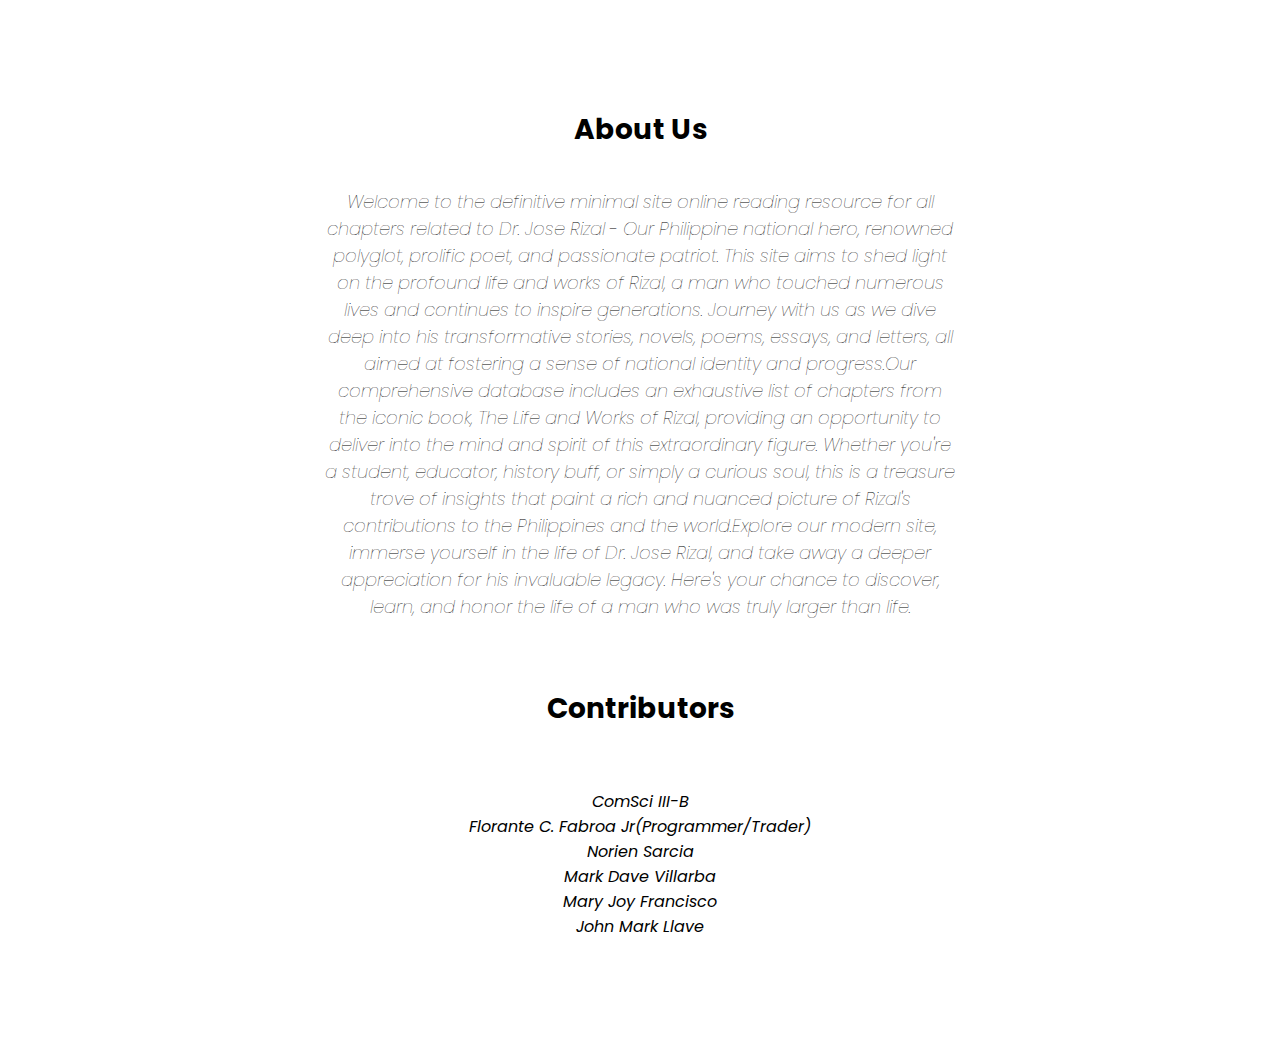
<file: about.html>
<!DOCTYPE html>
<head>
    <meta charset="utf-8" />
    <meta name="viewport" content="width=device-width, initial-scale=1" />
    <link rel="icon" href="images/logotitle.png" type="image/x-icon" />
    <link rel="stylesheet" href="https://cdnjs.cloudflare.com/ajax/libs/font-awesome/4.7.0/css/font-awesome.min.css"/>
    <link rel="stylesheet" href="about.css" />
    <link rel="preconnect" href="https://fonts.googleapis.com" />
    <link rel="preconnect" href="https://fonts.gstatic.com" crossorigin />
    <link rel="stylesheet" href="https://cdnjs.cloudflare.com/ajax/libs/font-awesome/6.4.0/css/all.min.css"/>
    <link href="https://fonts.googleapis.com/css2?family=Poppins:ital,wght@1,300&display=swap" rel="stylesheet">
    <link href="https://unpkg.com/boxicons@2.1.4/css/boxicons.min.css" rel="stylesheet"/>
</head>
<body>
<div class="about_section">
    <h1 class="about_title">About Us</h1>
    <p class="about_content">
     Welcome to the definitive minimal site online reading resource for all chapters related to Dr.
      Jose Rizal - Our Philippine national hero, renowned polyglot,
      prolific poet, and passionate patriot. This site aims to shed light on the
      profound life and works of Rizal, a man who touched numerous lives and
      continues to inspire generations. Journey with us as we dive deep into his
      transformative stories, novels, poems, essays, and letters, all aimed at
      fostering a sense of national identity and progress.Our comprehensive
      database includes an exhaustive list of chapters from the iconic book, The
      Life and Works of Rizal, providing an opportunity to deliver into the mind
      and spirit of this extraordinary figure. Whether you're a student,
      educator, history buff, or simply a curious soul, this is a treasure trove
      of insights that paint a rich and nuanced picture of Rizal's contributions
      to the Philippines and the world.Explore our modern site, immerse yourself in the
      life of Dr. Jose Rizal, and take away a deeper appreciation for his
      invaluable legacy. Here's your chance to discover, learn, and honor the
      life of a man who was truly larger than life.
    </p>
    <h1 class="about_title_2">Contributors</h1>
    <p class="about_contributors"><br>ComSci III-B<br>Florante C. Fabroa Jr(Programmer/Trader)<br>Norien Sarcia<br>Mark Dave Villarba<br>Mary Joy Francisco<br>John Mark Llave<br></p>
</div>
</body>
</file>
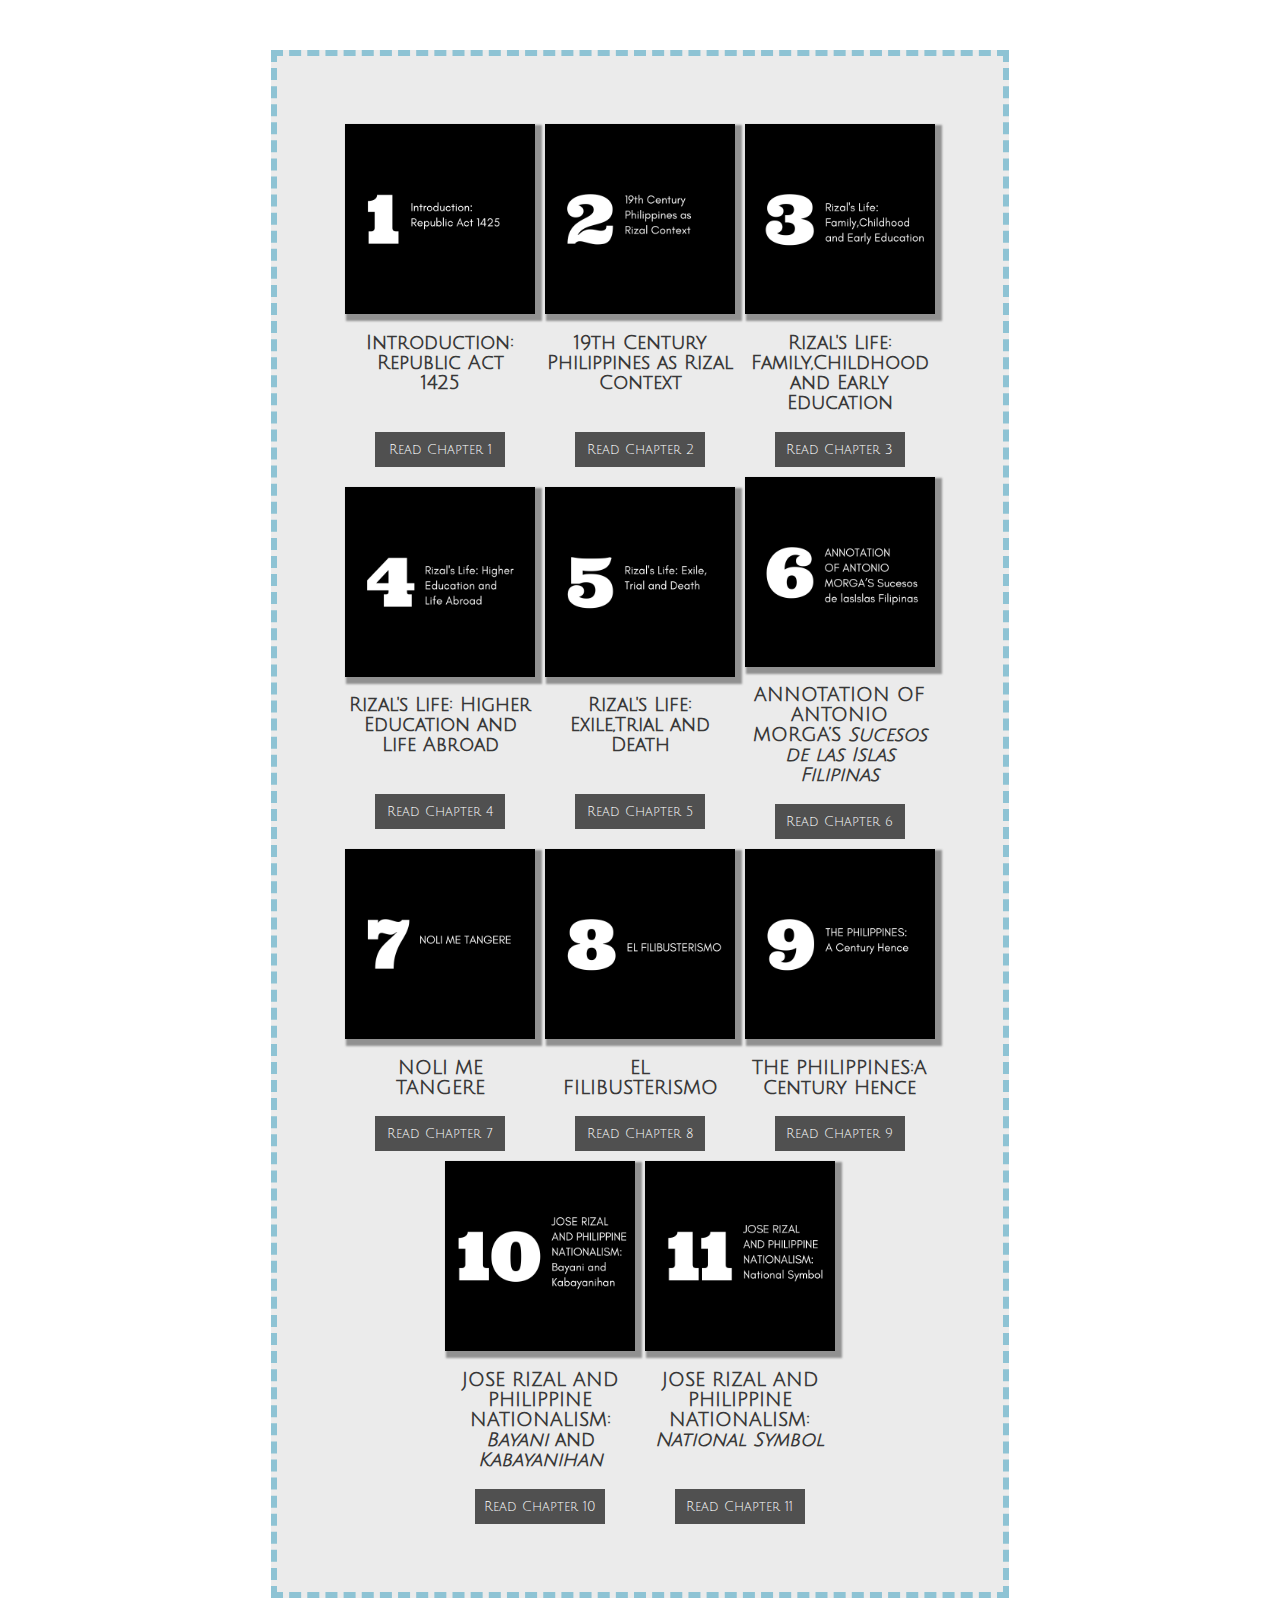
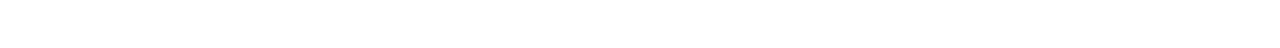
<file: chapters.html>
<!DOCTYPE html>
<head>
    <title>rizal</title>
    <meta charset="utf-8">
    <meta name="viewport" content="width=device-width, initial-scale=1">
    <link rel = "icon" href = "images/logotitle.png" type = "image/x-icon">
    <link rel="stylesheet" href="https://cdnjs.cloudflare.com/ajax/libs/font-awesome/4.7.0/css/font-awesome.min.css">
    <link rel="stylesheet" href="chapters.css">
    <link href="https://fonts.googleapis.com/css2?family=Julius+Sans+One&display=swap" rel="stylesheet">
    <link href="https://fonts.googleapis.com/css2?family=Mohave:wght@300&display=swap" rel="stylesheet">
    <link href='https://unpkg.com/boxicons@2.1.4/css/boxicons.min.css' rel='stylesheet'>
    <link rel="stylesheet" href="https://cdnjs.cloudflare.com/ajax/libs/font-awesome/6.4.0/css/all.min.css">
<head>
<body>
    <div class="container">
        <div class="group">
            <div class="item_1"></div>
            <img src="images/1.png" class="div_images">
            <a href="chapters/chapter1.html"><h3>Introduction: Republic Act <br>1425<br><br></h3></a>
            <button type="button" onclick="location.href='chapters/chapter1.html';">Read Chapter 1</button>
        </div>
        <div class="group">
            <div class="item_2"></div>
            <img src="images/2.png" class="div_images">
            <a href=""><h3>19th Century Philippines as Rizal Context<br><br></h3></a>
            <button type="button" onclick="location.href='chapters/chapter2.html';">Read Chapter 2</button>
        </div>
        <div class="group">
            <div class="item_3"></div> 
            <img src="images/3.png" class="div_images">
            <a href=""><h3>Rizal's Life: Family,Childhood and Early Education</h3></a>
            <button type="button" onclick="location.href='chapters/chapter3.html';">Read Chapter 3</button>
        </div>
        <div class="group">
            <div class="item_4"></div>
            <img src="images/4.png" class="div_images">
            <a href=""><h3>Rizal's Life: Higher Education and Life Abroad<br><br></h3></a>
            <button type="button" onclick="location.href='chapters/chapter4.html';">Read Chapter 4</button>
        </div>
        <div class="group">
            <div class="item_5"></div>
            <img src="images/5.png" class="div_images">
            <a href=""><h3>Rizal's Life: Exile,Trial and Death<br><br></h3></a>
            <button type="button" onclick="location.href='chapters/chapter5.html';">Read Chapter 5</button>
        </div>
        <div class="group">
            <div class="item_6"></div>
            <img src="images/6.png" class="div_images">
            <a href=""><h3>ANNOTATION OF ANTONIO
                MORGA’S <span class="italic">Sucesos de las
                Islas Filipinas</span></h3></a>
                <button type="button" onclick="location.href='chapters/chapter6.html';">Read Chapter 6</button>
        </div>
        <div class="group">
            <div class="item_7"></div>
            <img src="images/7.png" class="div_images">
            <a href=""><h3>NOLI ME <br>TANGERE</h3></a>
            <button type="button" onclick="location.href='chapters/chapter7.html';">Read Chapter 7</button>
        </div>
        <div class="group">
            <div class="item_8"></div>
            <img src="images/8.png" class="div_images">
            <a href=""><h3>EL <br>FILIBUSTERISMO</h3></a>
            <button type="button" onclick="location.href='chapters/chapter8.html';">Read Chapter 8</button>
        </div>
        <div class="group">
            <div class="item_9"></div>
            <img src="images/9.png" class="div_images">
            <a href=""><h3>THE PHILIPPINES:A Century Hence</h3></a>
            <button type="button" onclick="location.href='chapters/chapter9.html';">Read Chapter 9</button>
        </div>
        <div class="group">
            <div class="item_10"></div>
            <img src="images/10.png" class="div_images">
            <a href=""><h3>JOSE RIZAL AND PHILIPPINE
                NATIONALISM: <span class="italic">Bayani</span> and  <span class="italic">Kabayanihan</span></h3></a>
                <button type="button" onclick="location.href='chapters/chapter10.html';">Read Chapter 10</button>
        </div>
        <div class="group">
            <div class="item_11"></div>
            <img src="images/11.png" class="div_images">
            <a href=""><h3>JOSE RIZAL AND PHILIPPINE
                NATIONALISM: <span class="italic">National Symbol<br><br></h3></a>
                    <button type="button" onclick="location.href='chapters/chapter11.html';">Read Chapter 11</button>
        </div>
    </div>
</file>
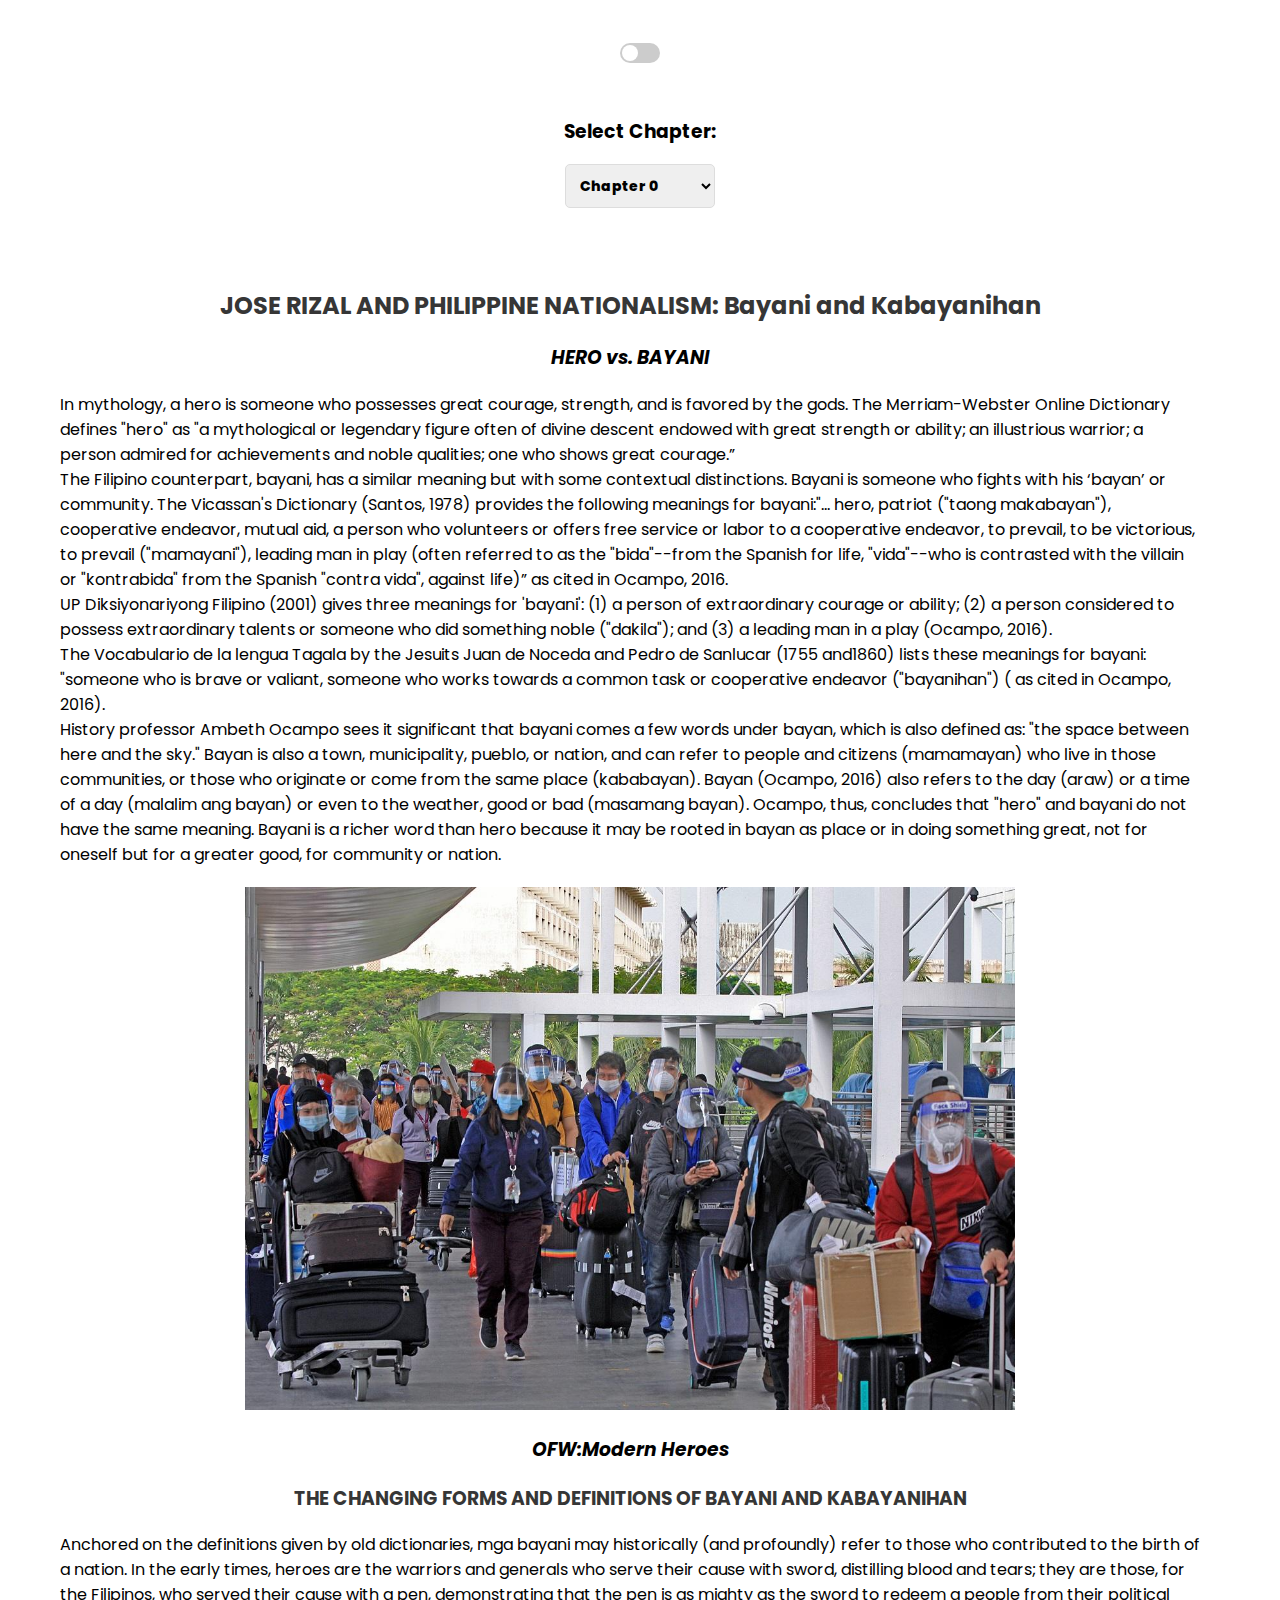
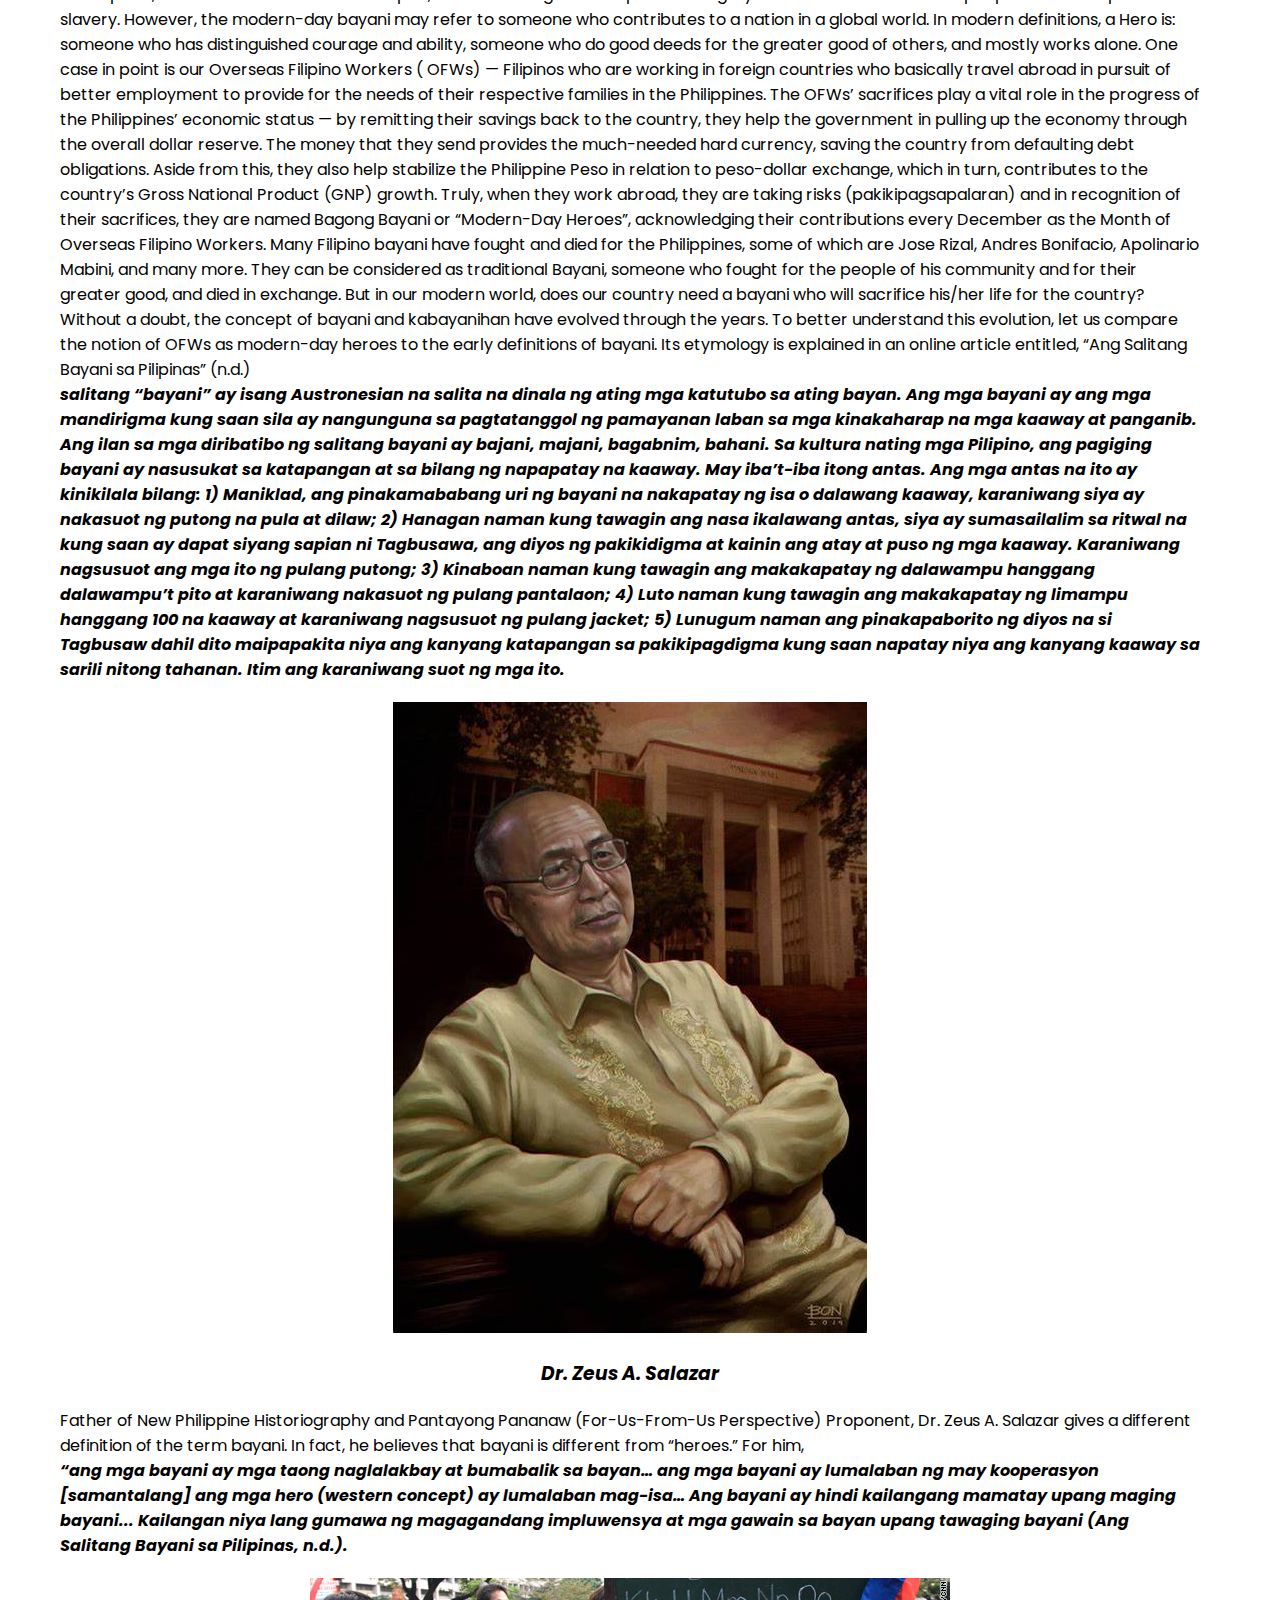
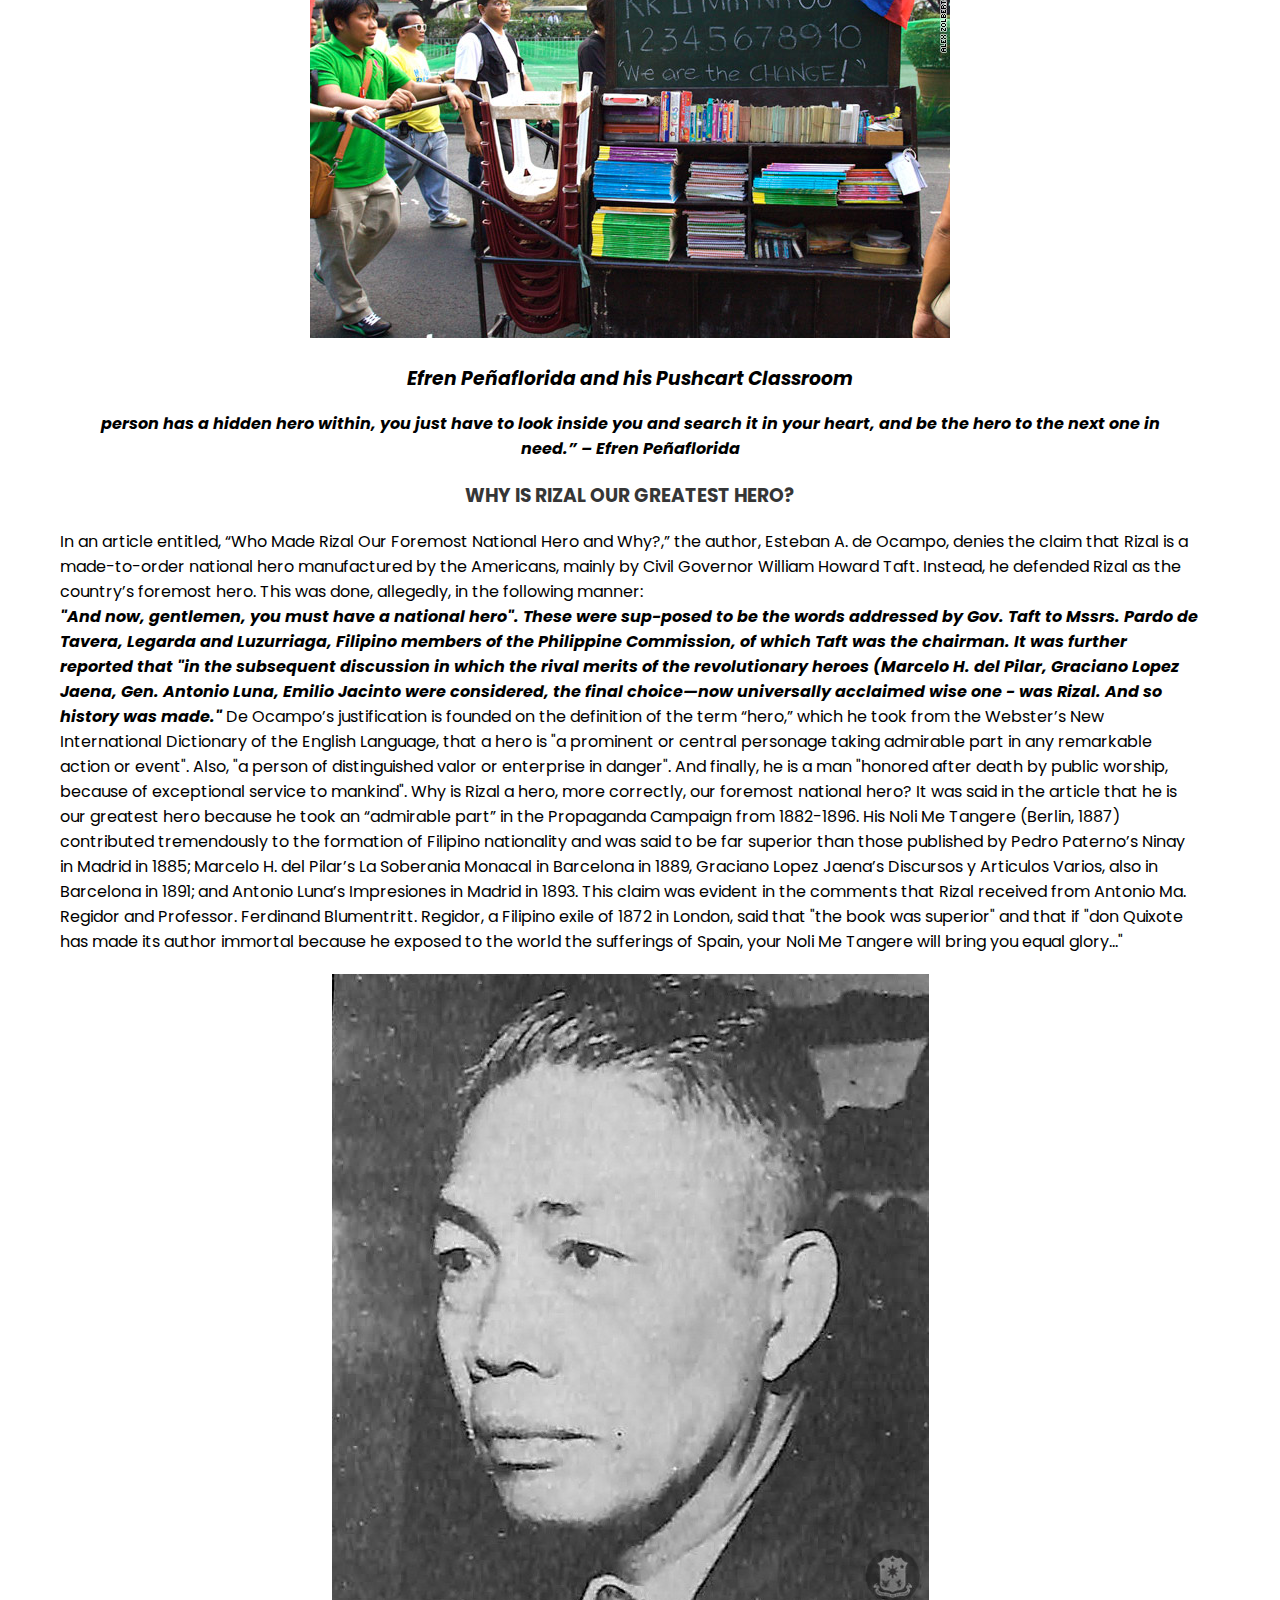
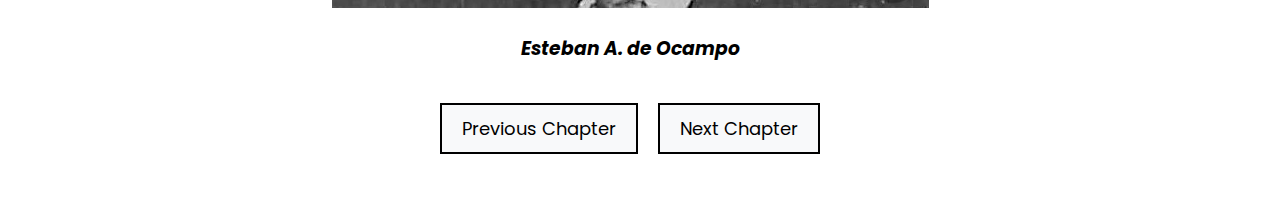
<file: chapters/chapter10.html>
<!DOCTYPE html>
<head>
    <title>Chapter 10: JOSE RIZAL AND PHILIPPINE NATIONALISM: Bayani and Kabayanihan</title>
    <meta charset="utf-8">
    <meta name="viewport" content="width=device-width, initial-scale=1">
    <link rel = "icon" href = "logotitle.png" type = "image/x-icon">
    <link rel="stylesheet" href="https://cdnjs.cloudflare.com/ajax/libs/font-awesome/4.7.0/css/font-awesome.min.css">
    <link rel="stylesheet" href="chapter10.css">
    <link href="https://fonts.googleapis.com/css2?family=Julius+Sans+One&display=swap" rel="stylesheet">
    <link href="https://fonts.googleapis.com/css2?family=Mohave:wght@300&display=swap" rel="stylesheet">
    <link href='https://unpkg.com/boxicons@2.1.4/css/boxicons.min.css' rel='stylesheet'>
    <link rel="stylesheet" href="https://cdnjs.cloudflare.com/ajax/libs/font-awesome/6.4.0/css/all.min.css">
    <link href="https://fonts.googleapis.com/css2?family=Poppins:wght@200;300&display=swap" rel="stylesheet">
<head>
<body>
    <nav class="navbar">
        <label class="switch">
            <input type="checkbox" id="dark-mode-toggle">
            <span class="slider"></span>
        </label>
    </nav>
    <div class="selector">
        <h3>Select Chapter:</h3>
        <select id="manga-chapters" name="manga-chapters" onchange="loadChapter()">
            <option value="/index.html">Chapter 0</option>
            <option value="chapter1.html">Chapter 1: The Rizal Law and It's Importance</option>
            <option value="chapter2.html">Chapter 2: The Revolutions</option>
            <option value="chapter3.html">Chapter 3: The Rizal Family</option>
            <option value="chapter4.html">Chapter 4: Rizal’s Life: Higher Education and Life Abroad</option>
            <option value="chapter5.html">Chapter 5: RIZAL’S LIFE: Exile,Trial, and Death</option>
            <option value="chapter6.html">Chapter 6: ANNOTATION OF ANTONIO MORGA’S Sucesos de las Islas Filipinas</option>
            <option value="chapter7.html">Chapter 7: NOLI ME TANGERE</option>
            <option value="chapter8.html">Chapter 8: EL FILIBUSTERISMO</option>
            <option value="chapter9.html">Chapter 9: THE PHILIPPINES:A Century Hence </option>
            <option value="chapter10.html">Chapter 10: JOSE RIZAL AND PHILIPPINE NATIONALISM: Bayani and Kabayanihan</option>
            <option value="chapter11.html">Chapter 11: JOSE RIZAL AND PHILIPPINE NATIONALISM: National Symbol</option>
        </select>
    </div>
    <div class="chapter10_container">
        <div class="content_container">
            <h2 class="h3_intro"> JOSE RIZAL AND PHILIPPINE NATIONALISM: Bayani and Kabayanihan</h2>
            <div class="image">
                <h3 class="young"> HERO vs. BAYANI</h3>
            </div>
            <p>
                In mythology, a hero is someone who possesses great courage, strength, and is favored by the gods. The Merriam-Webster Online Dictionary defines "hero" 
                as "a mythological or legendary figure often of divine descent endowed with great strength or ability; an illustrious warrior; a person admired for achievements 
                and noble qualities; one who shows great courage.”<br>
                The Filipino counterpart, bayani, has a similar meaning but with some contextual distinctions. Bayani is someone who fights with his ‘bayan’ or community. The 
                Vicassan's Dictionary (Santos, 1978) provides the following meanings for bayani:"... hero, patriot ("taong makabayan"), cooperative endeavor, mutual aid, a person 
                who volunteers or offers free service or labor to a cooperative endeavor, to prevail, to be victorious, to prevail ("mamayani"), leading man in play (often referred to 
                as the "bida"--from the Spanish for life, "vida"--who is contrasted with the villain or "kontrabida" from the Spanish "contra vida", against life)” as cited in Ocampo, 2016.<br>
                UP Diksiyonariyong Filipino (2001) gives three meanings for 'bayani': (1) a person of extraordinary courage or ability; (2) a person considered to possess extraordinary 
                talents or someone who did something noble ("dakila"); and (3) a leading man in a play (Ocampo, 2016).<br>
                The Vocabulario de la lengua Tagala by the Jesuits Juan de Noceda and Pedro de Sanlucar (1755 and1860) lists these meanings for bayani: "someone who is brave or valiant, 
                someone who works towards a common task or cooperative endeavor ("bayanihan") ( as cited in Ocampo, 2016).<br>
                History professor Ambeth Ocampo sees it significant that bayani comes a few words under bayan, which is also defined as: "the space between here and the sky." Bayan is 
                also a town, municipality, pueblo, or nation, and can refer to people and citizens (mamamayan) who live in those communities, or those who originate or come from the 
                same place (kababayan). Bayan (Ocampo, 2016) also refers to the day (araw) or a time of a day (malalim ang bayan) or even to the weather, good or bad (masamang bayan). 
                Ocampo, thus, concludes that "hero" and bayani do not have the same meaning. Bayani is a richer word than hero because it may be rooted in bayan as place or in doing 
                something great, not for oneself but for a greater good, for community or nation.
            </p>
            <div class="image">
                <img src="ofw.jpg" class=""  alt="Republic Act 1425">
                <h3 class="young">OFW:Modern Heroes</h3>
            </div>
            <h3 class="h3_intro"> THE CHANGING FORMS AND DEFINITIONS OF BAYANI AND KABAYANIHAN</h3>
            <p>
                Anchored on the definitions given by old dictionaries, mga bayani may historically (and profoundly) refer to those who contributed to the 
                birth of a nation. In the early times, heroes are the warriors and generals who serve their cause with sword, distilling blood and tears; 
                they are those, for the Filipinos, who served their cause with a pen, demonstrating that the pen is as mighty as the sword to redeem a people from their political slavery.
                However, the modern-day bayani may refer to someone who contributes to a nation in a global world.
                In modern definitions, a Hero is: someone who has distinguished courage and ability, someone who do good deeds for the greater good of others, 
                and mostly works alone. One case in point is our Overseas Filipino Workers ( OFWs) — Filipinos who are working in foreign 
                countries who basically travel abroad in pursuit of better employment to provide for the needs of their respective families in the Philippines. The OFWs’ sacrifices play a vital role in the progress of the Philippines’ economic status — by remitting their savings back to the country, they help the government in pulling up the economy through the overall dollar reserve. The money that they send provides the much-needed hard currency, saving the country from defaulting debt obligations. Aside from this, they also help stabilize the Philippine Peso in relation to peso-dollar exchange, which in turn, contributes to the country’s Gross National Product (GNP) growth. Truly, when they work abroad, they are taking risks (pakikipagsapalaran) and in recognition of their sacrifices, they are named Bagong Bayani or “Modern-Day Heroes”, acknowledging their contributions every December as the Month of Overseas Filipino Workers.
                Many Filipino bayani have fought and died for the Philippines, some of which are Jose Rizal, Andres Bonifacio, Apolinario 
                Mabini, and many more. They can be considered as traditional Bayani, someone who fought for the people of his community and 
                for their greater good, and died in exchange. But in our modern world, does our country need a bayani who will sacrifice his/her life for the country?
                Without a doubt, the concept of bayani and kabayanihan have evolved through the years. To better understand this evolution, 
                let us compare the notion of OFWs as modern-day heroes to the early definitions of bayani. Its etymology is explained in an 
                online article entitled, “Ang Salitang Bayani sa Pilipinas” (n.d.)<br>
                <span class="bold2">salitang “bayani” ay isang Austronesian na salita na dinala ng ating mga katutubo sa ating bayan. Ang mga bayani ay ang mga 
                mandirigma kung saan sila ay nangunguna sa pagtatanggol ng pamayanan laban sa mga kinakaharap na mga kaaway at panganib. Ang ilan 
                sa mga diribatibo ng salitang bayani ay bajani, majani, bagabnim, bahani.
                Sa kultura nating mga Pilipino, ang pagiging bayani ay nasusukat sa katapangan at sa bilang ng napapatay na kaaway. May iba’t-iba 
                itong antas. Ang mga antas na ito ay kinikilala bilang: 1) Maniklad, ang pinakamababang uri ng bayani na nakapatay ng isa o dalawang 
                kaaway, karaniwang siya ay nakasuot ng putong na pula at dilaw; 2) Hanagan naman kung tawagin ang nasa ikalawang antas, siya ay 
                sumasailalim sa ritwal na kung saan ay dapat siyang sapian ni Tagbusawa, ang diyos ng pakikidigma at kainin ang atay at puso ng 
                mga kaaway. Karaniwang nagsusuot ang mga ito ng pulang putong; 3) Kinaboan naman kung tawagin ang makakapatay ng dalawampu hanggang 
                dalawampu’t pito at karaniwang nakasuot ng pulang pantalaon; 4) Luto naman kung tawagin ang makakapatay ng limampu hanggang 100 na 
                kaaway at karaniwang nagsusuot ng pulang jacket; 5) Lunugum naman ang pinakapaborito ng diyos na si Tagbusaw dahil dito maipapakita niya 
                ang kanyang katapangan sa pakikipagdigma kung saan napatay niya ang kanyang kaaway sa sarili nitong tahanan. Itim ang karaniwang suot ng mga ito.</span>
            </p>
            <div class="image">
                <img src="sal.jpg" class=""  alt="Republic Act 1425">
                <h3 class="young">Dr. Zeus A. Salazar</h3>
            </div>
            <p>
                Father of New Philippine Historiography and Pantayong Pananaw (For-Us-From-Us Perspective) Proponent, Dr. Zeus A. Salazar gives a different definition of the term bayani.
                In fact, he believes that bayani is different from “heroes.” For him,<br>
                <span class="bold2">“ang mga bayani ay mga taong naglalakbay at bumabalik sa bayan… ang mga bayani ay lumalaban ng may kooperasyon 
                [samantalang] ang mga hero (western concept) ay lumalaban mag-isa… Ang bayani ay hindi kailangang mamatay upang 
                maging bayani... Kailangan niya lang gumawa ng magagandang impluwensya at mga gawain sa bayan upang
                tawaging bayani (Ang Salitang Bayani sa Pilipinas, n.d.).</span>
            </p>
            <div class="image">
                <img src="push.jpg" class=""  alt="Republic Act 1425">
                <h3 class="young">Efren Peñaflorida and his Pushcart Classroom</h3>
                <p>
                    <span class="bold2"> person has a hidden hero within, you just have to look inside you and search it in your heart, and be the hero to the next one in need.”
                    – Efren Peñaflorida</span>
                </p>
            </div>
            </p>
            <h3 class="h3_intro"> WHY IS RIZAL OUR GREATEST HERO?</h3>
            <p>
                In an article entitled, “Who Made Rizal Our Foremost National Hero and Why?,” the author, Esteban A. de Ocampo, 
                denies the claim that Rizal is a made-to-order national hero manufactured by the Americans, mainly by Civil Governor 
                William Howard Taft. Instead, he defended Rizal as the country’s foremost hero. This was done, allegedly, in the following manner:<br>
                <span class="bold2">"And now, gentlemen, you must have a national hero". These were sup-posed to be the words addressed by Gov. Taft to Mssrs. 
                Pardo de Tavera, Legarda and Luzurriaga, Filipino members of the Philippine Commission, of which Taft was the chairman. It 
                was further reported that "in the subsequent discussion in which the rival merits of the revolutionary heroes (Marcelo H. del Pilar, Graciano Lopez Jaena, Gen. Antonio Luna, Emilio
                Jacinto were considered, the final choice—now universally acclaimed wise one - was Rizal. And so history was made."</span>
                De Ocampo’s justification is founded on the definition of the term “hero,” which he took from the Webster’s New International Dictionary of the English Language, 
                that a hero is "a prominent or central personage taking admirable part in any remarkable action or event". Also, "a person of distinguished valor or enterprise 
                in danger". And finally, he is a man "honored after death by public worship, because of exceptional service to mankind".
                Why is Rizal a hero, more correctly, our foremost national hero? It was said in the article that he is our greatest hero because he took an “admirable part” in 
                the Propaganda Campaign from 1882-1896. His Noli Me Tangere (Berlin, 1887) contributed tremendously to the formation of Filipino nationality and was said to be 
                far superior than those published by Pedro Paterno’s Ninay in Madrid in 1885; Marcelo H. del Pilar’s La Soberania Monacal in Barcelona in 1889, Graciano Lopez 
                Jaena’s Discursos y Articulos Varios, also in Barcelona in 1891; and Antonio Luna’s Impresiones in Madrid in 1893. This claim was evident in the comments that Rizal 
                received from Antonio Ma. Regidor and Professor. Ferdinand Blumentritt. Regidor, a Filipino exile of 1872 in London, said that "the book was superior" and that if 
                "don Quixote has made its author immortal because he exposed to the world the sufferings of Spain, your Noli Me Tangere will bring you equal glory…"
            </p>
            <div class="image">
                <img src="este.jpg" class=""  alt="Republic Act 1425">
                <h3 class="young">Esteban A. de Ocampo</h3>
            </div>
            <div class="button-container">
                <a href="chapter9.html" class="chapter-button past">Previous Chapter</a>
                <a href="chapter11.html" class="chapter-button next">Next Chapter</a>
            </div> 
        </div>
        <script src="script.js"></script>
        <script>
            function loadChapter() {
                var selectElement = document.getElementById('manga-chapters');
                var selectedValue = selectElement.options[selectElement.selectedIndex].value;
    
                // Now, 'selectedValue' contains the value of the selected option.
                // Use this value to navigate to the selected chapter.
                window.location.href = selectedValue;
            }
        </script>
    </div>
</file>
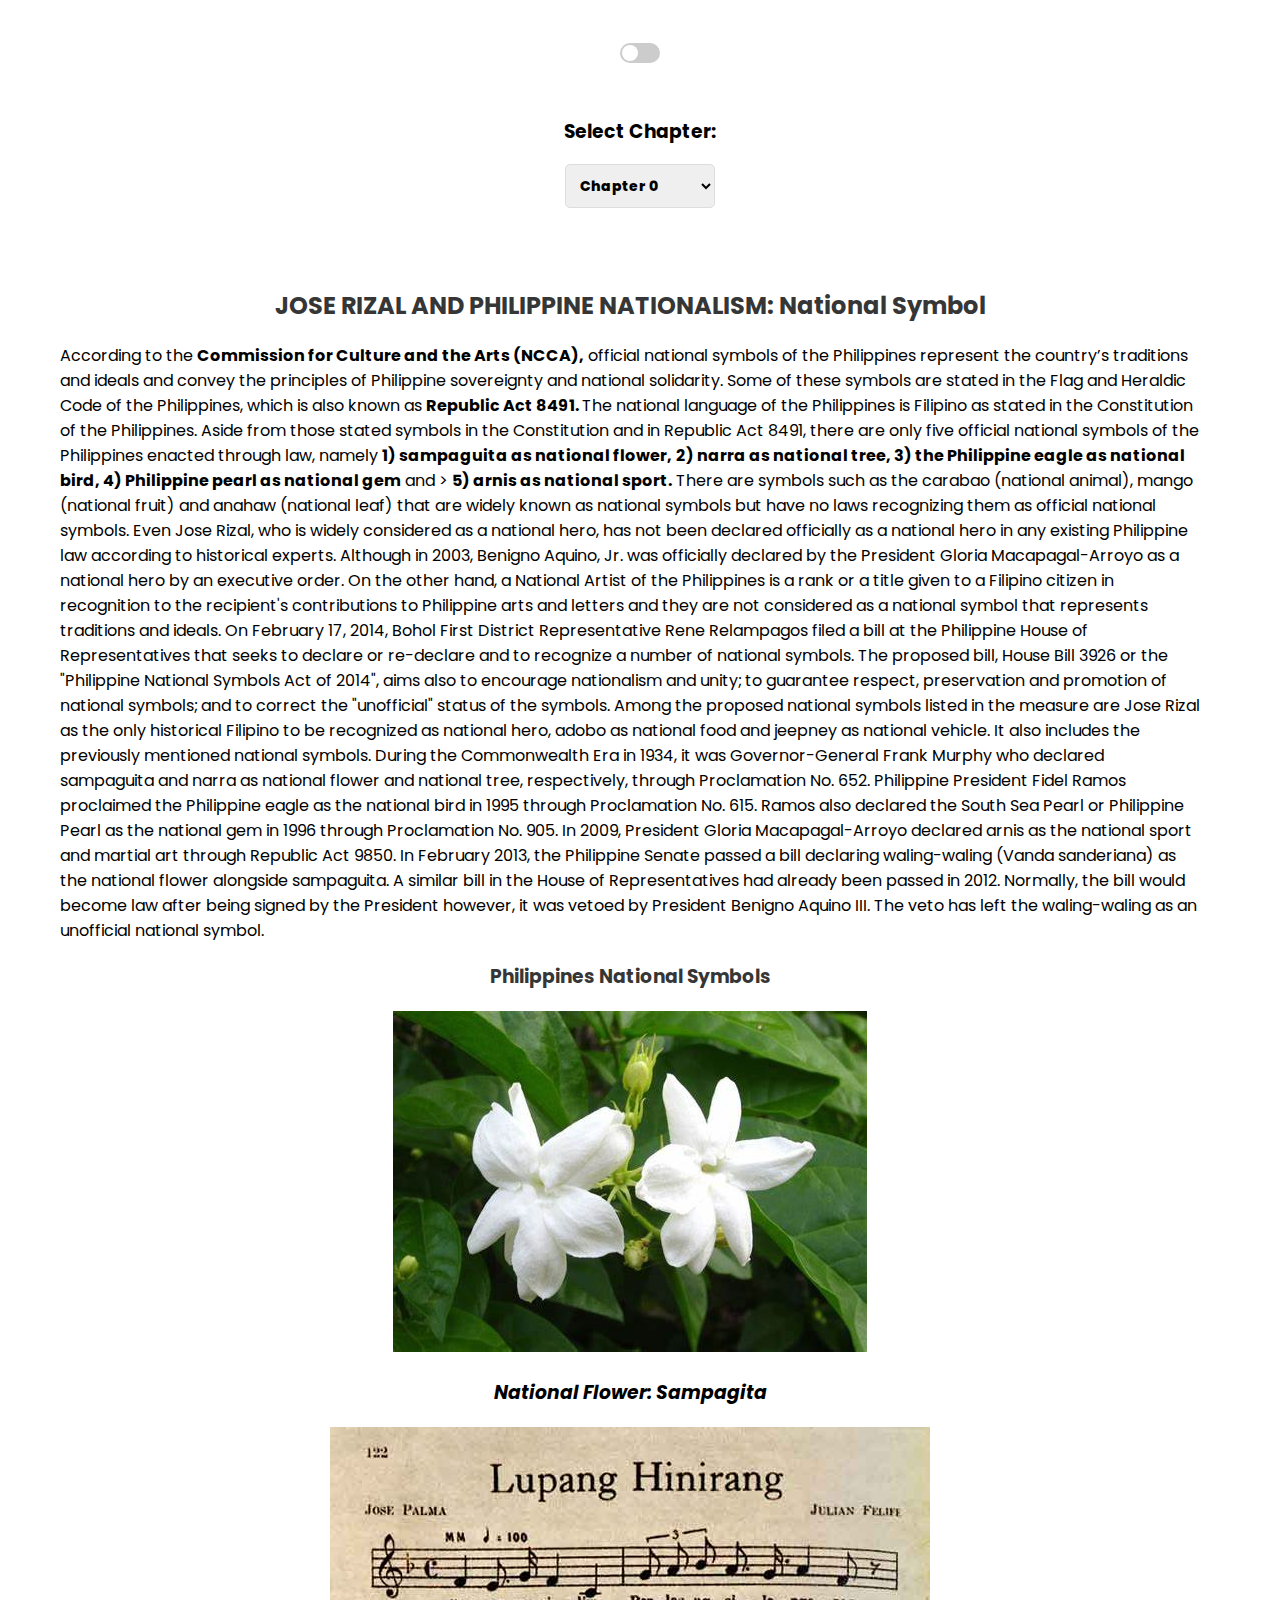
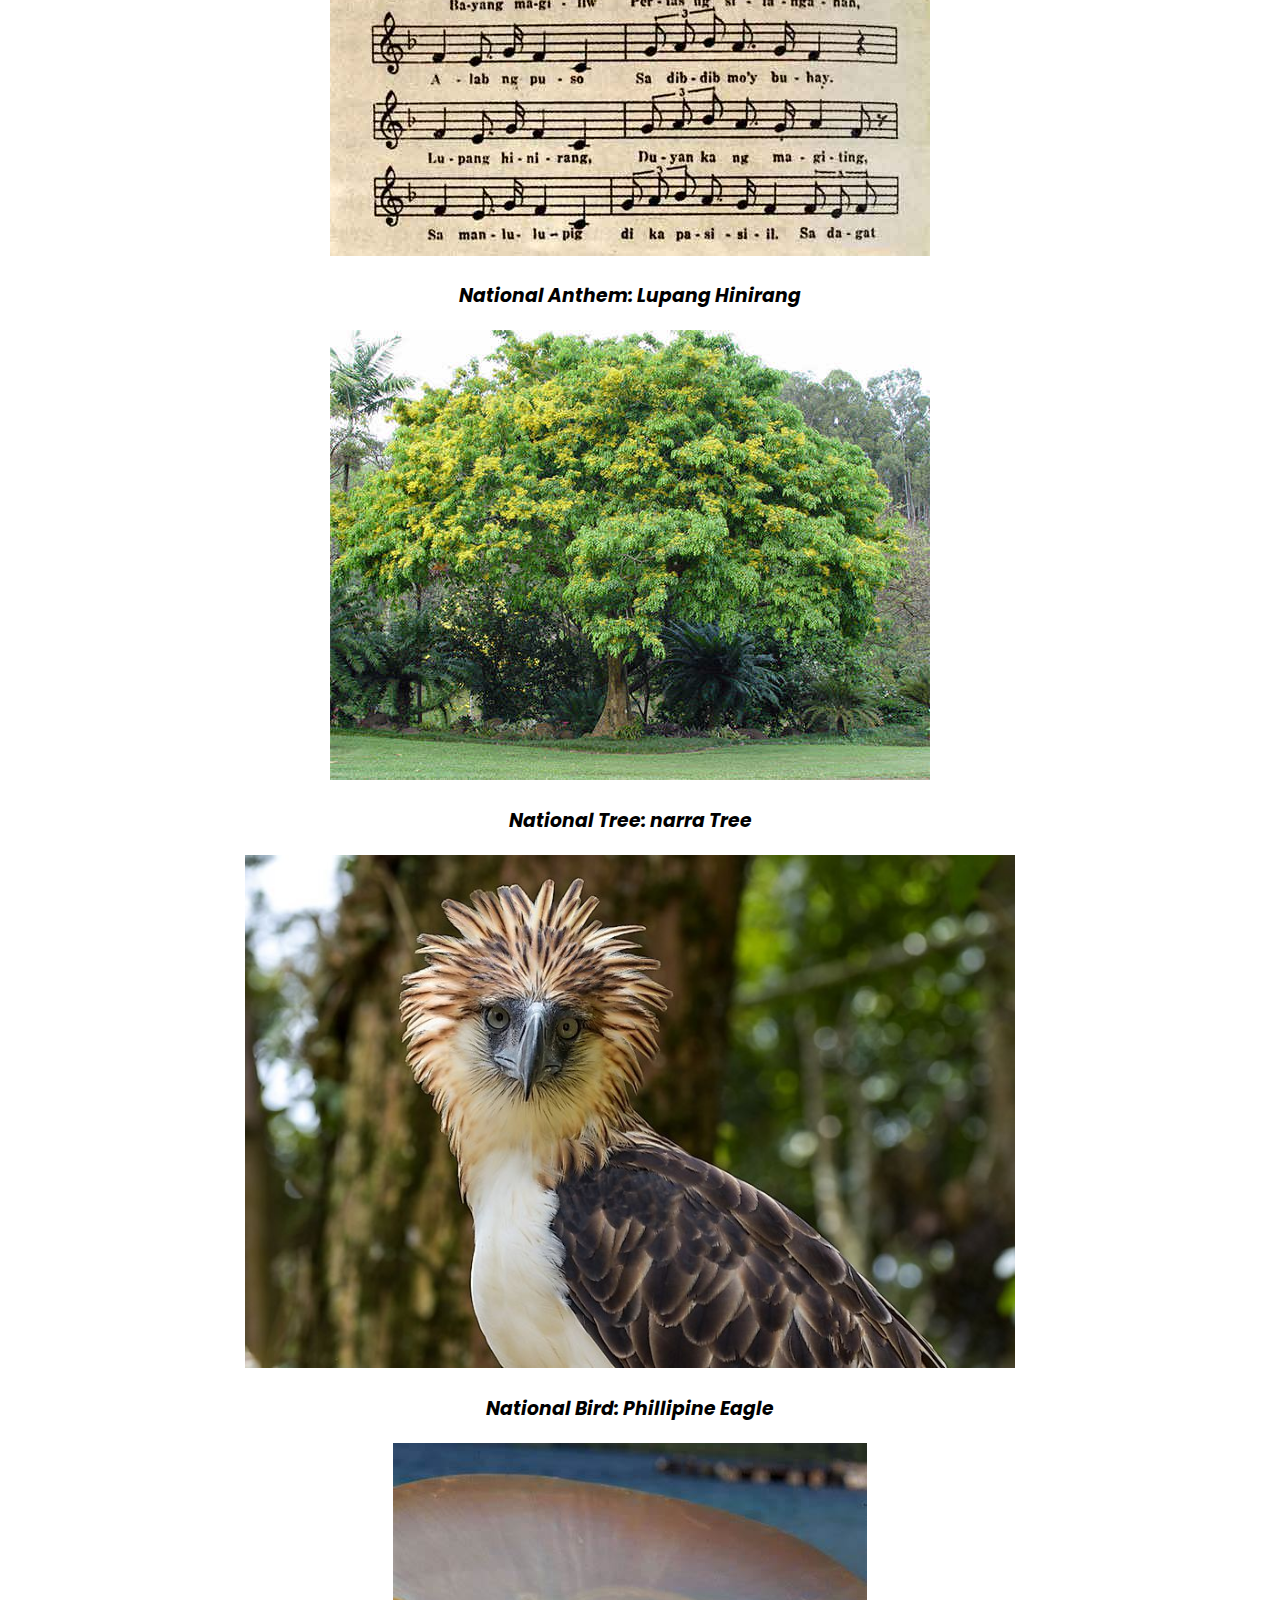
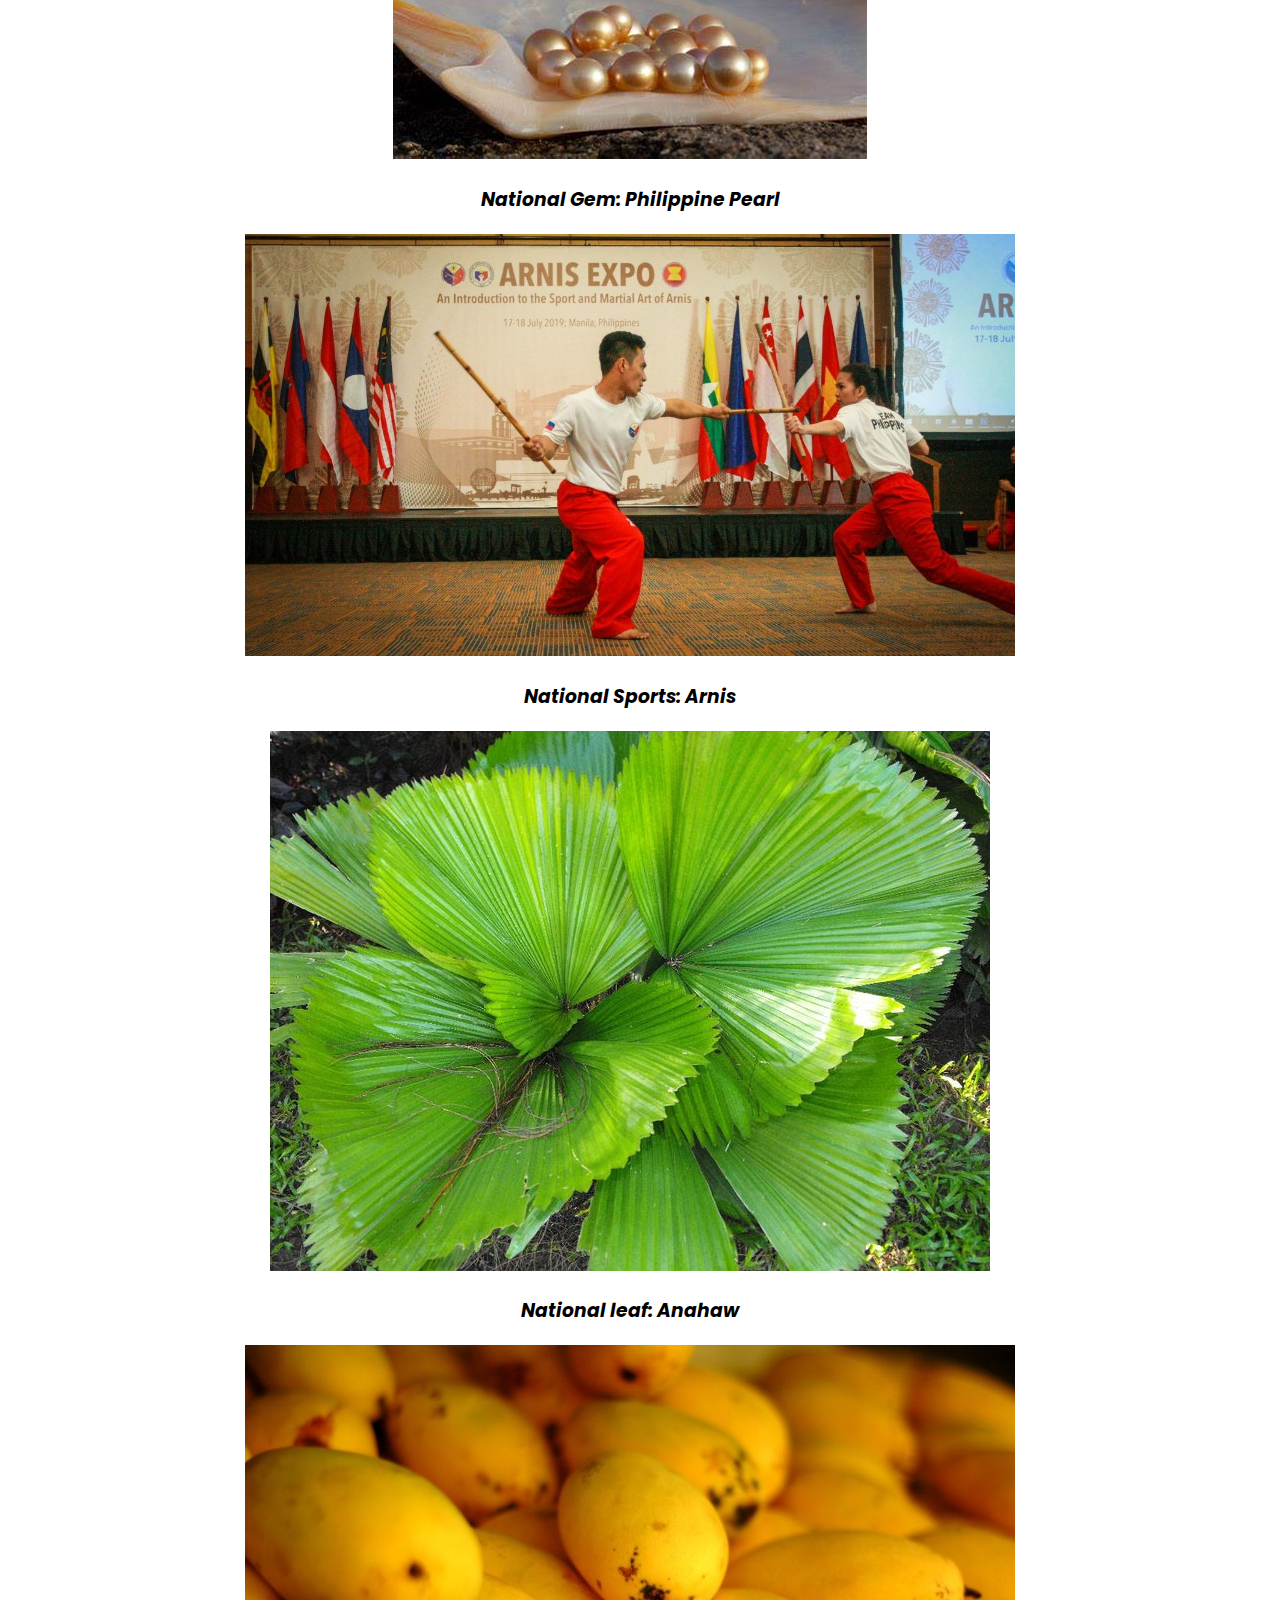
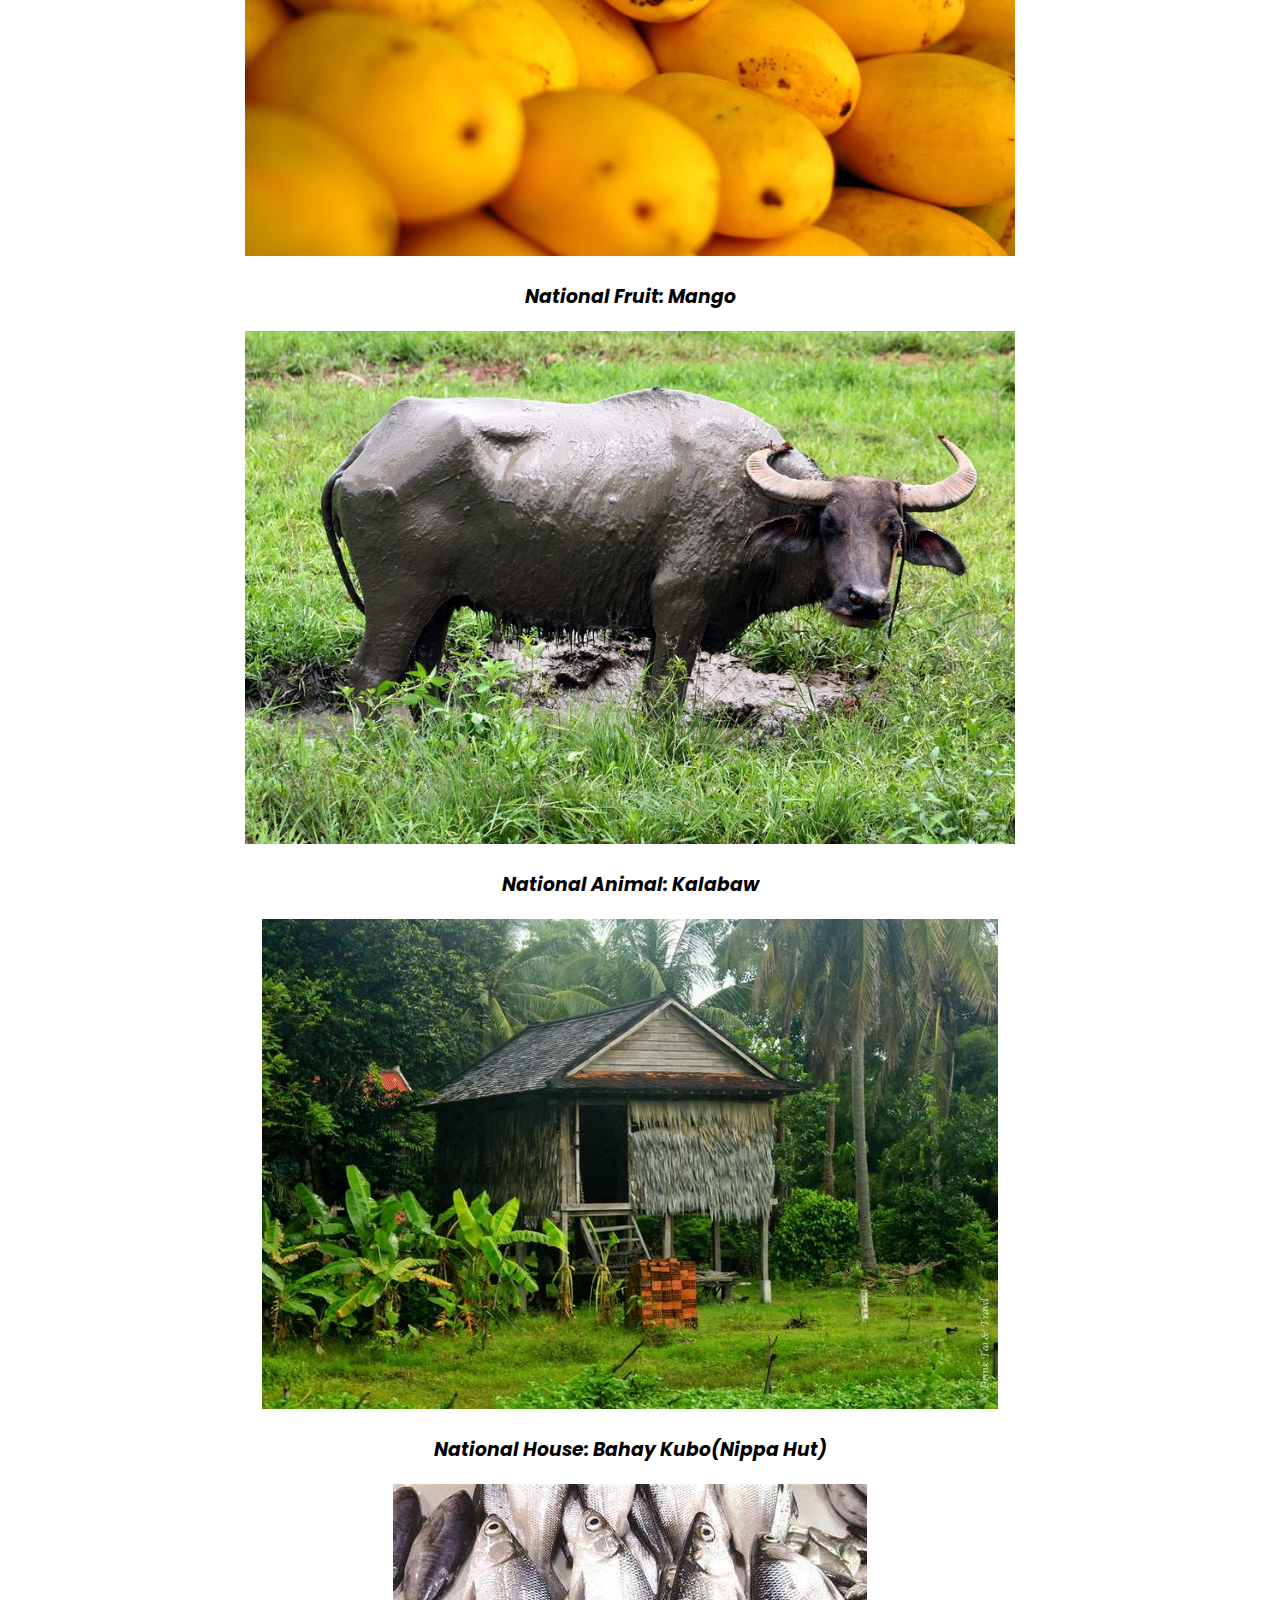
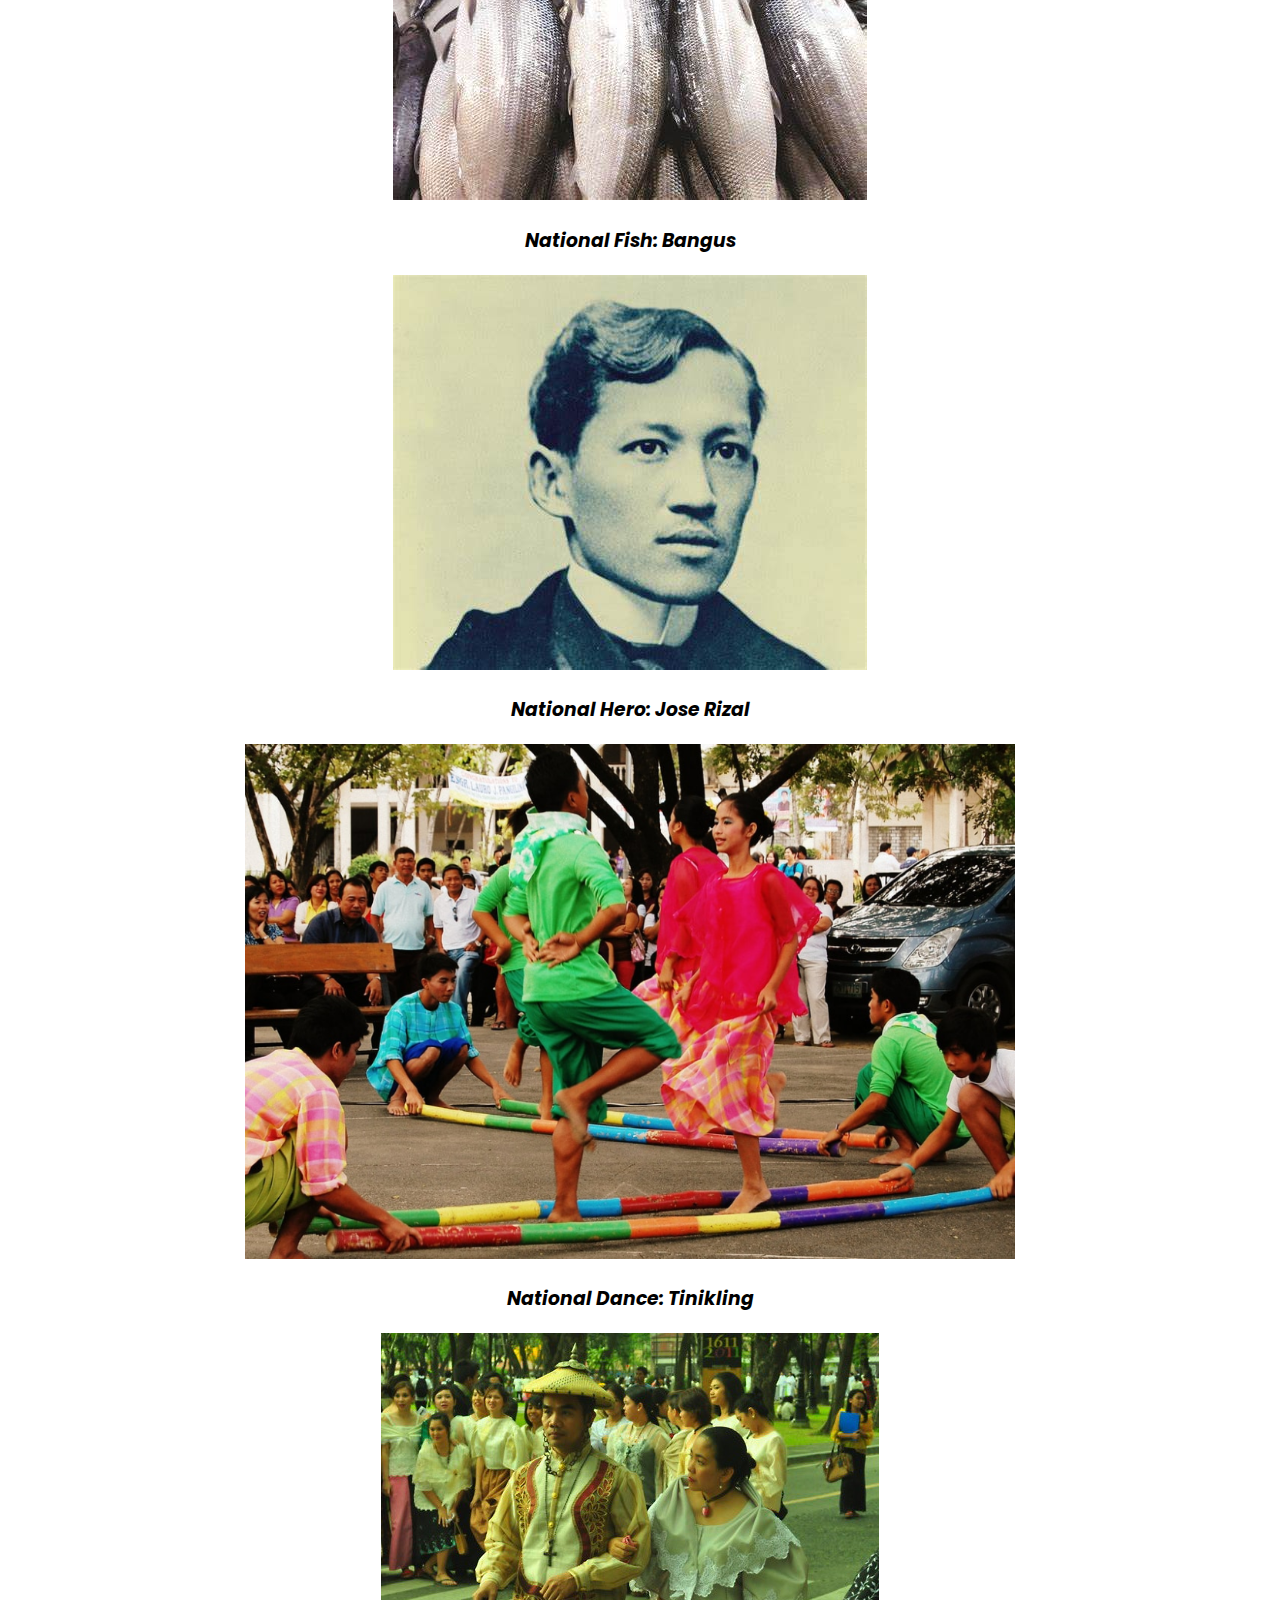
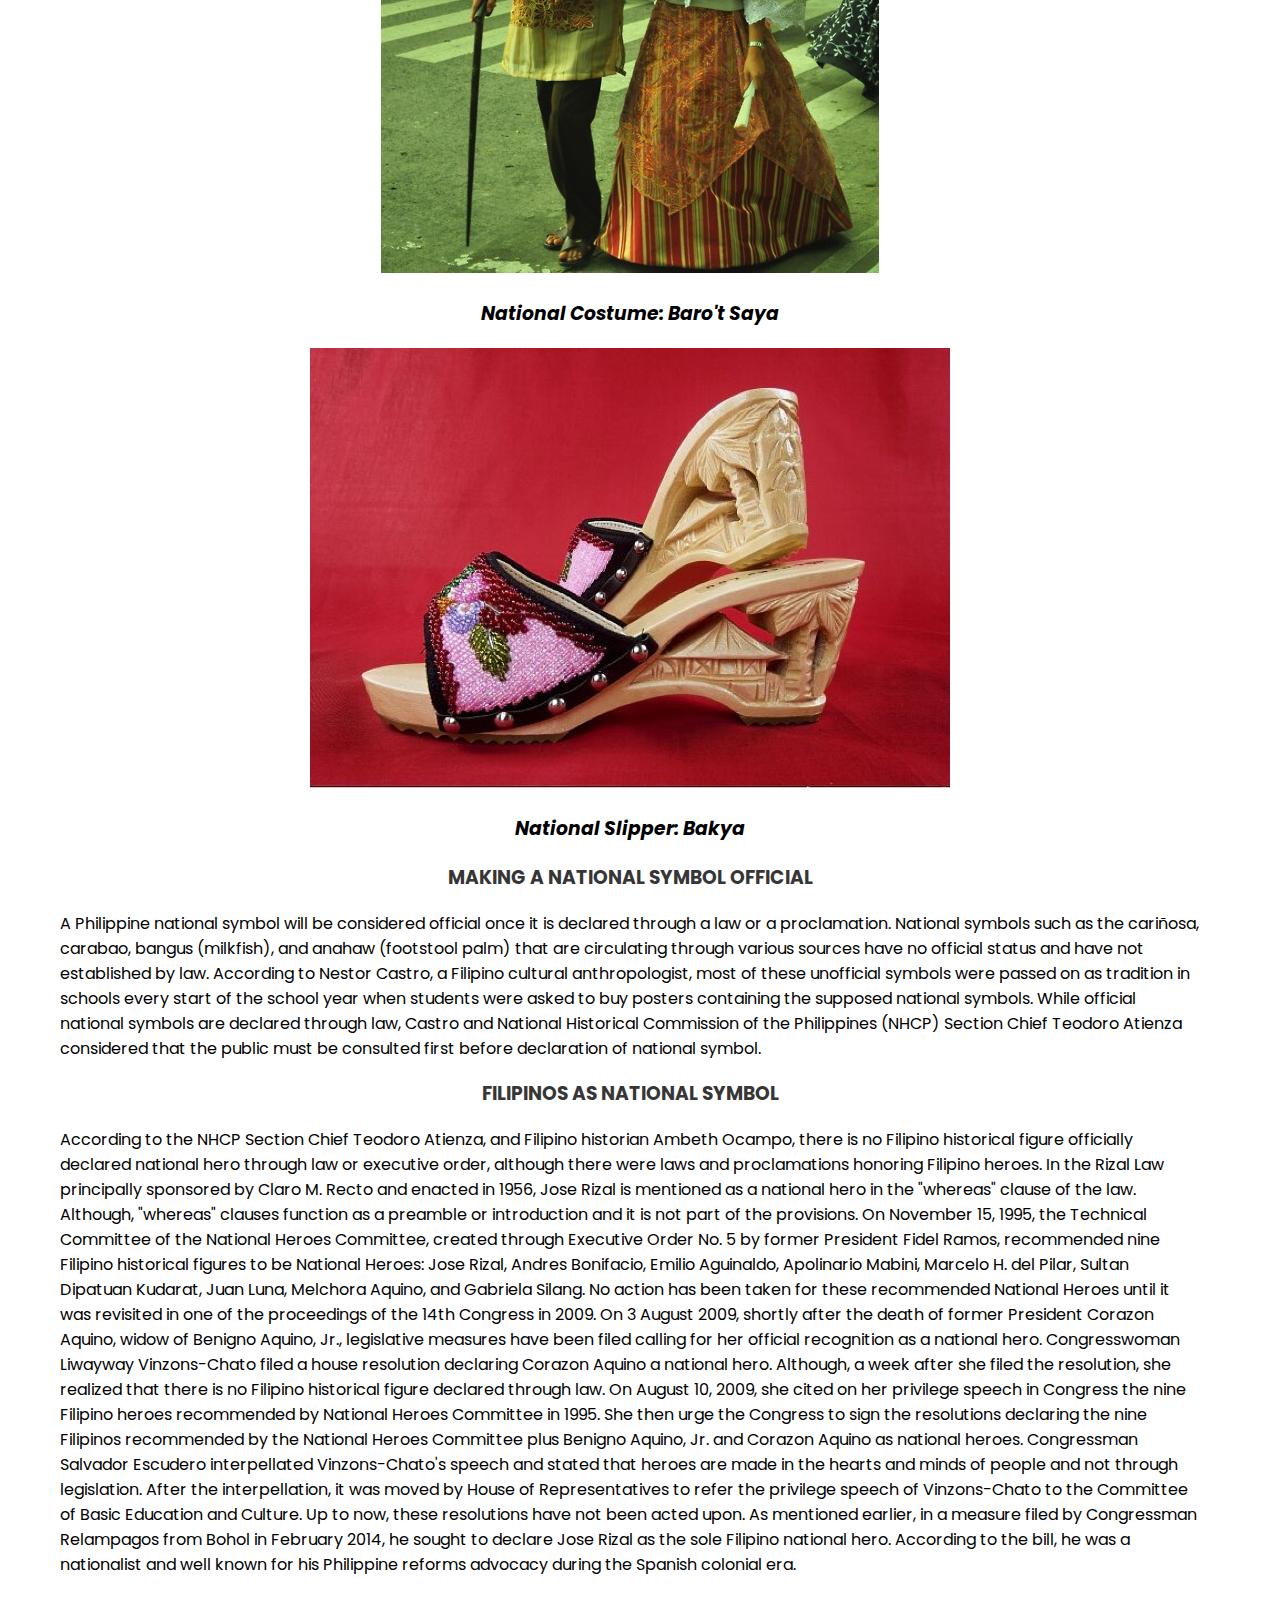
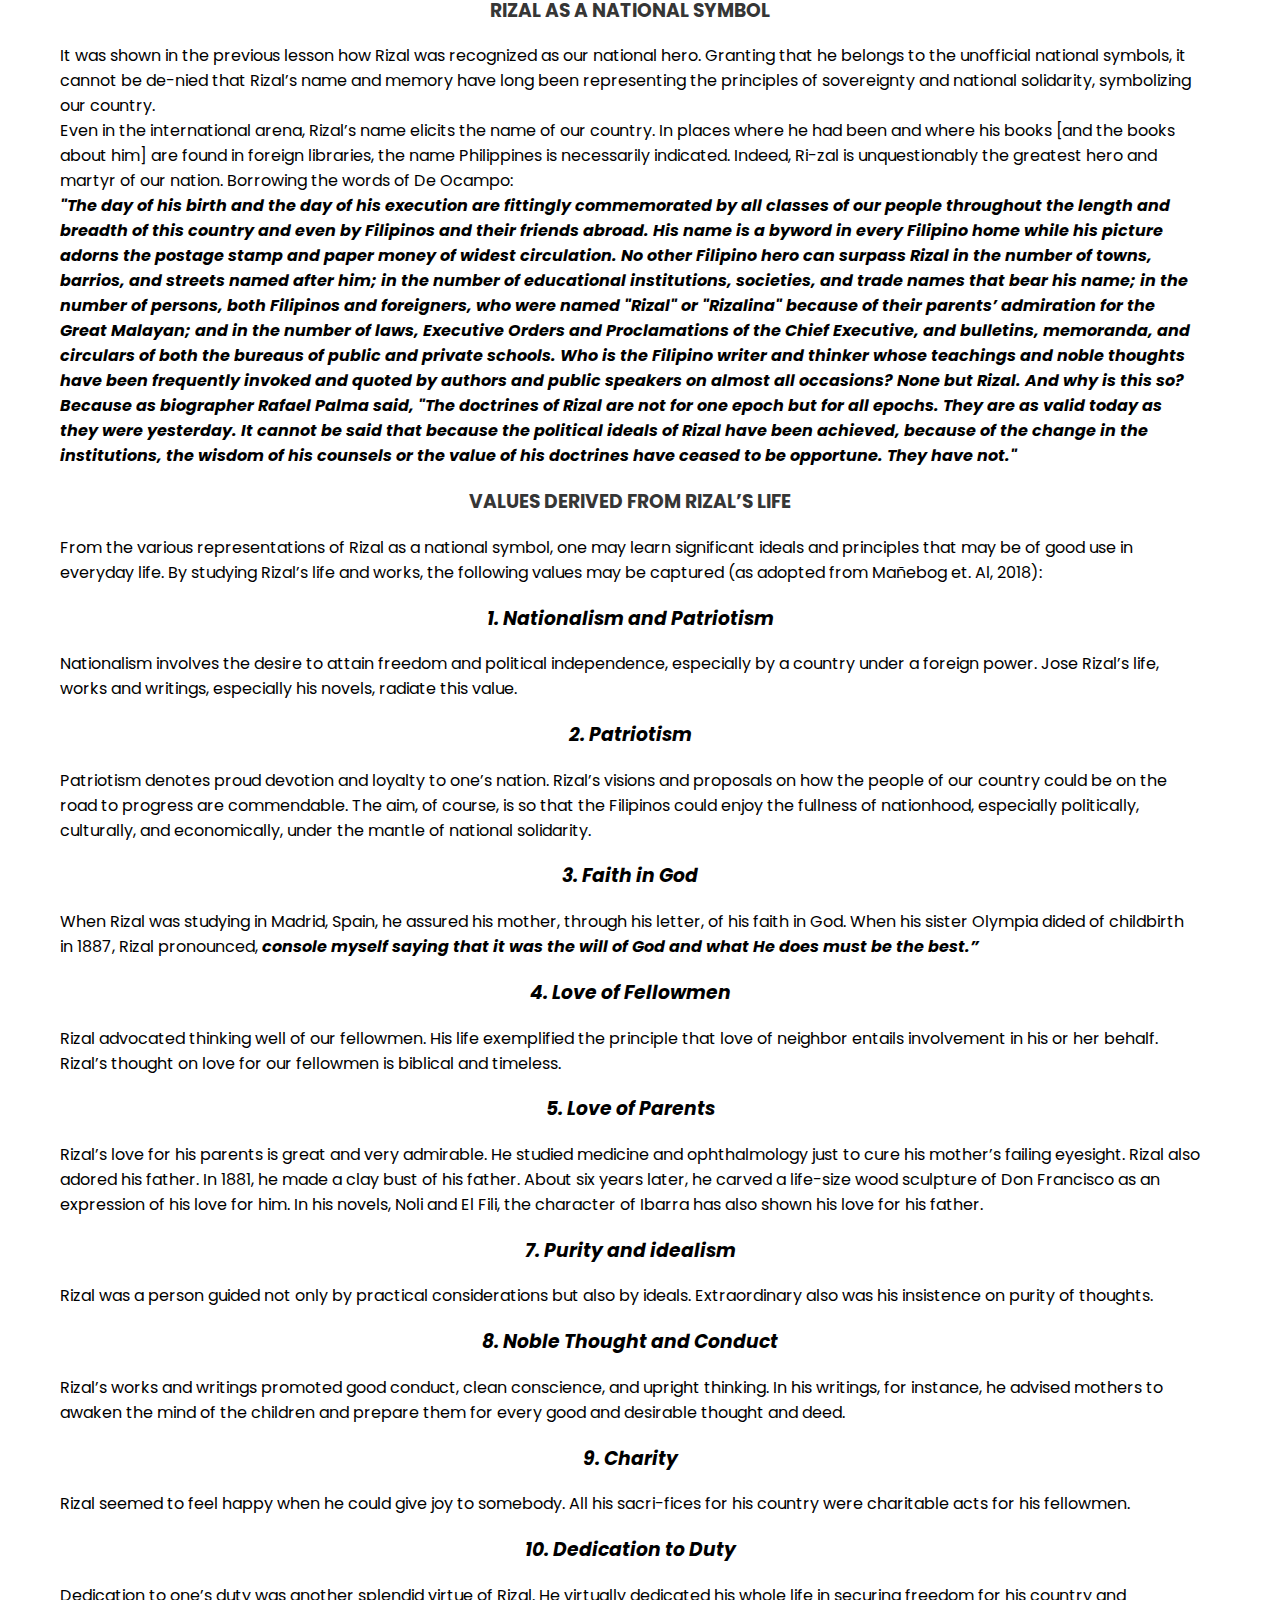
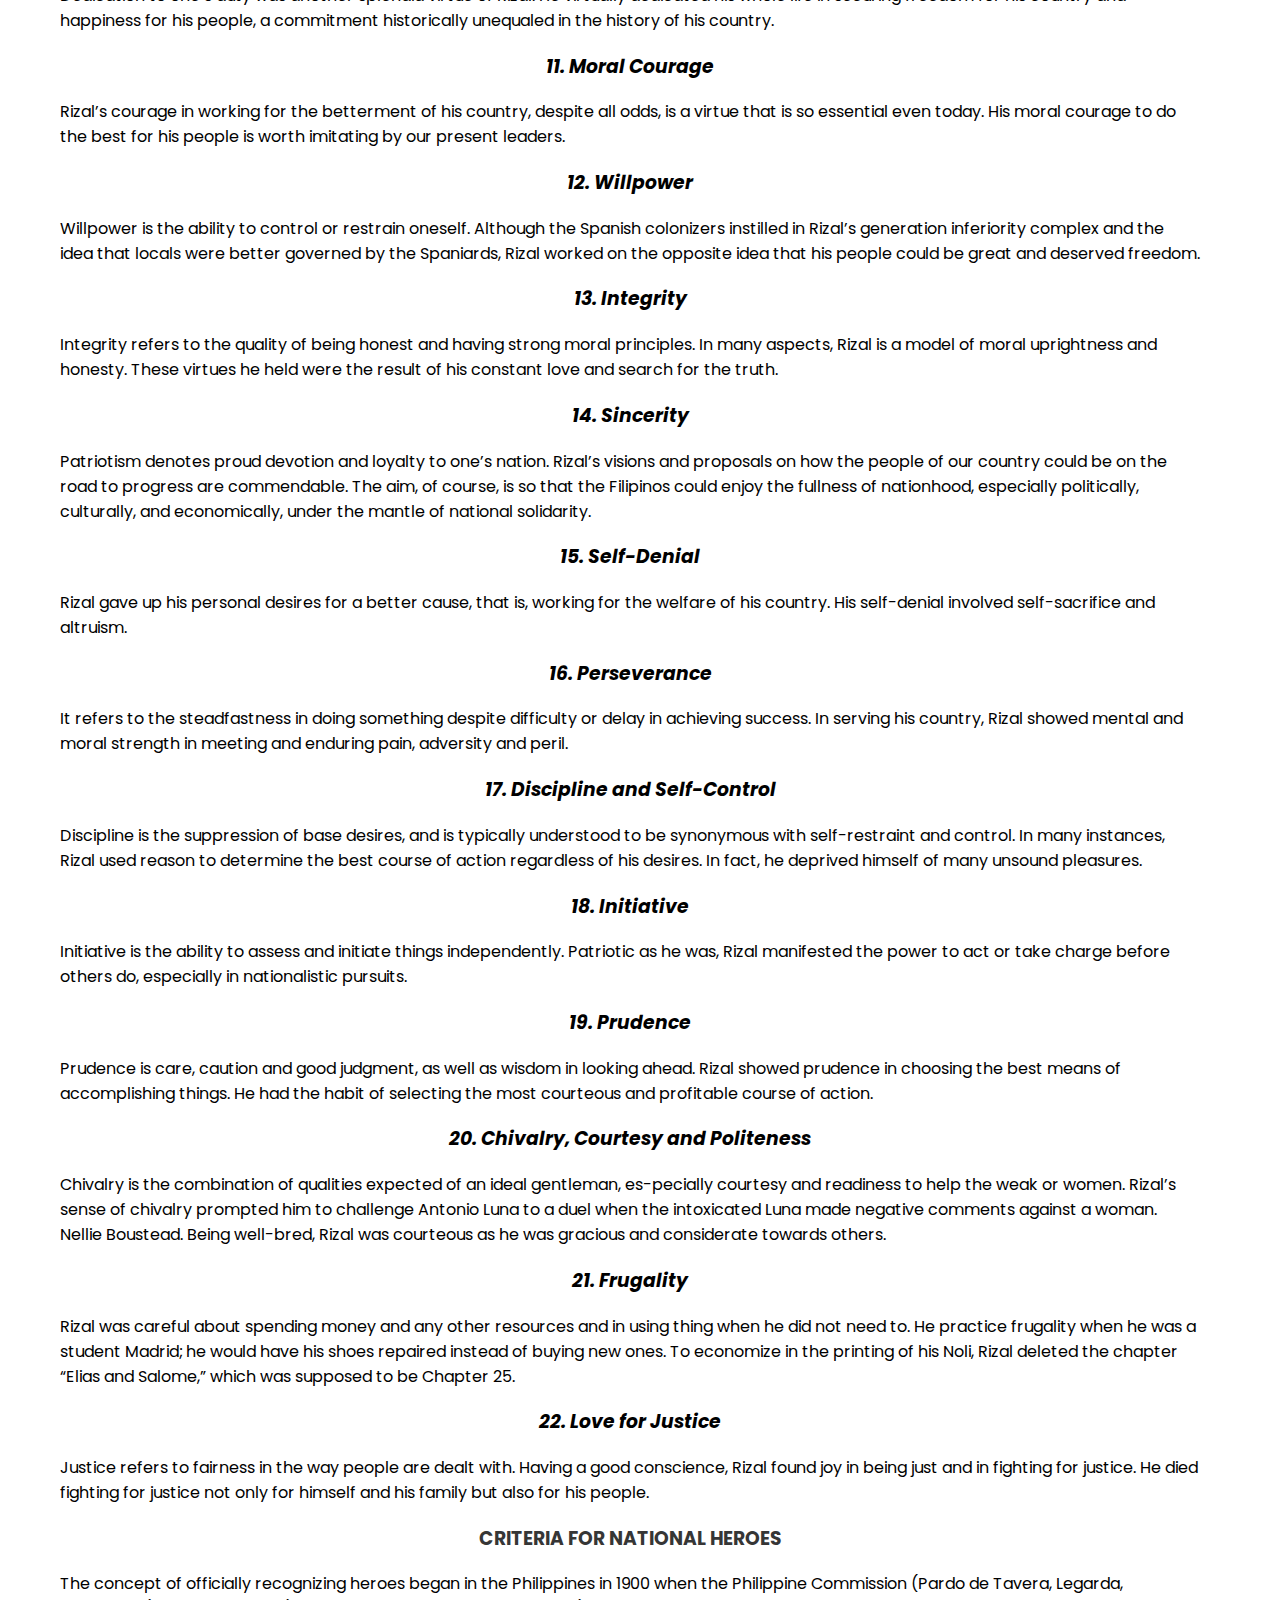
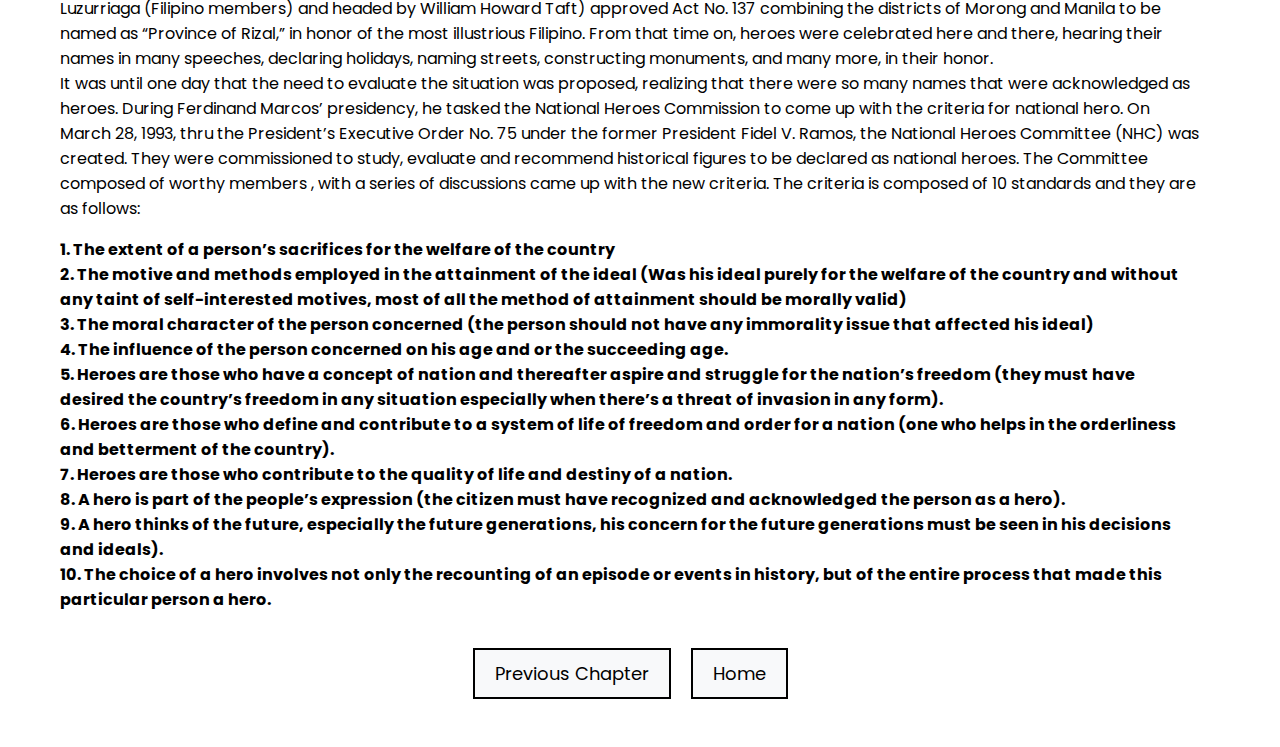
<file: chapters/chapter11.html>
<!DOCTYPE html>
<head>
    <title>Chapter 10: JOSE RIZAL AND PHILIPPINE NATIONALISM: National Symbol</title>
    <meta charset="utf-8">
    <meta name="viewport" content="width=device-width, initial-scale=1">
    <link rel = "icon" href = "logotitle.png" type = "image/x-icon">
    <link rel="stylesheet" href="https://cdnjs.cloudflare.com/ajax/libs/font-awesome/4.7.0/css/font-awesome.min.css">
    <link rel="stylesheet" href="chapter11.css">
    <link href="https://fonts.googleapis.com/css2?family=Julius+Sans+One&display=swap" rel="stylesheet">
    <link href="https://fonts.googleapis.com/css2?family=Mohave:wght@300&display=swap" rel="stylesheet">
    <link href='https://unpkg.com/boxicons@2.1.4/css/boxicons.min.css' rel='stylesheet'>
    <link rel="stylesheet" href="https://cdnjs.cloudflare.com/ajax/libs/font-awesome/6.4.0/css/all.min.css">
    <link href="https://fonts.googleapis.com/css2?family=Poppins:wght@200;300&display=swap" rel="stylesheet">
<head>
<body>
    <nav class="navbar">
        <label class="switch">
            <input type="checkbox" id="dark-mode-toggle">
            <span class="slider"></span>
        </label>
    </nav>
    <div class="selector">
        <h3>Select Chapter:</h3>
        <select id="manga-chapters" name="manga-chapters" onchange="loadChapter()">
            <option value="/index.html">Chapter 0</option>
            <option value="chapter1.html">Chapter 1: The Rizal Law and It's Importance</option>
            <option value="chapter2.html">Chapter 2: The Revolutions</option>
            <option value="chapter3.html">Chapter 3: The Rizal Family</option>
            <option value="chapter4.html">Chapter 4: Rizal’s Life: Higher Education and Life Abroad</option>
            <option value="chapter5.html">Chapter 5: RIZAL’S LIFE: Exile,Trial, and Death</option>
            <option value="chapter6.html">Chapter 6: ANNOTATION OF ANTONIO MORGA’S Sucesos de las Islas Filipinas</option>
            <option value="chapter7.html">Chapter 7: NOLI ME TANGERE</option>
            <option value="chapter8.html">Chapter 8: EL FILIBUSTERISMO</option>
            <option value="chapter9.html">Chapter 9: THE PHILIPPINES:A Century Hence </option>
            <option value="chapter10.html">Chapter 10: JOSE RIZAL AND PHILIPPINE NATIONALISM: Bayani and Kabayanihan</option>
            <option value="chapter11.html">Chapter 11: JOSE RIZAL AND PHILIPPINE NATIONALISM: National Symbol</option>
        </select>
    </div>
    <div class="chapter11_container">
        <div class="content_container">
            <h2 class="h3_intro">  JOSE RIZAL AND PHILIPPINE NATIONALISM: National Symbol</h2>
            <p>
                According to the <span class="bold">Commission for Culture and the Arts (NCCA),</span>  official national symbols of the Philippines represent the 
                country’s traditions and ideals and convey the principles of Philippine sovereignty and national solidarity.
                Some of these symbols are stated in the Flag and Heraldic Code of the Philippines, which is also known as <span class="bold">Republic Act 8491. </span>
                The national language of the Philippines is Filipino as stated in the Constitution of the Philippines. Aside from those stated 
                symbols in the Constitution and in Republic Act 8491, there are only five official national symbols of the Philippines enacted 
                through law, namely <span class="bold">1) sampaguita as national flower,</span> <span class="bold">2) narra as national tree,</span><span class="bold"> 3) the Philippine eagle as national bird, </span>
                <span class="bold">4) Philippine pearl as national gem</span> and > <span class="bold">5) arnis as national sport.</span>
                There are symbols such as the carabao (national animal), mango (national fruit) and anahaw (national leaf) that are widely known 
                as national symbols but have no laws recognizing them as official national symbols. Even Jose Rizal, who is widely considered as a
                national hero, has not been declared officially as a national hero in any existing Philippine law according to historical experts. 
                Although in 2003, Benigno Aquino, Jr. was officially declared by the President Gloria Macapagal-Arroyo as a national hero by an executive order. 
                On the other hand, a National Artist of the Philippines is a rank or a title given to a Filipino citizen in recognition to the recipient's 
                contributions to Philippine arts and letters and they are not considered as a national symbol that represents traditions and ideals.
                On February 17, 2014, Bohol First District Representative Rene Relampagos filed a bill at the Philippine House of Representatives that 
                seeks to declare or re-declare and to recognize a number of national symbols. The proposed bill, House Bill 3926 or the "Philippine National Symbols Act of 2014", 
                aims also to encourage nationalism and unity; to guarantee respect, preservation and promotion of national symbols; and to correct the "unofficial" status of the 
                symbols. Among the proposed national symbols listed in the measure are Jose Rizal as the only historical Filipino to be recognized as national hero, adobo as national 
                food and jeepney as national vehicle. It also includes the previously mentioned national symbols.
                During the Commonwealth Era in 1934, it was Governor-General Frank Murphy who declared sampaguita and narra as national flower and national tree, respectively, through 
                Proclamation No. 652. Philippine President Fidel Ramos proclaimed the Philippine eagle as the national bird in 1995 through Proclamation No. 615. Ramos also declared the 
                South Sea Pearl or Philippine Pearl as the national gem in 1996 through Proclamation No. 905. In 2009, President Gloria Macapagal-Arroyo declared arnis as the national 
                sport and martial art through Republic Act 9850.
                In February 2013, the Philippine Senate passed a bill declaring waling-waling (Vanda sanderiana) as the national flower alongside sampaguita. A similar bill in the House 
                of Representatives had already been passed in 2012. Normally, the bill would become law after being signed by the President however, it was vetoed by President Benigno 
                Aquino III. The veto has left the waling-waling as an unofficial national symbol.
            </p>
            <h3 class="h3_intro"> Philippines National Symbols</h3>
            <div class="image">
                <img src="sampa.jpg" class=""  alt="">
                <h3 class="young">National Flower: Sampagita</h3>
            </div>
            <div class="image">
                <img src="lupa.jpg" class=""  alt="">
                <h3 class="young">National Anthem: Lupang Hinirang</h3>
            </div>
            <div class="image">
                <img src="narra.jpg" class=""  alt="">
                <h3 class="young">National Tree: narra Tree</h3>
            </div>
            <div class="image">
                <img src="eagle.jpg" class=""  alt="">
                <h3 class="young">National Bird: Phillipine Eagle</h3>
            </div>
            <div class="image">
                <img src="gem.jpg" class=""  alt="">
                <h3 class="young">National Gem: Philippine Pearl</h3>
            </div>
            <div class="image">
                <img src="arnis.jpg" class=""  alt="">
                <h3 class="young">National Sports: Arnis</h3>
            </div>
            <div class="image">
                <img src="leaf.jpg" class=""  alt="">
                <h3 class="young">National leaf: Anahaw</h3>
            </div>
            <div class="image">
                <img src="fruit.jpg" class=""  alt="">
                <h3 class="young">National Fruit: Mango</h3>
            </div>
            <div class="image">
                <img src="animal.jpg" class=""  alt="">
                <h3 class="young">National Animal: Kalabaw</h3>
            </div>
            <div class="image">
                <img src="hut.jpg" class=""  alt="">
                <h3 class="young">National House: Bahay Kubo(Nippa Hut)</h3>
            </div>
            <div class="image">
                <img src="fish.jpg" class=""  alt="">
                <h3 class="young">National Fish: Bangus</h3>
            </div>
            <div class="image">
                <img src="hero.jpg" class=""  alt="">
                <h3 class="young">National Hero: Jose Rizal</h3>
            </div>
            <div class="image">
                <img src="tinikling.png" class=""  alt="">
                <h3 class="young">National Dance: Tinikling</h3>
            </div>
            <div class="image">
                <img src="baro.jpg" class=""  alt="">
                <h3 class="young">National Costume: Baro't Saya</h3>
            </div>
            <div class="image">
                <img src="bakya.jpg" class=""  alt="">
                <h3 class="young">National Slipper: Bakya</h3>
            </div>
            <h3 class="h3_intro">  MAKING A NATIONAL SYMBOL OFFICIAL</h3>
            <p>
                A Philippine national symbol will be considered official once it is declared through a law or a proclamation. National 
                symbols such as the cariñosa, carabao, bangus (milkfish), and anahaw (footstool palm) that are circulating through various 
                sources have no official status and have not established by law. According to Nestor Castro, a Filipino cultural anthropologist, 
                most of these unofficial symbols were passed on as tradition in schools every start of the school year when students were asked to 
                buy posters containing the supposed national symbols. While official national symbols are declared through law, Castro and National 
                Historical Commission of the Philippines (NHCP) Section Chief Teodoro Atienza considered that the public must be consulted first before 
                declaration of national symbol.
            </p>
            <h3 class="h3_intro"> FILIPINOS AS NATIONAL SYMBOL</h3>
            <p>
                According to the NHCP Section Chief Teodoro Atienza, and Filipino historian Ambeth Ocampo, there is no Filipino historical 
                figure officially declared national hero through law or executive order, although there were laws and proclamations honoring 
                Filipino heroes. In the Rizal Law principally sponsored by Claro M. Recto and enacted in 1956, Jose Rizal is mentioned as a 
                national hero in the "whereas" clause of the law. Although, "whereas" clauses function as a preamble or introduction and it is 
                not part of the provisions. On November 15, 1995, the Technical Committee of the National Heroes Committee, created through 
                Executive Order No. 5 by former President Fidel Ramos, recommended nine Filipino historical figures to be National Heroes: 
                Jose Rizal, Andres Bonifacio, Emilio Aguinaldo, Apolinario Mabini, Marcelo H. del Pilar, Sultan Dipatuan Kudarat, Juan Luna, 
                Melchora Aquino, and Gabriela Silang. No action has been taken for these recommended National Heroes until it was revisited 
                in one of the proceedings of the 14th Congress in 2009.
                On 3 August 2009, shortly after the death of former President Corazon Aquino, widow of Benigno Aquino, Jr., legislative measures
                have been filed calling for her official recognition as a national hero. Congresswoman Liwayway Vinzons-Chato filed a house resolution 
                declaring Corazon Aquino a national hero. Although, a week after she filed the resolution, she realized that there is no Filipino historical 
                figure declared through law. On August 10, 2009, she cited on her privilege speech in Congress the nine Filipino heroes recommended by National 
                Heroes Committee in 1995. She then urge the Congress to sign the resolutions declaring the nine Filipinos recommended by the National Heroes 
                Committee plus Benigno Aquino, Jr. and Corazon Aquino as national heroes. Congressman Salvador Escudero interpellated Vinzons-Chato's speech 
                and stated that heroes are made in the hearts and minds of people and not through legislation. After the interpellation, it was moved by House 
                of Representatives to refer the privilege speech of Vinzons-Chato to the Committee of Basic Education and Culture. Up to now, these resolutions 
                have not been acted upon.
                As mentioned earlier, in a measure filed by Congressman Relampagos from Bohol in February 2014, he sought to declare Jose Rizal as the sole 
                Filipino national hero. According to the bill, he was a nationalist and well known for his Philippine reforms advocacy during the Spanish colonial era.
            </p>
            <h3 class="h3_intro"> RIZAL AS A NATIONAL SYMBOL</h3>
            <p>
                It was shown in the previous lesson how Rizal was recognized as our national hero. Granting that he belongs to the unofficial national symbols, it cannot be de-nied 
                that Rizal’s name and memory have long been representing the principles of sovereignty and national solidarity, symbolizing our country.<br>
                Even in the international arena, Rizal’s name elicits the name of our country. In places where he had been and where his books [and the books about him] are found 
                in foreign libraries, the name Philippines is necessarily indicated. Indeed, Ri-zal is unquestionably the greatest hero and martyr of our nation. Borrowing the words of De Ocampo:<br>
                <span class="bold2" >"The day of his birth and the day of his execution are fittingly commemorated by all classes of our people throughout the length and 
                breadth of this country and even by Filipinos and their friends abroad. His name is a byword in every Filipino home while his picture 
                adorns the postage stamp and paper money of widest circulation. No other Filipino hero can surpass Rizal in the number of towns, barrios, 
                and streets named after him; in the number of educational institutions, societies, and trade names that bear his name; in the number of persons, 
                both Filipinos and foreigners, who were named "Rizal" or "Rizalina" because of their parents’ admiration for the Great Malayan; and in the number 
                of laws, Executive Orders and Proclamations of the Chief Executive, and bulletins, memoranda, and circulars of both the bureaus of public and private 
                schools. Who is the Filipino writer and thinker whose teachings and noble thoughts have been frequently invoked and quoted by authors and public speakers 
                on almost all occasions? None but Rizal. And why is this so? Because as biographer Rafael Palma said, "The doctrines of Rizal are not for one epoch but for 
                all epochs. They are as valid today as they were yesterday. It cannot be said that because the political ideals of Rizal have been achieved, because of the change 
                in the institutions, the wisdom of his counsels or the value of his doctrines have ceased to be opportune. They have not."</span>
            </p>
            <h3 class="h3_intro"> VALUES DERIVED FROM RIZAL’S LIFE</h3>
            <p>
                From the various representations of Rizal as a national symbol, one may learn significant ideals and principles 
                that may be of good use in everyday life. By studying Rizal’s life and works, the following values may be captured 
                (as adopted from Mañebog et. Al, 2018):<br>
            </p>
            <h3 class="young">1. Nationalism and Patriotism</h3>
            <p>
                Nationalism involves the desire to attain freedom and political independence, especially by a country under a foreign power. Jose Rizal’s life, 
                works and writings, especially his novels, radiate this value.
            </p>
            <h3 class="young">2. Patriotism</h3>
            <p>
                Patriotism denotes proud devotion and loyalty to one’s nation. Rizal’s visions and proposals on how the 
                people of our country could be on the road to progress are commendable. The aim, of course, is so that 
                the Filipinos could enjoy the fullness of nationhood, especially politically, culturally, and economically, 
                under the mantle of national solidarity.
            </p>
            <h3 class="young">3. Faith in God</h3>
            <p>
                When Rizal was studying in Madrid, Spain, he assured his mother, through his letter, of his faith in God. When his sister Olympia dided of childbirth in 1887, 
                Rizal pronounced, <span class="bold2">console myself saying that it was the will of God and what He does must be the best.”</span>
            </p>
            <h3 class="young">4. Love of Fellowmen</h3>
            <p>
                Rizal advocated thinking well of our fellowmen. His life exemplified the principle that love of neighbor entails involvement 
                in his or her behalf. Rizal’s thought on love for our fellowmen is biblical and timeless.
            </p>
            <h3 class="young">5. Love of Parents</h3>
            <p>
                Rizal’s love for his parents is great and very admirable. He studied medicine and ophthalmology 
                just to cure his mother’s failing eyesight. Rizal also adored his father. In 1881, he made a clay 
                bust of his father. About six years later, he carved a life-size wood sculpture of Don Francisco as 
                an expression of his love for him. In his novels, Noli and El Fili, the character of Ibarra has also 
                shown his love for his father.
            </p>
            <h3 class="young">7. Purity and idealism</h3>
            <p>
                Rizal was a person guided not only by practical considerations but also by ideals. Extraordinary also was his insistence on purity of thoughts.
            </p>
            <h3 class="young">8. Noble Thought and Conduct</h3>
            <p>
                Rizal’s works and writings promoted good conduct, clean conscience, and upright thinking. 
                In his writings, for instance, he advised mothers to awaken the mind of the children and 
                prepare them for every good and desirable thought and deed.
            </p>
            <h3 class="young">9. Charity</h3>
            <p>
                Rizal seemed to feel happy when he could give joy to somebody. All his sacri-fices for his country were charitable acts for his fellowmen.
            </p>
            <h3 class="young">10. Dedication to Duty</h3>
            <p>
                Dedication to one’s duty was another splendid virtue of Rizal. He virtually dedicated his whole 
                life in securing freedom for his country and happiness for his people, a commitment historically 
                unequaled in the history of his country.
            </p>
            <h3 class="young">11. Moral Courage</h3>
            <p>
                Rizal’s courage in working for the betterment of his country, despite all odds, is a virtue that is so 
                essential even today. His moral courage to do the best for his people is worth imitating by our present leaders.
            </p>
            <h3 class="young">12. Willpower</h3>
            <p>
                Willpower is the ability to control or restrain oneself. Although the Spanish colonizers instilled in Rizal’s 
                generation inferiority complex and the idea that locals were better governed by the Spaniards, Rizal worked on 
                the opposite idea that his people could be great and deserved freedom.
            </p>
            <h3 class="young">13. Integrity</h3>
            <p>
                Integrity refers to the quality of being honest and having strong moral principles. In many 
                aspects, Rizal is a model of moral uprightness and honesty. These virtues he held were the result of his constant love and search for the truth.
            </p>
            <h3 class="young">14. Sincerity</h3>
            <p>
                Patriotism denotes proud devotion and loyalty to one’s nation. Rizal’s visions and proposals on how the 
                people of our country could be on the road to progress are commendable. The aim, of course, is so that 
                the Filipinos could enjoy the fullness of nationhood, especially politically, culturally, and economically, 
                under the mantle of national solidarity.
            </p>
            <h3 class="young">15. Self-Denial</h3>
            <p>
                Rizal gave up his personal desires for a better cause, that is, working for the welfare of his country. His self-denial involved self-sacrifice and altruism.
            </p>
            <h3 class="young">16. Perseverance</h3>
            <p>
                It refers to the steadfastness in doing something despite difficulty or delay in achieving success. In serving his country, Rizal showed mental and moral strength in meeting and enduring pain, adversity and peril.
            </p>
            <h3 class="young">17. Discipline and Self-Control</h3>
            <p>
                Discipline is the suppression of base desires, and is typically understood to be synonymous with self-restraint and control. In many instances, Rizal used reason to determine the best course of action regardless of his desires. In fact, he deprived
                himself of many unsound pleasures.
            </p>
            <h3 class="young">18. Initiative</h3>
            <p>
                Initiative is the ability to assess and initiate things independently. Patriotic as he was, Rizal manifested the power to act or take charge before others do, especially in nationalistic pursuits.
            </p>
            <h3 class="young">19. Prudence</h3>
            <p>
                Prudence is care, caution and good judgment, as well as wisdom in looking ahead. Rizal showed prudence in choosing the best means of accomplishing things. He had the habit of selecting the most courteous and profitable course of action.
            </p>
            <h3 class="young">20. Chivalry, Courtesy and Politeness</h3>
            <p>
                Chivalry is the combination of qualities expected of an ideal gentleman, es-pecially courtesy and readiness to help the weak or women. Rizal’s sense of chivalry prompted him to challenge Antonio Luna to a duel when the intoxicated Luna made negative comments against a woman. Nellie Boustead. Being well-bred, Rizal was courteous as he was gracious and considerate towards others.
            </p>
            <h3 class="young">21. Frugality</h3>
            <p>
                Rizal was careful about spending money and any other resources and in using thing when he did not need to. He practice frugality when he was a student Madrid; he would have his shoes repaired instead of buying new ones. To economize in the printing of his Noli, Rizal deleted the chapter “Elias and Salome,” which was supposed to be Chapter 25.
            </p>
            <h3 class="young">22. Love for Justice</h3>
            <p>
                Justice refers to fairness in the way people are dealt with. Having a good conscience, Rizal found joy in being just and in 
                fighting for justice. He died fighting for justice not only for himself and his family but also for his people.
            </p>
            <h3 class="h3_intro"> CRITERIA FOR NATIONAL HEROES</h3>
            <p>
                The concept of officially recognizing heroes began in the Philippines in 1900 when the Philippine Commission (Pardo de Tavera, Legarda, Luzurriaga (Filipino members) 
                and headed by William Howard Taft) approved Act No. 137 combining the districts of Morong and Manila to be named as “Province of Rizal,” in honor of the most illustrious 
                Filipino. From that time on, heroes were celebrated here and there, hearing their names in many speeches, declaring holidays, naming streets, constructing monuments, 
                and many more, in their honor.<br>
                It was until one day that the need to evaluate the situation was proposed, realizing that there were so many names that were acknowledged as heroes. During Ferdinand 
                Marcos’ presidency, he tasked the National Heroes Commission to come up with the criteria for national hero. On March 28, 1993, thru the President’s Executive Order No. 75 
                under the former President Fidel V. Ramos, the National Heroes Committee (NHC) was created. They were commissioned to study, evaluate and recommend historical figures to 
                be declared as national heroes. The Committee composed of worthy members , with a series of discussions came up with the new criteria. The criteria is composed of 10 standards and they are as follows:<br>
            </p>
            <p>
                
                <span class="bold">1. The extent of a person’s sacrifices for the welfare of the country<br></span>
                <span class="bold">2. The motive and methods employed in the attainment of the ideal (Was his ideal purely for the welfare of the country and without any taint of self-interested motives, most of all the method of attainment should be morally valid)<br></span>
                <span class="bold">3. The moral character of the person concerned (the person should not have any immorality issue that affected his ideal)<br></span>
                <span class="bold">4. The influence of the person concerned on his age and or the succeeding age.<br></span>
                <span class="bold">5. Heroes are those who have a concept of nation and thereafter aspire and struggle for the nation’s freedom (they must have desired the country’s freedom in any situation especially when there’s a threat of invasion in any form).<br></span>
                <span class="bold">6. Heroes are those who define and contribute to a system of life of freedom and order for a nation (one who helps in the orderliness and betterment of the country).<br></span>
                <span class="bold">7. Heroes are those who contribute to the quality of life and destiny of a nation.<br></span>
                <span class="bold">8. A hero is part of the people’s expression (the citizen must have recognized and acknowledged the person as a hero).<br></span>
                <span class="bold">9. A hero thinks of the future, especially the future generations, his concern for the future generations must be seen in his decisions and ideals).<br></span>
                <span class="bold">10. The choice of a hero involves not only the recounting of an episode or events in history, but of the entire process that made this particular person a hero.<br></span>
            </p>
            <div class="button-container">
                <a href="chapter10.html" class="chapter-button past">Previous Chapter</a>
                <a href="/index.html" class="chapter-button next">Home</a>
            </div>
        </div>
        <script src="script.js"></script>
        <script>
            function loadChapter() {
                var selectElement = document.getElementById('manga-chapters');
                var selectedValue = selectElement.options[selectElement.selectedIndex].value;
    
                // Now, 'selectedValue' contains the value of the selected option.
                // Use this value to navigate to the selected chapter.
                window.location.href = selectedValue;
            }
        </script>
    </div>
</file>
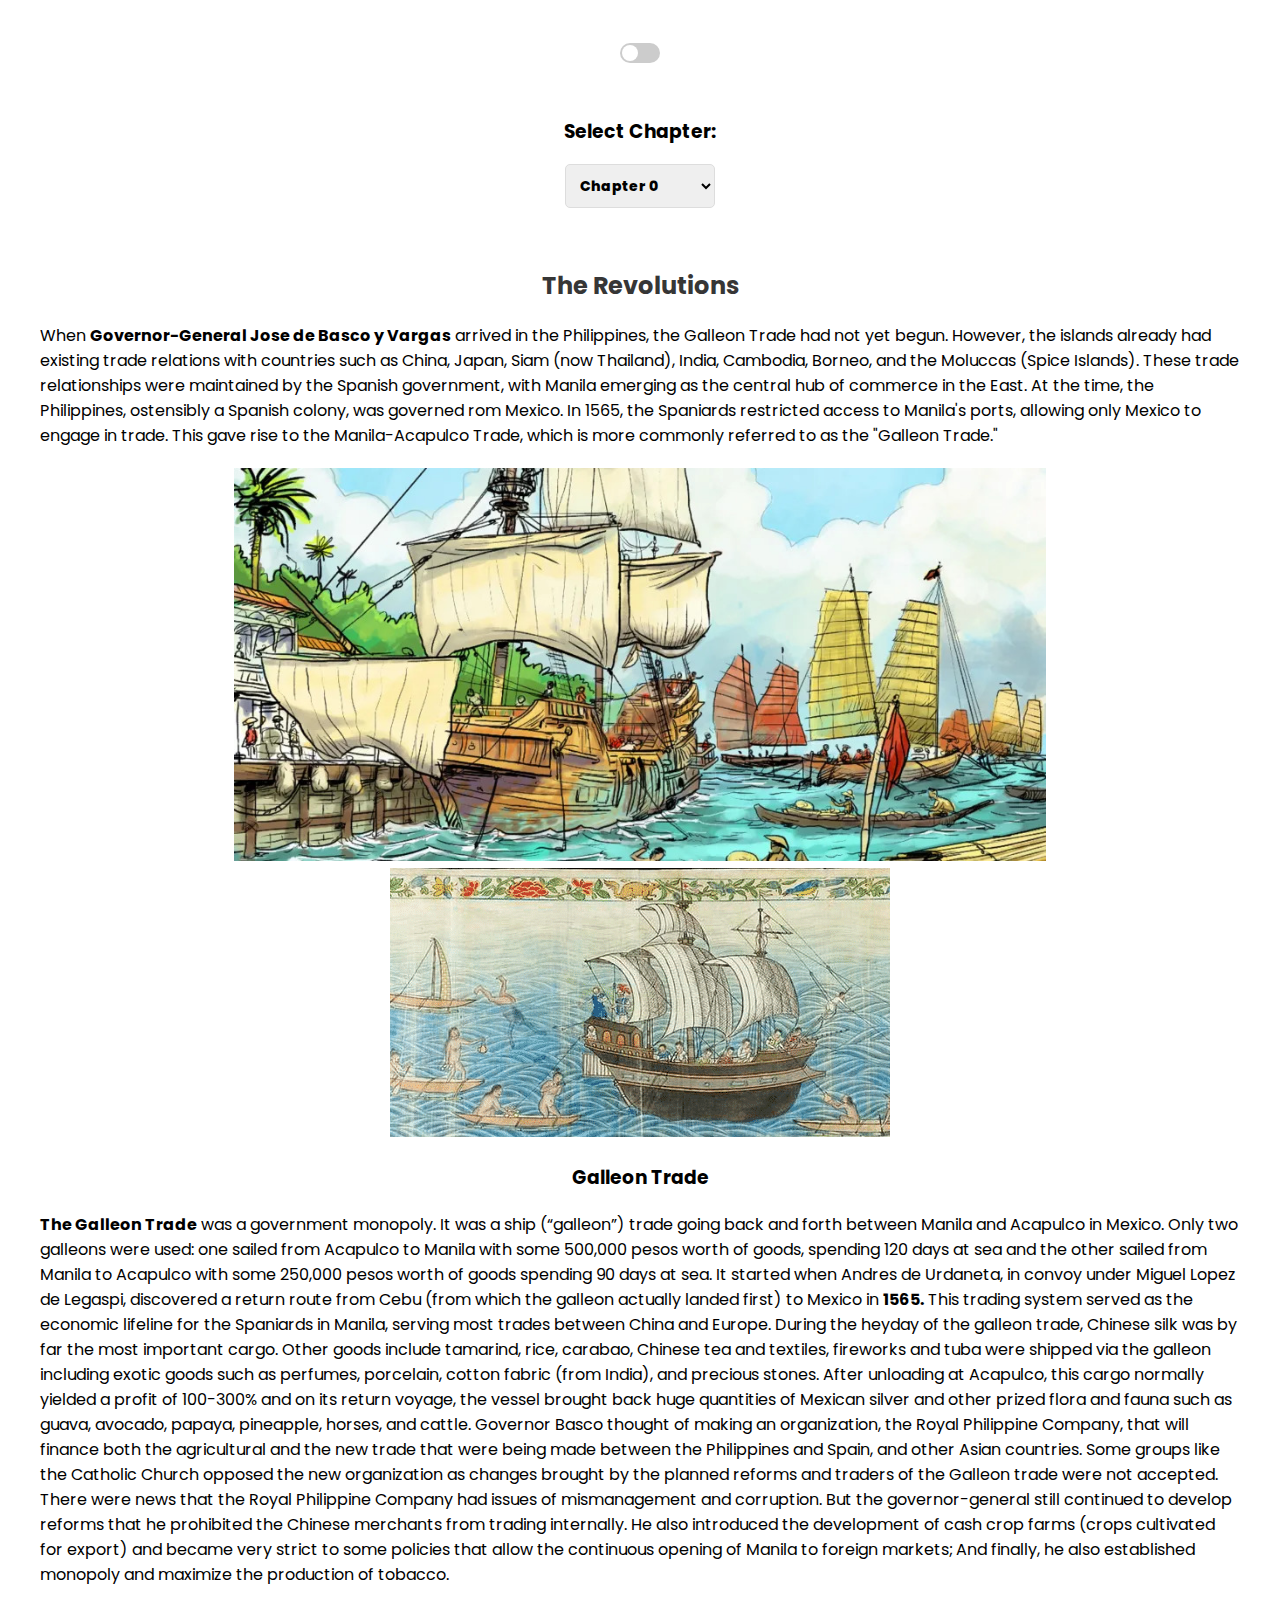
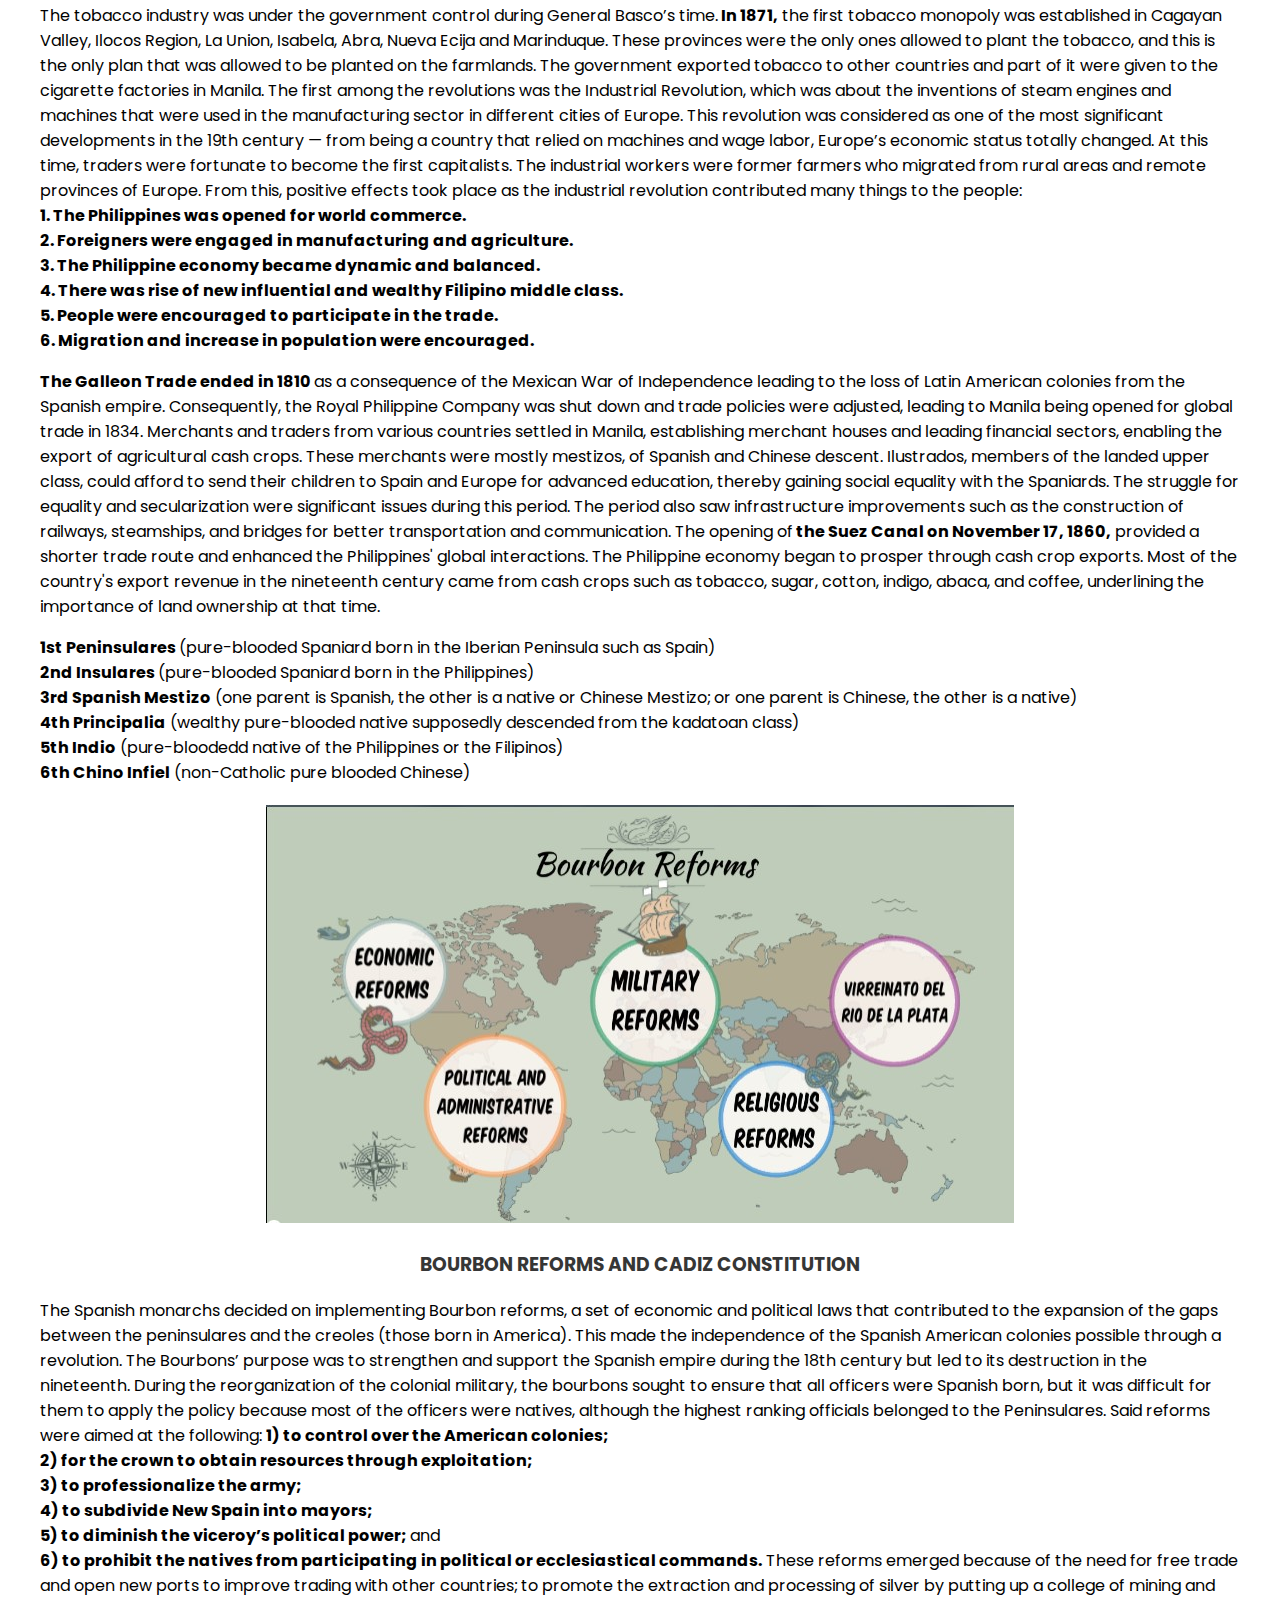
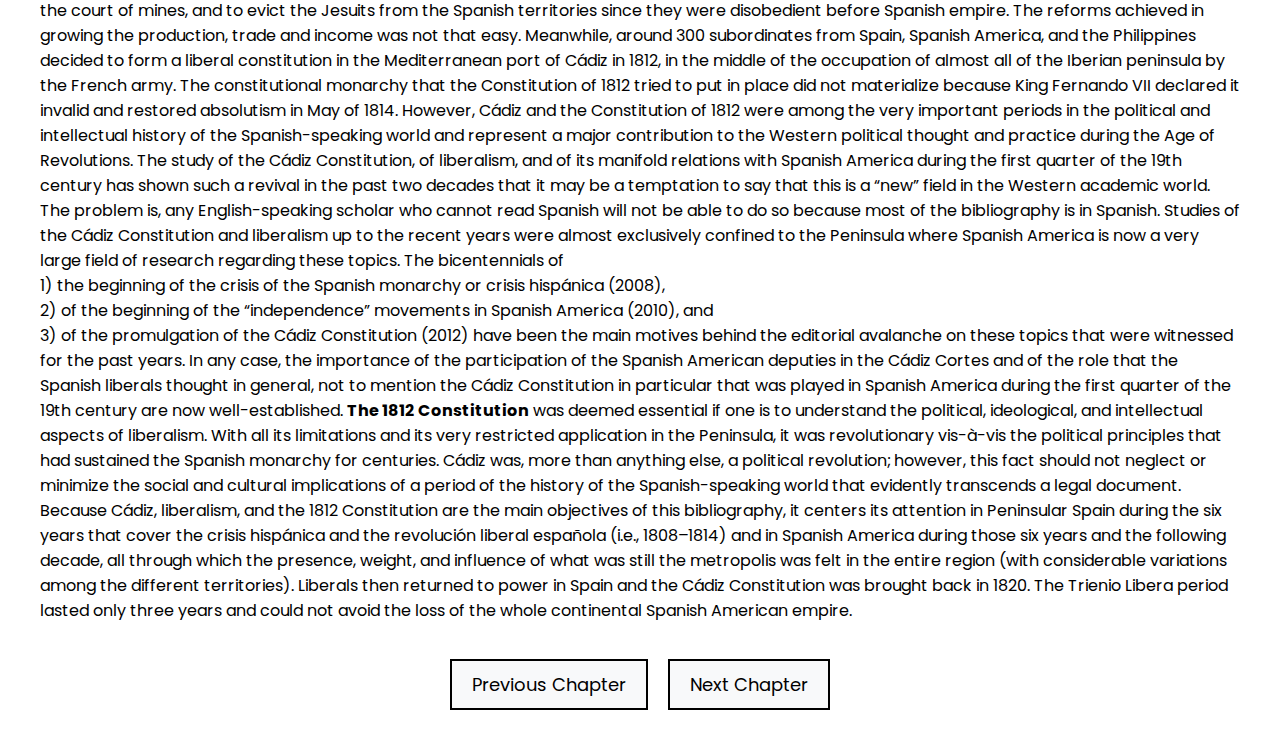
<file: chapters/chapter2.html>
<!DOCTYPE html>
<head>
    <title>Chapter 2: The Revolutions</title>
    <meta charset="utf-8">
    <meta name="viewport" content="width=device-width, initial-scale=1">
    <link rel = "icon" href = "logotitle.png" type = "image/x-icon">
    <link rel="stylesheet" href="https://cdnjs.cloudflare.com/ajax/libs/font-awesome/4.7.0/css/font-awesome.min.css">
    <link rel="stylesheet" href="chapter2.css">
    <link href="https://fonts.googleapis.com/css2?family=Julius+Sans+One&display=swap" rel="stylesheet">
    <link href="https://fonts.googleapis.com/css2?family=Mohave:wght@300&display=swap" rel="stylesheet">
    <link href='https://unpkg.com/boxicons@2.1.4/css/boxicons.min.css' rel='stylesheet'>
    <link rel="stylesheet" href="https://cdnjs.cloudflare.com/ajax/libs/font-awesome/6.4.0/css/all.min.css">
    <link href="https://fonts.googleapis.com/css2?family=Poppins:wght@200;300&display=swap" rel="stylesheet">
<head>
<body>
    <nav class="navbar">
        <label class="switch">
            <input type="checkbox" id="dark-mode-toggle">
            <span class="slider"></span>
        </label>
    </nav>
    <div class="selector">
        <h3>Select Chapter:</h3>
        <select id="manga-chapters" name="manga-chapters" onchange="loadChapter()">
            <option value="/index.html">Chapter 0</option>
            <option value="chapter1.html">Chapter 1: The Rizal Law and It's Importance</option>
            <option value="chapter2.html">Chapter 2: The Revolutions</option>
            <option value="chapter3.html">Chapter 3: The Rizal Family</option>
            <option value="chapter4.html">Chapter 4: Rizal’s Life: Higher Education and Life Abroad</option>
            <option value="chapter5.html">Chapter 5: RIZAL’S LIFE: Exile,Trial, and Death</option>
            <option value="chapter6.html">Chapter 6: ANNOTATION OF ANTONIO MORGA’S Sucesos de las Islas Filipinas</option>
            <option value="chapter7.html">Chapter 7: NOLI ME TANGERE</option>
            <option value="chapter8.html">Chapter 8: EL FILIBUSTERISMO</option>
            <option value="chapter9.html">Chapter 9: THE PHILIPPINES:A Century Hence </option>
            <option value="chapter10.html">Chapter 10: JOSE RIZAL AND PHILIPPINE NATIONALISM: Bayani and Kabayanihan</option>
            <option value="chapter11.html">Chapter 11: JOSE RIZAL AND PHILIPPINE NATIONALISM: National Symbol</option>
        </select>
    </div>
    <div class="chapter2_container">
        <div class="content_container">
            <h2 class="h3_intro">The Revolutions</h2>
            <p>When <span class="bold">Governor-General Jose de Basco y Vargas</span> arrived in the Philippines, the Galleon Trade had not yet begun. However, 
                the islands already had existing trade relations with countries such as China, Japan, Siam (now Thailand), India, Cambodia,
                Borneo, and the Moluccas (Spice Islands). These trade relationships were maintained by the Spanish government, with Manila
                emerging as the central hub of commerce in the East. At the time, the Philippines, ostensibly a Spanish colony, was governed 
                rom Mexico. In 1565, the Spaniards restricted access to Manila's ports, allowing only Mexico to engage in trade. This gave 
                rise to the Manila-Acapulco Trade, which is more commonly referred to as the "Galleon Trade."
            </p>
            <div class="image">
                <img src="china.jpg" class="galleon"  alt="Galleon Trade">
                <img src="ship.jpg" class="galleon"  alt="Galleon Trade">
                <h3>Galleon Trade</h3>
            </div>
            <p><span class="bold">The Galleon Trade</span> was a government monopoly. It was a ship (“galleon”) trade going back and forth between Manila and Acapulco 
                in Mexico. Only two galleons were used: one sailed from Acapulco to Manila with some 500,000 pesos worth of goods, spending 120
                days at sea and the other sailed from Manila to Acapulco with some 250,000 pesos worth of goods spending 90 days at sea. It 
                started when Andres de Urdaneta, in convoy under Miguel Lopez de Legaspi, discovered a return route from Cebu (from which the
                galleon actually landed first) to Mexico in <span class="bold">1565.</span> This trading system served as the economic lifeline for the Spaniards in 
                Manila, serving most trades between China and Europe. During the heyday of the galleon trade, Chinese silk was by far the 
                most important cargo. Other goods include tamarind, rice, carabao, Chinese tea and textiles, fireworks and tuba were shipped 
                via the galleon including exotic goods such as perfumes, porcelain, cotton fabric (from India), and precious stones. After 
                unloading at Acapulco, this cargo normally yielded a profit of 100-300% and on its return voyage, the vessel brought back huge
                quantities of Mexican silver and other prized flora and fauna such as guava, avocado, papaya, pineapple, horses, and cattle.
                Governor Basco thought of making an organization, the Royal Philippine Company, that will finance both the agricultural and the 
                new trade that were being made between the Philippines and Spain, and other Asian countries. Some groups like the Catholic Church
                opposed the new organization as changes brought by the planned reforms and traders of the Galleon trade were not accepted. There
                were news that the Royal Philippine Company had issues of mismanagement and corruption. But the governor-general still continued to
                develop reforms that he prohibited the Chinese merchants from trading internally. He also introduced the development of cash crop 
                farms (crops cultivated for export) and became very strict to some policies that allow the continuous opening of Manila to foreign 
                markets; And finally, he also established monopoly and maximize the production of tobacco.
            </p>
            <p>The tobacco industry was under the government control during General Basco’s time.<span class="bold"> In 1871,</span>  the first tobacco monopoly was established
                in Cagayan Valley, Ilocos Region, La Union, Isabela, Abra, Nueva Ecija and Marinduque. These provinces were the only ones allowed to
                plant the tobacco, and this is the only plan that was allowed to be planted on the farmlands.
                The government exported tobacco to other countries and part of it were given to the cigarette factories in Manila.
                The first among the revolutions was the Industrial Revolution, which was about the inventions of steam engines and machines that were used in the manufacturing sector in different cities of Europe. This revolution was considered as one of the most significant developments in the 19th century — from being a country that relied on machines and wage labor, Europe’s economic status totally changed. At this time, traders were fortunate to become the first capitalists. The industrial workers were former farmers who migrated from rural areas and remote provinces of Europe.
                From this, positive effects took place as the industrial revolution contributed many things to the people:<br>
                <span class="bold">1. The Philippines was opened for world commerce.<br></span>
                <span class="bold">2. Foreigners were engaged in manufacturing and agriculture.<br></span>
                <span class="bold">3. The Philippine economy became dynamic and balanced.<br></span>
                <span class="bold">4. There was rise of new influential and wealthy Filipino middle class.<br></span>
                <span class="bold">5. People were encouraged to participate in the trade.<br></span>
                <span class="bold">6. Migration and increase in population were encouraged.<br></span>
            </p>
            <p><span class="bold">The Galleon Trade ended in 1810 </span>as a consequence of the Mexican War of Independence leading to the loss of 
                Latin American colonies from the Spanish empire. Consequently, the Royal Philippine Company was shut down 
                and trade policies were adjusted, leading to Manila being opened for global trade in 1834. Merchants and 
                traders from various countries settled in Manila, establishing merchant houses and leading financial sectors, 
                enabling the export of agricultural cash crops. 

                These merchants were mostly mestizos, of Spanish and Chinese descent. Ilustrados, members of the landed upper 
                class, could afford to send their children to Spain and Europe for advanced education, thereby gaining social
                equality with the Spaniards. The struggle for equality and secularization were significant issues during this period.
                
                The period also saw infrastructure improvements such as the construction of railways, steamships, and bridges for better
                transportation and communication. The opening of<span class="bold"> the Suez Canal on November 17, 1860,</span> provided a shorter trade route and enhanced the Philippines' global interactions. 
                
                The Philippine economy began to prosper through cash crop exports. Most of the country's export revenue in the 
                nineteenth century came from cash crops such as tobacco, sugar, cotton, indigo, abaca, and coffee, underlining 
                the importance of land ownership at that time.
            </p>
            <p> 
                <span class="bold">1st Peninsulares </span>(pure-blooded Spaniard born in the Iberian Peninsula such as Spain) <br>
                <span class="bold">2nd Insulares </span>(pure-blooded Spaniard born in the Philippines) <br>
                <span class="bold">3rd Spanish Mestizo</span> (one parent is Spanish, the other is a native or Chinese Mestizo; or one parent is Chinese, the other is a native) <br></span>
                <span class="bold">4th Principalia</span> (wealthy pure-blooded native supposedly descended from the kadatoan class) <br>
                <span class="bold">5th Indio</span> (pure-bloodedd native of the Philippines or the Filipinos) <br>
                <span class="bold">6th Chino Infiel</span> (non-Catholic pure blooded Chinese) <br>
            </p>
            <div class="image">
                <img src="reform.jpg" class="galleon"  alt="Galleon Trade">
            </div>
            <h3 class="h3_intro">BOURBON REFORMS AND CADIZ CONSTITUTION</h3>
            <p>The Spanish monarchs decided on implementing Bourbon reforms, a set of economic and political laws that 
                contributed to the expansion of the gaps between the peninsulares and the creoles (those born in America). This made the independence of the Spanish American colonies possible through a revolution. The Bourbons’ purpose was to strengthen and support the Spanish empire during the 18th century but led to its destruction in the nineteenth.
                During the reorganization of the colonial military, the bourbons sought to ensure that all officers 
                were Spanish born, but it was difficult for them to apply the policy because most of the officers were natives,
                although the highest ranking officials belonged to the Peninsulares. Said reforms were aimed at the following: 
                <span class="bold">1) to control over the American colonies;</span>  <br><span class="bold">2) for the crown to obtain resources through exploitation;</span> <br> <span class="bold">3) to professionalize the army;</span>  <br>
                <span class="bold">4) to subdivide New Spain into mayors; </span> <br> <span class="bold">5) to diminish the viceroy’s political power;</span>  and <br> <span class="bold">6) to prohibit the natives from participating in political or ecclesiastical commands.</span>
                These reforms emerged because of the need for free trade and open new ports to improve trading with other countries; to promote
                the extraction and processing of silver by putting up a college of mining and the court of mines, and to evict the Jesuits from the Spanish
                territories since they were disobedient before Spanish empire. The reforms achieved in growing the production, trade and income was not that easy.
                Meanwhile, around 300 subordinates from Spain, Spanish America, and the Philippines decided to form a liberal constitution in the Mediterranean port of Cádiz in 1812, in the middle of the occupation of almost all of the Iberian peninsula by the French army. The constitutional monarchy that the Constitution of 1812 tried to put in place did not materialize because King Fernando VII declared it invalid and restored absolutism in May of 1814. However, Cádiz and the Constitution of 1812 were among the very important periods in the political and intellectual history of the Spanish-speaking world and represent a major contribution to the Western political thought and practice during the Age of Revolutions.
                The study of the Cádiz Constitution, of liberalism, and of its manifold relations with Spanish America during the first quarter of the 19th century has shown such a revival in the past two decades that it may be a temptation to say that this is a “new” field in the Western academic world. The problem is, any English-speaking scholar who cannot read Spanish will not be able to do so because most of the bibliography is in Spanish. Studies of the Cádiz Constitution and liberalism up to the recent years were almost exclusively confined to the Peninsula where Spanish America is now a very large field of research regarding these topics.
                The bicentennials of <br> 1) the beginning of the crisis of the Spanish monarchy or crisis hispánica (2008),  <br>2) of the beginning of the “independence” movements in Spanish America (2010), and <br> 3) of the promulgation of the Cádiz Constitution (2012) have been the main motives behind the editorial avalanche on these topics that were witnessed for the past years.
                In any case, the importance of the participation of the Spanish American deputies in the Cádiz Cortes and of the role that the Spanish liberals thought in general, not to mention the Cádiz Constitution in particular that was played in Spanish America during the first quarter of the 19th century are now well-established.
                <span class="bold">The 1812 Constitution</span> was deemed essential if one is to understand the political, ideological, and intellectual aspects of liberalism. With all its limitations and its very restricted application in the Peninsula, it was revolutionary vis-à-vis the political principles that had sustained the Spanish monarchy for centuries.
                Cádiz was, more than anything else, a political revolution; however, this fact should not neglect or minimize the social and cultural implications of a period of the history of the Spanish-speaking world that evidently transcends a legal document. Because Cádiz, liberalism, and the 1812 Constitution are the main objectives of this bibliography, it centers its attention in Peninsular Spain during the six years that cover the crisis hispánica and the revolución liberal española (i.e., 1808–1814) and in Spanish America during those six years and the following decade, all through which the presence, weight, and influence of what was still the metropolis was felt in the entire region (with considerable variations among the different territories).
                Liberals then returned to power in Spain and the Cádiz Constitution was brought back in 1820. The Trienio Libera period lasted only three years and could not avoid the loss of the whole continental Spanish American empire.
            </p>
            <div class="button-container">
                <a href="chapter1.html" class="chapter-button past">Previous Chapter</a>
                <a href="chapter3.html" class="chapter-button next">Next Chapter</a>
            </div>   
        </div>
        <script src="script.js"></script>
        <script>
            function loadChapter() {
                var selectElement = document.getElementById('manga-chapters');
                var selectedValue = selectElement.options[selectElement.selectedIndex].value;
    
                // Now, 'selectedValue' contains the value of the selected option.
                // Use this value to navigate to the selected chapter.
                window.location.href = selectedValue;
            }
        </script>
    </div>
</file>
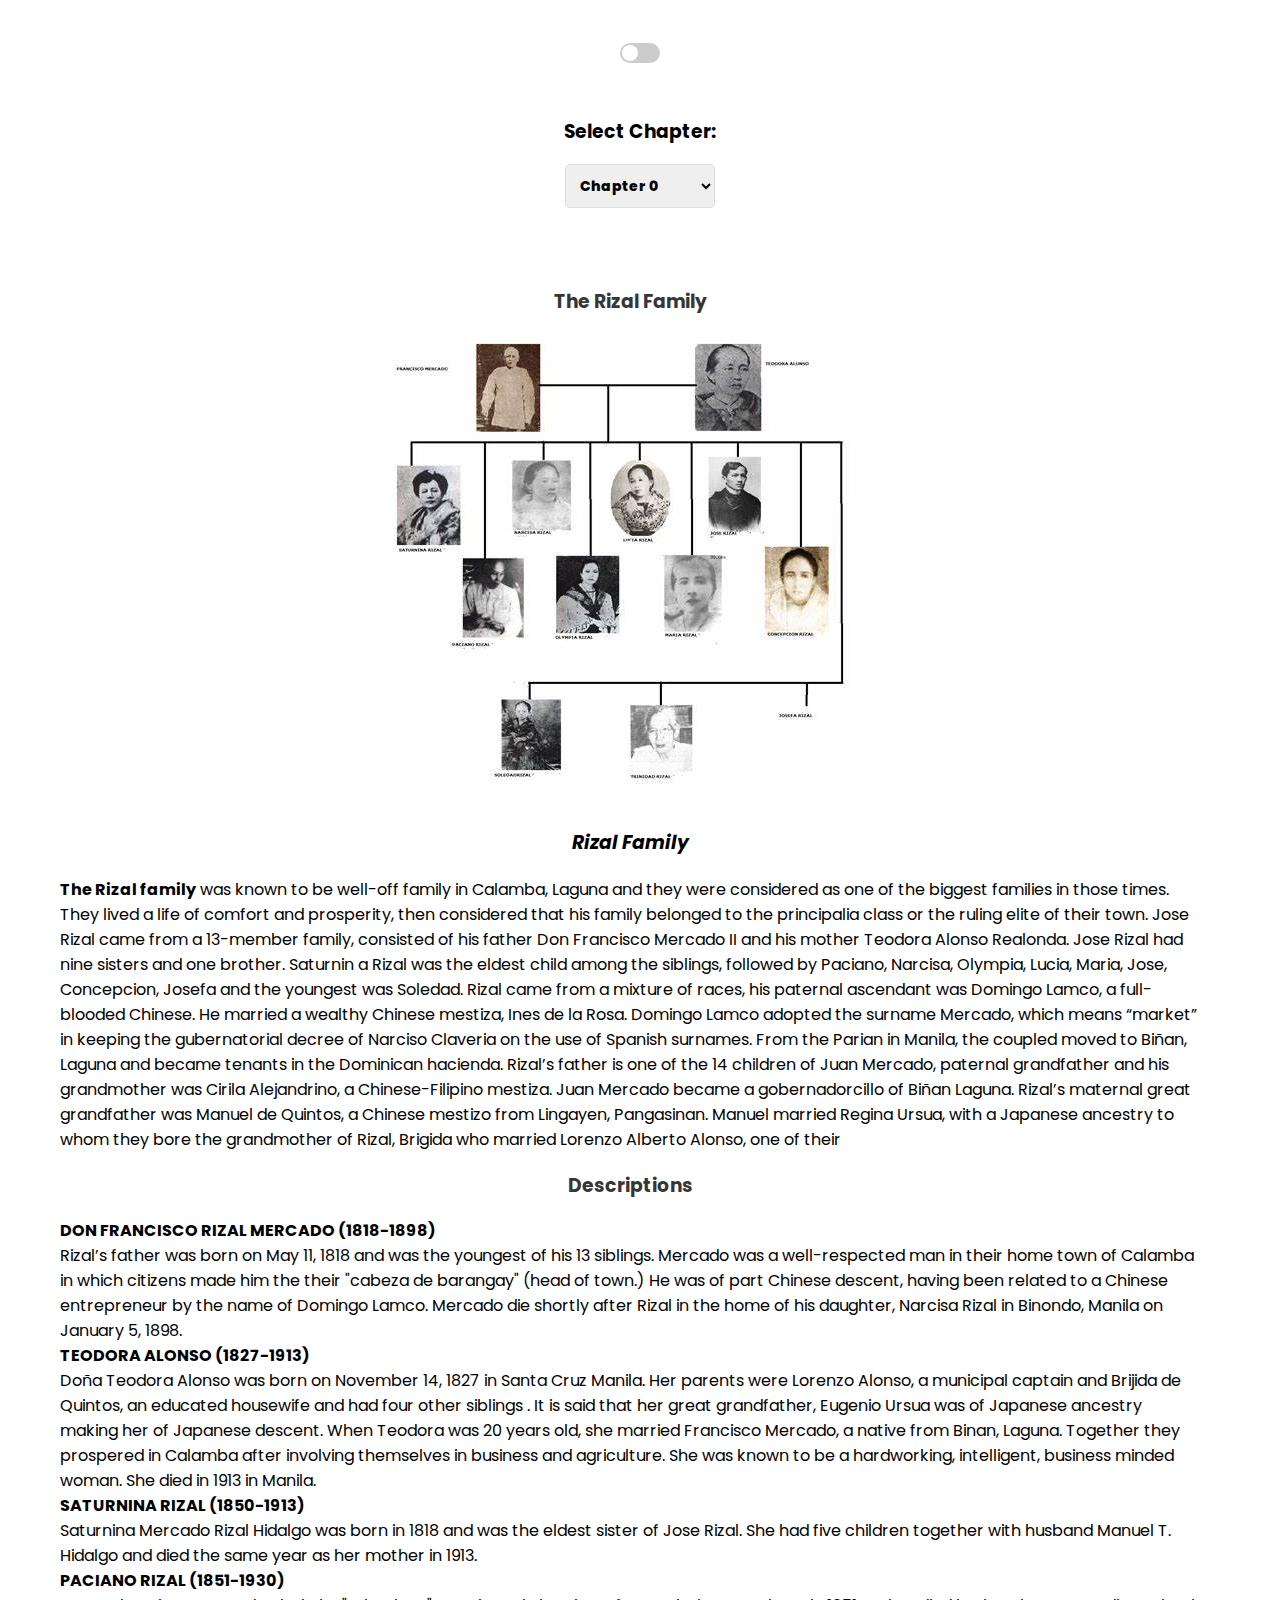
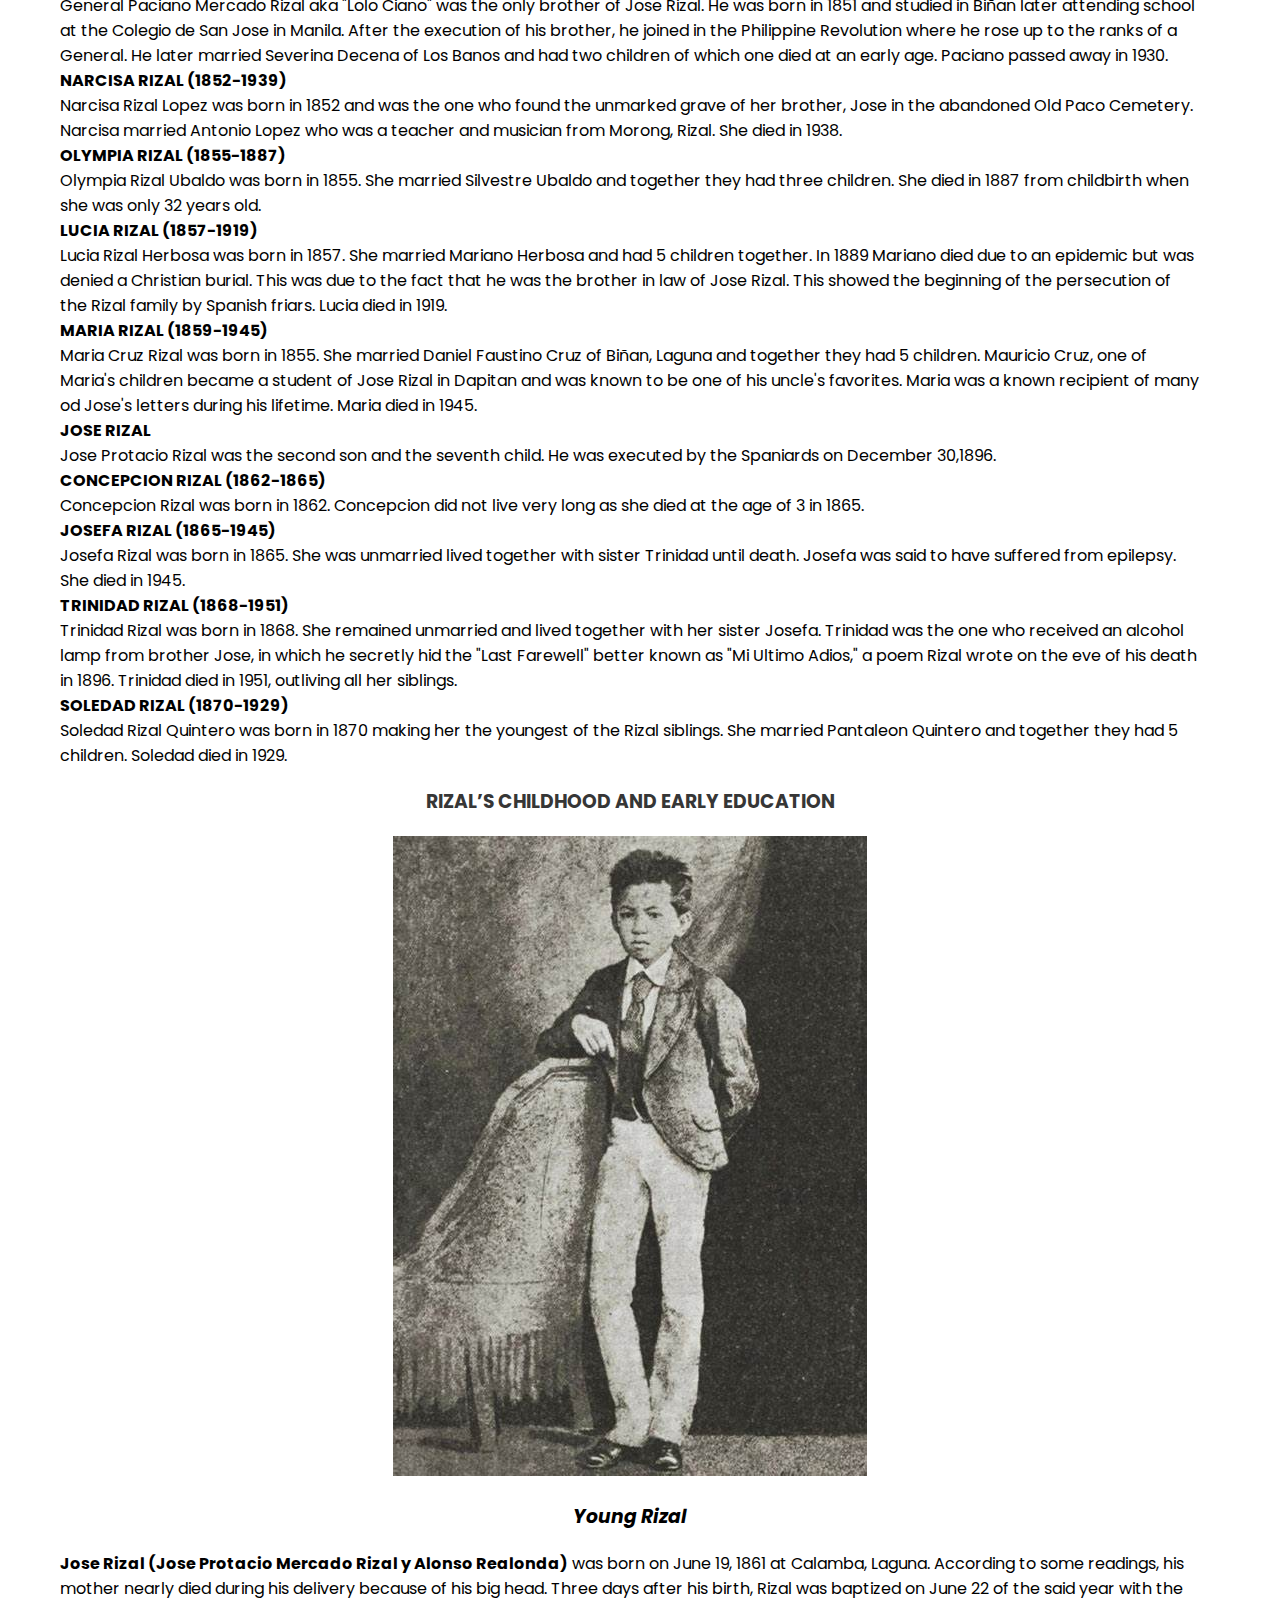
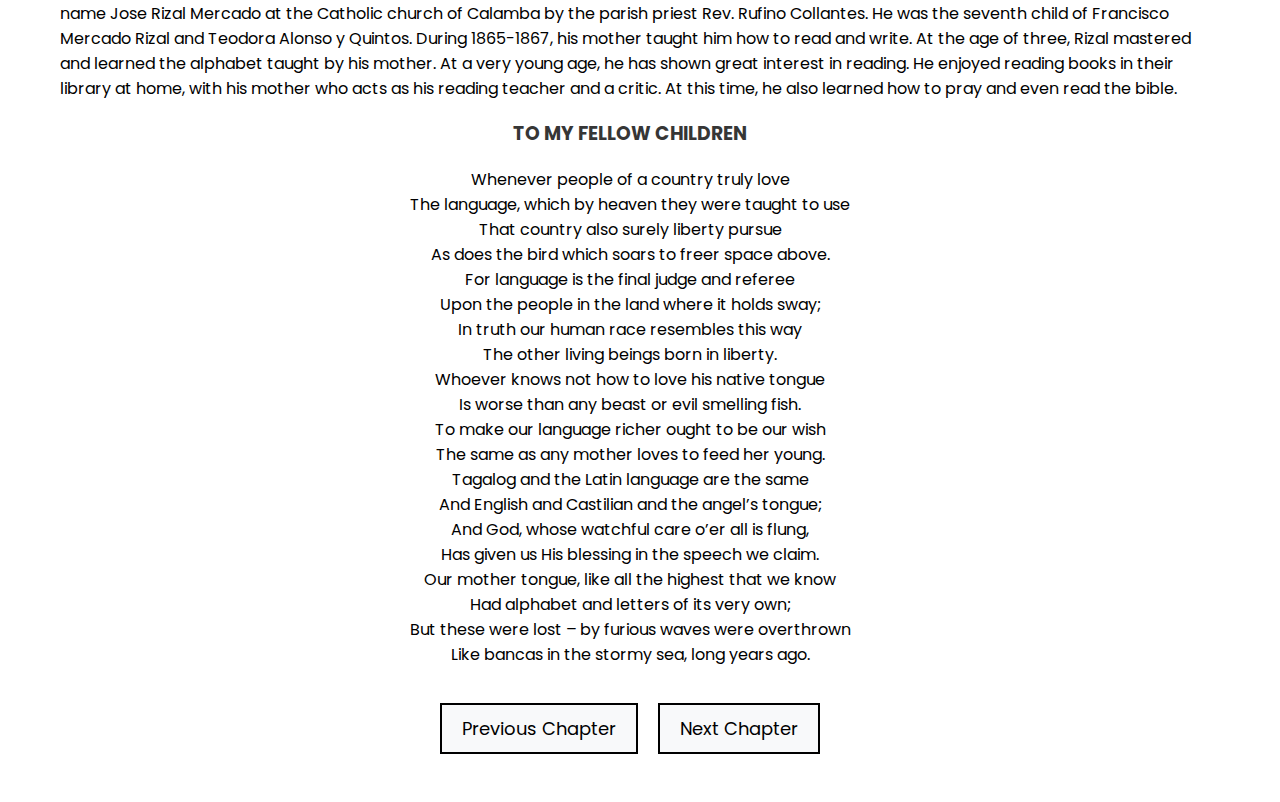
<file: chapters/chapter3.html>
<!DOCTYPE html>
<head>
    <title>Chapter 3: The Rizal Family</title>
    <meta charset="utf-8">
    <meta name="viewport" content="width=device-width, initial-scale=1">
    <link rel = "icon" href = "logotitle.png" type = "image/x-icon">
    <link rel="stylesheet" href="https://cdnjs.cloudflare.com/ajax/libs/font-awesome/4.7.0/css/font-awesome.min.css">
    <link rel="stylesheet" href="chapter3.css">
    <link href="https://fonts.googleapis.com/css2?family=Julius+Sans+One&display=swap" rel="stylesheet">
    <link href="https://fonts.googleapis.com/css2?family=Mohave:wght@300&display=swap" rel="stylesheet">
    <link href='https://unpkg.com/boxicons@2.1.4/css/boxicons.min.css' rel='stylesheet'>
    <link rel="stylesheet" href="https://cdnjs.cloudflare.com/ajax/libs/font-awesome/6.4.0/css/all.min.css">
    <link href="https://fonts.googleapis.com/css2?family=Poppins:wght@200;300&display=swap" rel="stylesheet">
<head>
<body>
    <nav class="navbar">
        <label class="switch">
            <input type="checkbox" id="dark-mode-toggle">
            <span class="slider"></span>
        </label>
    </nav>
    <div class="selector">
        <h3>Select Chapter:</h3>
        <select id="manga-chapters" name="manga-chapters" onchange="loadChapter()">
            <option value="/index.html">Chapter 0</option>
            <option value="chapter1.html">Chapter 1: The Rizal Law and It's Importance</option>
            <option value="chapter2.html">Chapter 2: The Revolutions</option>
            <option value="chapter3.html">Chapter 3: The Rizal Family</option>
            <option value="chapter4.html">Chapter 4: Rizal’s Life: Higher Education and Life Abroad</option>
            <option value="chapter5.html">Chapter 5: RIZAL’S LIFE: Exile,Trial, and Death</option>
            <option value="chapter6.html">Chapter 6: ANNOTATION OF ANTONIO MORGA’S Sucesos de las Islas Filipinas</option>
            <option value="chapter7.html">Chapter 7: NOLI ME TANGERE</option>
            <option value="chapter8.html">Chapter 8: EL FILIBUSTERISMO</option>
            <option value="chapter9.html">Chapter 9: THE PHILIPPINES:A Century Hence </option>
            <option value="chapter10.html">Chapter 10: JOSE RIZAL AND PHILIPPINE NATIONALISM: Bayani and Kabayanihan</option>
            <option value="chapter11.html">Chapter 11: JOSE RIZAL AND PHILIPPINE NATIONALISM: National Symbol</option>
        </select>
    </div>
    <div class="chapter3_container">
        <div class="content_container">
            <h3 class="h3_intro">The Rizal Family</h3>
            <div class="image">
                <img src="rizalfam.jpg" class="rizals"  alt="Republic Act 1425">
                <h3 class="young">Rizal Family</h3>
            </div>
            <p><span class="bold">The Rizal family</span> was known to be well-off family in Calamba, Laguna and they were considered as one 
                of the biggest families in those times. They lived a life of comfort and prosperity, then
                considered that his family belonged to the principalia class or the ruling elite of their
                town. Jose Rizal came from a 13-member family, consisted of his father Don Francisco Mercado
                II and his mother Teodora Alonso Realonda. Jose Rizal had nine sisters and one brother. Saturnin
                a Rizal was the eldest child among the siblings, followed by Paciano, Narcisa, Olympia, Lucia, Maria,
                Jose, Concepcion, Josefa and the youngest was Soledad.
                Rizal came from a mixture of races, his paternal ascendant was Domingo Lamco, a full-blooded Chinese.
                He married a wealthy Chinese mestiza, Ines de la Rosa. Domingo Lamco adopted the surname Mercado, which
                means “market” in keeping the gubernatorial decree of Narciso Claveria on the use of Spanish surnames. From the Parian in Manila, the coupled moved to Biñan, Laguna and became tenants in the Dominican hacienda.
                Rizal’s father is one of the 14 children of Juan Mercado, paternal grandfather and his grandmother was Cirila Alejandrino, a Chinese-Filipino mestiza. Juan Mercado became a gobernadorcillo of Biñan Laguna. Rizal’s maternal great grandfather was Manuel de Quintos, a Chinese mestizo from Lingayen, Pangasinan. Manuel married Regina Ursua, with a Japanese ancestry to whom they bore the grandmother of Rizal, Brigida who married Lorenzo Alberto Alonso, one of their
            </p>
            <h3 class="h3_intro">Descriptions</h3>
            <p>
                <span class="bold">DON FRANCISCO RIZAL MERCADO (1818-1898)<br></span>
                Rizal’s father was born on May 11, 1818 and was the youngest of his 13 siblings. Mercado was a well-respected man in their home town of Calamba in which citizens made him the their "cabeza de barangay" (head of town.) He was of part Chinese descent, having been related to a Chinese entrepreneur by the name of Domingo Lamco. Mercado die shortly after Rizal in the home of his daughter, Narcisa Rizal in Binondo, Manila on January 5, 1898.<br>
                <span class="bold">TEODORA ALONSO (1827-1913)<br></span>
                Doña Teodora Alonso was born on November 14, 1827 in Santa Cruz Manila. Her parents were Lorenzo Alonso, a municipal captain and Brijida de Quintos, an educated housewife and had four other siblings . It is said that her great grandfather, Eugenio Ursua was of Japanese ancestry making her of Japanese descent. When Teodora was 20 years old, she married Francisco Mercado, a native from Binan, Laguna. Together they prospered in Calamba after involving themselves in business and agriculture. She was known to be a hardworking, intelligent, business minded woman. She died in 1913 in Manila.<br>
                <span class="bold">SATURNINA RIZAL (1850-1913)<br></span>
                Saturnina Mercado Rizal Hidalgo was born in 1818 and was the eldest sister of Jose Rizal. She had five children together with husband Manuel T. Hidalgo and died the same year as her mother in 1913.<br>
                <span class="bold">PACIANO RIZAL (1851-1930)<br></span>
                General Paciano Mercado Rizal aka "Lolo Ciano" was the only brother of Jose Rizal. He was born in 1851 and studied in Biñan later attending school at the Colegio de San Jose in Manila. After the execution of his brother, he joined in the Philippine Revolution where he rose up to the ranks of a General. He later married Severina Decena of Los Banos and had two children of which one died at an early age. Paciano passed away in 1930.<br>
                <span class="bold">NARCISA RIZAL (1852-1939)<br></span>
                Narcisa Rizal Lopez was born in 1852 and was the one who found the unmarked grave of her brother, Jose in the abandoned Old Paco Cemetery. Narcisa married Antonio Lopez who was a teacher and musician from Morong, Rizal. She died in 1938.<br>
                <span class="bold">OLYMPIA RIZAL (1855-1887)<br></span>
                Olympia Rizal Ubaldo was born in 1855. She married Silvestre Ubaldo and together they had three children. She died in 1887 from childbirth when she was only 32 years old.<br>
                <span class="bold">LUCIA RIZAL (1857-1919)<br></span>
                Lucia Rizal Herbosa was born in 1857. She married Mariano Herbosa and had 5 children together. In 1889 Mariano died due to an epidemic but was denied a Christian burial. This was due to the fact that he was the brother in law of Jose Rizal. This showed the beginning of the persecution of the Rizal family by Spanish friars. Lucia died in 1919.<br>
                <span class="bold">MARIA RIZAL (1859-1945)<br></span>
                Maria Cruz Rizal was born in 1855. She married Daniel Faustino Cruz of Biñan, Laguna and together they had 5 children. Mauricio Cruz, one of Maria's children became a student of Jose Rizal in Dapitan and was known to be one of his uncle's favorites. Maria was a known recipient of many od Jose's letters during his lifetime. Maria died in 1945.<br>
                <span class="bold">JOSE RIZAL<br></span>
                Jose Protacio Rizal was the second son and the seventh child. He was executed by the Spaniards on December 30,1896.<br>
                <span class="bold">CONCEPCION RIZAL (1862-1865)<br></span>
                Concepcion Rizal was born in 1862. Concepcion did not live very long as she died at the age of 3 in 1865.<br>
                <span class="bold">JOSEFA RIZAL (1865-1945)<br></span>
                Josefa Rizal was born in 1865. She was unmarried lived together with sister Trinidad until death. Josefa was said to have suffered from epilepsy. She died in 1945.<br>
                <span class="bold">TRINIDAD RIZAL (1868-1951)<br></span>
                Trinidad Rizal was born in 1868. She remained unmarried and lived together with her sister Josefa. Trinidad was the one who received an alcohol lamp from brother Jose, in which he secretly hid the "Last Farewell" better known as "Mi Ultimo Adios," a poem Rizal wrote on the eve of his death in 1896. Trinidad died in 1951, outliving all her siblings.<br>
                <span class="bold">SOLEDAD RIZAL (1870-1929)<br></span>
                Soledad Rizal Quintero was born in 1870 making her the youngest of the Rizal siblings. She married Pantaleon Quintero and together they had 5 children. Soledad died in 1929.<br>
            </p>
            <h3 class="h3_intro">RIZAL’S CHILDHOOD AND EARLY EDUCATION</h3>
            <div class="image">
                <img src="young.jpg" class="rizals"  alt="Republic Act 1425">
                <h3 class="young">Young Rizal</h3>
            </div>
            <p>
                <span class="bold">Jose Rizal (Jose Protacio Mercado Rizal y Alonso Realonda)</span> was born on June 19, 1861 at Calamba, Laguna. According to some readings, his mother nearly died during his delivery because of his big head. Three days after his birth, Rizal was baptized on June 22 of the said year with the name Jose Rizal Mercado at the Catholic church of Calamba by the parish priest Rev. Rufino Collantes. He was the seventh child of Francisco Mercado Rizal and Teodora Alonso y Quintos.
                During 1865-1867, his mother taught him how to read and write. At the age of three, Rizal mastered and learned the alphabet taught by his mother. At a very young age, he has shown great interest in reading. He enjoyed reading books in their library at home, with his mother who acts as his reading teacher and a critic. At this time, he also learned how to pray and even read the bible.
            </p>
            <h3 class="h3_intro">TO MY FELLOW CHILDREN</h3>
            <p class="fellow">
                Whenever people of a country truly love<br>
                The language, which by heaven they were taught to use<br>
                That country also surely liberty pursue<br>
                As does the bird which soars to freer space above.<br>
                For language is the final judge and referee<br>
                Upon the people in the land where it holds sway;<br>
                In truth our human race resembles this way<br>
                The other living beings born in liberty.<br>
                Whoever knows not how to love his native tongue<br>
                Is worse than any beast or evil smelling fish.<br>
                To make our language richer ought to be our wish<br>
                The same as any mother loves to feed her young.<br>
                Tagalog and the Latin language are the same<br>
                And English and Castilian and the angel’s tongue;<br>
                And God, whose watchful care o’er all is flung,<br>
                Has given us His blessing in the speech we claim.<br>
                Our mother tongue, like all the highest that we know<br>
                Had alphabet and letters of its very own;<br>
                But these were lost – by furious waves were overthrown<br>
                Like bancas in the stormy sea, long years ago.<br>
            </p>
            <div class="button-container">
                <a href="chapter2.html" class="chapter-button past">Previous Chapter</a>
                <a href="chapter4.html" class="chapter-button next">Next Chapter</a>
            </div> 
        </div>
        <script src="script.js"></script> 
        <script>
            function loadChapter() {
                var selectElement = document.getElementById('manga-chapters');
                var selectedValue = selectElement.options[selectElement.selectedIndex].value;
    
                // Now, 'selectedValue' contains the value of the selected option.
                // Use this value to navigate to the selected chapter.
                window.location.href = selectedValue;
            }
        </script>
    </div>
</file>
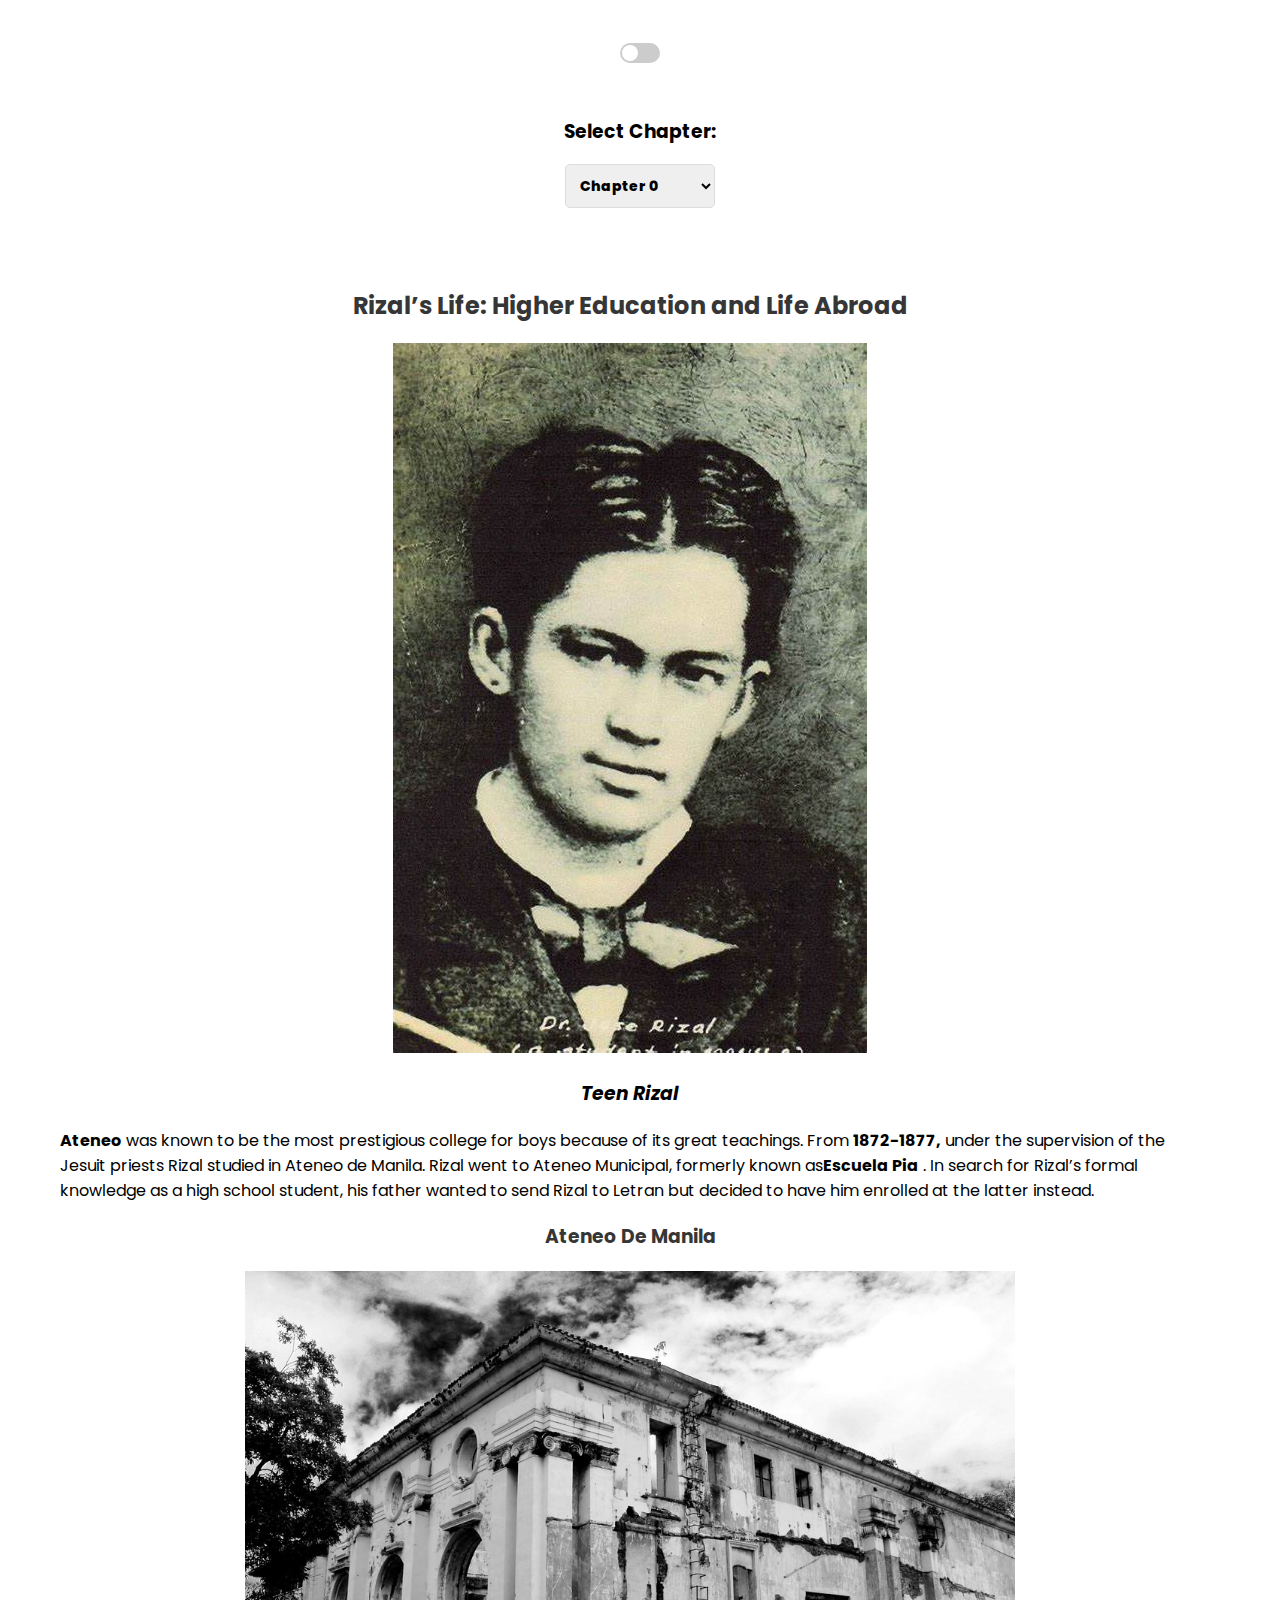
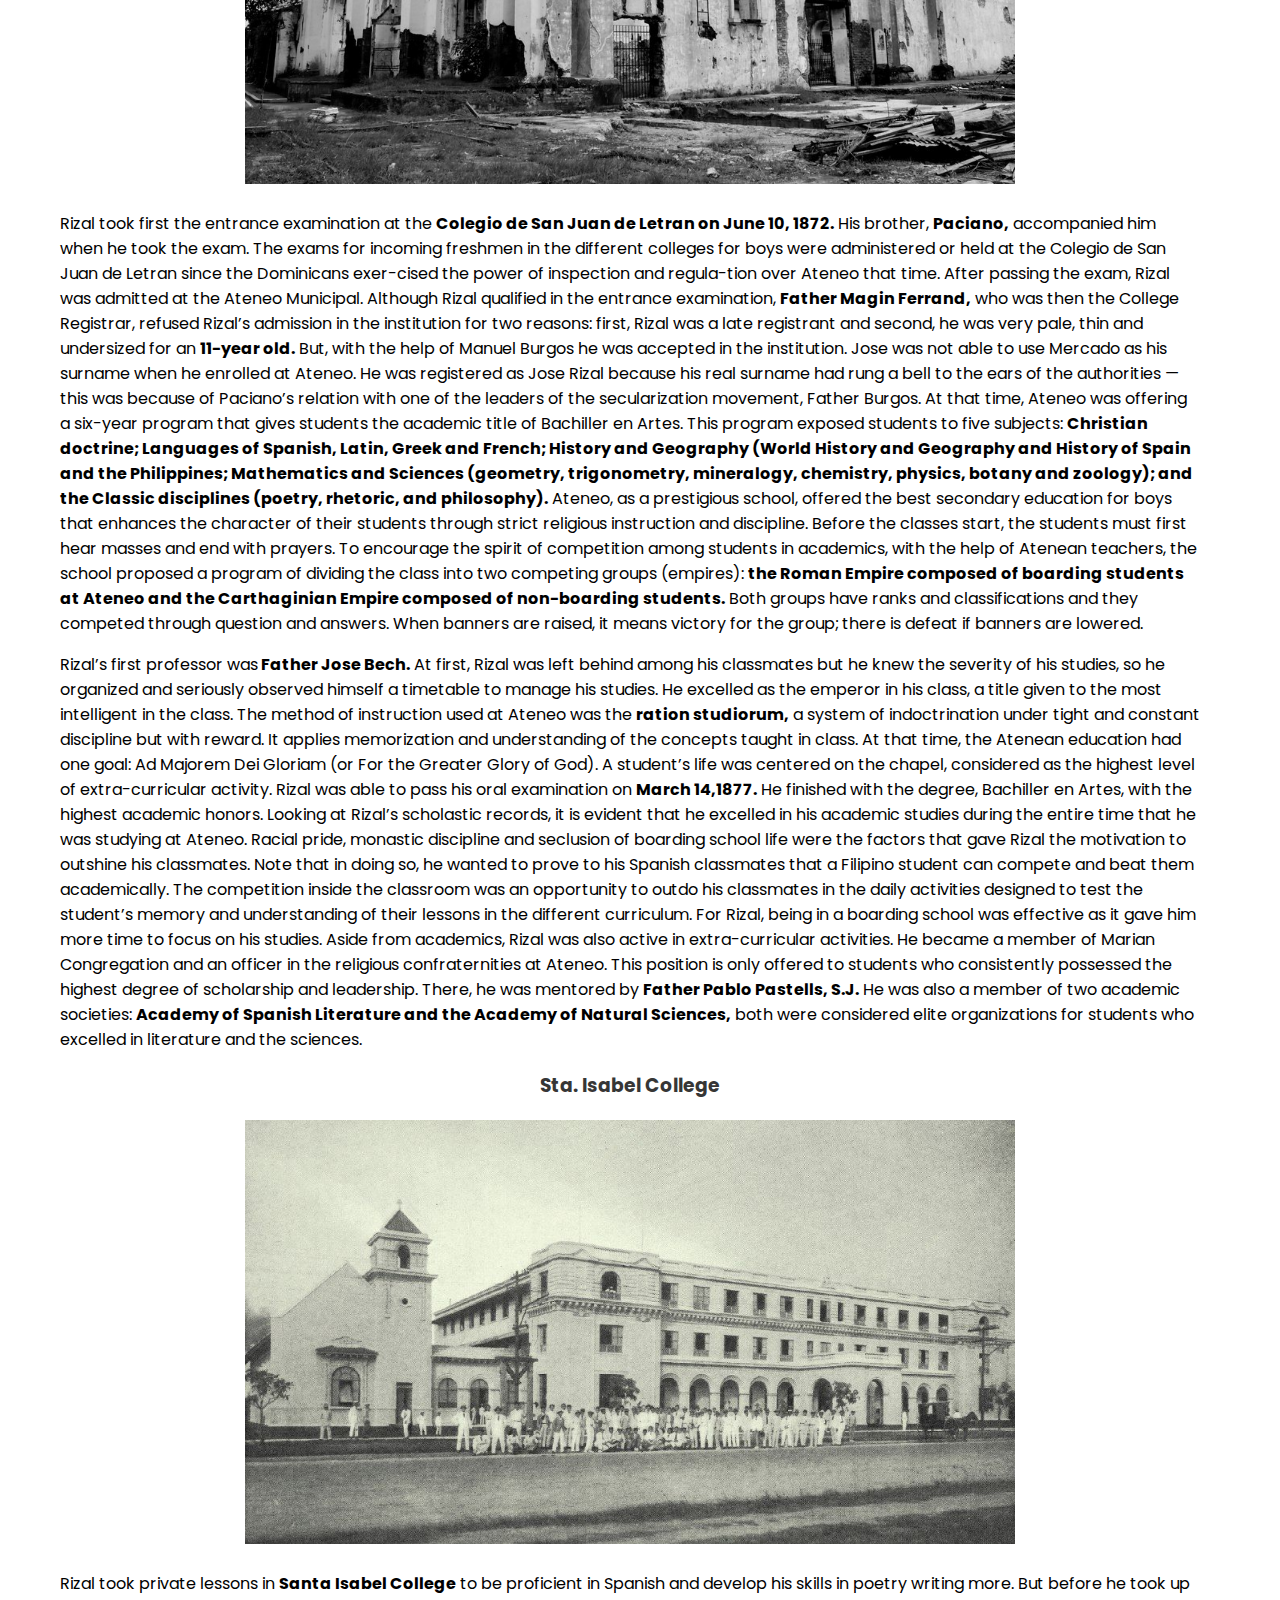
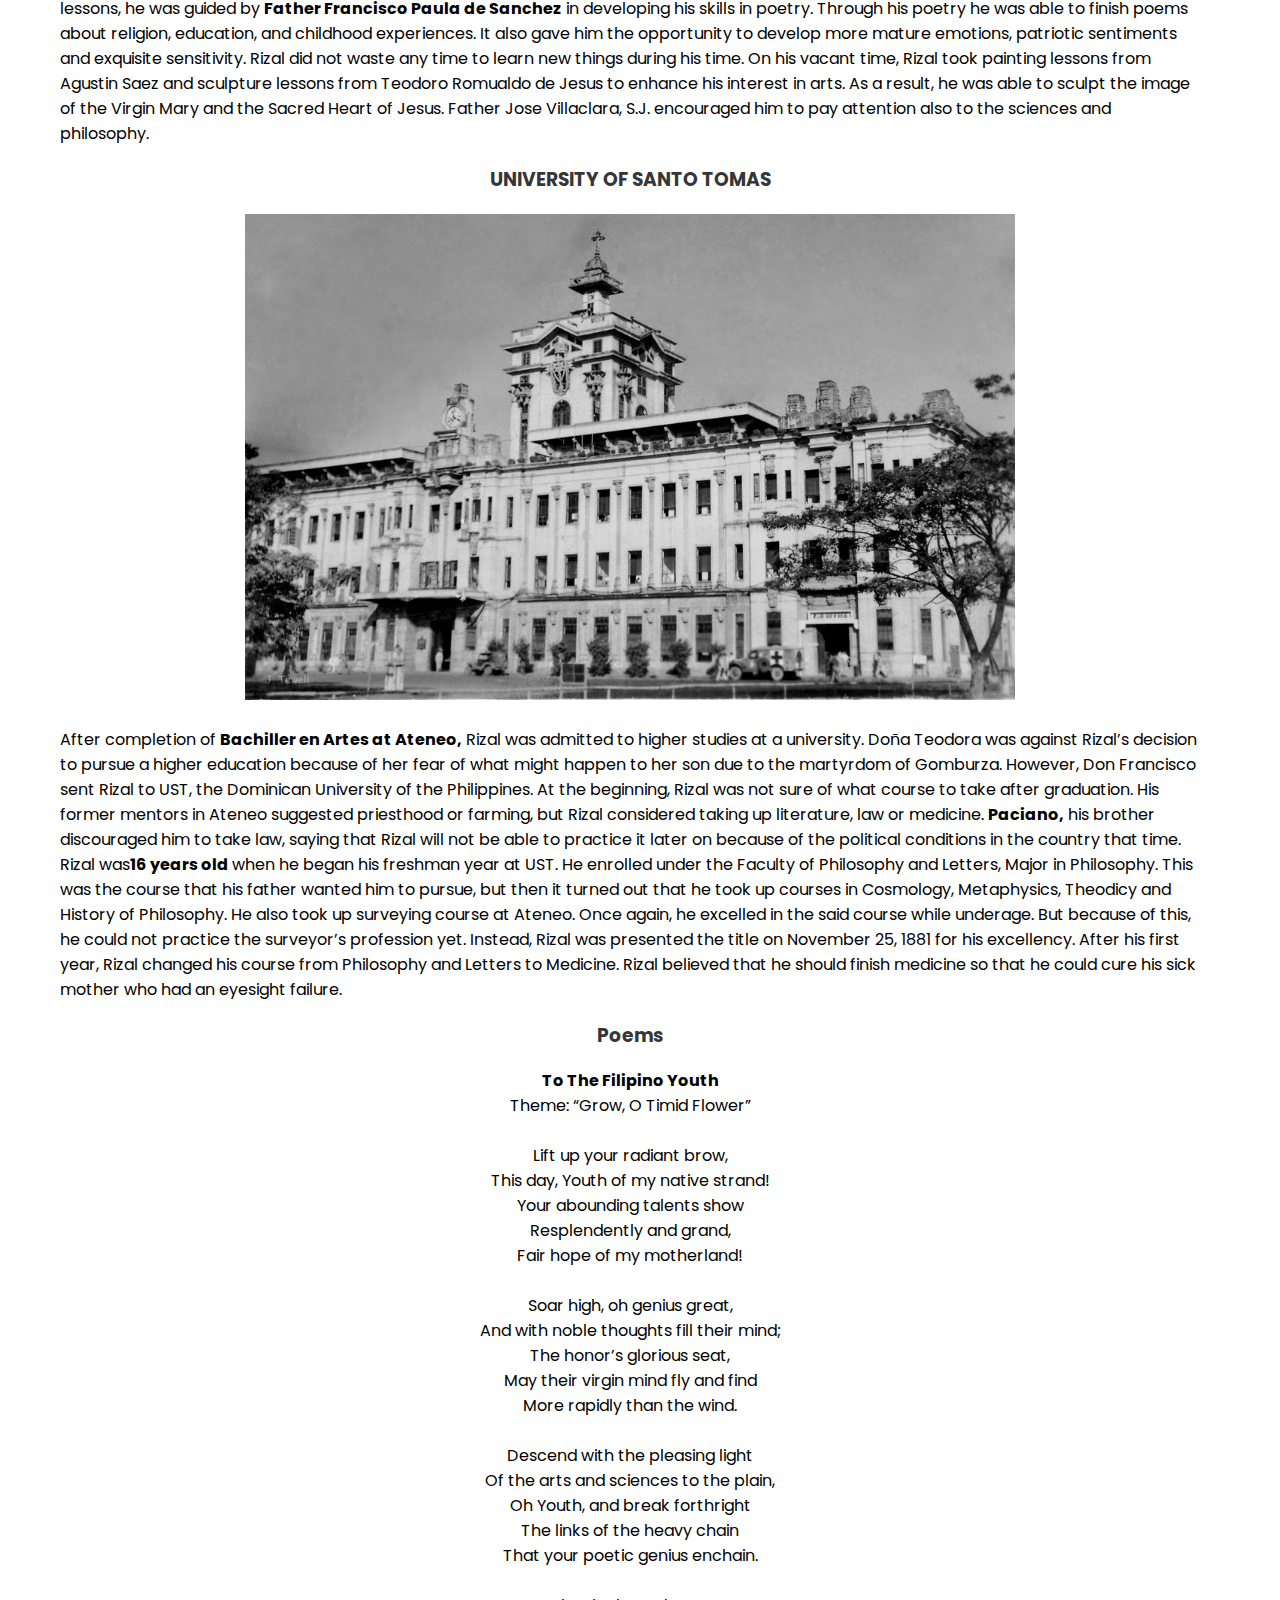
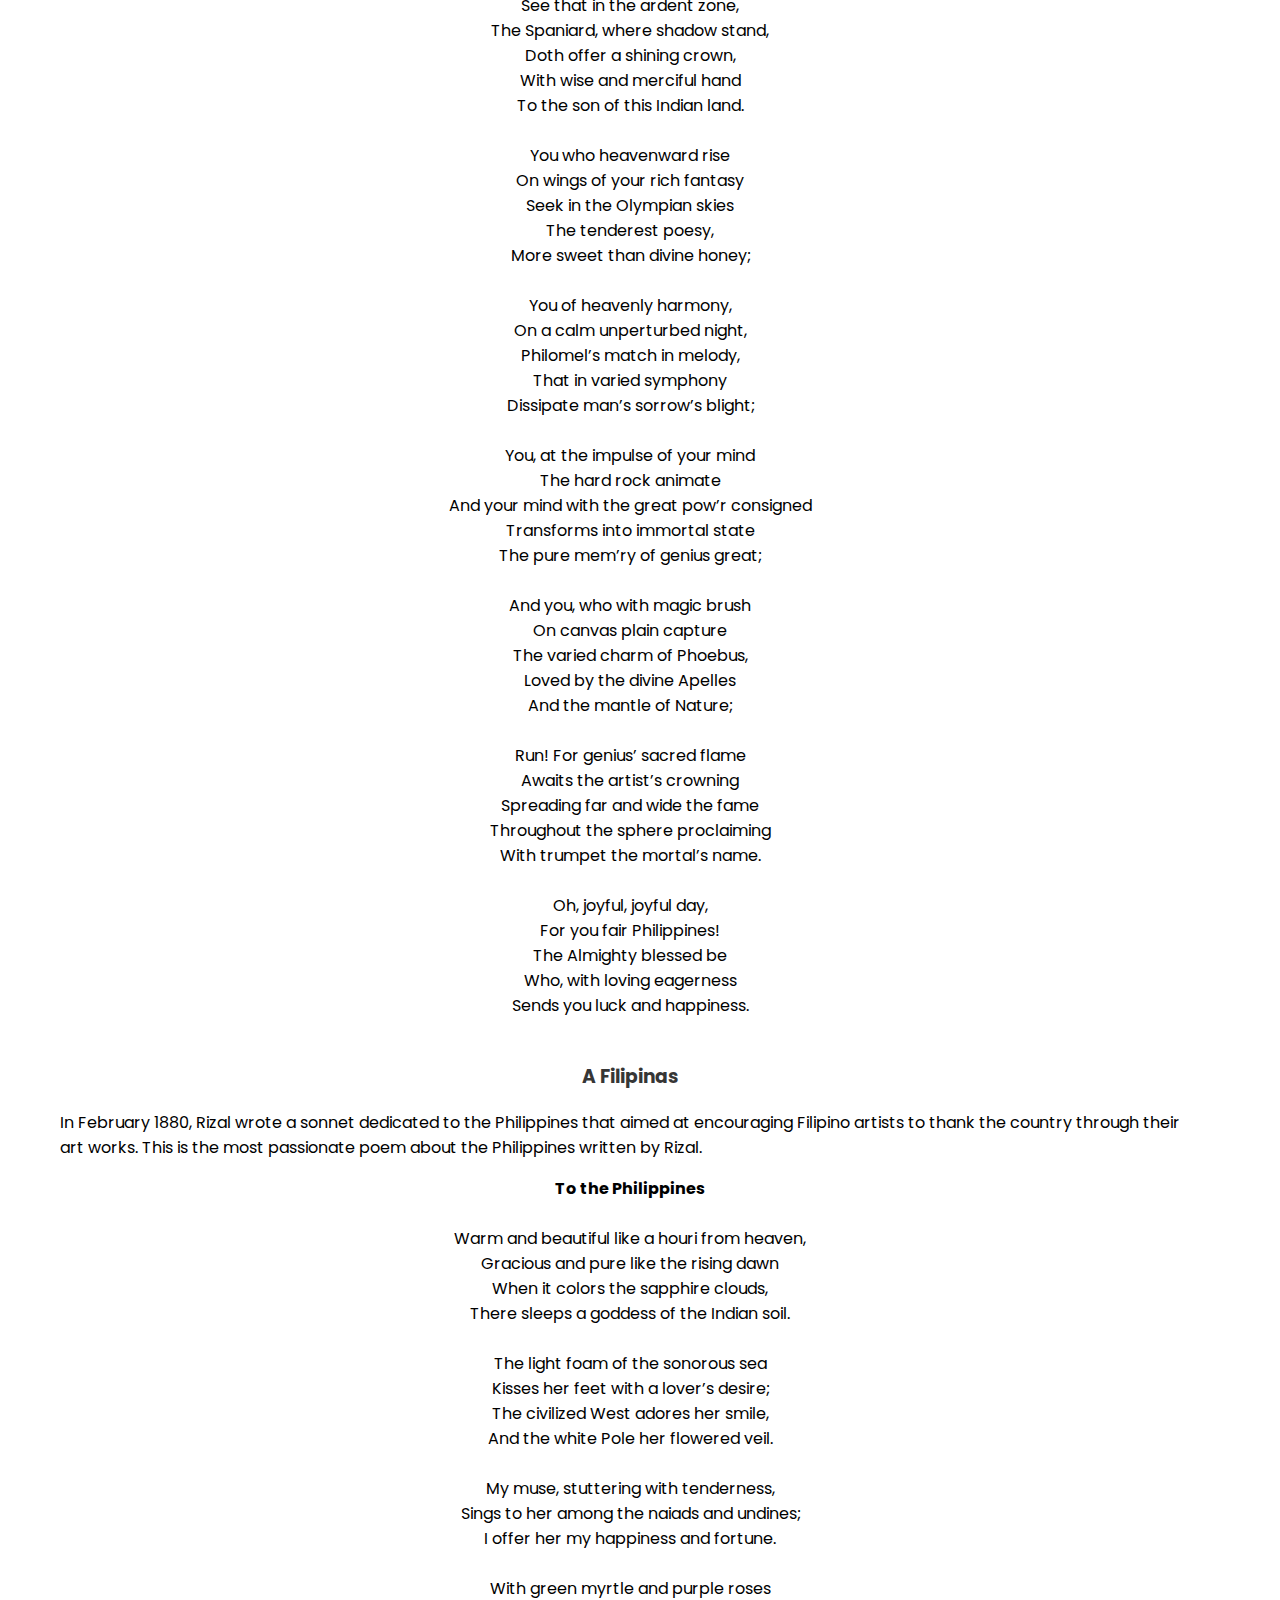
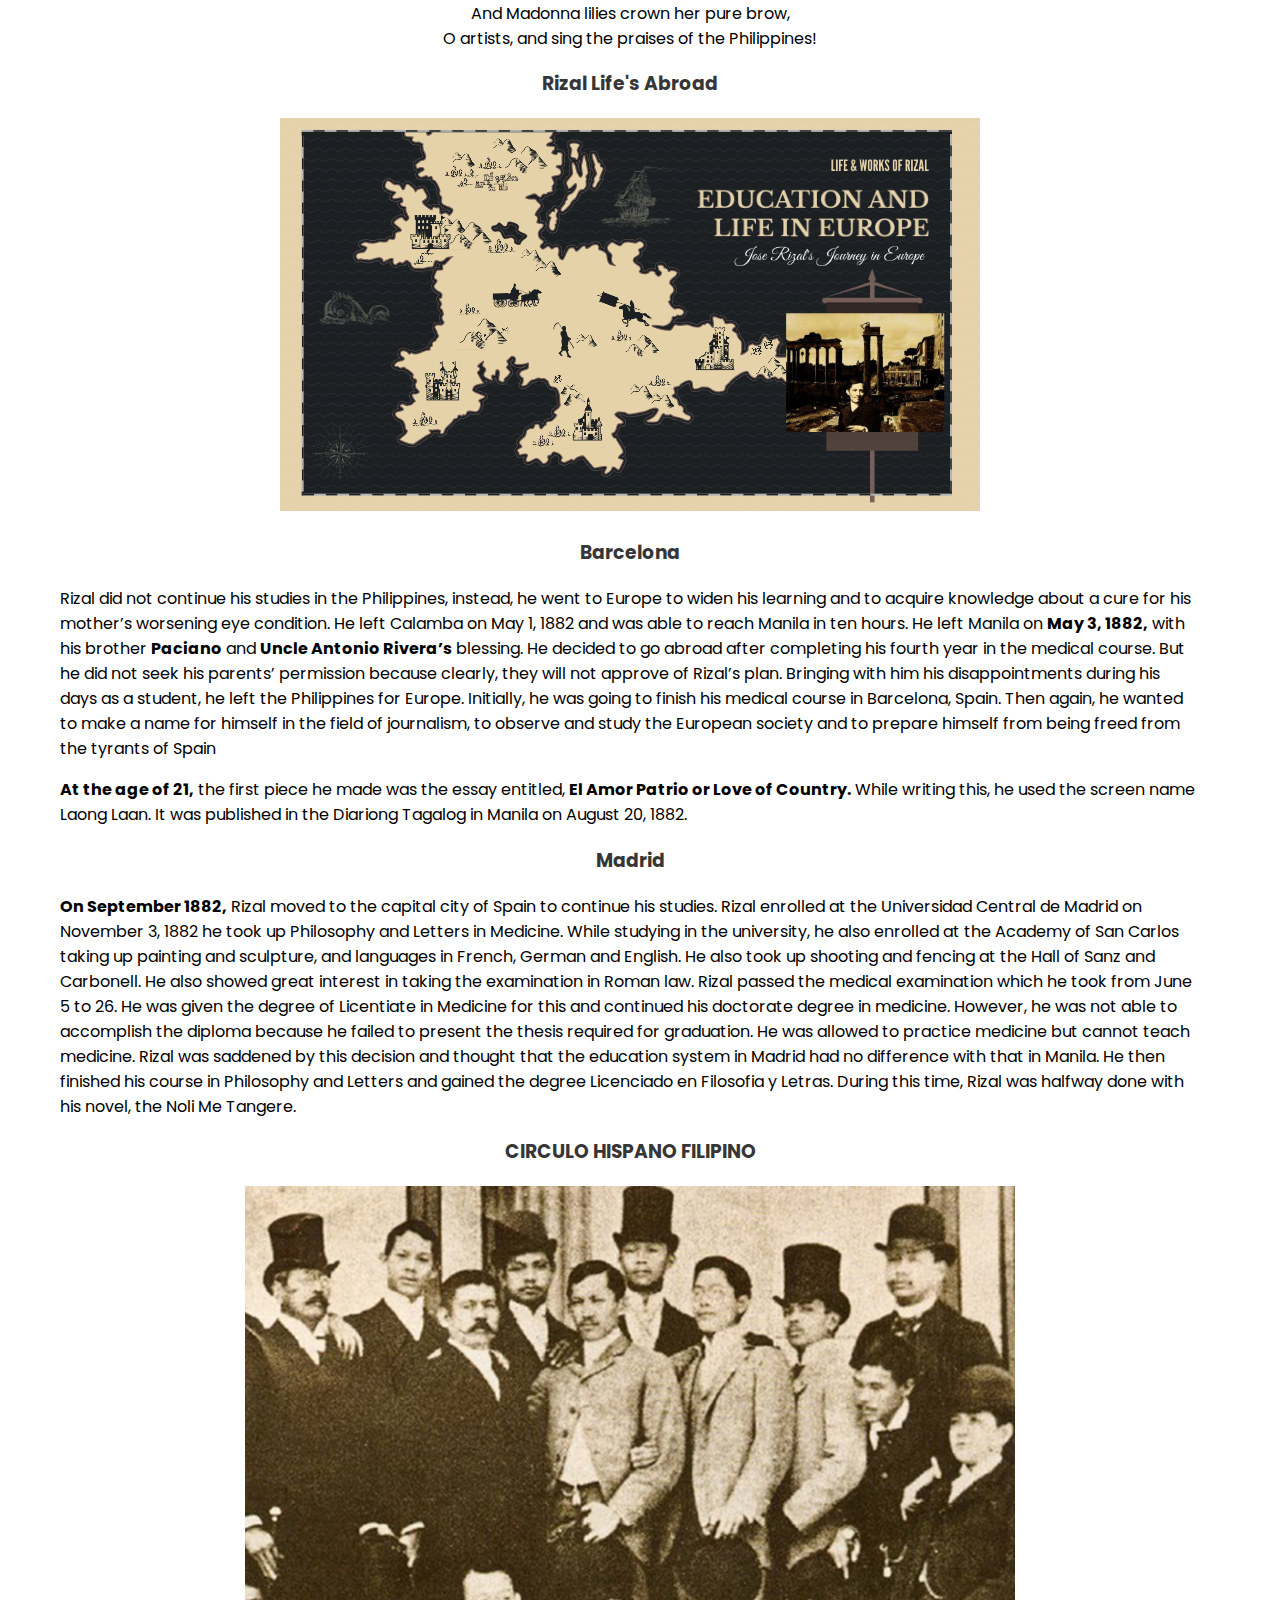
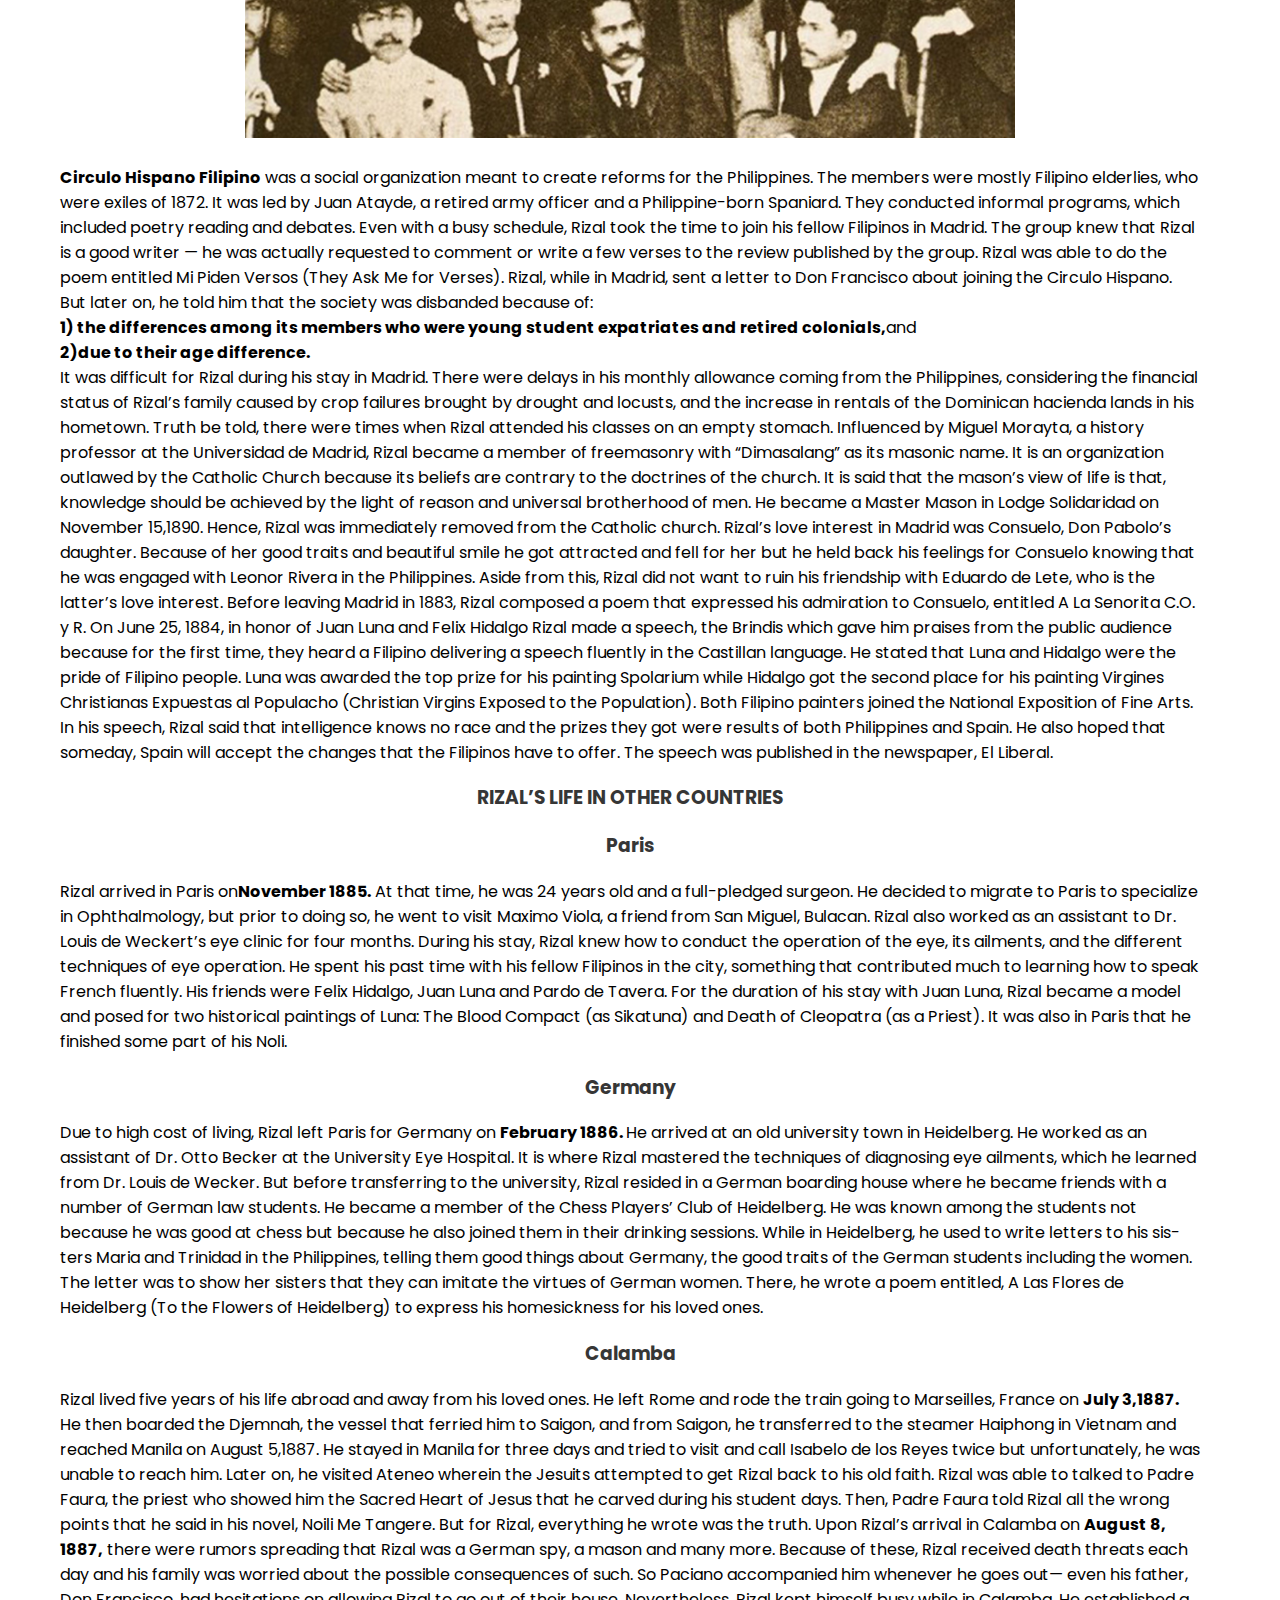
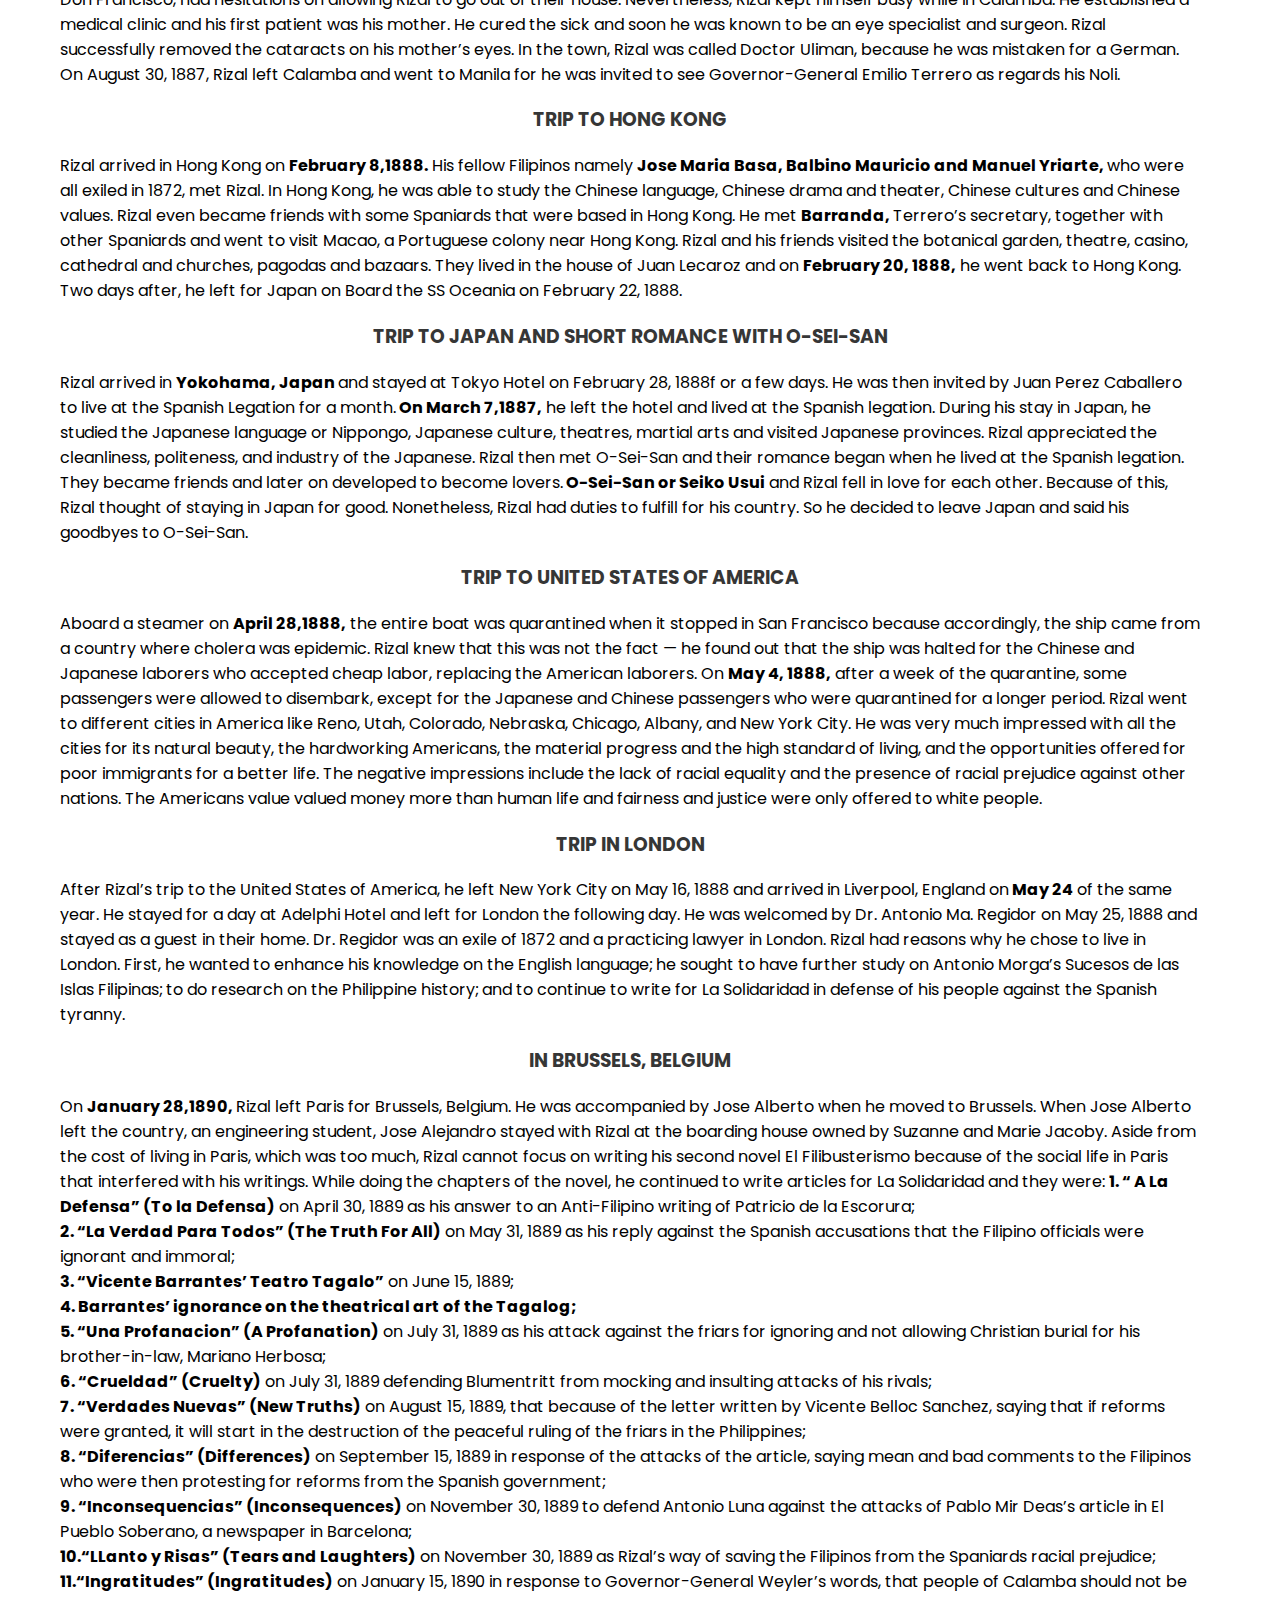
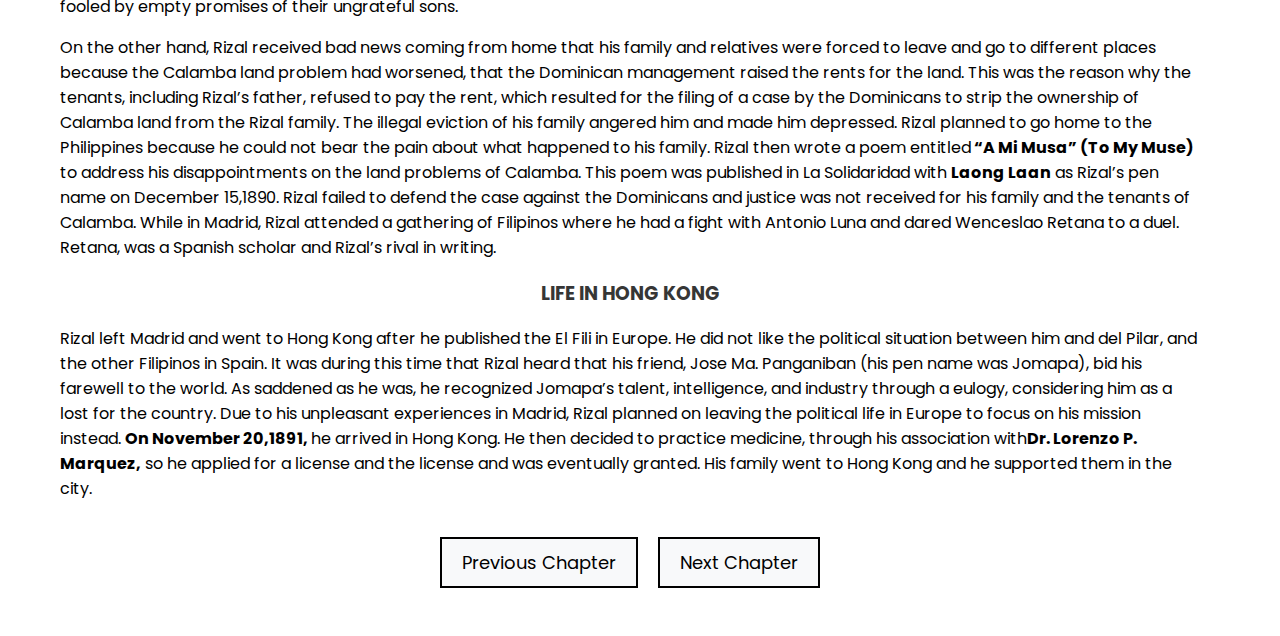
<file: chapters/chapter4.html>
<!DOCTYPE html>
<head>
    <title>Chapter 4: Rizal’s Life: Higher Education and Life Abroad</title>
    <meta charset="utf-8">
    <meta name="viewport" content="width=device-width, initial-scale=1">
    <link rel = "icon" href = "logotitle.png" type = "image/x-icon">
    <link rel="stylesheet" href="https://cdnjs.cloudflare.com/ajax/libs/font-awesome/4.7.0/css/font-awesome.min.css">
    <link rel="stylesheet" href="chapter4.css">
    <link href="https://fonts.googleapis.com/css2?family=Julius+Sans+One&display=swap" rel="stylesheet">
    <link href="https://fonts.googleapis.com/css2?family=Mohave:wght@300&display=swap" rel="stylesheet">
    <link href='https://unpkg.com/boxicons@2.1.4/css/boxicons.min.css' rel='stylesheet'>
    <link rel="stylesheet" href="https://cdnjs.cloudflare.com/ajax/libs/font-awesome/6.4.0/css/all.min.css">
    <link href="https://fonts.googleapis.com/css2?family=Poppins:wght@200;300&display=swap" rel="stylesheet">
<head>
<body>
    <nav class="navbar">
        <label class="switch">
            <input type="checkbox" id="dark-mode-toggle">
            <span class="slider"></span>
        </label>
    </nav>
    <div class="selector">
        <h3>Select Chapter:</h3>
        <select id="manga-chapters" name="manga-chapters" onchange="loadChapter()">
            <option value="/index.html">Chapter 0</option>
            <option value="chapter1.html">Chapter 1: The Rizal Law and It's Importance</option>
            <option value="chapter2.html">Chapter 2: The Revolutions</option>
            <option value="chapter3.html">Chapter 3: The Rizal Family</option>
            <option value="chapter4.html">Chapter 4: Rizal’s Life: Higher Education and Life Abroad</option>
            <option value="chapter5.html">Chapter 5: RIZAL’S LIFE: Exile,Trial, and Death</option>
            <option value="chapter6.html">Chapter 6: ANNOTATION OF ANTONIO MORGA’S Sucesos de las Islas Filipinas</option>
            <option value="chapter7.html">Chapter 7: NOLI ME TANGERE</option>
            <option value="chapter8.html">Chapter 8: EL FILIBUSTERISMO</option>
            <option value="chapter9.html">Chapter 9: THE PHILIPPINES:A Century Hence </option>
            <option value="chapter10.html">Chapter 10: JOSE RIZAL AND PHILIPPINE NATIONALISM: Bayani and Kabayanihan</option>
            <option value="chapter11.html">Chapter 11: JOSE RIZAL AND PHILIPPINE NATIONALISM: National Symbol</option>
        </select>
    </div>
    <div class="chapter4_container">
        <div class="content_container">
            <h2 class="h3_intro">Rizal’s Life: Higher Education and Life Abroad</h2>
            <div class="image">
                <img src="teen.jpg" class="rizals"  alt="Republic Act 1425">
                <h3 class="young">Teen Rizal</h3>
            </div>
            <p>
                <span class="bold">Ateneo</span> was known to be the most prestigious college for boys because of its great teachings. 
                From <span class="bold">1872-1877,</span> under the supervision of the Jesuit priests Rizal studied in Ateneo de Manila. 
                Rizal went to Ateneo Municipal, formerly known as<span class="bold">Escuela Pia</span> . In search for Rizal’s formal knowledge 
                as a high school student, his father wanted to send Rizal to Letran but decided to have him enrolled at 
                the latter instead.
            </p>
            <h3 class="h3_intro">Ateneo De Manila</h3>
            <div class="image">
                <img src="ateneo.jpg" class="rizals"  alt="Republic Act 1425">
            </div>
            <p>
                Rizal took first the entrance examination at the <span class="bold">Colegio de San Juan de Letran on June 10, 1872.</span> His brother, <span class="bold">Paciano,</span> accompanied him when 
                he took the exam. The exams for incoming freshmen in the different colleges for boys were administered or held at the Colegio de San Juan de
                Letran since the Dominicans exer-cised the power of inspection and regula-tion over Ateneo that time. After passing the exam, Rizal was 
                admitted at the Ateneo Municipal.
                Although Rizal qualified in the entrance examination, <span class="bold">Father Magin Ferrand,</span> who was then the College Registrar, refused Rizal’s admission
                in the institution for two reasons: first, Rizal was a late registrant and second, he was very pale, thin and undersized for an <span class="bold"> 11-year old.</span>
                But, with the help of Manuel Burgos he was accepted in the institution. Jose was not able to use Mercado as his surname when he enrolled at Ateneo.
                He was registered as Jose Rizal because his real surname had rung a bell to the ears of the authorities — this was because of Paciano’s relation with 
                one of the leaders of the secularization movement, Father Burgos. At that time, Ateneo was offering a six-year program that gives students the academic 
                title of Bachiller en Artes. This program exposed students to five subjects: <span class="bold">Christian doctrine; Languages of Spanish, Latin, Greek and French; History
                and Geography (World History and Geography and History of Spain and the Philippines; Mathematics and Sciences (geometry, trigonometry, mineralogy, chemistry, 
                physics, botany and zoology); and the Classic disciplines (poetry, rhetoric, and philosophy).</span>
                Ateneo, as a prestigious school, offered the best secondary education for boys that enhances the character of their students through strict religious instruction 
                and discipline. Before the classes start, the students must first hear masses and end with prayers.
                To encourage the spirit of competition among students in academics, with the help of Atenean teachers, the school proposed a program of dividing the class into two
                competing groups (empires): <span class="bold">the Roman Empire composed of boarding students at Ateneo and the Carthaginian Empire composed of non-boarding students.</span> Both groups have 
                ranks and classifications and they competed through question and answers. When banners are raised, it means victory for the group; there is defeat if banners are lowered.
            </p>
            <p>
                Rizal’s first professor was<span class="bold"> Father Jose Bech.</span> At first, Rizal was left behind among his classmates but he knew the severity of his studies, so he organized and
                seriously observed himself a timetable to manage his studies. He excelled as the emperor in his class, a title given to the most intelligent in the class. The 
                method of instruction used at Ateneo was the <span class="bold">  ration studiorum,</span> a system of indoctrination under tight and constant discipline but with reward.
                It applies memorization and understanding of the concepts taught in class. At that time, the Atenean education had one goal: Ad Majorem Dei 
                Gloriam (or For the Greater Glory of God). A student’s life was centered on the chapel, considered as the highest level of extra-curricular 
                activity. Rizal was able to pass his oral examination on <span class="bold">March 14,1877.</span> 
                He finished with the degree, Bachiller en Artes, with the highest academic honors. Looking at Rizal’s scholastic records, it is evident that
                he excelled in his academic studies during the entire time that he was studying at Ateneo. Racial pride, monastic discipline and seclusion of 
                boarding school life were the factors that gave Rizal the motivation to outshine his classmates.
                Note that in doing so, he wanted to prove to his Spanish classmates that a Filipino student can compete and beat them academically. 
                The competition inside the classroom was an opportunity to outdo his classmates in the daily activities designed to test the student’s 
                memory and understanding of their lessons in the different curriculum. For Rizal, being in a boarding school was effective as it gave him more time to focus on his studies.
                Aside from academics, Rizal was also active in extra-curricular activities. He became a member of Marian Congregation and an officer in 
                the religious confraternities at Ateneo. This position is only offered to students who consistently possessed the highest degree of scholarship 
                and leadership. There, he was mentored by <span class="bold">Father Pablo Pastells, S.J.</span> He was also a member of two academic societies:  <span class="bold">Academy of Spanish Literature 
                and the Academy of Natural Sciences,</span> both were considered elite organizations for students who excelled in literature and the sciences.
            </p>
            <h3 class="h3_intro">Sta. Isabel College</h3>
            <div class="image">
                <img src="isabel.jpg" class="rizals"  alt="Republic Act 1425">
            </div>
            <p>
                Rizal took private lessons in <span class="bold">Santa Isabel College</span> to be proficient in Spanish and develop his skills in poetry writing more. 
                But before he took up lessons, he was guided by <span class="bold">Father Francisco Paula de Sanchez</span> in developing his skills in poetry. Through 
                his poetry he was able to finish poems about religion, education, and childhood experiences. It also gave him the opportunity 
                to develop more mature emotions, patriotic sentiments and exquisite sensitivity.
                Rizal did not waste any time to learn new things during his time. On his vacant time,
                Rizal took painting lessons from Agustin Saez and sculpture lessons from Teodoro Romualdo de Jesus to 
                enhance his interest in arts. As a result, he was able to sculpt the image of the Virgin Mary and the 
                Sacred Heart of Jesus. Father Jose Villaclara, S.J. encouraged him to pay attention also to the sciences and philosophy.
            </p>
            <h3 class="h3_intro">UNIVERSITY OF SANTO TOMAS</h3>
            <div class="image">
                <img src="santo.jpg" class="rizals"  alt="Republic Act 1425">
            </div>
            <p>
                After completion of <span class="bold">Bachiller en Artes at Ateneo,</span> Rizal was admitted to higher studies at a university. Doña Teodora was against Rizal’s 
                decision to pursue a higher education because of her fear of what might happen to her son due to the martyrdom of Gomburza. However, Don
                Francisco sent Rizal to UST, the Dominican University of the Philippines.
                At the beginning, Rizal was not sure of what course to take after graduation. His former mentors in Ateneo suggested priesthood or farming, 
                but Rizal considered taking up literature, law or medicine. <span class="bold">Paciano,</span> his brother discouraged him to take law, saying that Rizal will not be 
                able to practice it later on because of the political conditions in the country that time.
                Rizal was<span class="bold">16 years old </span>when he began his freshman year at UST. He enrolled under the Faculty of Philosophy and Letters, Major in Philosophy. 
                This was the course that his father wanted him to pursue, but then it turned out that he took up courses in Cosmology, Metaphysics, Theodicy and History of Philosophy.
                He also took up surveying course at Ateneo. Once again, he excelled in the said course while underage. But because of this, he could not practice the 
                surveyor’s profession yet. Instead, Rizal was presented the title on November 25, 1881 for his excellency. After his first year, Rizal changed his
                course from Philosophy and Letters to Medicine. Rizal believed that he should finish medicine so that he could cure his sick mother who had an eyesight failure.
            </p>
            <h3 class="h3_intro">Poems</h3>
            <p class="mid">
                <span class="bold">To The Filipino Youth</span><br>
                Theme: “Grow, O Timid Flower”<br><br>
                Lift up your radiant brow,<br>
                This day, Youth of my native strand!<br>
                Your abounding talents show<br>
                Resplendently and grand,<br>
                Fair hope of my motherland!<br><br>
                Soar high, oh genius great,<br>
                And with noble thoughts fill their mind;<br>
                The honor’s glorious seat,<br>
                May their virgin mind fly and find<br>
                More rapidly than the wind.<br><br>
                Descend with the pleasing light<br>
                Of the arts and sciences to the plain,<br>
                Oh Youth, and break forthright<br>
                The links of the heavy chain<br>
                That your poetic genius enchain.<br><br>
                See that in the ardent zone,<br>
                The Spaniard, where shadow stand,<br>
                Doth offer a shining crown,<br>
                With wise and merciful hand<br>
                To the son of this Indian land.<br><br>
                You who heavenward rise<br>
                On wings of your rich fantasy<br>
                Seek in the Olympian skies<br>
                The tenderest poesy,<br>
                More sweet than divine honey;<br><br>
                You of heavenly harmony,<br>
                On a calm unperturbed night,<br>
                Philomel’s match in melody,<br>
                That in varied symphony<br>
                Dissipate man’s sorrow’s blight;<br><br>
                You, at the impulse of your mind<br>
                The hard rock animate<br>
                And your mind with the great pow’r consigned<br>
                Transforms into immortal state<br>
                The pure mem’ry of genius great;<br><br>
                And you, who with magic brush<br>
                On canvas plain capture<br>
                The varied charm of Phoebus,<br>
                Loved by the divine Apelles<br>
                And the mantle of Nature;<br><br>
                Run! For genius’ sacred flame<br>
                Awaits the artist’s crowning<br>
                Spreading far and wide the fame<br>
                Throughout the sphere proclaiming<br>
                With trumpet the mortal’s name.<br><br>
                Oh, joyful, joyful day,<br>
                For you fair Philippines!<br>
                The Almighty blessed be<br>
                Who, with loving eagerness<br>
                Sends you luck and happiness.<br><br>
            </p>
            <h3 class="h3_intro">A Filipinas</h3>
            <p>
                In February 1880, Rizal wrote a sonnet dedicated to the Philippines that aimed at encouraging Filipino artists 
                to thank the country through their art works. This is the most passionate poem about the Philippines written by Rizal.
            </p>
            <p class="mid">
                <span class="bold">To the Philippines<br><br></span>
                Warm and beautiful like a houri from heaven,<br>
                Gracious and pure like the rising dawn<br>
                When it colors the sapphire clouds,<br>
                There sleeps a goddess of the Indian soil.<br><br>
                The light foam of the sonorous sea<br>
                Kisses her feet with a lover’s desire;<br>
                The civilized West adores her smile,<br>
                And the white Pole her flowered veil.<br><br>
                My muse, stuttering with tenderness,<br>
                Sings to her among the naiads and undines;<br>
                I offer her my happiness and fortune.<br><br>
                With green myrtle and purple roses<br>
                And Madonna lilies crown her pure brow,<br>
                O artists, and sing the praises of the Philippines!<br>
            </p>
            <h3 class="h3_intro">Rizal Life's Abroad</h3>
            <div class="image">
                <img src="life.png" class="rizals"  alt="Republic Act 1425">
            </div>
            <h3 class="h3_intro">Barcelona</h3>
            <p>
                Rizal did not continue his studies in the Philippines, instead, he went to Europe to widen his learning and to acquire 
                knowledge about a cure for his mother’s worsening eye condition. He left Calamba on May 1, 1882 and was able to reach 
                Manila in ten hours. He left Manila on  <span class="bold">May 3, 1882,</span> with his brother <span class="bold">Paciano</span> and <span class="bold">Uncle Antonio Rivera’s</span> blessing. He 
                decided to go abroad after completing his fourth year in the medical course. But he did not seek his parents’
                permission because clearly, they will not approve of Rizal’s plan. Bringing with him his disappointments during his days 
                as a student, he left the Philippines for Europe.
                Initially, he was going to finish his medical course in Barcelona, Spain. Then again, he wanted to make a name for 
                himself in the field of journalism, to observe and study the European society and to prepare himself from being freed from the tyrants of Spain
            </p>
            <p>
                <span class="bold">At the age of 21,</span> the first piece he made was the essay entitled,  <span class="bold">El Amor Patrio or Love of Country.</span> While writing this, he used the screen name
                Laong Laan. It was published in the Diariong Tagalog in Manila on August 20, 1882.
            </p>
            <h3 class="h3_intro">Madrid</h3>
            <p>
                <span class="bold">On September 1882,</span> Rizal moved to the capital city of Spain to continue his studies. Rizal enrolled at the
                Universidad Central de Madrid on November 3, 1882 he took up Philosophy and Letters in Medicine. While studying 
                in the university, he also enrolled at the Academy of San Carlos taking up painting and sculpture, and languages in French, German and English. He also took up shooting and fencing at the Hall of Sanz and Carbonell. He also showed great interest in taking the examination in Roman law.
                Rizal passed the medical examination which he took from June 5 to 26. He was given the degree of Licentiate in Medicine
                for this and continued his doctorate degree in medicine. However, he was not able to accomplish the diploma because he 
                failed to present the thesis required for graduation. He was allowed to practice medicine but cannot teach medicine. 
                Rizal was saddened by this decision and thought that the education system in Madrid had no difference with that in Manila. 
                He then finished his course in Philosophy and Letters and gained the degree Licenciado en Filosofia y Letras. During this time,
                Rizal was halfway done with his novel, the Noli Me Tangere.
            </p>
            <h3 class="h3_intro">CIRCULO HISPANO FILIPINO</h3>
            <div class="image">
                <img src="fil.jpg" class="rizals"  alt="Republic Act 1425">
            </div>
            <p>
                <span class="bold">Circulo Hispano Filipino</span> was a social organization meant to create reforms for the Philippines. The members were mostly Filipino elderlies, 
                who were exiles of 1872. It was led by Juan Atayde, a retired army officer and a Philippine-born Spaniard. They conducted informal programs,
                which included poetry reading and debates. Even with a busy schedule, Rizal took the time to join his fellow Filipinos in Madrid. The group 
                knew that Rizal is a good writer — he was actually requested to comment or write a few verses to the review published by the group. Rizal 
                was able to do the poem entitled Mi Piden Versos (They Ask Me for Verses).
                Rizal, while in Madrid, sent a letter to Don Francisco about joining the Circulo Hispano. But 
                later on, he told him that the society was disbanded because of:<br><span class="bold"> 1) the differences among its members who were young student expatriates and retired colonials,</span>and<br> 
                <span class="bold"> 2)due to their age difference.</span><br> It was difficult for Rizal during his stay in Madrid. There were delays in his monthly allowance coming from the Philippines, 
                considering the financial status of Rizal’s family caused by crop failures brought by drought and locusts, and the increase in rentals of the Dominican 
                hacienda lands in his hometown. Truth be told, there were times when Rizal attended his classes on an empty stomach.
                Influenced by Miguel Morayta, a history professor at the Universidad de Madrid, Rizal became a member of freemasonry with “Dimasalang” 
                as its masonic name. It is an organization outlawed by the Catholic Church because its beliefs are contrary to the doctrines of the church. 
                It is said that the mason’s view of life is that, knowledge should be achieved by the light of reason and universal brotherhood of men. He 
                became a Master Mason in Lodge Solidaridad on November 15,1890. Hence, Rizal was immediately removed from the Catholic church.
                Rizal’s love interest in Madrid was Consuelo, Don Pabolo’s daughter. Because of her good traits and beautiful smile he got attracted 
                and fell for her but he held back his feelings for Consuelo knowing that he was engaged with Leonor Rivera in the Philippines. Aside 
                from this, Rizal did not want to ruin his friendship with Eduardo de Lete, who is the latter’s love interest. Before leaving Madrid in 1883, 
                Rizal composed a poem that expressed his admiration to Consuelo, entitled A La Senorita C.O. y R.
                On June 25, 1884, in honor of Juan Luna and Felix Hidalgo Rizal made a speech, the Brindis which gave him 
                praises from the public
                audience because for the first time, they heard a Filipino delivering a speech fluently in the Castillan 
                language. He stated that Luna and Hidalgo were the pride of Filipino people. Luna was awarded the top prize for 
                his painting Spolarium while Hidalgo got the second place for his painting Virgines Christianas Expuestas al Populacho 
                (Christian Virgins Exposed to the Population).
                Both Filipino painters joined the National Exposition of Fine Arts. In his speech, Rizal said that intelligence knows no 
                race and the prizes they got were results of both Philippines and Spain. He also hoped that someday, Spain will accept the 
                changes that the Filipinos have to offer. The speech was published in the newspaper, El Liberal.
            </p>
            <h3 class="h3_intro">RIZAL’S LIFE IN OTHER COUNTRIES</h3>
            <h3 class="h3_intro">Paris</h3>
            <p>
                Rizal arrived in Paris on<span class="bold">November 1885.</span>  At that time, he was 24 years old and a full-pledged surgeon. 
                He decided to migrate to Paris to specialize in Ophthalmology, but prior to doing so, he went to visit 
                Maximo Viola, a friend from San Miguel, Bulacan. Rizal also worked as an assistant to Dr. Louis de Weckert’s
                eye clinic for four months. During his stay, Rizal knew how to conduct the operation of the eye, its ailments, 
                and the different techniques of eye operation. He spent his past time with his fellow Filipinos in the city, 
                something that contributed much to learning how to speak French fluently. His friends were Felix Hidalgo, 
                Juan Luna and Pardo de Tavera. For the duration of his stay with Juan Luna, Rizal became a model and posed 
                for two historical paintings of Luna: The Blood Compact (as Sikatuna) and Death of Cleopatra (as a Priest). 
                It was also in Paris that he finished some part of his Noli.
            </p>
            <h3 class="h3_intro">Germany</h3>
            <p>
                Due to high cost of living, Rizal left Paris for Germany on <span class="bold">February 1886. </span>He arrived at an old university town in Heidelberg. 
                He worked as an assistant of Dr. Otto Becker at the University Eye Hospital. It is where Rizal mastered the techniques of diagnosing eye 
                ailments, which he learned from Dr. Louis de Wecker. But before transferring to the university, Rizal resided in a German boarding house
                where he became friends with a number of German law students.
                He became a member of the Chess Players’ Club of Heidelberg. 
                He was known among the students not because he was good at chess but because he also joined them in their drinking sessions. 
                While in Heidelberg, he used to write letters to his sis-ters Maria and Trinidad in the Philippines, telling them good things 
                about Germany, the good traits of the German students including the women. The letter was to show her sisters that they can imitate 
                the virtues of German women. There, he wrote a poem entitled, A Las Flores de Heidelberg (To the Flowers of Heidelberg) to express his 
                homesickness for his loved ones.
            </p>
            <h3 class="h3_intro">Calamba</h3>
            <p>
                Rizal lived five years of his life abroad and away from his loved ones. He left Rome and rode the train going to Marseilles, France 
                on <span class="bold">July 3,1887.</span>  He then boarded the Djemnah, the vessel that ferried him to Saigon, and from Saigon, he transferred to the steamer 
                Haiphong in Vietnam and reached Manila on August 5,1887. He stayed in Manila for three days and tried to visit and call Isabelo de los Reyes 
                twice but unfortunately, he was unable to reach him.
                Later on, he visited Ateneo wherein the Jesuits attempted to get Rizal back to his old faith. Rizal was able to talked to Padre Faura, 
                the priest who showed him the Sacred Heart of Jesus that he carved during his student days. Then, Padre Faura told Rizal all the wrong 
                points that he said in his novel, Noili Me Tangere. But for Rizal, everything he wrote was the truth.
                Upon Rizal’s arrival in Calamba on <span class="bold">August 8, 1887,</span> there were rumors spreading that Rizal was a German spy, a mason and many more. Because 
                of these, Rizal received death threats each day and his family was worried about the possible consequences of such. So Paciano accompanied 
                him whenever he goes out— even his father, Don Francisco, had hesitations on allowing Rizal to go out of their house.
                Nevertheless, Rizal kept himself busy while in Calamba. He established a medical clinic and his first patient was his mother. He cured the 
                sick and soon he was known to be an eye specialist and surgeon. Rizal successfully removed the cataracts on his mother’s eyes. In the town, 
                Rizal was called Doctor Uliman, because he was mistaken for a German. On August 30, 1887, Rizal left Calamba and went to Manila for he was 
                invited to see Governor-General Emilio Terrero as regards his Noli.
            </p>
            <h3 class="h3_intro">TRIP TO HONG KONG</h3>
            <p>
                Rizal arrived in Hong Kong on <span class="bold">February 8,1888.</span> His fellow Filipinos namely <span class="bold">Jose Maria Basa, Balbino 
                Mauricio and Manuel Yriarte, </span>who were all exiled in 1872, met Rizal. In Hong Kong, he was able to study 
                the Chinese language, Chinese drama and theater, Chinese cultures and Chinese values. Rizal even became friends with
                some Spaniards that were based in Hong Kong.
                He met <span class="bold">Barranda, </span>Terrero’s secretary, together with other Spaniards and went to visit Macao, 
                a Portuguese colony near Hong Kong. Rizal and his friends visited the botanical garden, theatre, 
                casino, cathedral and churches, pagodas and bazaars. They lived in the house of Juan Lecaroz and on
                <span class="bold">February 20, 1888,</span> he went back to Hong Kong. Two days after, he left for Japan on Board the SS 
                Oceania on February 22, 1888.
            </p>
            <h3 class="h3_intro">TRIP TO JAPAN AND SHORT ROMANCE WITH O-SEI-SAN</h3>
            <p>
                Rizal arrived in <span class="bold">Yokohama, Japan </span>and stayed at Tokyo Hotel on February 28, 1888f or a few days. He was then invited by 
                Juan Perez Caballero to live at the Spanish Legation for a month.<span class="bold"> On March 7,1887,</span> he left the hotel and lived at the 
                Spanish legation. During his stay in Japan, he studied the Japanese language or Nippongo, Japanese culture, theatres, 
                martial arts and visited Japanese provinces. Rizal appreciated the cleanliness, politeness, and industry of the Japanese.
                Rizal then met O-Sei-San and their romance began when he lived at the Spanish legation. They became friends and later 
                on developed to become lovers.<span class="bold"> O-Sei-San or Seiko Usui</span> and Rizal fell in love for each other. Because of this, Rizal 
                thought of staying in Japan for good. Nonetheless, Rizal had duties to fulfill for his country. So he decided to leave 
                Japan and said his goodbyes to O-Sei-San.
            </p>
            <h3 class="h3_intro">TRIP TO UNITED STATES OF AMERICA</h3>
            <p>
                Aboard a steamer on <span class="bold">April 28,1888,</span> the entire boat was quarantined when it stopped in San 
                Francisco because accordingly, the ship came from a country where cholera was epidemic. 
                Rizal knew that this was not the fact — he found out that the ship was halted for the Chinese and Japanese laborers who accepted cheap labor, replacing the American laborers.
                On  <span class="bold">May 4, 1888,</span> after a week of the quarantine, some passengers were allowed to disembark, 
                except for the Japanese and Chinese passengers who were quarantined for a longer period. Rizal went 
                to different cities in America like Reno, Utah, Colorado, Nebraska, Chicago, Albany, and New York City. 
                He was very much impressed with all the cities for its natural beauty, the hardworking Americans, 
                the material progress and the high standard of living, and the opportunities offered for poor immigrants for a better life.
                The negative impressions include the lack of racial equality and the presence of racial prejudice 
                against other nations. The Americans value valued money more than human life and fairness and justice were only offered to white people.
            </p>
            <h3 class="h3_intro">TRIP IN LONDON</h3>
            <p>
                After Rizal’s trip to the United States of America, he left New York City on May 16, 1888 and arrived in 
                Liverpool, England on<span class="bold"> May 24</span> of the same year. He stayed for a day at Adelphi Hotel and left for London 
                the following day. He was welcomed by Dr. Antonio Ma. Regidor on May 25, 1888 and stayed as a guest in 
                their home. Dr. Regidor was an exile of 1872 and a practicing lawyer in London.
                Rizal had reasons why he chose to live in London. First, he wanted to enhance his knowledge on the English 
                language; he sought to have further study on Antonio Morga’s Sucesos de las Islas Filipinas; to do research on 
                the Philippine history; and to continue to write for La Solidaridad in defense of his people against the Spanish tyranny.
            </p>
            <h3 class="h3_intro">IN BRUSSELS, BELGIUM</h3>
            <p>
                On <span class="bold">January 28,1890, </span>Rizal left Paris for Brussels, Belgium. He was accompanied by Jose Alberto when he moved to Brussels. 
                When Jose Alberto left the country, an engineering student, Jose Alejandro stayed with Rizal at the boarding house 
                owned by Suzanne and Marie Jacoby. Aside from the cost of living in Paris, which was too much, Rizal cannot focus on 
                writing his second novel El Filibusterismo because of the social life in Paris that interfered with his writings. While 
                doing the chapters of the novel, he continued to write articles for La Solidaridad and they were:
                <span class="bold">1. “ A La Defensa” (To la Defensa)</span> on April 30, 1889 as his answer to an Anti-Filipino writing of Patricio de la Escorura; <br>
                <span class="bold">2. “La Verdad Para Todos” (The Truth For All)</span> on May 31, 1889 as his reply against the Spanish accusations that the Filipino officials were ignorant and immoral;<br>
                <span class="bold">3. “Vicente Barrantes’ Teatro Tagalo”</span> on June 15, 1889;<br>
                <span class="bold">4. Barrantes’ ignorance on the theatrical art of the Tagalog;</span><br>
                <span class="bold">5. “Una Profanacion” (A Profanation)</span> on July 31, 1889 as his attack against the friars for ignoring and not allowing Christian burial for his brother-in-law, Mariano Herbosa;<br>
                <span class="bold">6. “Crueldad” (Cruelty)</span> on July 31, 1889 defending Blumentritt from mocking and insulting attacks of his rivals;<br>
                <span class="bold">7. “Verdades Nuevas” (New Truths)</span> on August 15, 1889, that because of the letter written by Vicente Belloc Sanchez, saying that if reforms were granted, it will start in the destruction of the peaceful ruling of the friars in the Philippines;<br>
                <span class="bold">8. “Diferencias” (Differences)</span> on September 15, 1889 in response of the attacks of the article, saying mean and bad comments to the Filipinos who were then protesting for reforms from the Spanish government;<br>
                <span class="bold">9. “Inconsequencias” (Inconsequences)</span> on November 30, 1889 to defend Antonio Luna against the attacks of Pablo Mir Deas’s article in El Pueblo Soberano, a newspaper in Barcelona;<br>
                <span class="bold">10.“LLanto y Risas” (Tears and Laughters)</span> on November 30, 1889 as Rizal’s way of saving the Filipinos from the Spaniards racial prejudice;<br>
                <span class="bold">11.“Ingratitudes” (Ingratitudes)</span> on January 15, 1890 in response to Governor-General Weyler’s words, that people of Calamba should not be fooled by empty promises of their ungrateful sons.<br>
            </p>
            <p>
                On the other hand, Rizal received bad news coming from home that his family and relatives were 
                forced to leave and go to different places because the Calamba land problem had worsened, that 
                the Dominican management raised the rents for the land. This was the reason why the tenants, including Rizal’s father, refused to pay the rent, which resulted for the filing of a case by the Dominicans to strip the ownership of Calamba land from the Rizal family.
                The illegal eviction of his family angered him and made him depressed. Rizal planned to go home 
                to the Philippines because he could not bear the pain about what happened to his family. Rizal 
                then wrote a poem entitled<span class="bold"> “A Mi Musa” (To My Muse)</span> to address his disappointments on the land 
                problems of Calamba. This poem was published in La Solidaridad with <span class="bold">Laong Laan</span> as Rizal’s pen 
                name on December 15,1890.
                Rizal failed to defend the case against the Dominicans and justice was not received for his 
                family and the tenants of Calamba. While in Madrid, Rizal attended a gathering of Filipinos where
                he had a fight with Antonio Luna and dared Wenceslao Retana to a duel. Retana, was a Spanish 
                scholar and Rizal’s rival in writing.
            </p>
            <h3 class="h3_intro">LIFE IN HONG KONG</h3>
            <p>
                Rizal left Madrid and went to Hong Kong after he published the El Fili in Europe. He did not like the 
                political situation between him and del Pilar, and the other Filipinos in Spain. It was during this time 
                that Rizal heard that his friend, Jose Ma. Panganiban (his pen name was Jomapa), bid his farewell to the 
                world. As saddened as he was, he recognized Jomapa’s talent, intelligence, and industry through a eulogy, considering him as a lost for the country.
                Due to his unpleasant experiences in Madrid, Rizal planned on leaving the political life in Europe to 
                focus on his mission instead. <span class="bold">On November 20,1891, </span>he arrived in Hong Kong. He then decided to practice 
                medicine, through his association with<span class="bold">Dr. Lorenzo P. Marquez,</span>  so he applied for a license and the license 
                and was eventually granted. His family went to Hong Kong and he supported them in the city.
            </p>
            <div class="button-container">
                <a href="chapter3.html" class="chapter-button past">Previous Chapter</a>
                <a href="chapter5.html" class="chapter-button next">Next Chapter</a>
            </div> 
        </div>
        <script src="script.js"></script>
        <script>
            function loadChapter() {
                var selectElement = document.getElementById('manga-chapters');
                var selectedValue = selectElement.options[selectElement.selectedIndex].value;
    
                // Now, 'selectedValue' contains the value of the selected option.
                // Use this value to navigate to the selected chapter.
                window.location.href = selectedValue;
            }
        </script>
    </div>
</file>
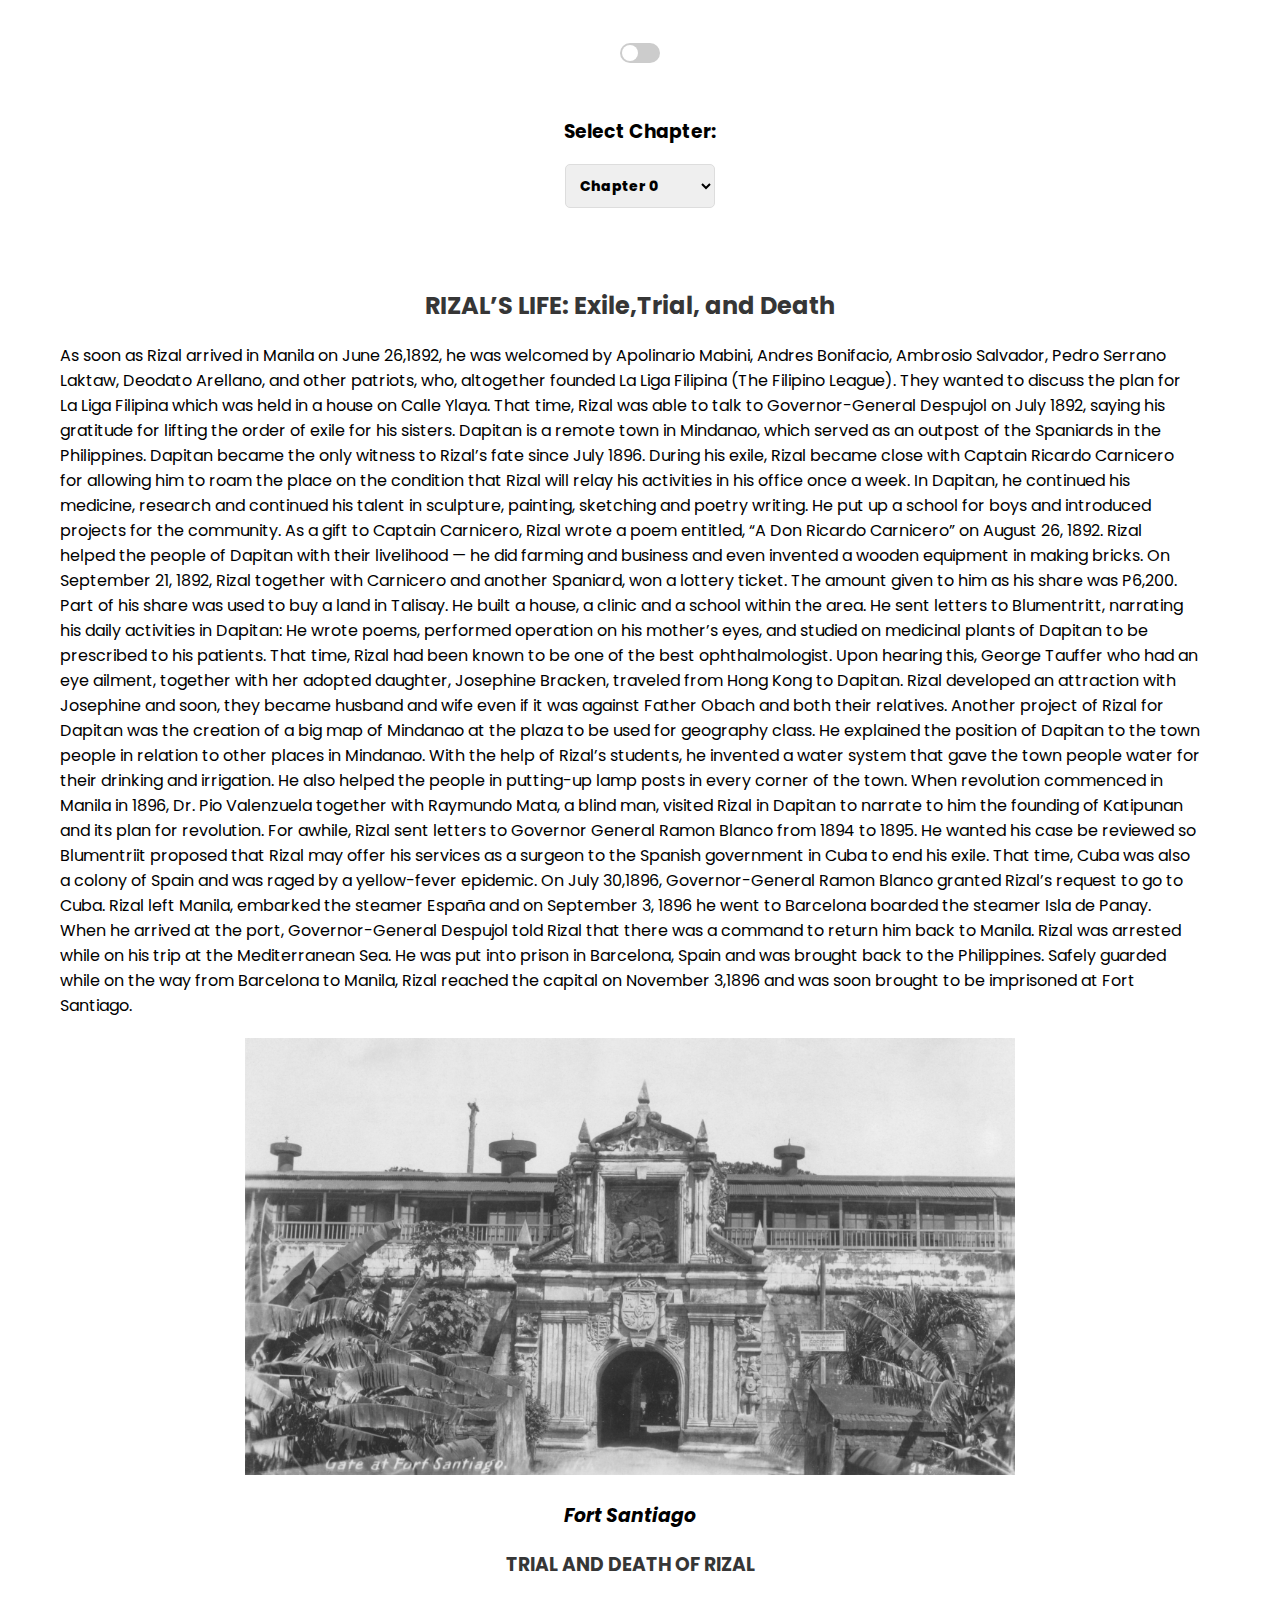
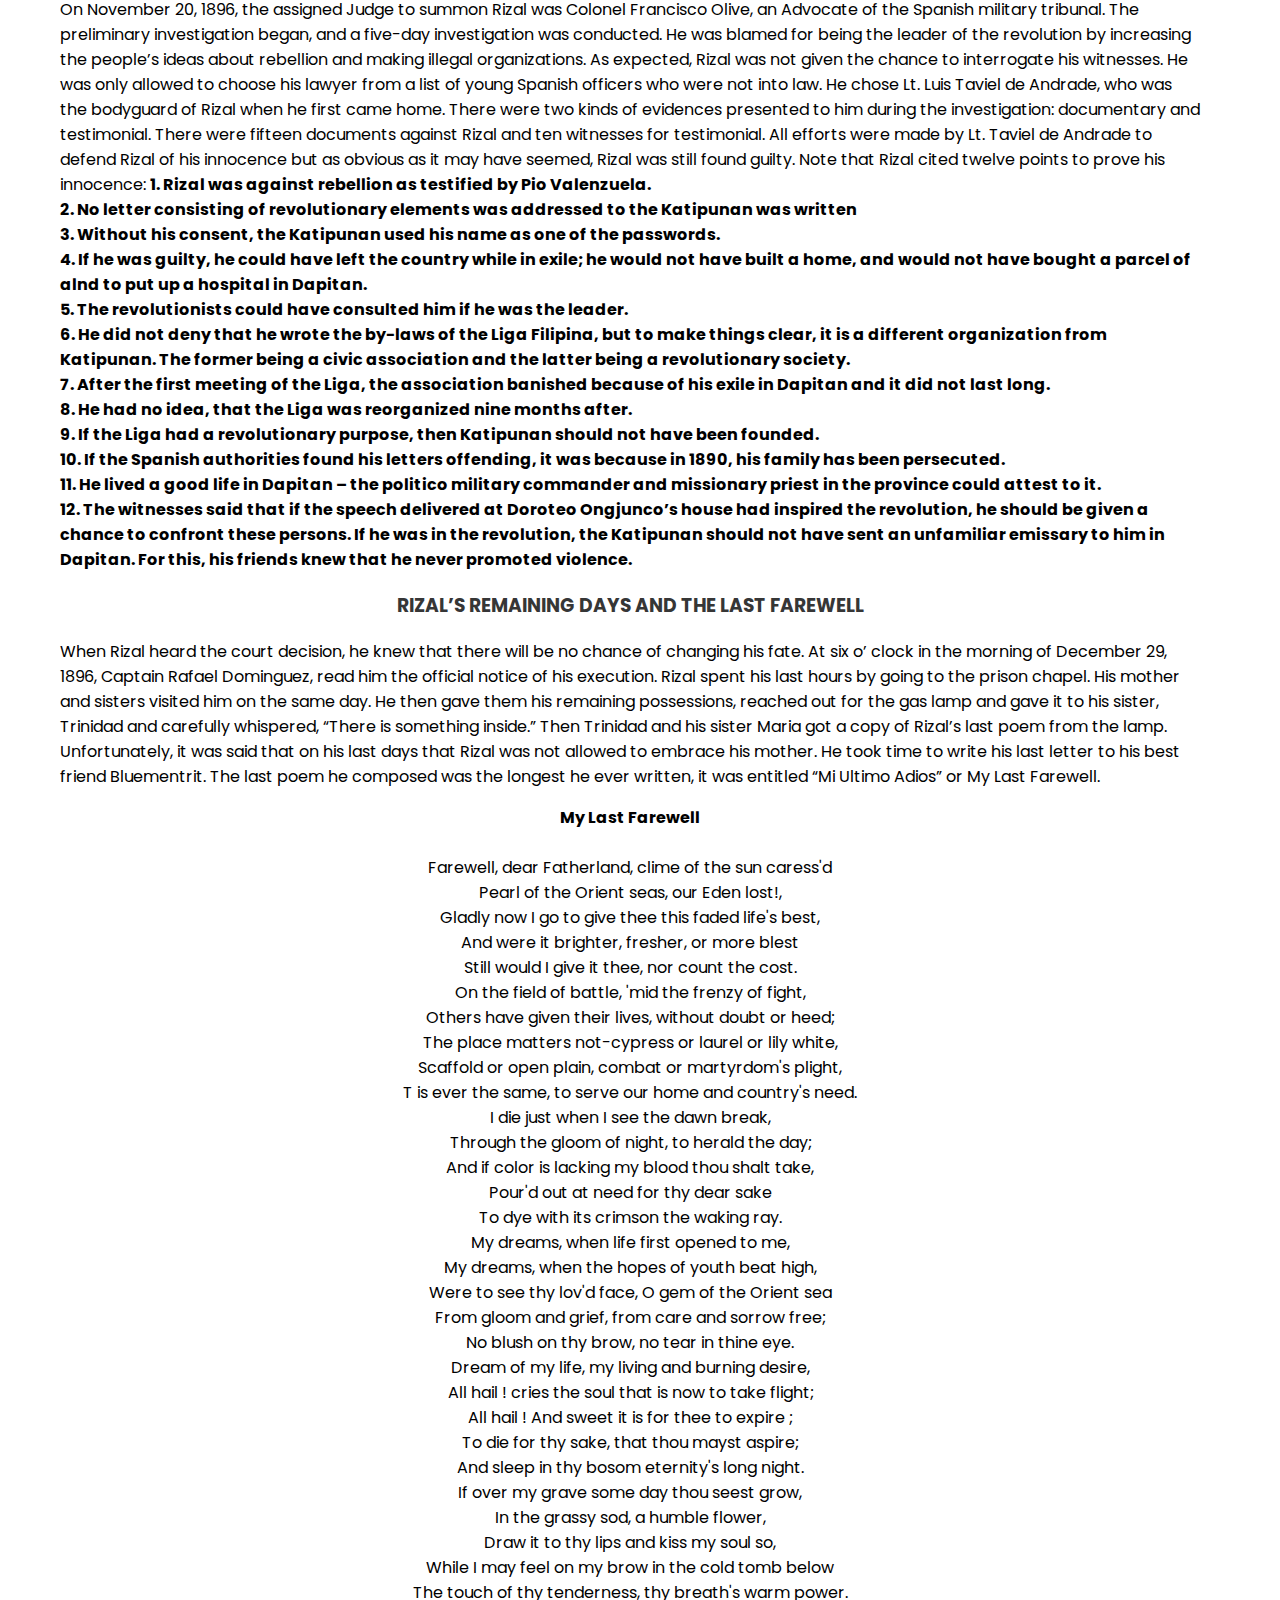
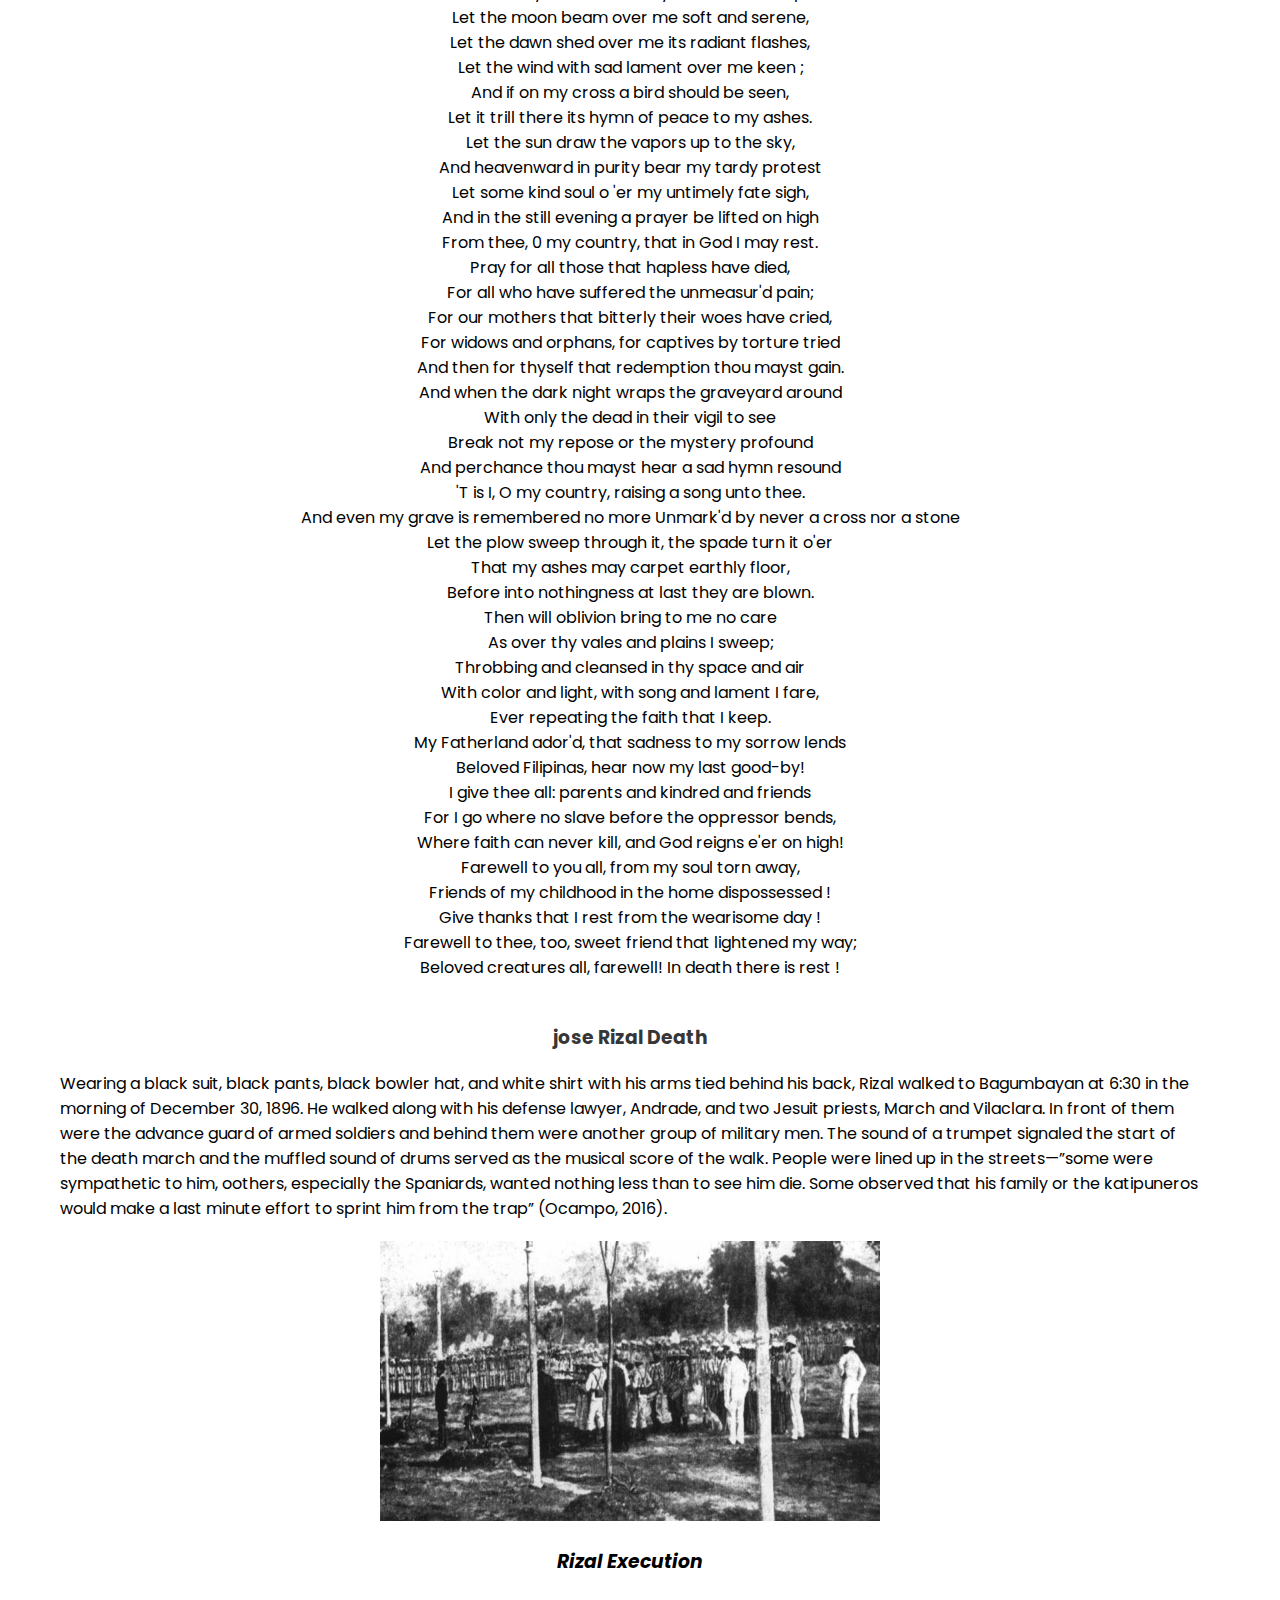
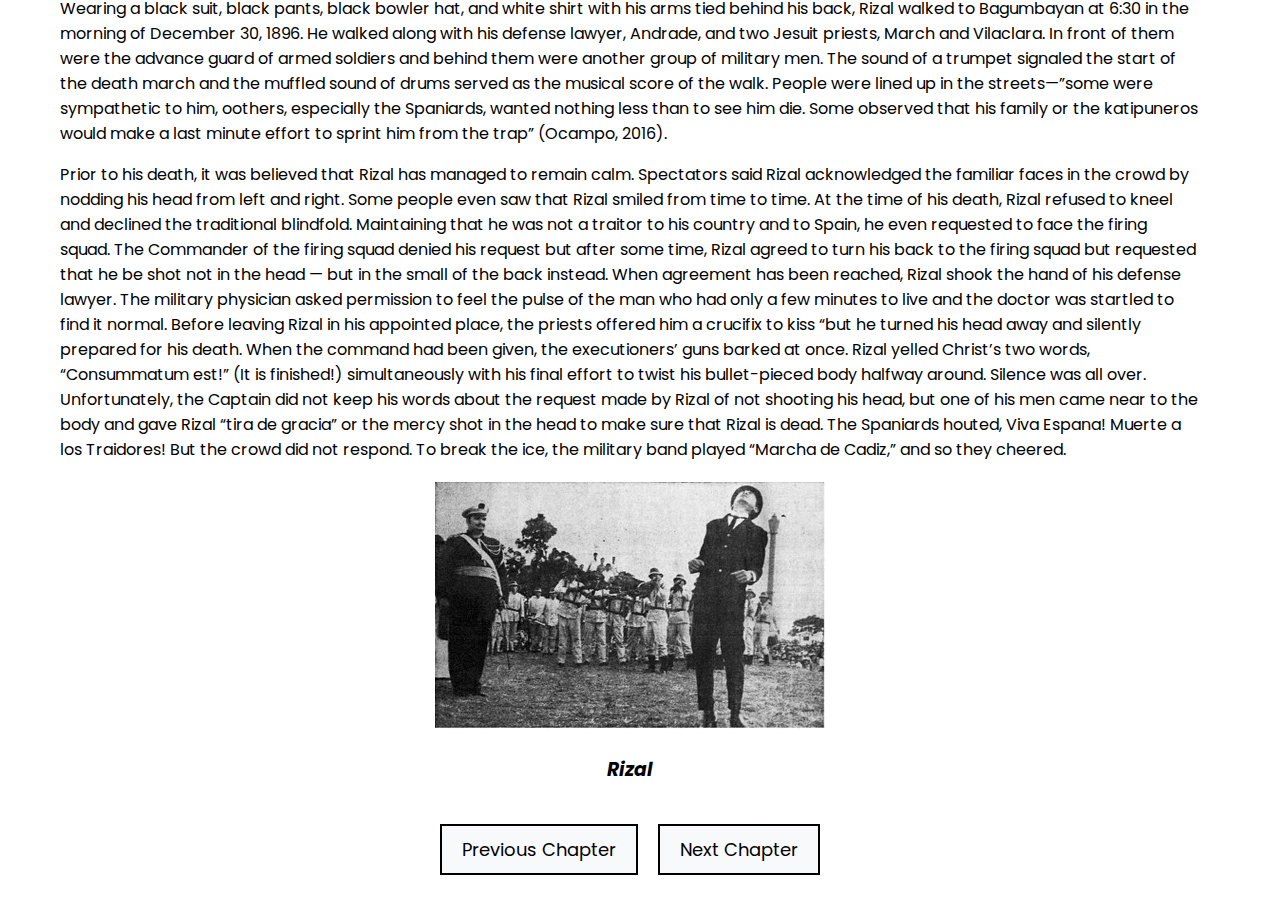
<file: chapters/chapter5.html>
<!DOCTYPE html>
<head>
    <title>Chapter 5: RIZAL’S LIFE: Exile,Trial, and Death</title>
    <meta charset="utf-8">
    <meta name="viewport" content="width=device-width, initial-scale=1">
    <link rel = "icon" href = "logotitle.png" type = "image/x-icon">
    <link rel="stylesheet" href="https://cdnjs.cloudflare.com/ajax/libs/font-awesome/4.7.0/css/font-awesome.min.css">
    <link rel="stylesheet" href="chapter5.css">
    <link href="https://fonts.googleapis.com/css2?family=Julius+Sans+One&display=swap" rel="stylesheet">
    <link href="https://fonts.googleapis.com/css2?family=Mohave:wght@300&display=swap" rel="stylesheet">
    <link href='https://unpkg.com/boxicons@2.1.4/css/boxicons.min.css' rel='stylesheet'>
    <link rel="stylesheet" href="https://cdnjs.cloudflare.com/ajax/libs/font-awesome/6.4.0/css/all.min.css">
    <link href="https://fonts.googleapis.com/css2?family=Poppins:wght@200;300&display=swap" rel="stylesheet">
<head>
<body>
    <nav class="navbar">
        <label class="switch">
            <input type="checkbox" id="dark-mode-toggle">
            <span class="slider"></span>
        </label>
    </nav>
    <div class="selector">
        <h3>Select Chapter:</h3>
        <select id="manga-chapters" name="manga-chapters" onchange="loadChapter()">
            <option value="/index.html">Chapter 0</option>
            <option value="chapter1.html">Chapter 1: The Rizal Law and It's Importance</option>
            <option value="chapter2.html">Chapter 2: The Revolutions</option>
            <option value="chapter3.html">Chapter 3: The Rizal Family</option>
            <option value="chapter4.html">Chapter 4: Rizal’s Life: Higher Education and Life Abroad</option>
            <option value="chapter5.html">Chapter 5: RIZAL’S LIFE: Exile,Trial, and Death</option>
            <option value="chapter6.html">Chapter 6: ANNOTATION OF ANTONIO MORGA’S Sucesos de las Islas Filipinas</option>
            <option value="chapter7.html">Chapter 7: NOLI ME TANGERE</option>
            <option value="chapter8.html">Chapter 8: EL FILIBUSTERISMO</option>
            <option value="chapter9.html">Chapter 9: THE PHILIPPINES:A Century Hence </option>
            <option value="chapter10.html">Chapter 10: JOSE RIZAL AND PHILIPPINE NATIONALISM: Bayani and Kabayanihan</option>
            <option value="chapter11.html">Chapter 11: JOSE RIZAL AND PHILIPPINE NATIONALISM: National Symbol</option>
        </select>
    </div>
    <div class="chapter5_container">
        <div class="content_container">
            <h2 class="h3_intro">RIZAL’S LIFE: Exile,Trial, and Death</h2>
            <p>
                As soon as Rizal arrived in Manila on June 26,1892, he was welcomed by Apolinario Mabini, Andres Bonifacio, Ambrosio Salvador, Pedro Serrano Laktaw, 
                Deodato Arellano, and other patriots, who, altogether founded La Liga Filipina (The Filipino League). They wanted to discuss the plan for La Liga 
                Filipina which was held in a house on Calle Ylaya. That time, Rizal was able to talk to Governor-General Despujol on July 1892, saying his gratitude 
                for lifting the order of exile for his sisters.
                Dapitan is a remote town in Mindanao, which served as an outpost of the Spaniards in the Philippines. Dapitan became the only witness to Rizal’s fate 
                since July 1896. During his exile, Rizal became close with Captain Ricardo Carnicero for allowing him to roam the place on the condition that Rizal will 
                relay his activities in his office once a week. In Dapitan, he continued his medicine, research and continued his talent in sculpture, painting, sketching 
                and poetry writing. He put up a school for boys and introduced projects for the community. As a gift to Captain Carnicero, Rizal wrote a poem entitled, “A Don Ricardo Carnicero” 
                on August 26, 1892.
                Rizal helped the people of Dapitan with their livelihood — he did farming and business and even invented a wooden equipment in making bricks. On September 21, 1892, 
                Rizal together with Carnicero and another Spaniard, won a lottery ticket. The amount given to him as his share was P6,200. Part of his share was used to buy a land in 
                Talisay. He built a house, a clinic and a school within the area. He sent letters to Blumentritt, narrating his daily activities in Dapitan: He wrote poems, performed 
                operation on his mother’s eyes, and studied on medicinal plants of Dapitan to be prescribed to his patients.
                That time, Rizal had been known to be one of the best ophthalmologist. Upon hearing this, George Tauffer who had an eye ailment, together with her adopted daughter, 
                Josephine Bracken, traveled from Hong Kong to Dapitan. Rizal developed an attraction with Josephine and soon, they became husband and wife even if it was against Father Obach 
                and both their relatives.
                Another project of Rizal for Dapitan was the creation of a big map of Mindanao at the plaza to be used for geography class. He explained the position of Dapitan to the town 
                people in relation to other places in Mindanao. With the help of Rizal’s students, he invented a water system that gave the town people water for their drinking and irrigation.
                He also helped the people in putting-up lamp posts in every corner of the town.
                When revolution commenced in Manila in 1896, Dr. Pio Valenzuela together with Raymundo Mata, a blind man, visited Rizal in Dapitan to narrate to him the founding of 
                Katipunan and its plan for revolution. For awhile, Rizal sent letters to Governor General Ramon Blanco from 1894 to 1895. He wanted his case be reviewed so Blumentriit
                proposed that Rizal may offer his services as a surgeon to the Spanish government in Cuba to end his exile. That time, Cuba was also a colony of Spain and was raged by a 
                yellow-fever epidemic. On July 30,1896, Governor-General Ramon Blanco granted Rizal’s request to go to Cuba. Rizal left Manila, embarked the steamer España and on September 3, 1896 
                he went to Barcelona boarded the steamer Isla de Panay. When he arrived at the port, Governor-General Despujol told Rizal that there was a command to return him back to Manila. Rizal
                was arrested while on his trip at the Mediterranean Sea. He was put into prison in Barcelona, Spain and was brought back to the Philippines. 
                Safely guarded while on the way from Barcelona to Manila, Rizal reached the capital on November 3,1896 and was soon brought to be imprisoned at Fort 
                Santiago.
            </p>
            <div class="image">
                <img src="fot.jpg" class="rizals"  alt="Republic Act 1425">
                <h3 class="young">Fort Santiago</h3>
            </div>
            <h3 class="h3_intro">TRIAL AND DEATH OF RIZAL</h3>
            <p>
                On November 20, 1896, the assigned Judge to summon Rizal was Colonel Francisco Olive, an 
                Advocate of the Spanish military tribunal. The preliminary investigation began, and a five-day 
                investigation was conducted. He was blamed for being the leader of the revolution by increasing the 
                people’s ideas about rebellion and making illegal organizations. As expected, Rizal was not given the 
                chance to interrogate his witnesses. He was only allowed to choose his lawyer from a list of young 
                Spanish officers who were not into law. He chose Lt. Luis Taviel de Andrade, who was the bodyguard of 
                Rizal when he first came home. There were two kinds of evidences presented to him during the investigation: 
                documentary and testimonial. There were fifteen documents against Rizal and ten witnesses for testimonial. 
                All efforts were made by Lt. Taviel de Andrade to defend Rizal of his innocence but as obvious as it may 
                have seemed, Rizal was still found guilty.
                Note that Rizal cited twelve points to prove his innocence:
                <span class="bold">1. Rizal was against rebellion as testified by Pio Valenzuela. <br></span>
                <span class="bold">2. No letter consisting of revolutionary elements was addressed to the Katipunan was written<br></span>
                <span class="bold">3. Without his consent, the Katipunan used his name as one of the passwords.<br></span>
                <span class="bold">4. If he was guilty, he could have left the country while in exile; he would not have built a home, and would not have bought a parcel of alnd to put up a hospital in Dapitan.<br></span>
                <span class="bold">5. The revolutionists could have consulted him if he was the leader.<br></span>
                <span class="bold">6. He did not deny that he wrote the by-laws of the Liga Filipina, but to make things clear, it is a different organization from Katipunan. The former being a civic association and the latter being a revolutionary society.<br></span>
                <span class="bold">7. After the first meeting of the Liga, the association banished because of his exile in Dapitan and it did not last long.<br></span>
                <span class="bold">8. He had no idea, that the Liga was reorganized nine months after.<br></span>
                <span class="bold">9. If the Liga had a revolutionary purpose, then Katipunan should not have been founded.<br></span>
                <span class="bold">10. If the Spanish authorities found his letters offending, it was because in 1890, his family has been persecuted.<br></span>
                <span class="bold">11. He lived a good life in Dapitan – the politico military commander and missionary priest in the province could attest to it.<br></span>
                <span class="bold">12. The witnesses said that if the speech delivered at Doroteo Ongjunco’s house had inspired the revolution, he should be given a chance to confront these persons. If he was in the revolution, the Katipunan should not have sent an unfamiliar emissary to him in Dapitan. For this, his friends knew that he never promoted violence.<br></span>
            </p>
            <h3 class="h3_intro">RIZAL’S REMAINING DAYS AND THE LAST FAREWELL</h3>
            <p>
                When Rizal heard the court decision, he knew that there will be no chance of changing his fate. At six o’ clock in the morning of December 29, 1896, Captain
                Rafael Dominguez, read him the official notice of his execution. Rizal spent his last hours by going to the prison chapel. His mother and sisters visited him on 
                the same day. He then gave them his remaining possessions, reached out for the gas lamp and gave it to his sister, Trinidad and carefully whispered, “There is something inside.” Then 
                Trinidad and his sister Maria got a copy of Rizal’s last poem from the lamp. Unfortunately, it was said that on his last days that Rizal was not allowed to embrace his mother.
                He took time to write his last letter to his best friend Bluementrit. The last poem he composed was the longest he ever written, it was entitled “Mi Ultimo Adios” or My Last 
                Farewell.
            </p>
            <p class="mid">
                <span class="bold"> My Last Farewell<br><br></span>
                Farewell, dear Fatherland, clime of the sun caress'd<br> Pearl of the Orient seas, our Eden lost!,<br> Gladly now I go to give thee this faded life's best,<br> And were it brighter, fresher, or more blest<br> Still would I give it thee, nor count the cost.<br>
                On the field of battle, 'mid the frenzy of fight,<br> Others have given their lives, without doubt or heed;<br> The place matters not-cypress or laurel or lily white,<br> Scaffold or open plain, combat or martyrdom's plight,<br> T is ever the same, to serve our home and country's need.<br>
                I die just when I see the dawn break,<br> Through the gloom of night, to herald the day;<br> And if color is lacking my blood thou shalt take, <br>Pour'd out at need for thy dear sake<br> To dye with its crimson the waking ray.<br>
                My dreams, when life first opened to me,<br> My dreams, when the hopes of youth beat high,<br> Were to see thy lov'd face, O gem of the Orient sea <br>From gloom and grief, from care and sorrow free;<br> No blush on thy brow, no tear in thine eye.<br>
                Dream of my life, my living and burning desire, <br>All hail ! cries the soul that is now to take flight;<br> All hail ! And sweet it is for thee to expire ;<br> To die for thy sake, that thou mayst aspire;<br> And sleep in thy bosom eternity's long night.<br>
                If over my grave some day thou seest grow,<br> In the grassy sod, a humble flower,<br> Draw it to thy lips and kiss my soul so, <br>While I may feel on my brow in the cold tomb below <br>The touch of thy tenderness, thy breath's warm power.<br>
                Let the moon beam over me soft and serene,<br>
                Let the dawn shed over me its radiant flashes,<br>
                Let the wind with sad lament over me keen ;<br>
                And if on my cross a bird should be seen,<br>
                Let it trill there its hymn of peace to my ashes.<br>
                Let the sun draw the vapors up to the sky,<br>
                And heavenward in purity bear my tardy protest<br> Let some kind soul o 'er my untimely fate sigh,<br> And in the still evening a prayer be lifted on high<br> From thee, 0 my country, that in God I may rest.<br>
                Pray for all those that hapless have died,<br> For all who have suffered the unmeasur'd pain;<br> For our mothers that bitterly their woes have cried,<br> For widows and orphans, for captives by torture tried<br> And then for thyself that redemption thou mayst gain.<br>
                And when the dark night wraps the graveyard around <br>With only the dead in their vigil to see <br>Break not my repose or the mystery profound<br> And perchance thou mayst hear a sad hymn resound <br>'T is I, O my country, raising a song unto thee.<br>
                And even my grave is remembered no more Unmark'd by never a cross nor a stone<br> Let the plow sweep through it, the spade turn it o'er<br> That my ashes may carpet earthly floor,<br> Before into nothingness at last they are blown.<br>
                Then will oblivion bring to me no care <br>As over thy vales and plains I sweep;<br> Throbbing and cleansed in thy space and air<br> With color and light, with song and lament I fare,<br> Ever repeating the faith that I keep.<br>
                My Fatherland ador'd, that sadness to my sorrow lends<br> Beloved Filipinas, hear now my last good-by!<br> I give thee all: parents and kindred and friends<br> For I go where no slave before the oppressor bends, <br>Where faith can never kill, and God reigns e'er on high!<br>
                Farewell to you all, from my soul torn away,<br> Friends of my childhood in the home dispossessed !<br> Give thanks that I rest from the wearisome day !<br> Farewell to thee, too, sweet friend that lightened my way;<br> Beloved creatures all, farewell! In death there is rest !<br><br>
            </p>
            <h3 class="h3_intro">jose Rizal Death</h3>
            <p>
                Wearing a black suit, black pants, black bowler hat, and white shirt with his arms tied behind his back, Rizal walked to 
                Bagumbayan at 6:30 in the morning of December 30, 1896. He walked along with his defense lawyer, Andrade, and two Jesuit 
                priests, March and Vilaclara. In front of them were the advance guard of armed soldiers and behind them were another group 
                of military men. The sound of a trumpet signaled the start of the death march and the muffled sound of drums served as the musical score of the walk.
                People were lined up in the streets—”some were sympathetic to him, oothers, especially the Spaniards, wanted nothing less 
                than to see him die. Some observed that his family or the katipuneros would make a last minute effort to sprint him from the 
                trap” (Ocampo, 2016).
            </p>
            <div class="image">
                <img src="death.jpg" class="rizals"  alt="Republic Act 1425">
                <h3 class="young">Rizal Execution</h3>
            </div>
            <p>
                Wearing a black suit, black pants, black bowler hat, and white shirt with his arms tied behind his back, Rizal walked to 
                Bagumbayan at 6:30 in the morning of December 30, 1896. He walked along with his defense lawyer, Andrade, and two Jesuit 
                priests, March and Vilaclara. In front of them were the advance guard of armed soldiers and behind them were another group 
                of military men. The sound of a trumpet signaled the start of the death march and the muffled sound of drums served as the musical score of the walk.
                People were lined up in the streets—”some were sympathetic to him, oothers, especially the Spaniards, wanted nothing less 
                than to see him die. Some observed that his family or the katipuneros would make a last minute effort to sprint him from the 
                trap” (Ocampo, 2016).
            </p>
            <p>Prior to his death, it was believed that Rizal has managed to remain calm. Spectators said Rizal acknowledged the familiar faces 
            in the crowd by nodding his head from left and right. Some people even saw that Rizal smiled from time to time.
            At the time of his death, Rizal refused to kneel and declined the traditional blindfold. Maintaining that he was not a 
            traitor to his country and to Spain, he even requested to face the firing squad. The Commander of the firing squad denied his 
            request but after some time, Rizal agreed to turn his back to the firing squad but requested that he be shot not in the head — but in 
            the small of the back instead. When agreement has been reached, Rizal shook the hand of his defense lawyer. The military physician asked 
            permission to feel the pulse of the man who had only a few minutes to live and the doctor was startled to find it normal. Before leaving Rizal 
            in his appointed place, the priests offered him a crucifix to kiss “but he turned his head away and silently prepared for his death. When the 
            command had been given, the executioners’ guns barked at once. Rizal yelled Christ’s two words, “Consummatum est!” (It is finished!) simultaneously 
            with his final effort to twist his bullet-pieced body halfway around.
            Silence was all over. Unfortunately, the Captain did not keep his words about the request made by Rizal of not shooting his head, 
            but one of his men came near to the body and gave Rizal “tira de gracia” or the mercy shot in the head to make sure that Rizal is dead.
            The Spaniards houted, Viva Espana! Muerte a los Traidores! But the crowd did not respond. To break the ice, the military band 
            played “Marcha de Cadiz,” and so they cheered.
            </p>
            <div class="image">
                <img src="ouch.jpg" class="rizals"  alt="Republic Act 1425">
                <h3 class="young">Rizal</h3>
            </div>
            <div class="button-container">
                <a href="chapter4.html" class="chapter-button past">Previous Chapter</a>
                <a href="chapter6.html" class="chapter-button next">Next Chapter</a>
            </div> 
        </div>
        <script src="script.js"></script>
        <script>
            function loadChapter() {
                var selectElement = document.getElementById('manga-chapters');
                var selectedValue = selectElement.options[selectElement.selectedIndex].value;
    
                // Now, 'selectedValue' contains the value of the selected option.
                // Use this value to navigate to the selected chapter.
                window.location.href = selectedValue;
            }
        </script>
    </div>
</file>
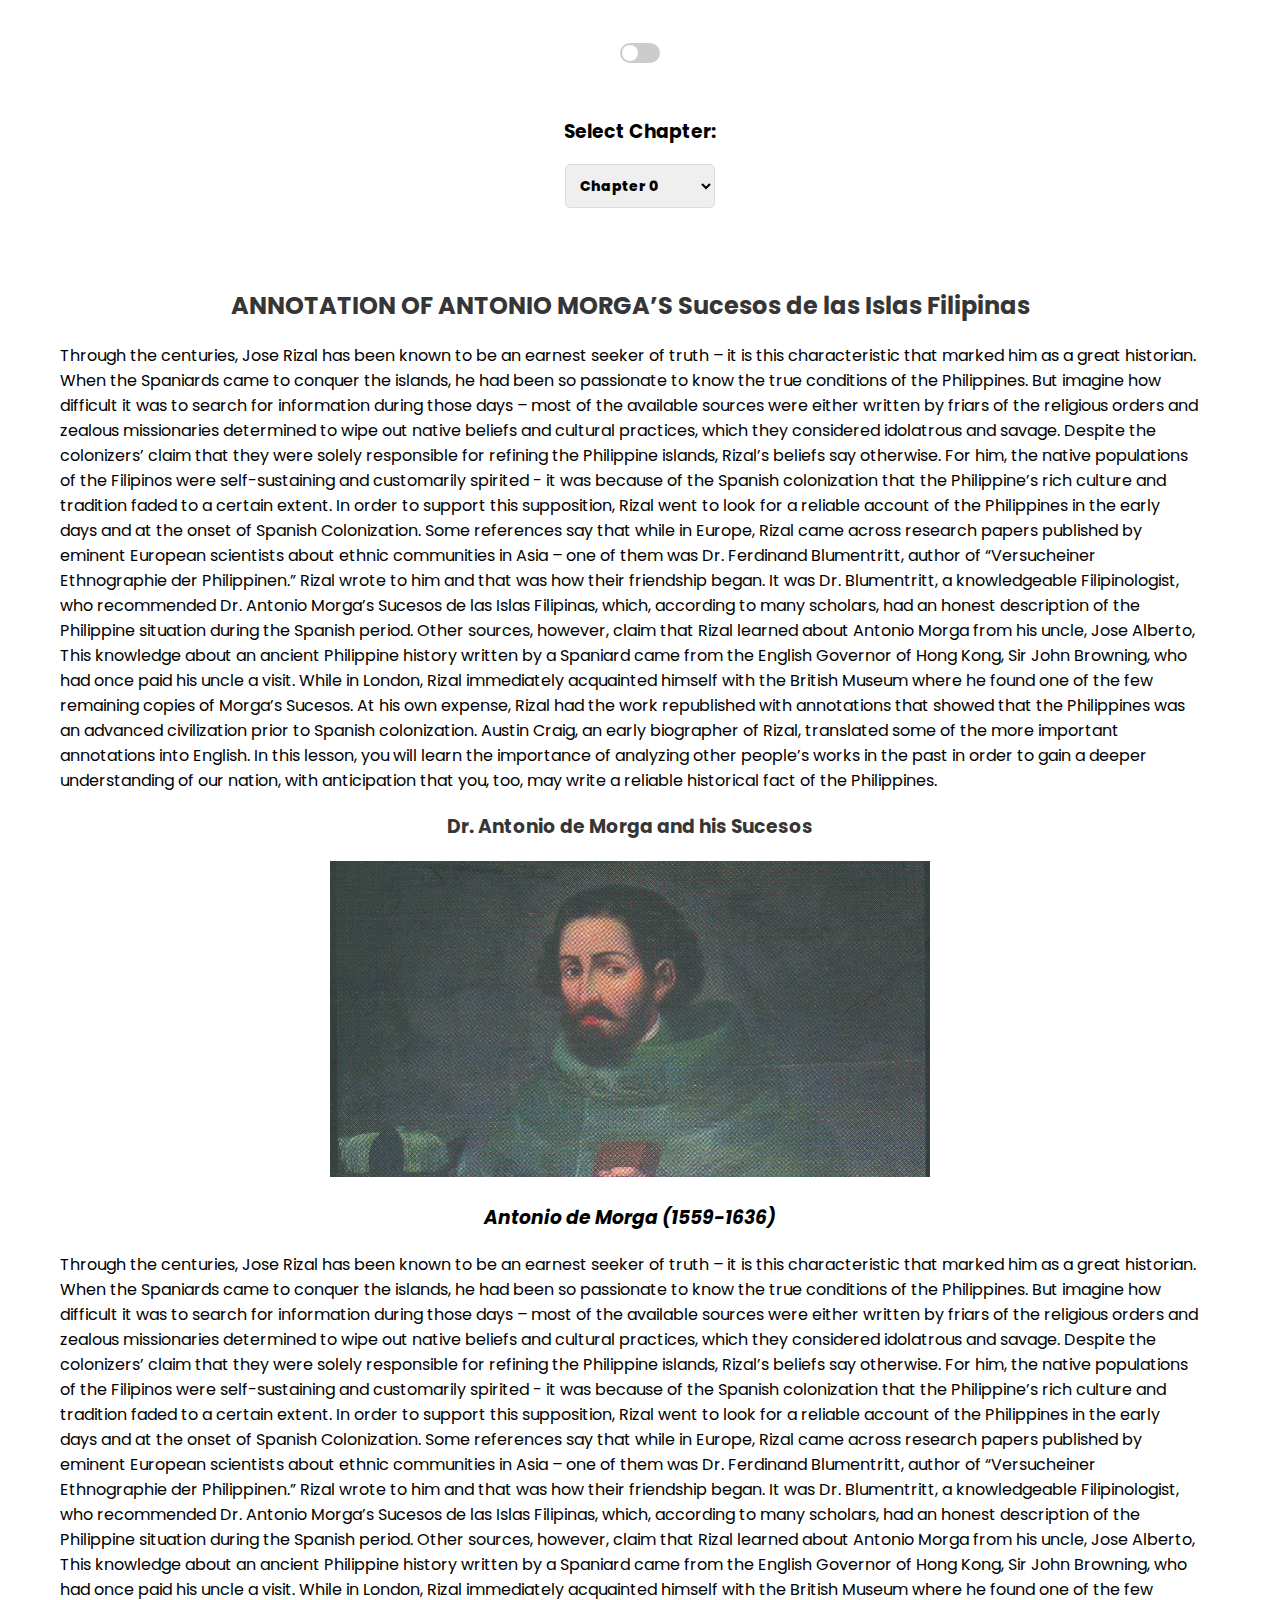
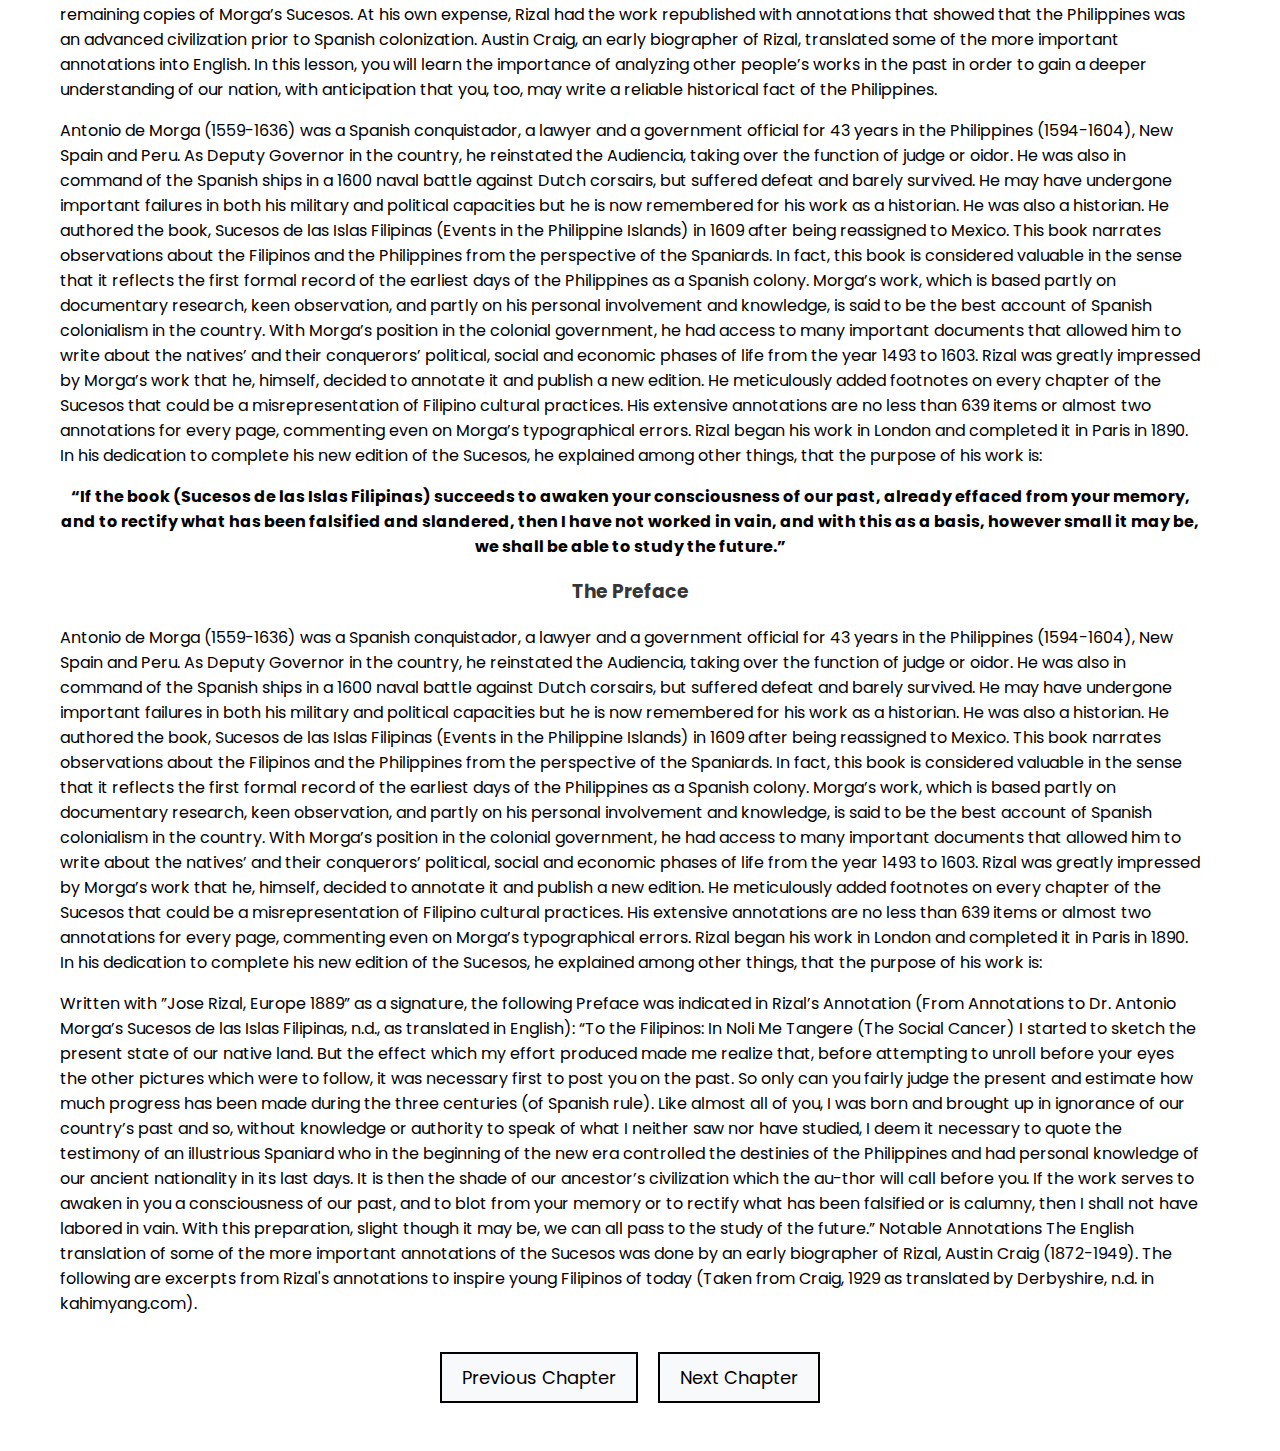
<file: chapters/chapter6.html>
<!DOCTYPE html>
<head>
    <title>Chapter 6: ANNOTATION OF ANTONIO MORGA’S Sucesos de las Islas Filipinas</title>
    <meta charset="utf-8">
    <meta name="viewport" content="width=device-width, initial-scale=1">
    <link rel = "icon" href = "logotitle.png" type = "image/x-icon">
    <link rel="stylesheet" href="https://cdnjs.cloudflare.com/ajax/libs/font-awesome/4.7.0/css/font-awesome.min.css">
    <link rel="stylesheet" href="chapter6.css">
    <link href="https://fonts.googleapis.com/css2?family=Julius+Sans+One&display=swap" rel="stylesheet">
    <link href="https://fonts.googleapis.com/css2?family=Mohave:wght@300&display=swap" rel="stylesheet">
    <link href='https://unpkg.com/boxicons@2.1.4/css/boxicons.min.css' rel='stylesheet'>
    <link rel="stylesheet" href="https://cdnjs.cloudflare.com/ajax/libs/font-awesome/6.4.0/css/all.min.css">
    <link href="https://fonts.googleapis.com/css2?family=Poppins:wght@200;300&display=swap" rel="stylesheet">
<head>
<body>
    <nav class="navbar">
        <label class="switch">
            <input type="checkbox" id="dark-mode-toggle">
            <span class="slider"></span>
        </label>
    </nav>
    <div class="selector">
        <h3>Select Chapter:</h3>
        <select id="manga-chapters" name="manga-chapters" onchange="loadChapter()">
            <option value="/index.html">Chapter 0</option>
            <option value="chapter1.html">Chapter 1: The Rizal Law and It's Importance</option>
            <option value="chapter2.html">Chapter 2: The Revolutions</option>
            <option value="chapter3.html">Chapter 3: The Rizal Family</option>
            <option value="chapter4.html">Chapter 4: Rizal’s Life: Higher Education and Life Abroad</option>
            <option value="chapter5.html">Chapter 5: RIZAL’S LIFE: Exile,Trial, and Death</option>
            <option value="chapter6.html">Chapter 6: ANNOTATION OF ANTONIO MORGA’S Sucesos de las Islas Filipinas</option>
            <option value="chapter7.html">Chapter 7: NOLI ME TANGERE</option>
            <option value="chapter8.html">Chapter 8: EL FILIBUSTERISMO</option>
            <option value="chapter9.html">Chapter 9: THE PHILIPPINES:A Century Hence </option>
            <option value="chapter10.html">Chapter 10: JOSE RIZAL AND PHILIPPINE NATIONALISM: Bayani and Kabayanihan</option>
            <option value="chapter11.html">Chapter 11: JOSE RIZAL AND PHILIPPINE NATIONALISM: National Symbol</option>
        </select>
    </div>
    <div class="chapter6_container">
        <div class="content_container">
            <h2 class="h3_intro"> ANNOTATION OF ANTONIO MORGA’S Sucesos de las Islas Filipinas</h2>
            <p>
                Through the centuries, Jose Rizal has been known to be an earnest seeker of truth – it is this characteristic that
                marked him as a great historian. When the Spaniards came to conquer the islands, he had been so passionate to know 
                the true conditions of the Philippines. But imagine how difficult it was to search for information during those 
                days – most of the available sources were either written by friars of the religious orders and zealous missionaries 
                determined to wipe out native beliefs and cultural practices, which they considered idolatrous and savage.
                Despite the colonizers’ claim that they were solely responsible for refining the Philippine islands, Rizal’s beliefs 
                say otherwise. For him, the native populations of the Filipinos were self-sustaining and customarily spirited - it was 
                because of the Spanish colonization that the Philippine’s rich culture and tradition faded to a certain extent.
                In order to support this supposition, Rizal went to look for a reliable account of the Philippines in the early days and 
                at the onset of Spanish Colonization. Some references say that while in Europe, Rizal came across research papers published 
                by eminent European scientists about ethnic communities in Asia – one of them was Dr. Ferdinand Blumentritt, author of 
                “Versucheiner Ethnographie der Philippinen.” Rizal wrote to him and that was how their friendship began. It was Dr. Blumentritt, a 
                knowledgeable Filipinologist, who recommended Dr. Antonio Morga’s Sucesos de las Islas Filipinas, which, according to many 
                scholars, had an honest description of the Philippine situation during the Spanish period.
                Other sources, however, claim that Rizal learned about Antonio Morga from his uncle, Jose Alberto, This knowledge about an 
                ancient Philippine history written by a Spaniard came from the English Governor of Hong Kong, Sir John Browning, who had 
                once paid his uncle a visit. While in London, Rizal immediately acquainted himself with the British Museum where he found 
                one of the few remaining copies of Morga’s Sucesos. At his own expense, Rizal had the work republished with annotations 
                that showed that the Philippines was an advanced civilization prior to Spanish colonization. Austin Craig, an early 
                biographer of Rizal, translated some of the more important annotations into English.
                In this lesson, you will learn the importance of analyzing other people’s works in the past in order to gain a deeper 
                understanding of our nation, with anticipation that you, too, may write a reliable historical fact of the Philippines.
            </p>
            <h3 class="h3_intro"> Dr. Antonio de Morga and his Sucesos</h3>
            <div class="image">
                <img src="morga.jpg" class="rizals"  alt="Republic Act 1425">
                <h3 class="young">Antonio de Morga (1559-1636)</h3>
            </div>
            <p>
                Through the centuries, Jose Rizal has been known to be an earnest seeker of truth – it is this characteristic that
                marked him as a great historian. When the Spaniards came to conquer the islands, he had been so passionate to know 
                the true conditions of the Philippines. But imagine how difficult it was to search for information during those 
                days – most of the available sources were either written by friars of the religious orders and zealous missionaries 
                determined to wipe out native beliefs and cultural practices, which they considered idolatrous and savage.
                Despite the colonizers’ claim that they were solely responsible for refining the Philippine islands, Rizal’s beliefs 
                say otherwise. For him, the native populations of the Filipinos were self-sustaining and customarily spirited - it was 
                because of the Spanish colonization that the Philippine’s rich culture and tradition faded to a certain extent.
                In order to support this supposition, Rizal went to look for a reliable account of the Philippines in the early days and 
                at the onset of Spanish Colonization. Some references say that while in Europe, Rizal came across research papers published 
                by eminent European scientists about ethnic communities in Asia – one of them was Dr. Ferdinand Blumentritt, author of 
                “Versucheiner Ethnographie der Philippinen.” Rizal wrote to him and that was how their friendship began. It was Dr. Blumentritt, a 
                knowledgeable Filipinologist, who recommended Dr. Antonio Morga’s Sucesos de las Islas Filipinas, which, according to many 
                scholars, had an honest description of the Philippine situation during the Spanish period.
                Other sources, however, claim that Rizal learned about Antonio Morga from his uncle, Jose Alberto, This knowledge about an 
                ancient Philippine history written by a Spaniard came from the English Governor of Hong Kong, Sir John Browning, who had 
                once paid his uncle a visit. While in London, Rizal immediately acquainted himself with the British Museum where he found 
                one of the few remaining copies of Morga’s Sucesos. At his own expense, Rizal had the work republished with annotations 
                that showed that the Philippines was an advanced civilization prior to Spanish colonization. Austin Craig, an early 
                biographer of Rizal, translated some of the more important annotations into English.
                In this lesson, you will learn the importance of analyzing other people’s works in the past in order to gain a deeper 
                understanding of our nation, with anticipation that you, too, may write a reliable historical fact of the Philippines.
            </p>
            <p>
                Antonio de Morga (1559-1636) was a Spanish conquistador, a lawyer and a government official for 43 years in the Philippines (1594-1604), 
                New Spain and Peru. As Deputy Governor in the country, he reinstated the Audiencia, taking over the function of judge or oidor. He was also 
                in command of the Spanish ships in a 1600 naval battle against Dutch corsairs, but suffered defeat and barely survived. He may have undergone 
                important failures in both his military and political capacities but he is now remembered for his work as a historian.
                He was also a historian. He authored the book, Sucesos de las Islas Filipinas (Events in the Philippine Islands) in 1609 after being reassigned 
                to Mexico. This book narrates observations about the Filipinos and the Philippines from the perspective of the Spaniards. In fact, this book is 
                considered valuable in the sense that it reflects the first formal record of the earliest days of the Philippines as a Spanish colony. Morga’s work, 
                which is based partly on documentary research, keen observation, and partly on his personal involvement and knowledge, is said to be the best account of 
                Spanish colonialism in the country.
                With Morga’s position in the colonial government, he had access to many important documents that allowed him to write about the natives’ and their 
                conquerors’ political, social and economic phases of life from the year 1493 to 1603.
                Rizal was greatly impressed by Morga’s work that he, himself, decided to annotate it and publish a new edition. He meticulously added footnotes on 
                every chapter of the Sucesos that could be a misrepresentation of Filipino cultural practices. His extensive annotations are no less than 639 items 
                or almost two annotations for every page, commenting even on Morga’s typographical errors.
                Rizal began his work in London and completed it in Paris in 1890. In his dedication to complete his new edition of the Sucesos, he explained among 
                other things, that the purpose of his work is:
            </p>
            <p class="mid">
                <span class="bold">“If the book (Sucesos de las Islas Filipinas) succeeds to awaken your consciousness of our past, already 
                effaced from your memory, and to rectify what has been falsified and slandered, then I have not worked in vain,
                and with this as a basis, however small it may be, we shall be able to study the future.”</span>
            </p>
            <h3 class="h3_intro"> The Preface</h3>
            <p>
                Antonio de Morga (1559-1636) was a Spanish conquistador, a lawyer and a government official for 43 years in the Philippines (1594-1604), 
                New Spain and Peru. As Deputy Governor in the country, he reinstated the Audiencia, taking over the function of judge or oidor. He was also 
                in command of the Spanish ships in a 1600 naval battle against Dutch corsairs, but suffered defeat and barely survived. He may have undergone 
                important failures in both his military and political capacities but he is now remembered for his work as a historian.
                He was also a historian. He authored the book, Sucesos de las Islas Filipinas (Events in the Philippine Islands) in 1609 after being reassigned 
                to Mexico. This book narrates observations about the Filipinos and the Philippines from the perspective of the Spaniards. In fact, this book is 
                considered valuable in the sense that it reflects the first formal record of the earliest days of the Philippines as a Spanish colony. Morga’s work, 
                which is based partly on documentary research, keen observation, and partly on his personal involvement and knowledge, is said to be the best account of 
                Spanish colonialism in the country.
                With Morga’s position in the colonial government, he had access to many important documents that allowed him to write about the natives’ and their 
                conquerors’ political, social and economic phases of life from the year 1493 to 1603.
                Rizal was greatly impressed by Morga’s work that he, himself, decided to annotate it and publish a new edition. He meticulously added footnotes on 
                every chapter of the Sucesos that could be a misrepresentation of Filipino cultural practices. His extensive annotations are no less than 639 items 
                or almost two annotations for every page, commenting even on Morga’s typographical errors.
                Rizal began his work in London and completed it in Paris in 1890. In his dedication to complete his new edition of the Sucesos, he explained among 
                other things, that the purpose of his work is:
            </p>
            <p>
                Written with ”Jose Rizal, Europe 1889” as a signature, the following Preface was indicated in Rizal’s Annotation (From Annotations to Dr. Antonio Morga’s Sucesos de 
                las Islas Filipinas, n.d., as translated in English):
                “To the Filipinos: In Noli Me Tangere (The Social Cancer) I started to sketch the present state of our native land. But the effect which my effort produced 
                made me realize that, before attempting to unroll before your eyes the other pictures which were to follow, it was necessary first to post you on the past. 
                So only can you fairly judge the present and estimate how much progress has been made during the three centuries (of Spanish rule).
                Like almost all of you, I was born and brought up in ignorance of our country’s past and so, without knowledge or authority to speak of what I neither saw 
                nor have studied, I deem it necessary to quote the testimony of an illustrious Spaniard who in the beginning of the new era controlled the destinies of the 
                Philippines and had personal knowledge of our ancient nationality in its last days.
                It is then the shade of our ancestor’s civilization which the au-thor will call before you. If the work serves to awaken in you a consciousness of our past, 
                and to blot from your memory or to rectify what has been falsified or is calumny, then I shall not have labored in vain. With this preparation, slight though 
                it may be, we can all pass to the study of the future.”
                Notable Annotations
                The English translation of some of the more important annotations of the Sucesos was done by an early biographer of Rizal, Austin Craig (1872-1949). 
                The following are excerpts from Rizal's annotations to inspire young Filipinos of today (Taken from Craig, 1929 as translated by Derbyshire, n.d. in kahimyang.com).
            </p>
            <div class="button-container">
                <a href="chapter5.html" class="chapter-button past">Previous Chapter</a>
                <a href="chapter7.html" class="chapter-button next">Next Chapter</a>
            </div> 
        </div>
        <script src="script.js"></script>
        <script>
            function loadChapter() {
                var selectElement = document.getElementById('manga-chapters');
                var selectedValue = selectElement.options[selectElement.selectedIndex].value;
    
                // Now, 'selectedValue' contains the value of the selected option.
                // Use this value to navigate to the selected chapter.
                window.location.href = selectedValue;
            }
        </script>
    </div>
</file>
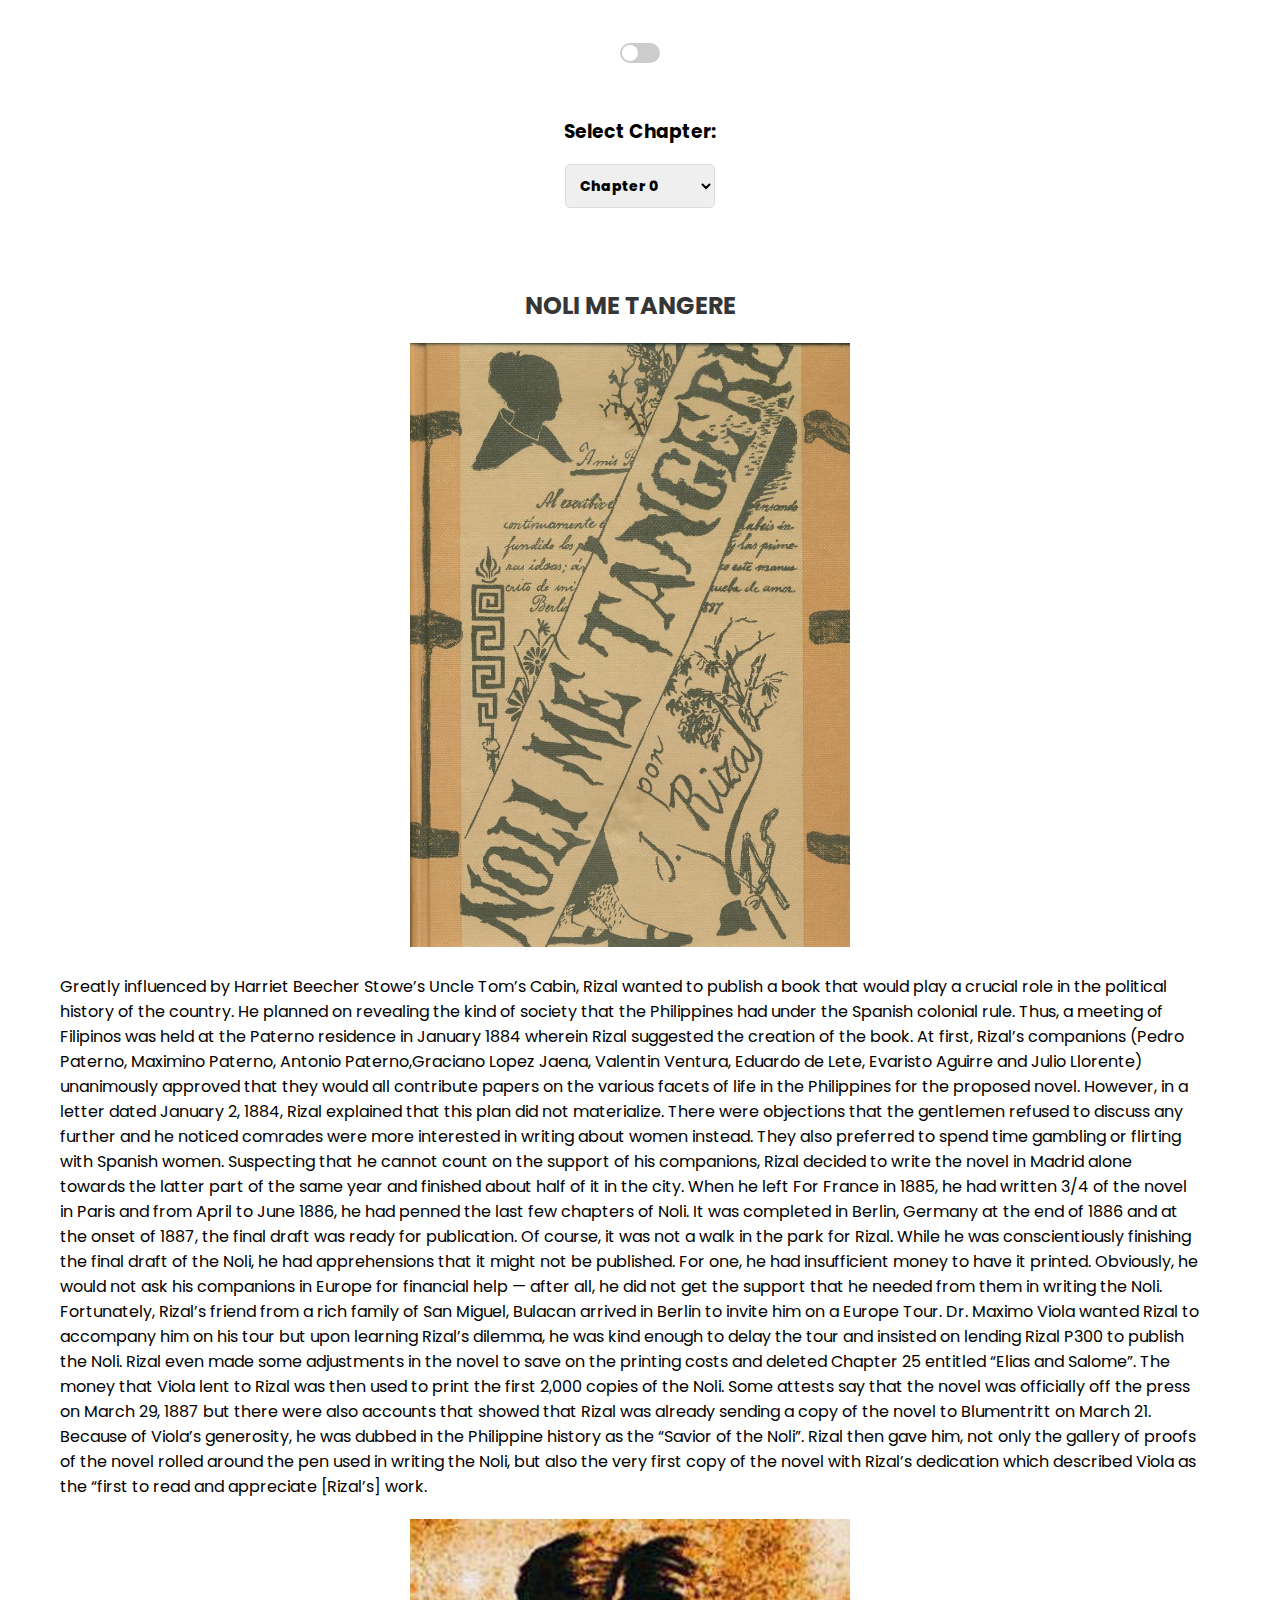
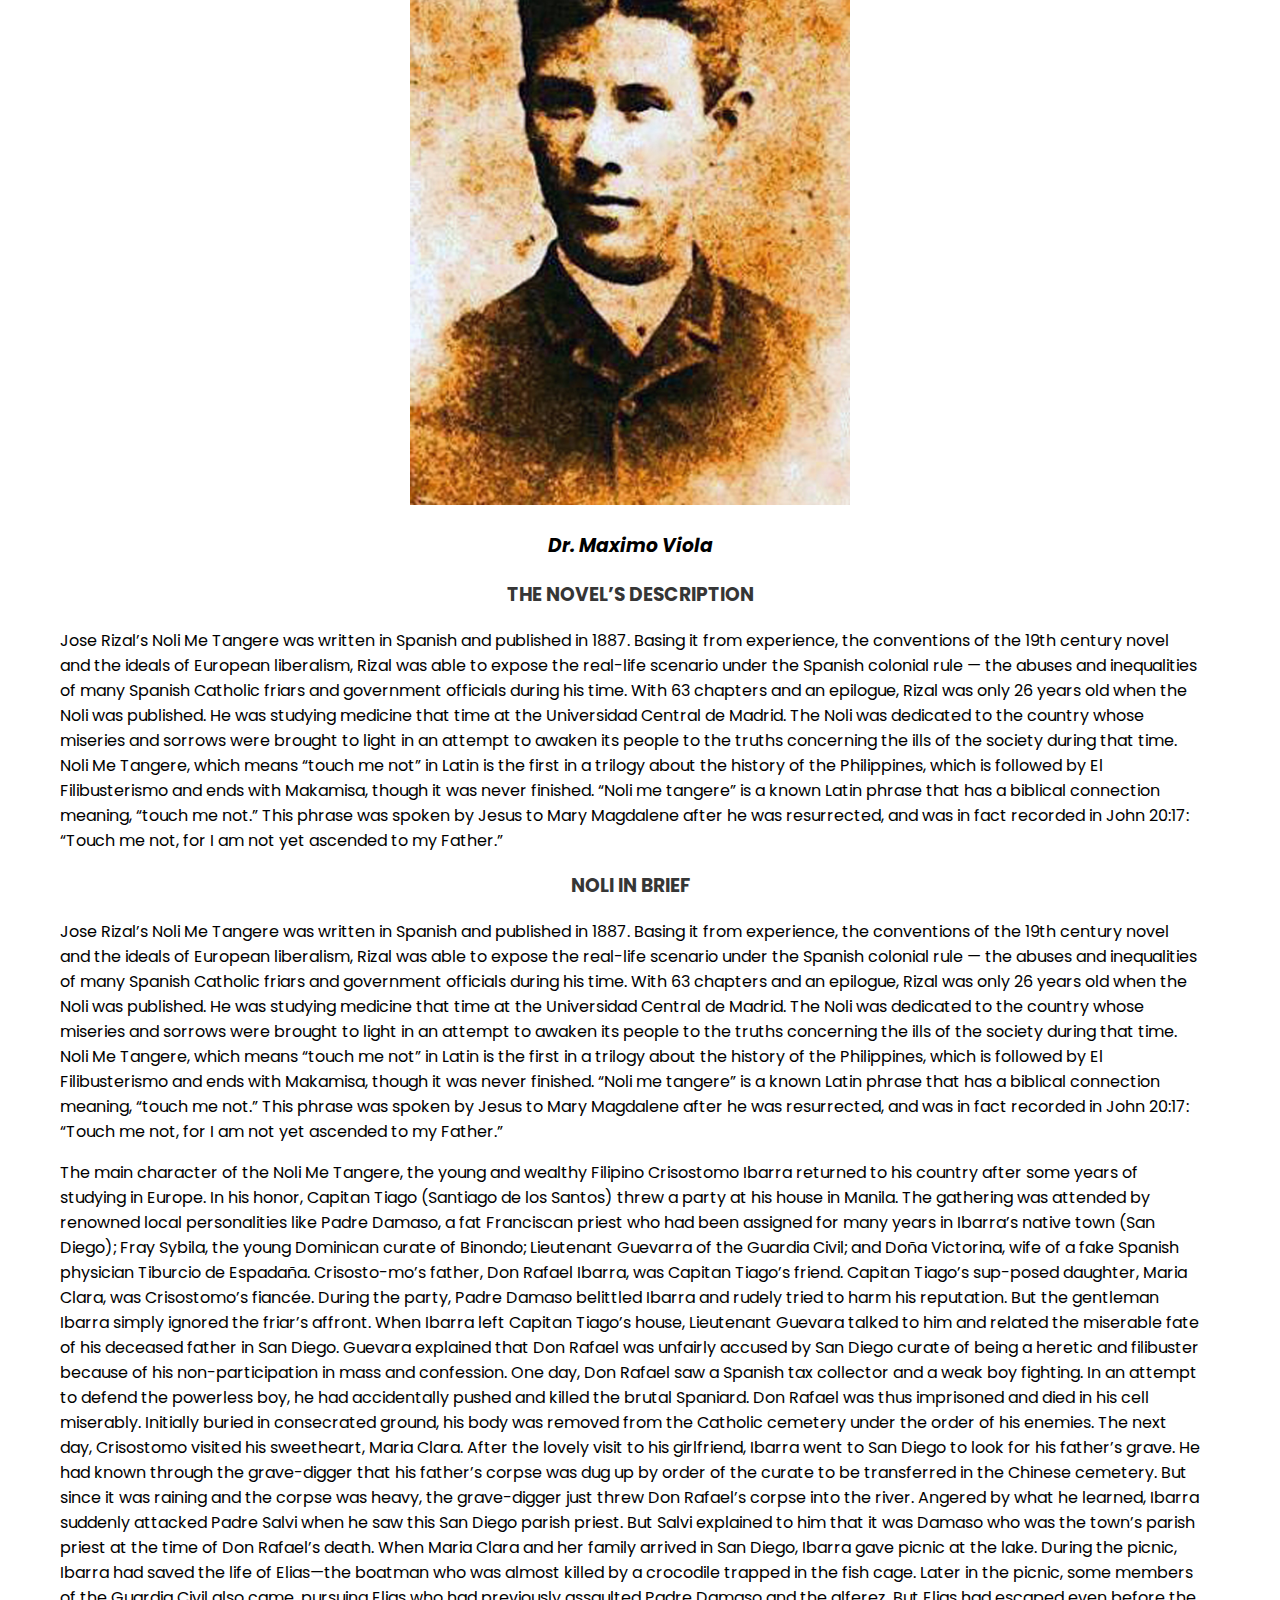
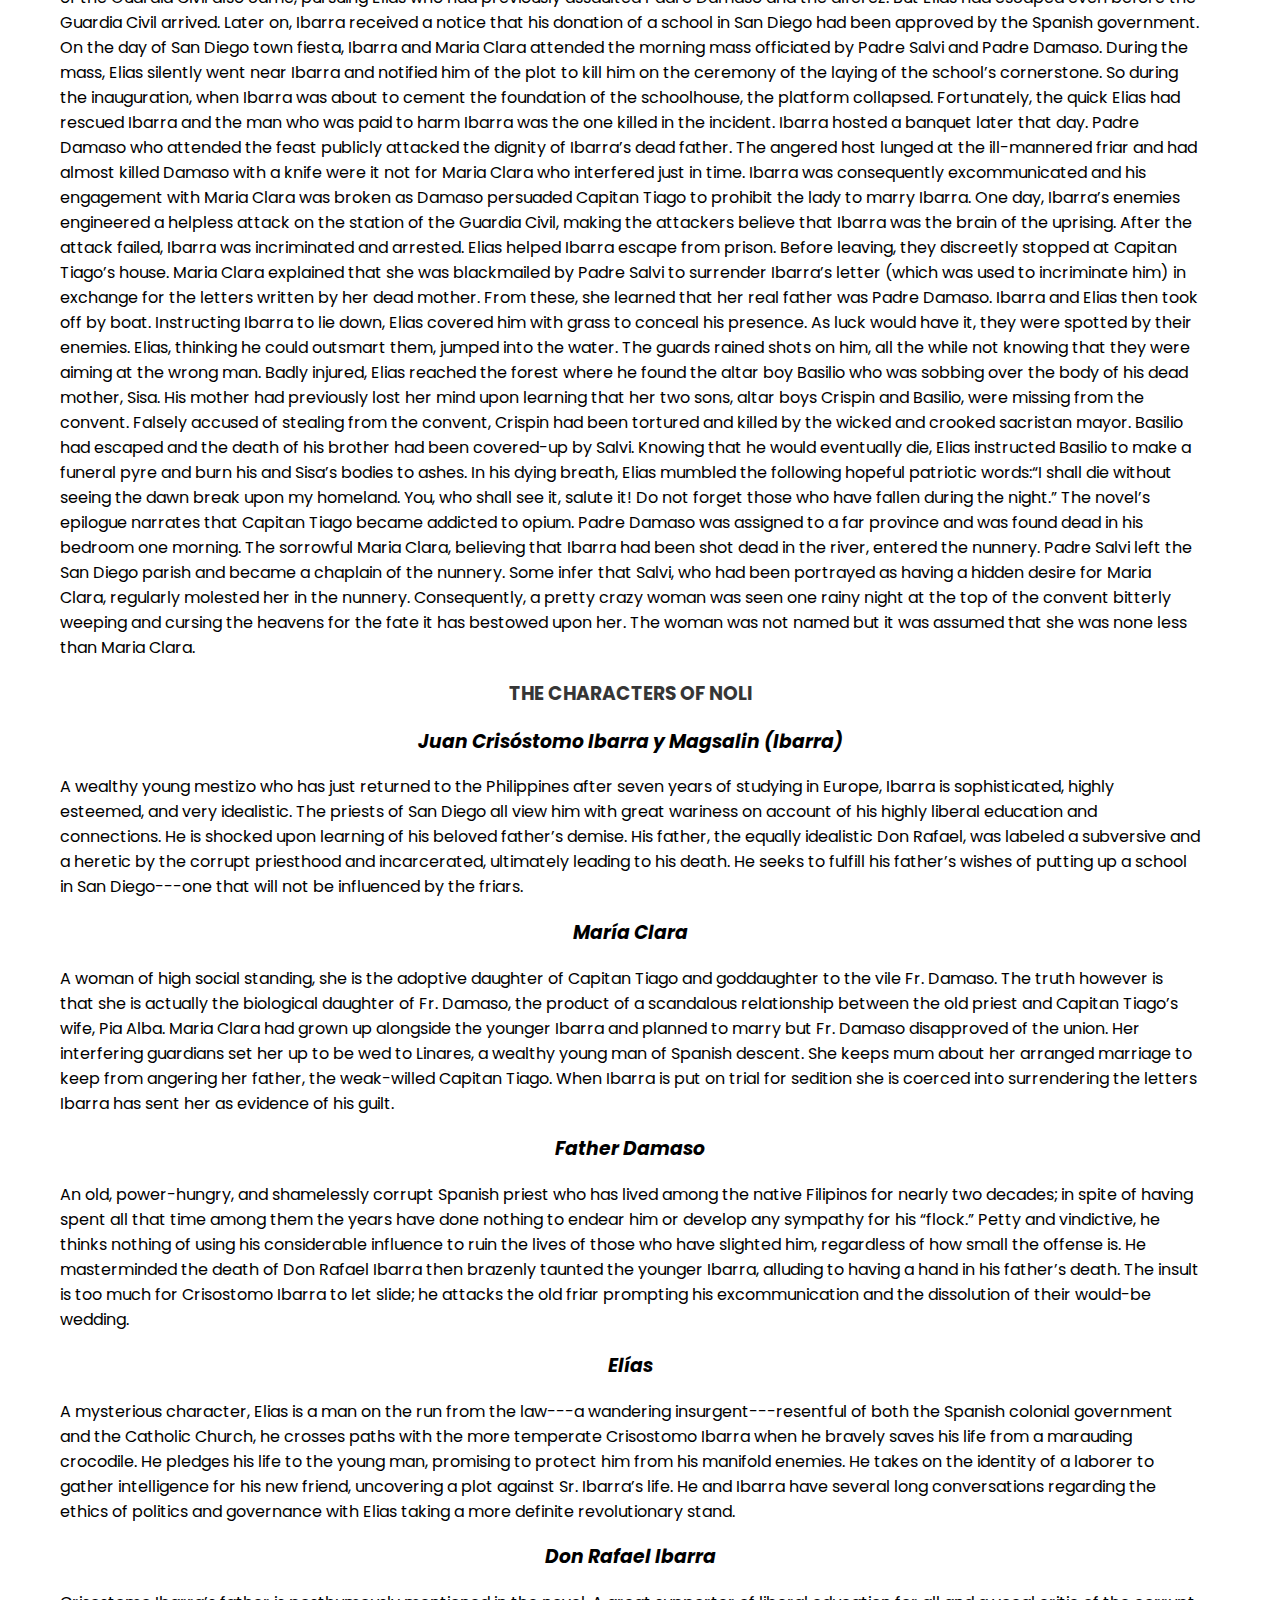
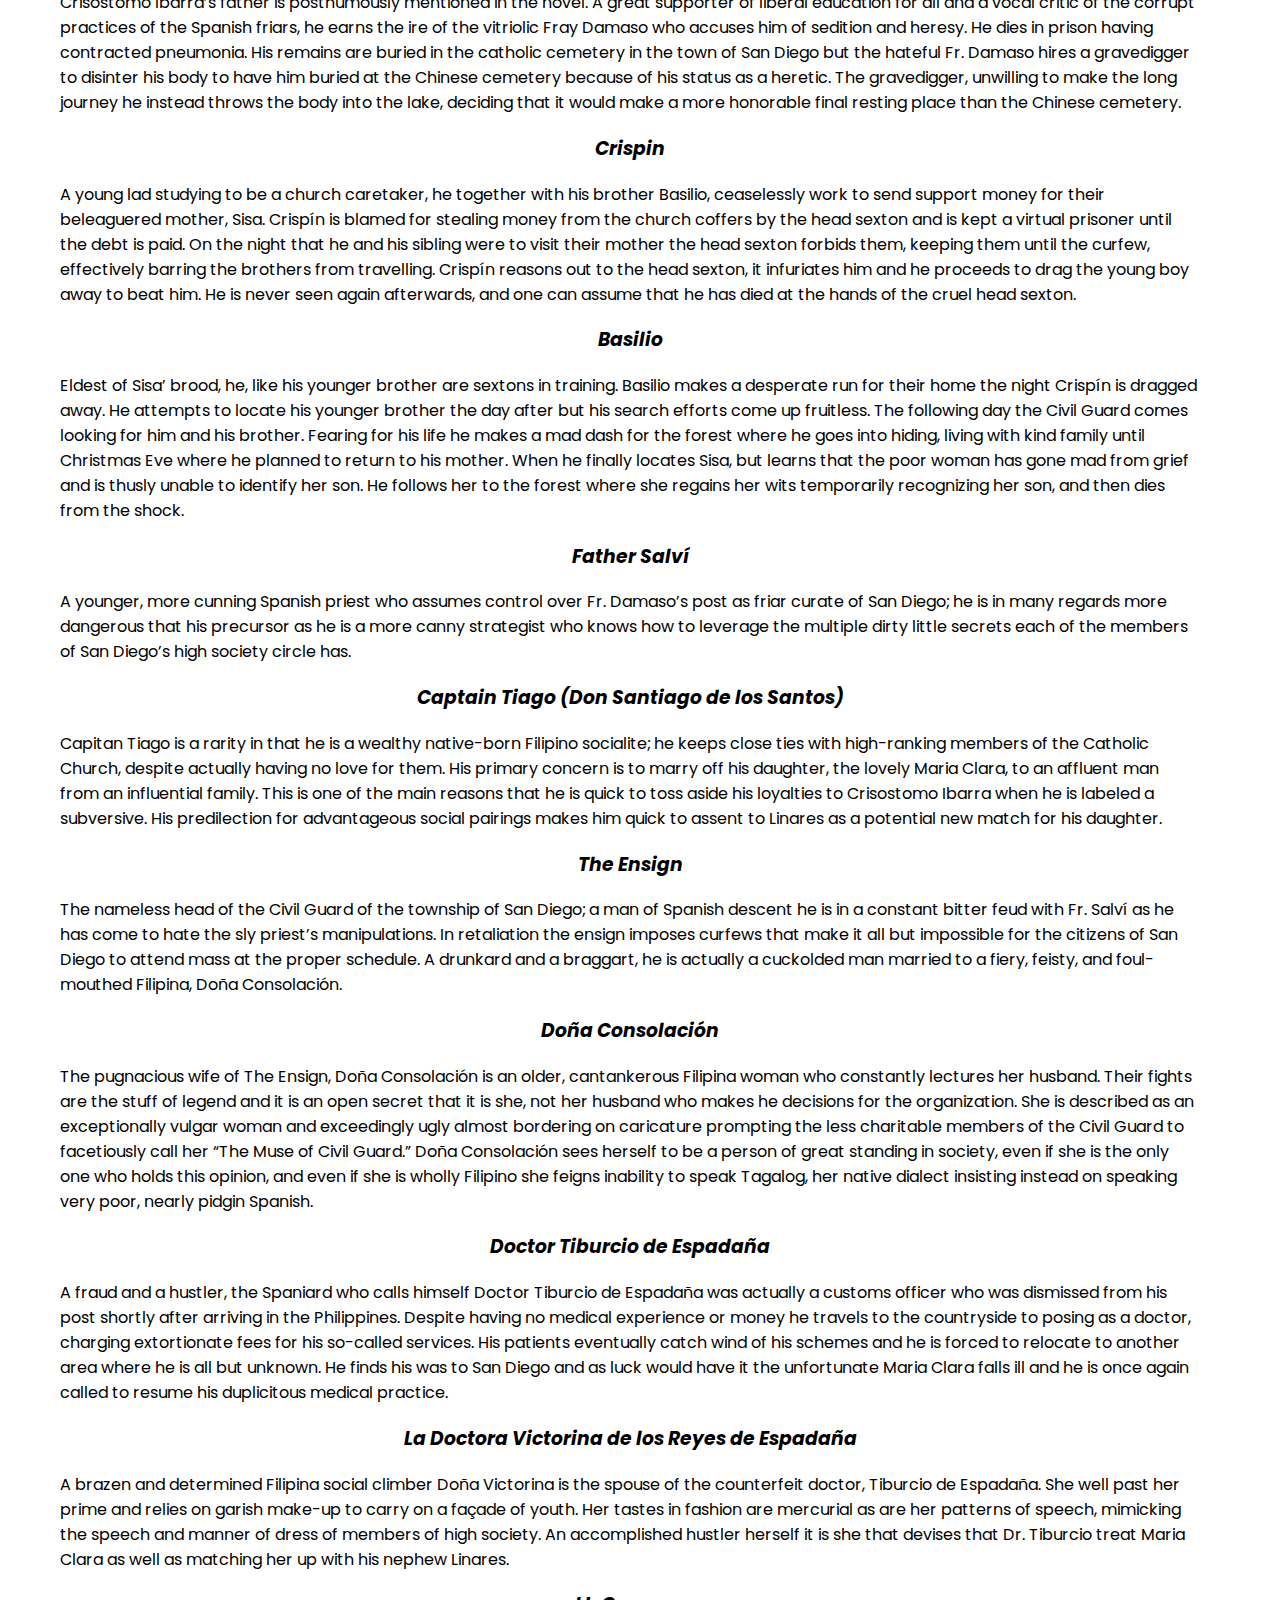
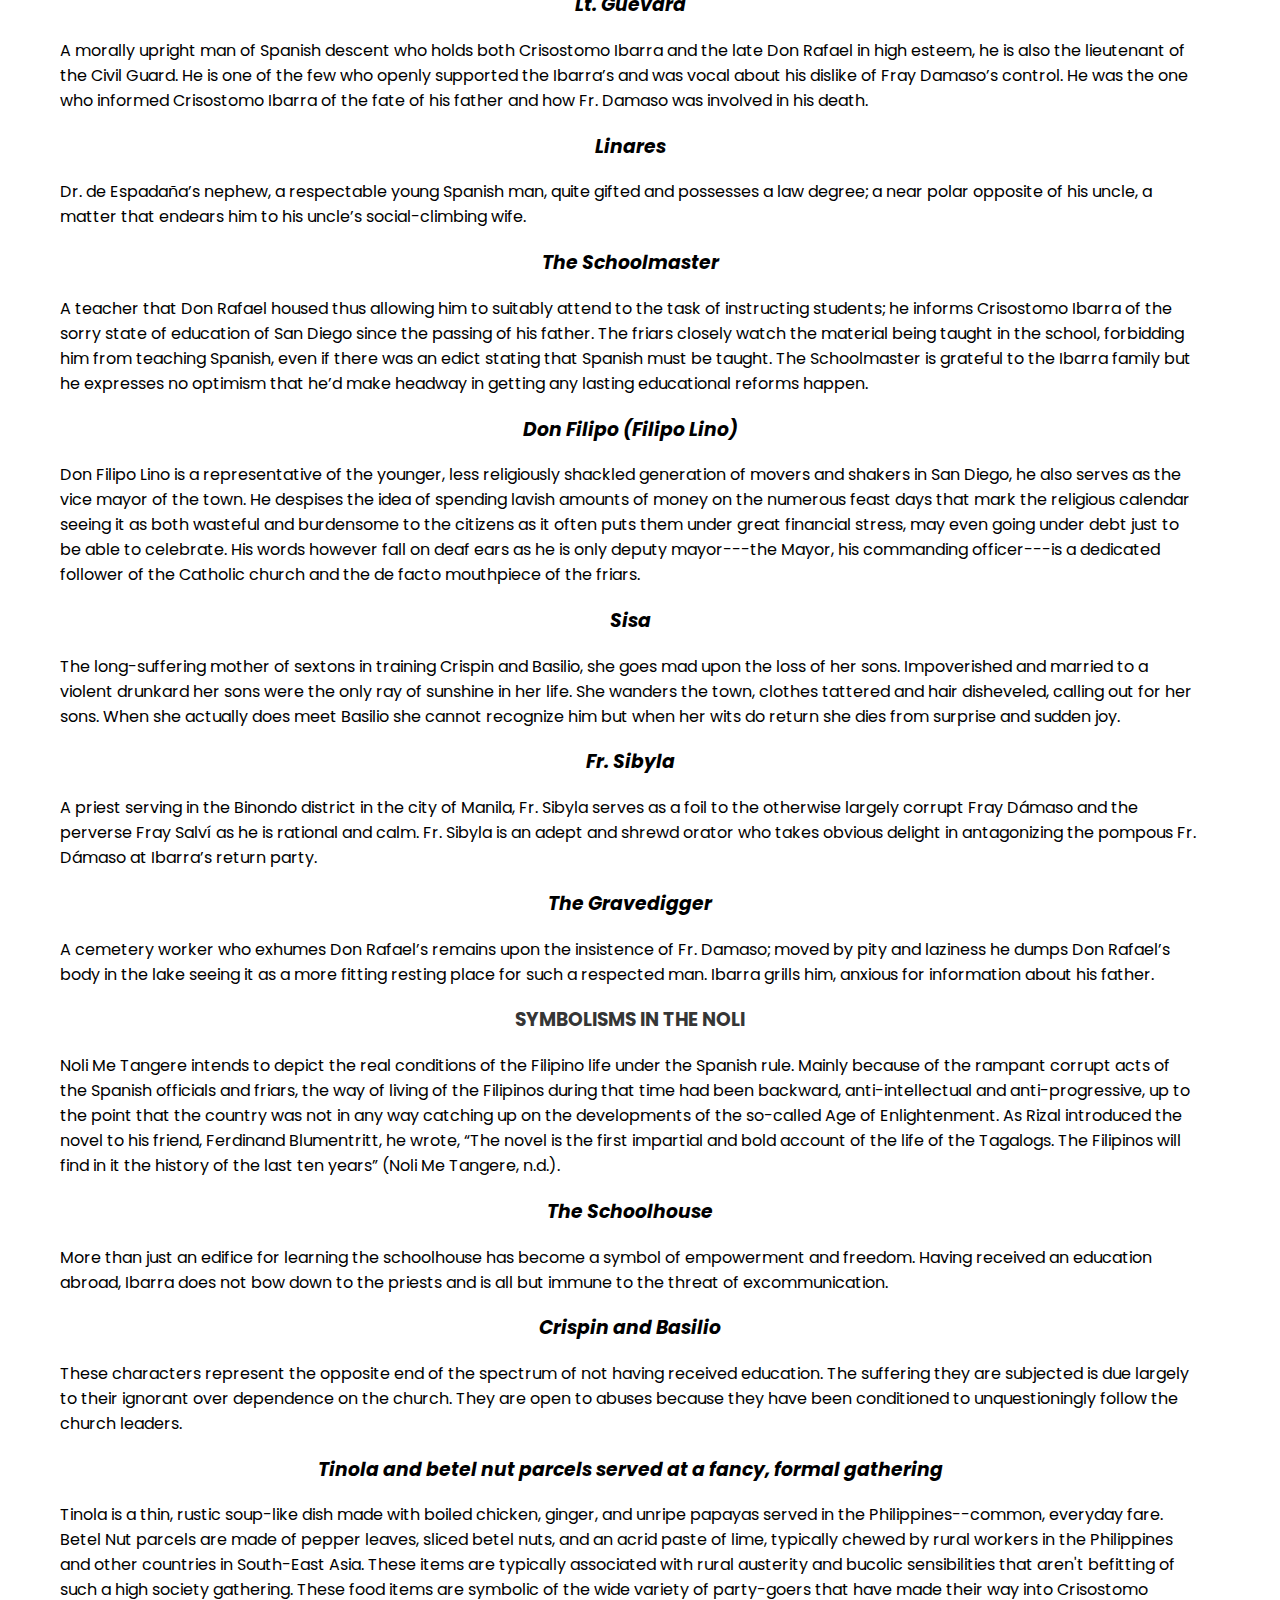
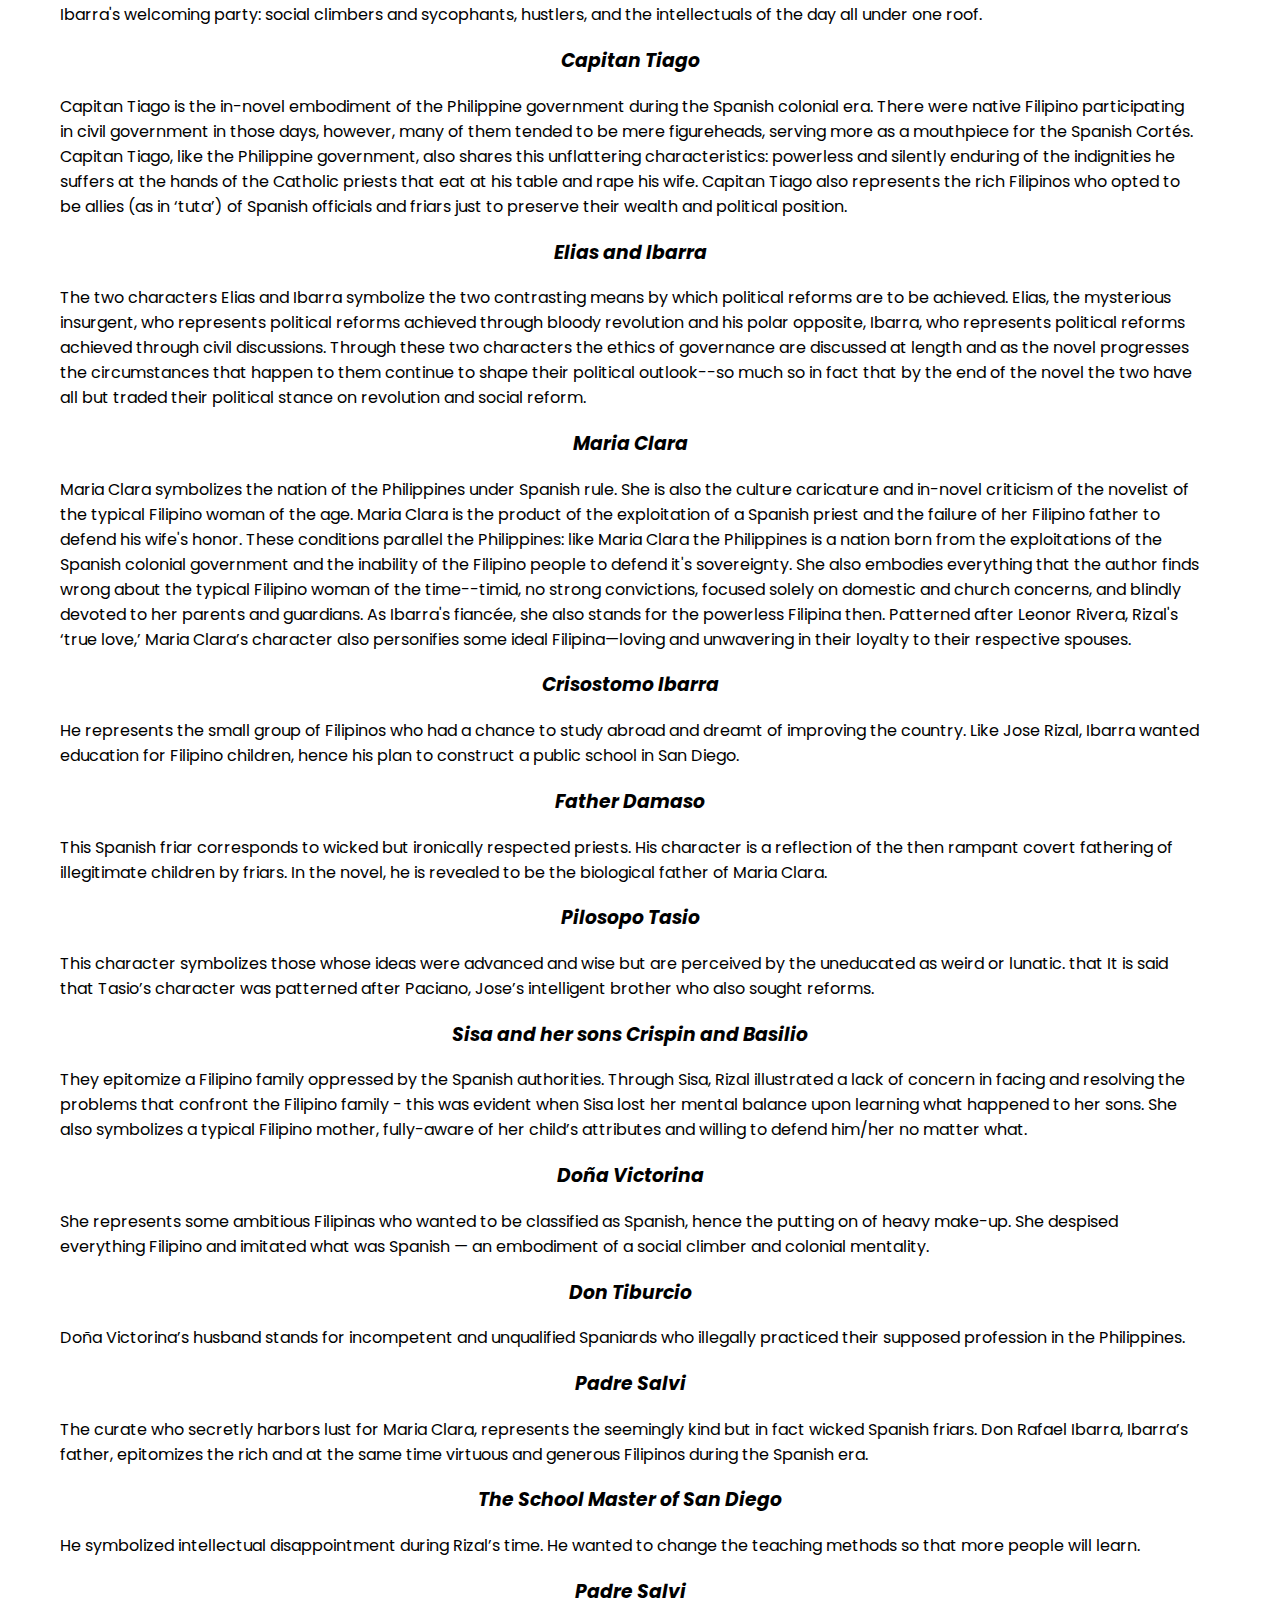
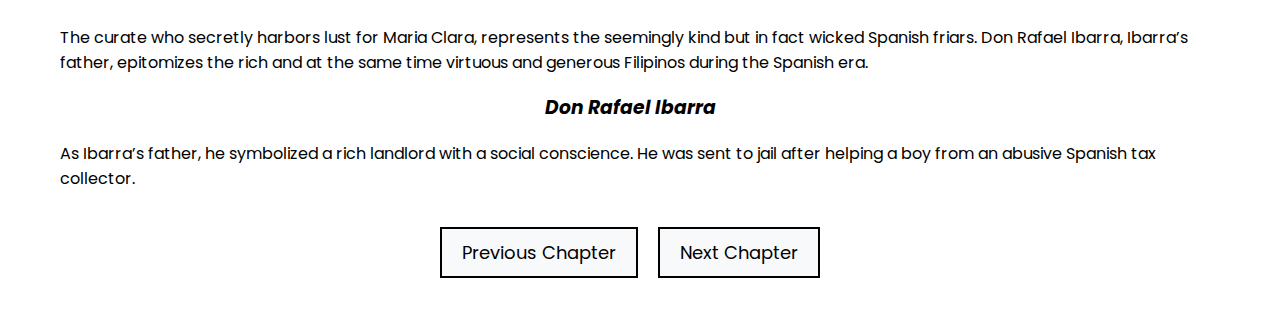
<file: chapters/chapter7.html>
<!DOCTYPE html>
<head>
    <title>Chapter 7: NOLI ME TANGERE</title>
    <meta charset="utf-8">
    <meta name="viewport" content="width=device-width, initial-scale=1">
    <link rel = "icon" href = "logotitle.png" type = "image/x-icon">
    <link rel="stylesheet" href="https://cdnjs.cloudflare.com/ajax/libs/font-awesome/4.7.0/css/font-awesome.min.css">
    <link rel="stylesheet" href="chapter7.css">
    <link href="https://fonts.googleapis.com/css2?family=Julius+Sans+One&display=swap" rel="stylesheet">
    <link href="https://fonts.googleapis.com/css2?family=Mohave:wght@300&display=swap" rel="stylesheet">
    <link href='https://unpkg.com/boxicons@2.1.4/css/boxicons.min.css' rel='stylesheet'>
    <link rel="stylesheet" href="https://cdnjs.cloudflare.com/ajax/libs/font-awesome/6.4.0/css/all.min.css">
    <link href="https://fonts.googleapis.com/css2?family=Poppins:wght@200;300&display=swap" rel="stylesheet">
<head>
<body>
    <nav class="navbar">
        <label class="switch">
            <input type="checkbox" id="dark-mode-toggle">
            <span class="slider"></span>
        </label>
    </nav>
    <div class="selector">
        <h3>Select Chapter:</h3>
        <select id="manga-chapters" name="manga-chapters" onchange="loadChapter()">
            <option value="/index.html">Chapter 0</option>
            <option value="chapter1.html">Chapter 1: The Rizal Law and It's Importance</option>
            <option value="chapter2.html">Chapter 2: The Revolutions</option>
            <option value="chapter3.html">Chapter 3: The Rizal Family</option>
            <option value="chapter4.html">Chapter 4: Rizal’s Life: Higher Education and Life Abroad</option>
            <option value="chapter5.html">Chapter 5: RIZAL’S LIFE: Exile,Trial, and Death</option>
            <option value="chapter6.html">Chapter 6: ANNOTATION OF ANTONIO MORGA’S Sucesos de las Islas Filipinas</option>
            <option value="chapter7.html">Chapter 7: NOLI ME TANGERE</option>
            <option value="chapter8.html">Chapter 8: EL FILIBUSTERISMO</option>
            <option value="chapter9.html">Chapter 9: THE PHILIPPINES:A Century Hence </option>
            <option value="chapter10.html">Chapter 10: JOSE RIZAL AND PHILIPPINE NATIONALISM: Bayani and Kabayanihan</option>
            <option value="chapter11.html">Chapter 11: JOSE RIZAL AND PHILIPPINE NATIONALISM: National Symbol</option>
        </select>
    </div>
    <div class="chapter7_container">
        <div class="content_container">
            <h2 class="h3_intro"> NOLI ME TANGERE</h2>
            <div class="image">
                <img src="noli.jpg" class="rizals_1"  alt="Republic Act 1425">
            </div>
            <p>
                Greatly influenced by Harriet Beecher Stowe’s Uncle Tom’s Cabin, Rizal wanted to publish a book that would play a crucial role in 
                the political history of the country. He planned on revealing the kind of society that the Philippines had under the Spanish colonial 
                rule. Thus, a meeting of Filipinos was held at the Paterno residence in January 1884 wherein Rizal suggested the creation of the book. 
                At first, Rizal’s companions (Pedro Paterno, Maximino Paterno, Antonio Paterno,Graciano Lopez Jaena, Valentin Ventura, Eduardo de Lete, 
                Evaristo Aguirre and Julio Llorente) unanimously approved that they would all contribute papers on the various facets of life in the Philippines 
                for the proposed novel. However, in a letter dated January 2, 1884, Rizal explained that this plan did not materialize. There were objections 
                that the gentlemen refused to discuss any further and he noticed comrades were more interested in writing about women instead. They also preferred 
                to spend time gambling or flirting with Spanish women.
                Suspecting that he cannot count on the support of his companions, Rizal decided to write the novel in Madrid alone towards the latter part 
                of the same year and finished about half of it in the city. When he left For France in 1885, he had written 3/4 of the novel in Paris and from 
                April to June 1886, he had penned the last few chapters of Noli. It was completed in Berlin, Germany at the end of 1886 and at the onset of 1887, 
                the final draft was ready for publication.
                Of course, it was not a walk in the park for Rizal. While he was conscientiously finishing the final draft of the Noli, he had apprehensions that 
                it might not be published. For one, he had insufficient money to have it printed. Obviously, he would not ask his companions in Europe for financial 
                help — after all, he did not get the support that he needed from them in writing the Noli.
                Fortunately, Rizal’s friend from a rich family of San Miguel, Bulacan arrived in Berlin to invite him on a Europe Tour. Dr. Maximo Viola wanted Rizal 
                to accompany him on his tour but upon learning Rizal’s dilemma, he was kind enough to delay the tour and insisted on lending Rizal P300 to publish 
                the Noli. Rizal even made some adjustments in the novel to save on the printing costs and deleted Chapter 25 entitled “Elias and Salome”.
                The money that Viola lent to Rizal was then used to print the first 2,000 copies of the Noli. Some attests say that the novel was officially 
                off the press on March 29, 1887 but there were also accounts that showed that Rizal was already sending a copy of the novel to Blumentritt on March 21.
                Because of Viola’s generosity, he was dubbed in the Philippine history as the “Savior of the Noli”. Rizal then gave him, not only the gallery 
                of proofs of the novel rolled around the pen used in writing the Noli, but also the very first copy of the novel with Rizal’s dedication which 
                described Viola as the “first to read and appreciate [Rizal’s] work.
            </p>
            <div class="image">
                <img src="viola.jpg" class="rizals_1"  alt="Republic Act 1425">
                <h3 class="young">Dr. Maximo Viola</h3>
            </div>
            <h3 class="h3_intro"> THE NOVEL’S DESCRIPTION</h3>
            <p>
                Jose Rizal’s Noli Me Tangere was written in Spanish and published in 1887. Basing it from experience, the conventions of the 
                19th century novel and the ideals of European liberalism, Rizal was able to expose the real-life scenario under the Spanish 
                colonial rule — the abuses and inequalities of many Spanish Catholic friars and government officials during his time.
                With 63 chapters and an epilogue, Rizal was only 26 years old when the Noli was published. He was studying medicine that time 
                at the Universidad Central de Madrid. The Noli was dedicated to the country whose miseries and sorrows were brought to light in 
                an attempt to awaken its people to the truths concerning the ills of the society during that time.
                Noli Me Tangere, which means “touch me not” in Latin is the first in a trilogy about the history of the Philippines, which is 
                followed by El Filibusterismo and ends with Makamisa, though it was never finished. “Noli me tangere” is a known Latin phrase 
                that has a biblical connection meaning, “touch me not.” This phrase was spoken by Jesus to Mary Magdalene after he was resurrected, 
                and was in fact recorded in John 20:17: “Touch me not, for I am not yet ascended to my Father.”
            </p>
            <h3 class="h3_intro"> NOLI IN BRIEF</h3>
            <p>
                Jose Rizal’s Noli Me Tangere was written in Spanish and published in 1887. Basing it from experience, the conventions of the 
                19th century novel and the ideals of European liberalism, Rizal was able to expose the real-life scenario under the Spanish 
                colonial rule — the abuses and inequalities of many Spanish Catholic friars and government officials during his time.
                With 63 chapters and an epilogue, Rizal was only 26 years old when the Noli was published. He was studying medicine that time 
                at the Universidad Central de Madrid. The Noli was dedicated to the country whose miseries and sorrows were brought to light in 
                an attempt to awaken its people to the truths concerning the ills of the society during that time.
                Noli Me Tangere, which means “touch me not” in Latin is the first in a trilogy about the history of the Philippines, which is 
                followed by El Filibusterismo and ends with Makamisa, though it was never finished. “Noli me tangere” is a known Latin phrase 
                that has a biblical connection meaning, “touch me not.” This phrase was spoken by Jesus to Mary Magdalene after he was resurrected, 
                and was in fact recorded in John 20:17: “Touch me not, for I am not yet ascended to my Father.”
            </p>
            <p>
                The main character of the Noli Me Tangere, the young and wealthy Filipino Crisostomo Ibarra returned to his country after some years of 
                studying in Europe. In his honor, Capitan Tiago (Santiago de los Santos) threw a party at his house in Manila. The gathering was attended 
                by renowned local personalities like Padre Damaso, a fat Franciscan priest who had been assigned for many years in Ibarra’s native town (San Diego); 
                Fray Sybila, the young Dominican curate of Binondo; Lieutenant Guevarra of the Guardia Civil; and Doña Victorina, wife of a fake Spanish physician 
                Tiburcio de Espadaña. Crisosto-mo’s father, Don Rafael Ibarra, was Capitan Tiago’s friend. Capitan Tiago’s sup-posed daughter, Maria Clara, 
                was Crisostomo’s fiancée.
                During the party, Padre Damaso belittled Ibarra and rudely tried to harm his reputation. But the gentleman Ibarra simply ignored the friar’s 
                affront. When Ibarra left Capitan Tiago’s house, Lieutenant Guevara talked to him and related the miserable fate of his deceased father in San Diego.
                Guevara explained that Don Rafael was unfairly accused by San Diego curate of being a heretic and filibuster because of his non-participation in 
                mass and confession. One day, Don Rafael saw a Spanish tax collector and a weak boy fighting. In an attempt to defend the powerless boy, he had 
                accidentally pushed and killed the brutal Spaniard. Don Rafael was thus imprisoned and died in his cell miserably. Initially buried in consecrated 
                ground, his body was removed from the Catholic cemetery under the order of his enemies.
                The next day, Crisostomo visited his sweetheart, Maria Clara. After the lovely visit to his girlfriend, Ibarra went to San Diego to look for his 
                father’s grave. He had known through the grave-digger that his father’s corpse was dug up by order of the curate to be transferred in the Chinese 
                cemetery. But since it was raining and the corpse was heavy, the grave-digger just threw Don Rafael’s corpse into the river.
                Angered by what he learned, Ibarra suddenly attacked Padre Salvi when he saw this San Diego parish priest. But Salvi explained to him that it was 
                Damaso who was the town’s parish priest at the time of Don Rafael’s death.
                When Maria Clara and her family arrived in San Diego, Ibarra gave picnic at the lake. During the picnic, Ibarra had saved the life of Elias—the 
                boatman who was almost killed by a crocodile trapped in the fish cage. Later in the picnic, some members of the Guardia Civil also came, pursuing 
                Elias who had previously assaulted Padre Damaso and the alferez. But Elias had escaped even before the Guardia Civil arrived. Later on, Ibarra 
                received a notice that his donation of a school in San Diego had been approved by the Spanish government.
                On the day of San Diego town fiesta, Ibarra and Maria Clara attended the morning mass officiated by Padre Salvi and Padre Damaso. During the mass, 
                Elias silently went near Ibarra and notified him of the plot to kill him on the ceremony of the laying of the school’s cornerstone. So during the 
                inauguration, when Ibarra was about to cement the foundation of the schoolhouse, the platform collapsed. Fortunately, the quick Elias had rescued 
                Ibarra and the man who was paid to harm Ibarra was the one killed in the incident.
                Ibarra hosted a banquet later that day. Padre Damaso who attended the feast publicly attacked the dignity of Ibarra’s dead father. The angered host 
                lunged at the ill-mannered friar and had almost killed Damaso with a knife were it not for Maria Clara who interfered just in time. Ibarra was consequently 
                excommunicated and his engagement with Maria Clara was broken as Damaso persuaded Capitan Tiago to prohibit the lady to marry Ibarra.
                One day, Ibarra’s enemies engineered a helpless attack on the station of the Guardia Civil, making the attackers believe that Ibarra was the brain of the uprising. After the attack failed, Ibarra was incriminated and arrested.
                Elias helped Ibarra escape from prison. Before leaving, they discreetly stopped at Capitan Tiago’s house. Maria Clara explained that she was blackmailed by 
                Padre Salvi to surrender Ibarra’s letter (which was used to incriminate him) in exchange for the letters written by her dead mother. From these, she learned 
                that her real father was Padre Damaso.
                Ibarra and Elias then took off by boat. Instructing Ibarra to lie down, Elias covered him with grass to conceal his presence. As luck would have it, they were 
                spotted by their enemies. Elias, thinking he could outsmart them, jumped into the water. The guards rained shots on him, all the while not knowing that they were 
                aiming at the wrong man.
                Badly injured, Elias reached the forest where he found the altar boy Basilio who was sobbing over the body of his dead mother, Sisa. His mother had previously 
                lost her mind upon learning that her two sons, altar boys Crispin and Basilio, were missing from the convent. Falsely accused of stealing from the convent, 
                Crispin had been tortured and killed by the wicked and crooked sacristan mayor. Basilio had escaped and the death of his brother had been covered-up by Salvi.
                Knowing that he would eventually die, Elias instructed Basilio to make a funeral pyre and burn his and Sisa’s bodies to ashes. In his dying breath, Elias mumbled 
                the following hopeful patriotic words:“I shall die without seeing the dawn break upon my homeland. You, who shall see it, salute it! Do not forget those who 
                have fallen during the night.”
                The novel’s epilogue narrates that Capitan Tiago became addicted to opium. Padre Damaso was assigned to a far province and was found dead in his bedroom one 
                morning. The sorrowful Maria Clara, believing that Ibarra had been shot dead in the river, entered the nunnery. Padre Salvi left the San Diego parish and became 
                a chaplain of the nunnery. Some infer that Salvi, who had been portrayed as having a hidden desire for Maria Clara, regularly molested her in the nunnery. Consequently, 
                a pretty crazy woman was seen one rainy night at the top of the convent bitterly weeping and cursing the heavens for the fate it has bestowed upon her. The woman was not 
                named but it was assumed that she was none less than Maria Clara.
            </p>
            <h3 class="h3_intro"> THE CHARACTERS OF NOLI</h3>
            <h3 class="young">Juan Crisóstomo Ibarra y Magsalin (Ibarra)</h3>
            <p>
                A wealthy young mestizo who has just returned to the Philippines after seven years of studying in Europe, Ibarra 
                is sophisticated, highly esteemed, and very idealistic. The priests of San Diego all view him with great wariness 
                on account of his highly liberal education and connections. He is shocked upon learning of his beloved father’s 
                demise. His father, the equally idealistic Don Rafael, was labeled a subversive and a heretic by the corrupt priesthood and 
                incarcerated, ultimately leading to his death. He seeks to fulfill his father’s wishes of putting up a school in San Diego---one that will not be influenced by the friars.
            </p>
            <h3 class="young">María Clara</h3>
            <p>
                A woman of high social standing, she is the adoptive daughter of Capitan Tiago and goddaughter to the vile Fr. 
                Damaso. The truth however is that she is actually the biological daughter of Fr. Damaso, the product of a scandalous 
                relationship between the old priest and Capitan Tiago’s wife, Pia Alba. Maria Clara had grown up alongside the younger 
                Ibarra and planned to marry but Fr. Damaso disapproved of the union. Her interfering guardians set her up to be wed to 
                Linares, a wealthy young man of Spanish descent. She keeps mum about her arranged marriage to keep from angering her father, 
                the weak-willed Capitan Tiago. When Ibarra is put on trial for sedition she is coerced into surrendering the letters Ibarra 
                has sent her as evidence of his guilt.
            </p>
            <h3 class="young">Father Damaso</h3>
            <p>
                An old, power-hungry, and shamelessly corrupt Spanish priest who has lived among the native Filipinos for nearly two decades; 
                in spite of having spent all that time among them the years have done nothing to endear him or develop any sympathy for his 
                “flock.” Petty and vindictive, he thinks nothing of using his considerable influence to ruin the lives of those who have slighted 
                him, regardless of how small the offense is. He masterminded the death of Don Rafael Ibarra then brazenly taunted the younger Ibarra, 
                alluding to having a hand in his father’s death. The insult is too much for Crisostomo Ibarra to let slide; he attacks the old friar 
                prompting his excommunication and the dissolution of their would-be wedding.
            </p>
            <h3 class="young">Elías</h3>
            <p>
                A mysterious character, Elias is a man on the run from the law---a wandering insurgent---resentful of both the Spanish colonial 
                government and the Catholic Church, he crosses paths with the more temperate Crisostomo Ibarra when he bravely saves his life from 
                a marauding crocodile. He pledges his life to the young man, promising to protect him from his manifold enemies. He takes on the 
                identity of a laborer to gather intelligence for his new friend, uncovering a plot against Sr. Ibarra’s life. He and Ibarra have several 
                long conversations regarding the ethics of politics and governance with Elias taking a more definite revolutionary stand.
            </p>
            <h3 class="young">Don Rafael Ibarra</h3>
            <p>
                Crisostomo Ibarra’s father is posthumously mentioned in the novel. A great supporter of liberal education 
                for all and a vocal critic of the corrupt practices of the Spanish friars, he earns the ire of the vitriolic 
                Fray Damaso who accuses him of sedition and heresy. He dies in prison having contracted pneumonia. His remains 
                are buried in the catholic cemetery in the town of San Diego but the hateful Fr. Damaso hires a gravedigger to 
                disinter his body to have him buried at the Chinese cemetery because of his status as a heretic. The gravedigger, 
                unwilling to make the long journey he instead throws the body into the lake, deciding that it would make a more honorable 
                final resting place than the Chinese cemetery.
            </p>
            <h3 class="young">Crispin</h3>
            <p>
                A young lad studying to be a church caretaker, he together with his brother Basilio, ceaselessly work to send support money for their beleaguered mother, Sisa. Crispín is blamed for stealing money from the church coffers by the head sexton and is kept a virtual prisoner until the debt is paid. On the night that he and his sibling were to visit their mother the head sexton forbids them, keeping them until the curfew, effectively barring the brothers from travelling. Crispín reasons out to the head sexton, it infuriates him and he proceeds to drag the young boy away to beat him. He is never seen again afterwards, and one can assume that he has died at the hands of the cruel head sexton.
            </p>
            <h3 class="young">Basilio</h3>
            <p>
                Eldest of Sisa’ brood, he, like his younger brother are sextons in training. Basilio makes a desperate run for their home the night Crispín is dragged away. He attempts to locate his younger brother the day after but his search efforts come up fruitless. The following day the Civil Guard comes looking for him and his brother. Fearing for his life he makes a mad dash for the forest where he goes into hiding, living with kind family until Christmas Eve where he planned to return to his mother. When he finally locates Sisa, but learns that the poor woman has gone mad from grief and is thusly unable to identify her son. He follows her to the forest where she regains her wits temporarily recognizing her son, and then dies from the shock.
            </p>
            <h3 class="young">Father Salví</h3>
            <p>
                A younger, more cunning Spanish priest who assumes control over Fr. Damaso’s post as friar curate of San Diego; he is in many regards more dangerous that his precursor as he is a more canny strategist who knows how to leverage the multiple dirty little secrets each of the members of San Diego’s high society circle has.
            </p>
            <h3 class="young">Captain Tiago (Don Santiago de los Santos)</h3>
            <p>
                Capitan Tiago is a rarity in that he is a wealthy native-born Filipino socialite; he keeps close 
                ties with high-ranking members of the Catholic Church, despite actually having no love for them. His 
                primary concern is to marry off his daughter, the lovely Maria Clara, to an affluent man from an influential 
                family. This is one of the main reasons that he is quick to toss aside his loyalties to Crisostomo Ibarra when 
                he is labeled a subversive. His predilection for advantageous social pairings makes him quick to assent to Linares 
                as a potential new match for his daughter.
            </p>
            <h3 class="young">The Ensign</h3>
            <p>
                The nameless head of the Civil Guard of the township of San Diego; a man of Spanish descent he is 
                in a constant bitter feud with Fr. Salví as he has come to hate the sly priest’s manipulations. In 
                retaliation the ensign imposes curfews that make it all but impossible for the citizens of San Diego 
                to attend mass at the proper schedule. A drunkard and a braggart, he is actually a cuckolded man married to a fiery, feisty, and foul-mouthed Filipina, Doña Consolación.
            </p>
            <h3 class="young">Doña Consolación</h3>
            <p>
                The pugnacious wife of The Ensign, Doña Consolación is an older, cantankerous Filipina woman 
                who constantly lectures her husband. Their fights are the stuff of legend and it is an open 
                secret that it is she, not her husband who makes he decisions for the organization. She is 
                described as an exceptionally vulgar woman and exceedingly ugly almost bordering on caricature 
                prompting the less charitable members of the Civil Guard to facetiously call her “The Muse of 
                Civil Guard.” Doña Consolación sees herself to be a person of great standing in society, even 
                if she is the only one who holds this opinion, and even if she is wholly Filipino she feigns 
                inability to speak Tagalog, her native dialect insisting instead on speaking very poor, nearly 
                pidgin Spanish.
            </p>
            <h3 class="young">Doctor Tiburcio de Espadaña</h3>
            <p>
                A fraud and a hustler, the Spaniard who calls himself Doctor Tiburcio de Espadaña was actually a customs officer who was dismissed from his post shortly after arriving in the Philippines. Despite having no medical experience or money he travels to the countryside to posing as a doctor, charging extortionate fees for his so-called services. His patients eventually catch wind of his schemes and he is forced to relocate to another area where he is all but unknown. He finds his was to San Diego and as luck would have it the unfortunate Maria Clara falls ill and he is once again called to resume his duplicitous medical practice.
            </p>
            <h3 class="young">La Doctora Victorina de los Reyes de Espadaña</h3>
            <p>
                A brazen and determined Filipina social climber Doña Victorina is the spouse of the counterfeit doctor, Tiburcio de Espadaña. She well past her prime and relies on garish make-up to carry on a façade of youth. Her tastes in fashion are mercurial as are her patterns of speech, mimicking the speech and manner of dress of members of high society. An accomplished hustler herself it is she that devises that Dr. Tiburcio treat Maria Clara as well as matching her up with his nephew Linares.
            </p>
            <h3 class="young">Lt. Guevara</h3>
            <p>
                A morally upright man of Spanish descent who holds both Crisostomo Ibarra and the late Don Rafael in high esteem, he is also the lieutenant of the Civil Guard. He is one of the few who openly supported the Ibarra’s and was vocal about his dislike of Fray Damaso’s control. He was the one who informed Crisostomo Ibarra of the fate of his father and how Fr. Damaso was involved in his death.
            </p>
            <h3 class="young">Linares</h3>
            <p>
                Dr. de Espadaña’s nephew, a respectable young Spanish man, quite gifted and possesses a law degree; a near polar opposite of his uncle, a matter that endears him to his uncle’s social-climbing wife.
            </p>
            <h3 class="young">The Schoolmaster</h3>
            <p>
                A teacher that Don Rafael housed thus allowing him to suitably attend to the task of instructing students; he informs Crisostomo Ibarra of the sorry state of education of San Diego since the passing of his father. The friars closely watch the material being taught in the school, forbidding him from teaching Spanish, even if there was an edict stating that Spanish must be taught. The Schoolmaster is grateful to the Ibarra family but he expresses no optimism that he’d make headway in getting any lasting educational reforms happen.
            </p>
            <h3 class="young">Don Filipo (Filipo Lino)</h3>
            <p>
                Don Filipo Lino is a representative of the younger, less religiously shackled generation of movers and shakers in San Diego, he also serves as the vice mayor of the town. He despises the idea of spending lavish amounts of money on the numerous feast days that mark the religious calendar seeing it as both wasteful and burdensome to the citizens as it often puts them under great financial stress, may even going under debt just to be able to celebrate. His words however fall on deaf ears as he is only deputy mayor---the Mayor, his commanding officer---is a dedicated follower of the Catholic church and the de facto mouthpiece of the friars.
            </p>
            <h3 class="young">Sisa</h3>
            <p>
                The long-suffering mother of sextons in training Crispin and Basilio, she goes mad upon the loss of her sons. Impoverished and married to a violent drunkard her sons were the only ray of sunshine in her life. She wanders the town, clothes tattered and hair disheveled, calling out for her sons. When she actually does meet Basilio she cannot recognize him but when her wits do return she dies from surprise and sudden joy.
            </p>
            <h3 class="young">Fr. Sibyla</h3>
            <p>
                A priest serving in the Binondo district in the city of Manila, Fr. Sibyla serves as a foil to the otherwise largely corrupt Fray Dámaso and the perverse Fray Salví as he is rational and calm. Fr. Sibyla is an adept and shrewd orator who takes obvious delight in antagonizing the pompous Fr. Dámaso at Ibarra’s return party.
            </p>
            <h3 class="young">The Gravedigger</h3>
            <p>
                A cemetery worker who exhumes Don Rafael’s remains upon the insistence of Fr. Damaso; moved by pity and laziness he dumps Don Rafael’s body in the lake seeing it as a more fitting resting place for such a respected man. Ibarra grills him, anxious for information about his father.
            </p>
            <h3 class="h3_intro"> SYMBOLISMS IN THE NOLI</h3>
            <p>
                Noli Me Tangere intends to depict the real conditions of the Filipino life under the Spanish rule. 
                Mainly because of the rampant corrupt acts of the Spanish officials and friars, the way of living 
                of the Filipinos during that time had been backward, anti-intellectual and anti-progressive, up 
                to the point that the country was not in any way catching up on the developments of the so-called 
                Age of Enlightenment. As Rizal introduced the novel to his friend, Ferdinand Blumentritt, he wrote, 
                “The novel is the first impartial and bold account of the life of the Tagalogs. The Filipinos will 
                find in it the history of the last ten years” (Noli Me Tangere, n.d.).
            </p>
            <h3 class="young">The Schoolhouse</h3>
            <p>
                More than just an edifice for learning the schoolhouse has become a symbol of empowerment and freedom. Having received an education abroad, Ibarra does
                not bow down to the priests and is all but immune to the threat of excommunication.
            </p>
            <h3 class="young">Crispin and Basilio</h3>
            <p>
                These characters represent the opposite end of the spectrum of not having received education. 
                The suffering they are subjected is due largely to their ignorant over dependence on the church. 
                They are open to abuses because they have been conditioned to unquestioningly follow the church leaders.
            </p>
            <h3 class="young">Tinola and betel nut parcels served at a fancy, formal gathering</h3>
            <p>
                Tinola is a thin, rustic soup-like dish made with boiled chicken, ginger, and unripe papayas served in the Philippines--common, everyday fare. Betel Nut parcels
                are made of pepper leaves, sliced betel nuts, and an acrid paste of lime, typically chewed by rural workers in the Philippines and other 
                countries in South-East Asia. These items are typically associated with rural austerity and bucolic sensibilities that aren't befitting of
                such a high society gathering. These food items are symbolic of the wide variety of party-goers that have made their way into Crisostomo 
                Ibarra's welcoming party: social climbers and sycophants, hustlers, and the intellectuals of the day all under one roof.
            </p>
            <h3 class="young">Capitan Tiago</h3>
            <p>
                Capitan Tiago is the in-novel embodiment of the Philippine government during the Spanish colonial era. There were native Filipino participating in civil government in those days, however, many of them tended to be mere figureheads, serving more as a mouthpiece for the Spanish Cortés. Capitan Tiago, like the Philippine government, also shares this unflattering characteristics: powerless and silently enduring of the indignities he suffers at the hands of the Catholic priests that eat at his table and rape his wife.
                Capitan Tiago also represents the rich Filipinos who opted to be allies (as in ‘tuta’) of Spanish officials and friars just to preserve their wealth and political position.
            </p>
            <h3 class="young">Elias and Ibarra</h3>
            <p>
                The two characters Elias and Ibarra symbolize the two contrasting means by which political reforms are to 
                be achieved. Elias, the mysterious insurgent, who represents political reforms achieved through bloody revolution 
                and his polar opposite, Ibarra, who represents political reforms achieved through civil discussions. Through these 
                two characters the ethics of governance are discussed at length and as the novel progresses the circumstances that 
                happen to them continue to shape their political outlook--so much so in fact that by the end of the novel the two have 
                all but traded their political stance on revolution and social reform.
            </p>
            <h3 class="young">Maria Clara</h3>
            <p>
                Maria Clara symbolizes the nation of the Philippines under Spanish rule. She is also the culture caricature and in-novel 
                criticism of the novelist of the typical Filipino woman of the age. Maria Clara is the product of the exploitation of a 
                Spanish priest and the failure of her Filipino father to defend his wife's honor. These conditions parallel the Philippines: 
                like Maria Clara the Philippines is a nation born from the exploitations of the Spanish colonial government and the inability of the
                Filipino people to defend it's sovereignty. She also embodies everything that the author finds wrong about the typical Filipino woman of
                the time--timid, no strong convictions, focused solely on domestic and church concerns, and blindly devoted to her parents and guardians. 
                As Ibarra's fiancée, she also stands for the powerless Filipina then. Patterned after Leonor Rivera, Rizal's ‘true love,’ Maria Clara’s 
                character also personifies some ideal Filipina—loving and unwavering in their loyalty to their respective spouses.
            </p>
            <h3 class="young">Crisostomo Ibarra</h3>
            <p>
                He represents the small group of Filipinos who had a chance to study abroad and dreamt of improving the country. 
                Like Jose Rizal, Ibarra wanted education for Filipino children, hence his plan to construct a public school in San Diego.
            </p>
            <h3 class="young">Father Damaso</h3>
            <p>
                This Spanish friar corresponds to wicked but ironically respected priests. His character is a reflection 
                of the then rampant covert fathering of illegitimate children by friars. In the novel, he is revealed to be 
                the biological father of Maria Clara.
            </p>
            <h3 class="young">Pilosopo Tasio</h3>
            <p>
                This character symbolizes those whose ideas were advanced and wise but are perceived by the uneducated as 
                weird or lunatic. that It is said that Tasio’s character was patterned after Paciano, Jose’s intelligent 
                brother who also sought reforms.
            </p>
            <h3 class="young">Sisa and her sons Crispin and Basilio</h3>
            <p>
                They epitomize a Filipino family oppressed by the Spanish authorities. Through Sisa, Rizal illustrated 
                a lack of concern in facing and resolving the problems that confront the Filipino family - this was 
                evident when Sisa lost her mental balance upon learning what happened to her sons. She also symbolizes 
                a typical Filipino mother, fully-aware of her child’s attributes and willing to defend him/her no matter what.
            </p>
            <h3 class="young">Doña Victorina</h3>
            <p>
                She represents some ambitious Filipinas who wanted to be classified as Spanish, hence the putting on of 
                heavy make-up. She despised everything Filipino and imitated what was Spanish — an embodiment of a
                social climber and colonial mentality.
            </p>
            <h3 class="young">Don Tiburcio</h3>
            <p>
                Doña Victorina’s husband stands for incompetent and unqualified Spaniards who illegally practiced their supposed profession in the Philippines.
            </p>
            <h3 class="young">Padre Salvi</h3>
            <p>
                The curate who secretly harbors lust for Maria Clara, represents the seemingly kind but in 
                fact wicked Spanish friars. Don Rafael Ibarra, Ibarra’s father, epitomizes the rich and at the 
                same time virtuous and generous Filipinos during the Spanish era.
            </p>
            <h3 class="young">The School Master of San Diego</h3>
            <p>
                He symbolized intellectual disappointment during Rizal’s time. He wanted to change the teaching methods so that more people will learn.
            </p>
            <h3 class="young">Padre Salvi</h3>
            <p>
                The curate who secretly harbors lust for Maria Clara, represents the seemingly kind but in 
                fact wicked Spanish friars. Don Rafael Ibarra, Ibarra’s father, epitomizes the rich and at the 
                same time virtuous and generous Filipinos during the Spanish era.
            </p>
            <h3 class="young">Don Rafael Ibarra</h3>
            <p>
                As Ibarra’s father, he symbolized a rich landlord with a social conscience. He was sent to jail after helping a boy from an abusive Spanish tax collector.
            </p>
            <div class="button-container">
                <a href="chapter6.html" class="chapter-button past">Previous Chapter</a>
                <a href="chapter8.html" class="chapter-button next">Next Chapter</a>
            </div> 
        </div>
        <script src="script.js"></script>
        <script>
            function loadChapter() {
                var selectElement = document.getElementById('manga-chapters');
                var selectedValue = selectElement.options[selectElement.selectedIndex].value;
    
                // Now, 'selectedValue' contains the value of the selected option.
                // Use this value to navigate to the selected chapter.
                window.location.href = selectedValue;
            }
        </script>
    </div>
</file>
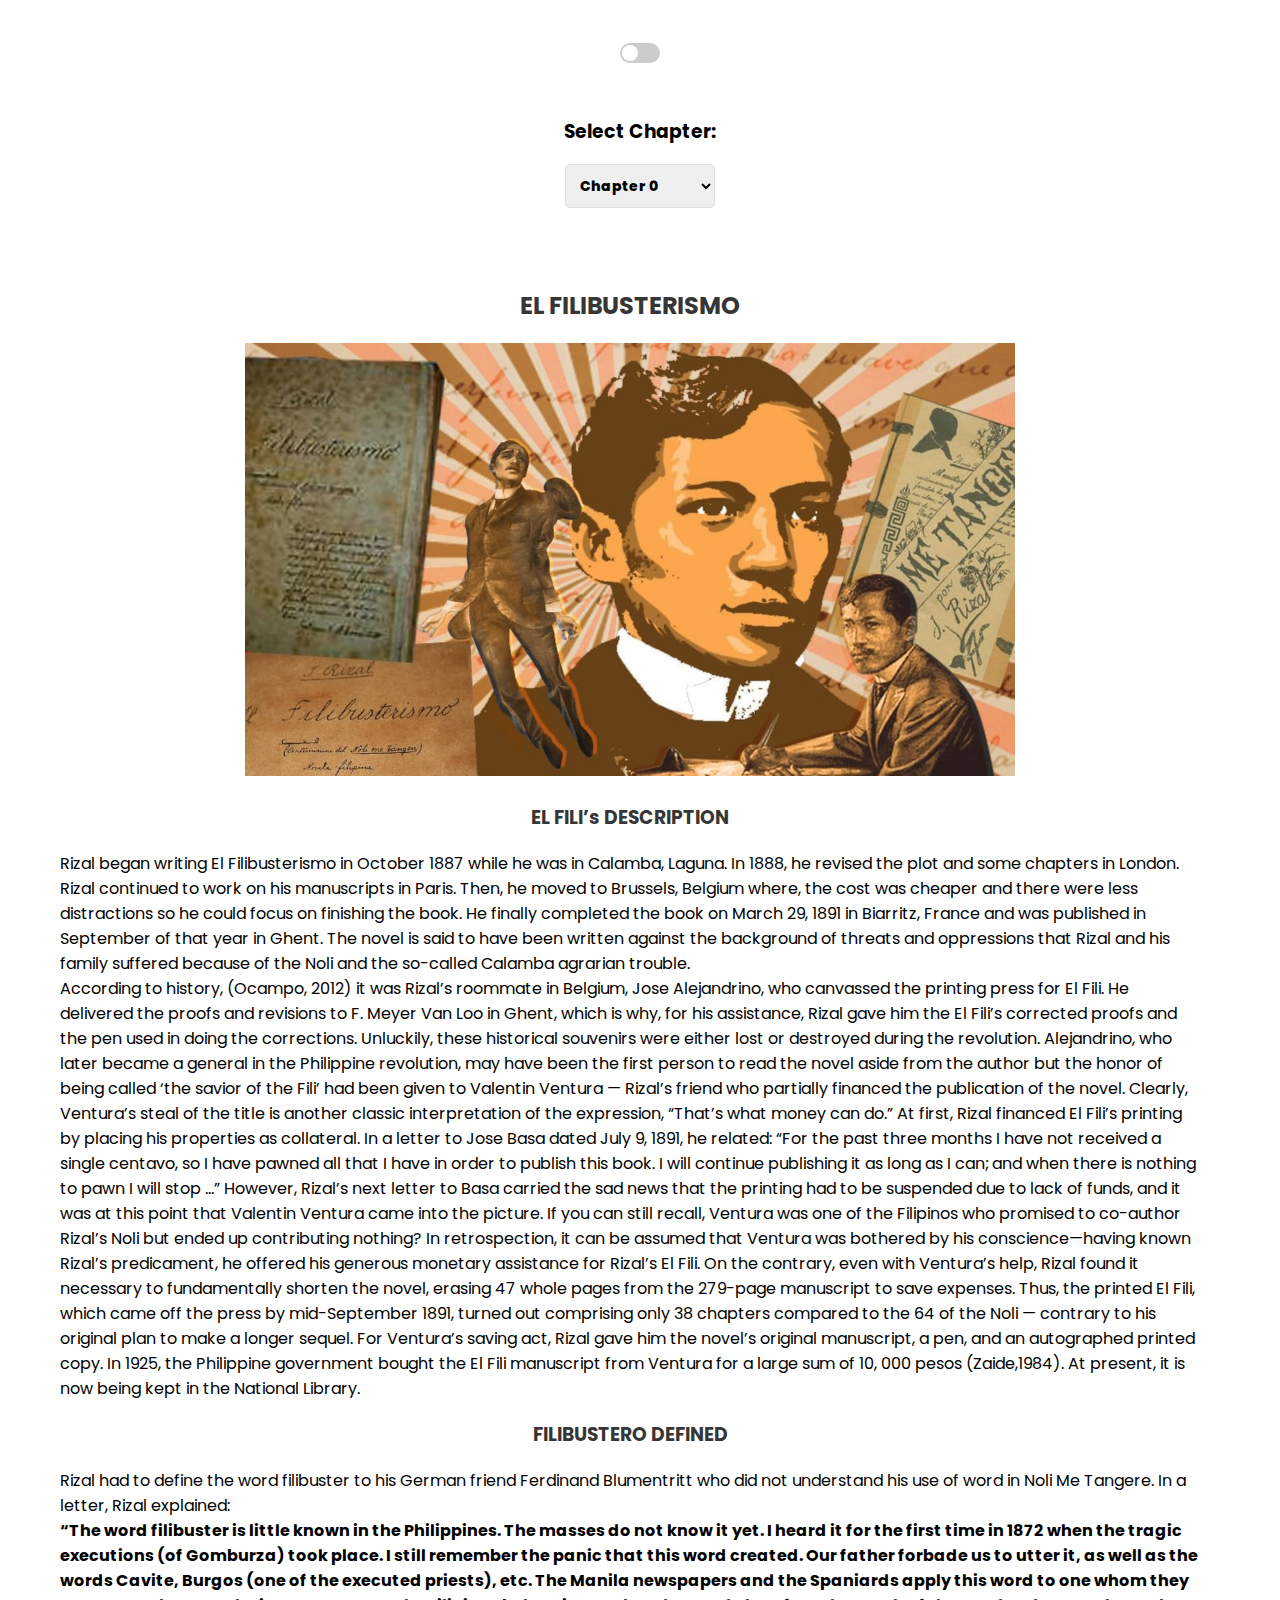
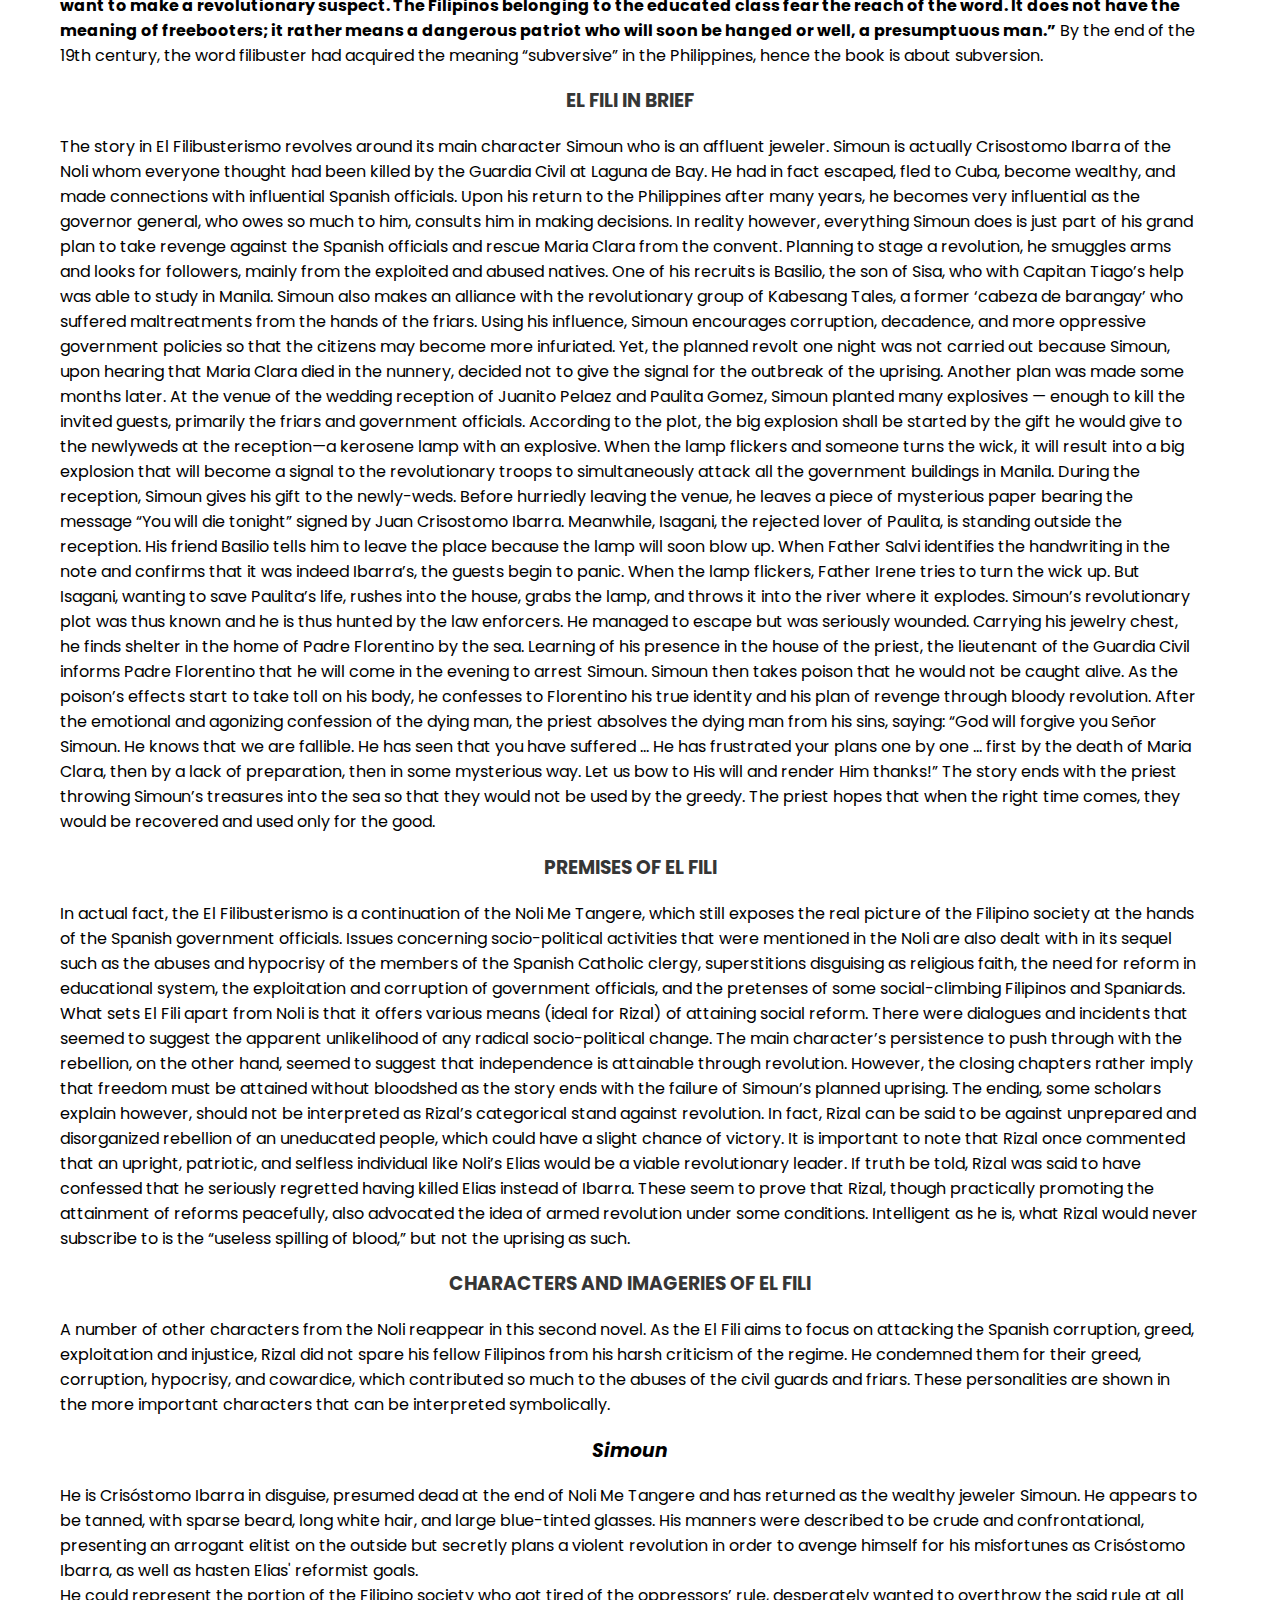
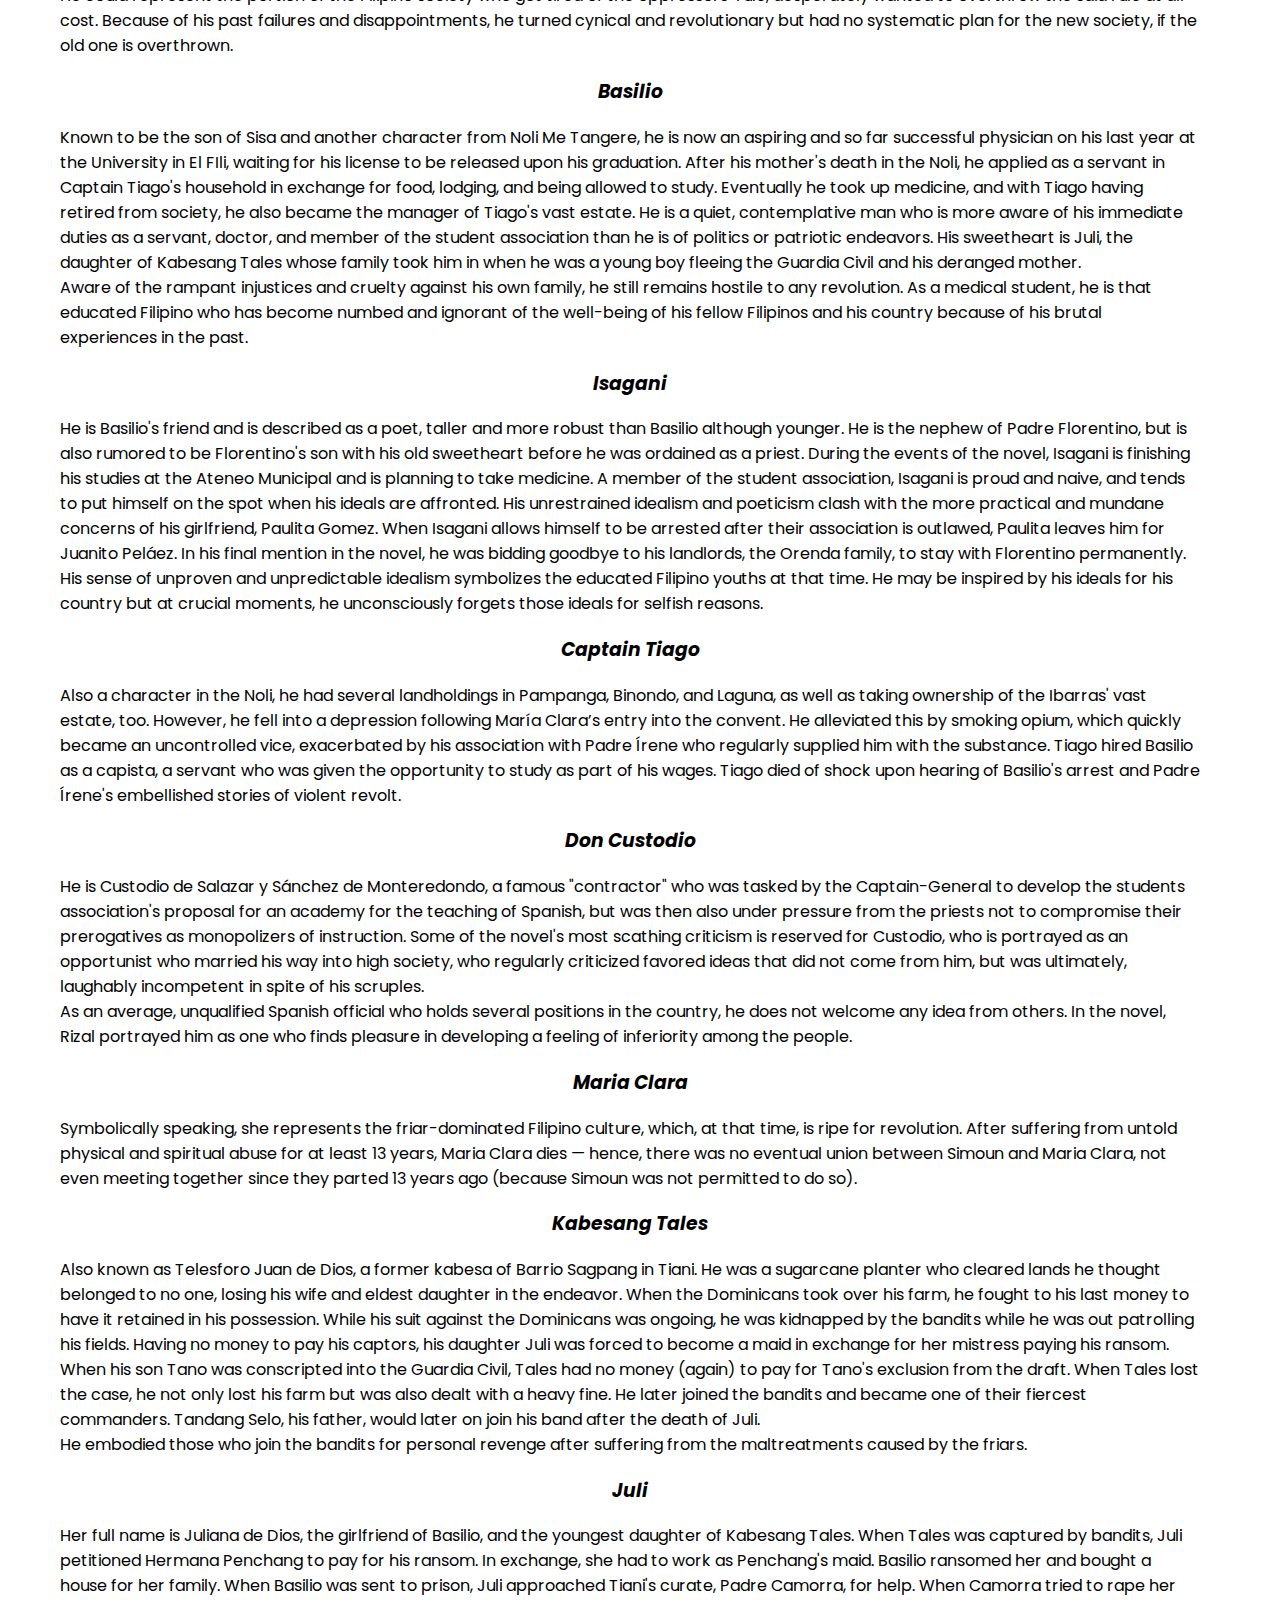
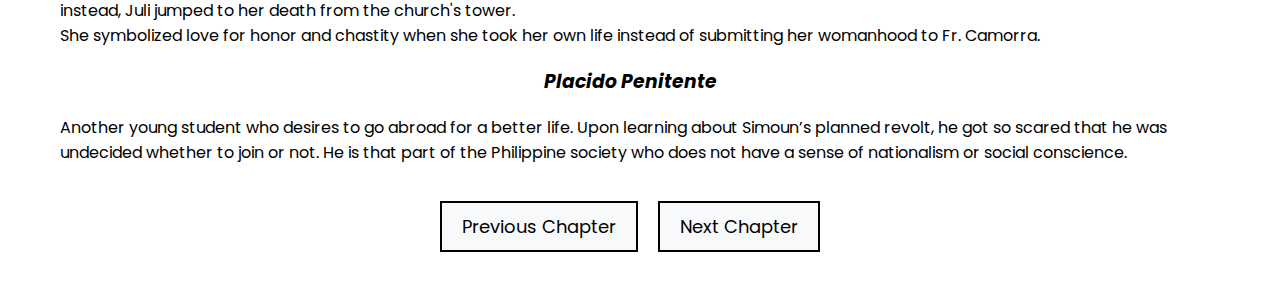
<file: chapters/chapter8.html>
<!DOCTYPE html>
<head>
    <title>Chapter 8: EL FILIBUSTERISMO</title>
    <meta charset="utf-8">
    <meta name="viewport" content="width=device-width, initial-scale=1">
    <link rel = "icon" href = "logotitle.png" type = "image/x-icon">
    <link rel="stylesheet" href="https://cdnjs.cloudflare.com/ajax/libs/font-awesome/4.7.0/css/font-awesome.min.css">
    <link rel="stylesheet" href="chapter8.css">
    <link href="https://fonts.googleapis.com/css2?family=Julius+Sans+One&display=swap" rel="stylesheet">
    <link href="https://fonts.googleapis.com/css2?family=Mohave:wght@300&display=swap" rel="stylesheet">
    <link href='https://unpkg.com/boxicons@2.1.4/css/boxicons.min.css' rel='stylesheet'>
    <link rel="stylesheet" href="https://cdnjs.cloudflare.com/ajax/libs/font-awesome/6.4.0/css/all.min.css">
    <link href="https://fonts.googleapis.com/css2?family=Poppins:wght@200;300&display=swap" rel="stylesheet">
<head>
<body>
    <nav class="navbar">
        <label class="switch">
            <input type="checkbox" id="dark-mode-toggle">
            <span class="slider"></span>
        </label>
    </nav>
    <div class="selector">
        <h3>Select Chapter:</h3>
        <select id="manga-chapters" name="manga-chapters" onchange="loadChapter()">
            <option value="/index.html">Chapter 0</option>
            <option value="chapter1.html">Chapter 1: The Rizal Law and It's Importance</option>
            <option value="chapter2.html">Chapter 2: The Revolutions</option>
            <option value="chapter3.html">Chapter 3: The Rizal Family</option>
            <option value="chapter4.html">Chapter 4: Rizal’s Life: Higher Education and Life Abroad</option>
            <option value="chapter5.html">Chapter 5: RIZAL’S LIFE: Exile,Trial, and Death</option>
            <option value="chapter6.html">Chapter 6: ANNOTATION OF ANTONIO MORGA’S Sucesos de las Islas Filipinas</option>
            <option value="chapter7.html">Chapter 7: NOLI ME TANGERE</option>
            <option value="chapter8.html">Chapter 8: EL FILIBUSTERISMO</option>
            <option value="chapter9.html">Chapter 9: THE PHILIPPINES:A Century Hence </option>
            <option value="chapter10.html">Chapter 10: JOSE RIZAL AND PHILIPPINE NATIONALISM: Bayani and Kabayanihan</option>
            <option value="chapter11.html">Chapter 11: JOSE RIZAL AND PHILIPPINE NATIONALISM: National Symbol</option>
        </select>
    </div>
    <div class="chapter8_container">
        <div class="content_container">
            <h2 class="h3_intro"> EL FILIBUSTERISMO</h2>
            <div class="image">
                <img src="el.jpg" class=""  alt="Republic Act 1425">
            </div>
            <h3 class="h3_intro">EL FILI’s DESCRIPTION</h3>
            <p>
                Rizal began writing El Filibusterismo in October 1887 while he was in Calamba, Laguna. In 1888, he revised the plot and 
                some chapters in London. Rizal continued to work on his manuscripts in Paris. Then, he moved to Brussels, Belgium where, 
                the cost was cheaper and there were less distractions so he could focus on finishing the book. He finally completed the 
                book on March 29, 1891 in Biarritz, France and was published in September of that year in Ghent.
                The novel is said to have been written against the background of threats and oppressions that Rizal and his family 
                suffered because of the Noli and the so-called Calamba agrarian trouble.<br>
                According to history, (Ocampo, 2012) it was Rizal’s roommate in Belgium, Jose Alejandrino, who canvassed the 
                printing press for El Fili. He delivered the proofs and revisions to F. Meyer Van Loo in Ghent, which is why, 
                for his assistance, Rizal gave him the El Fili’s corrected proofs and the pen used in doing the corrections. 
                Unluckily, these historical souvenirs were either lost or destroyed during the revolution.
                Alejandrino, who later became a general in the Philippine revolution, may have been the first person to read 
                the novel aside from the author but the honor of being called ‘the savior of the Fili’ had been given to Valentin 
                Ventura — Rizal’s friend who partially financed the publication of the novel. Clearly, Ventura’s steal of the title 
                is another classic interpretation of the expression, “That’s what money can do.”
                At first, Rizal financed El Fili’s printing by placing his properties as collateral. In a letter to Jose Basa dated 
                July 9, 1891, he related: “For the past three months I have not received a single centavo, so I have pawned all that 
                I have in order to publish this book. I will continue publishing it as long as I can; and when there is nothing to pawn I will stop …”
                However, Rizal’s next letter to Basa carried the sad news that the printing had to be suspended due to lack of funds, and it was at 
                this point that Valentin Ventura came into the picture. If you can still recall, Ventura was one of the Filipinos who promised to co-author 
                Rizal’s Noli but ended up contributing nothing? In retrospection, it can be assumed that Ventura was bothered by his conscience—having known Rizal’s predicament, he offered his generous monetary assistance for Rizal’s El Fili.
                On the contrary, even with Ventura’s help, Rizal found it necessary to fundamentally shorten the novel, erasing 47 whole pages from the 
                279-page manuscript to save expenses. Thus, the printed El Fili, which came off the press by mid-September 1891, turned out comprising only 
                38 chapters compared to the 64 of the Noli — contrary to his original plan to make a longer sequel.
                For Ventura’s saving act, Rizal gave him the novel’s original manuscript, a pen, and an autographed printed copy. In 1925, the Philippine
                government bought the El Fili manuscript from Ventura for a large sum of 10, 000 pesos (Zaide,1984). At present, it is now being kept in the
                National Library.
            </p>
            <h3 class="h3_intro">FILIBUSTERO DEFINED</h3>
            <p>
                Rizal had to define the word filibuster to his German friend Ferdinand Blumentritt who did not understand his use of word in Noli Me Tangere. In a letter, Rizal explained:<br>
                <span class="bold">“The word filibuster is little known in the Philippines. The masses do not know it yet. I heard it for the first time in 1872 
                    when the tragic executions (of Gomburza) took place. I still remember the panic that this word created. Our father forbade us to utter it, 
                    as well as the words Cavite, Burgos (one of the executed priests), etc. The Manila newspapers and the Spaniards apply this word to one whom 
                    they want to make a revolutionary suspect. The Filipinos belonging to the educated class fear the reach of the word. It does not have the 
                    meaning of freebooters; it rather means a dangerous patriot who will soon be hanged or well, a presumptuous man.”</span>
                By the end of the 19th century, the word filibuster had acquired the meaning “subversive” in the Philippines, hence the book is about subversion.
            </p>
            <h3 class="h3_intro">EL FILI IN BRIEF</h3>
            <p>
                The story in El Filibusterismo revolves around its main character Simoun who is an affluent jeweler. Simoun is actually Crisostomo Ibarra of 
                the Noli whom everyone thought had been killed by the Guardia Civil at Laguna de Bay. He had in fact escaped, fled to Cuba, become wealthy, and
                made connections with influential Spanish officials. Upon his return to the Philippines after many years, he becomes very influential as the governor 
                general, who owes so much to him, consults him in making decisions.
                In reality however, everything Simoun does is just part of his grand plan to take revenge against the Spanish officials and rescue Maria 
                Clara from the convent. Planning to stage a revolution, he smuggles arms and looks for followers, mainly from the exploited and abused 
                natives. One of his recruits is Basilio, the son of Sisa, who with Capitan Tiago’s help was able to study in Manila. Simoun also makes an 
                alliance with the revolutionary group of Kabesang Tales, a former ‘cabeza de barangay’ who suffered maltreatments from the hands of the 
                friars. Using his influence, Simoun encourages corruption, decadence, and more oppressive government policies so that the citizens may become more infuriated.
                Yet, the planned revolt one night was not carried out because Simoun, upon hearing that Maria Clara died in the nunnery, decided not to give the signal for the outbreak of the uprising.
                Another plan was made some months later. At the venue of the wedding reception of Juanito Pelaez and Paulita Gomez, Simoun planted many 
                explosives — enough to kill the invited guests, primarily the friars and government officials. According to the plot, the big explosion shall be 
                started by the gift he would give to the newlyweds at the reception—a kerosene lamp with an explosive. When the lamp flickers and someone turns 
                the wick, it will result into a big explosion that will become a signal to the revolutionary troops to simultaneously attack all the government buildings in Manila.
                During the reception, Simoun gives his gift to the newly-weds. Before hurriedly leaving the venue, he leaves a piece of mysterious paper bearing 
                the message “You will die tonight” signed by Juan Crisostomo Ibarra.
                Meanwhile, Isagani, the rejected lover of Paulita, is standing outside the reception. His friend Basilio tells him to leave the place because the 
                lamp will soon blow up.
                When Father Salvi identifies the handwriting in the note and confirms that it was indeed Ibarra’s, the guests begin to panic. When the lamp 
                flickers, Father Irene tries to turn the wick up. But Isagani, wanting to save Paulita’s life, rushes into the house, grabs the lamp, and throws 
                it into the river where it explodes.
                Simoun’s revolutionary plot was thus known and he is thus hunted by the law enforcers. He managed to escape but was seriously wounded. Carrying 
                his jewelry chest, he finds shelter in the home of Padre Florentino by the sea. Learning of his presence in the house of the priest, the lieutenant 
                of the Guardia Civil informs Padre Florentino that he will come in the evening to arrest Simoun.
                Simoun then takes poison that he would not be caught alive. As the poison’s effects start to take toll on his body, he confesses to Florentino his 
                true identity and his plan of revenge through bloody revolution. After the emotional and agonizing confession of the dying man, the priest absolves 
                the dying man from his sins, saying: “God will forgive you Señor Simoun. He knows that we are fallible. He has seen that you have suffered … He has frustrated your plans one by one … first by the death of Maria Clara, then by a lack of preparation, then in some mysterious way. Let us bow to His will and render Him thanks!”
                The story ends with the priest throwing Simoun’s treasures into the sea so that they would not be used by the greedy. The priest hopes that when the 
                right time comes, they would be recovered and used only for the good.
            </p>
            <h3 class="h3_intro">PREMISES OF EL FILI</h3>
            <p>
                In actual fact, the El Filibusterismo is a continuation of the Noli Me Tangere, which still exposes the real picture of the 
                Filipino society at the hands of the Spanish government officials. Issues concerning socio-political activities that were mentioned in 
                the Noli are also dealt with in its sequel such as the abuses and hypocrisy of the members of the Spanish Catholic clergy, superstitions 
                disguising as religious faith, the need for reform in educational system, the exploitation and corruption of government officials, and the 
                pretenses of some social-climbing Filipinos and Spaniards.
                What sets El Fili apart from Noli is that it offers various means (ideal for Rizal) of attaining social reform. There were dialogues and 
                incidents that seemed to suggest the apparent unlikelihood of any radical socio-political change. The main character’s persistence to push 
                through with the rebellion, on the other hand, seemed to suggest that independence is attainable through revolution. However, the closing 
                chapters rather imply that freedom must be attained without bloodshed as the story ends with the failure of Simoun’s planned uprising.
                The ending, some scholars explain however, should not be interpreted as 
                Rizal’s categorical stand against revolution. In fact, Rizal can be said to be 
                against unprepared and disorganized rebellion of an uneducated people, which could 
                have a slight chance of victory. It is important to note that Rizal once commented 
                that an upright, patriotic, and selfless individual like Noli’s Elias would be a 
                viable revolutionary leader. If truth be told, Rizal was said to have confessed that 
                he seriously regretted having killed Elias instead of Ibarra. These seem to prove that 
                Rizal, though practically promoting the attainment of reforms peacefully, also advocated 
                the idea of armed revolution under some conditions. Intelligent as he is, what Rizal would 
                never subscribe to is the “useless spilling of blood,” but not the uprising as such.
            </p>
            <h3 class="h3_intro"> CHARACTERS AND IMAGERIES OF EL FILI</h3>
            <p>
                A number of other characters from the Noli reappear in this second novel. As the El Fili 
                aims to focus on attacking the Spanish corruption, greed, exploitation and injustice, Rizal 
                did not spare his fellow Filipinos from his harsh criticism of the regime. He condemned them 
                for their greed, corruption, hypocrisy, and cowardice, which contributed so much to the abuses 
                of the civil guards and friars. These personalities are shown in the more important characters 
                that can be interpreted symbolically.
            </p>
            <h3 class="young">Simoun</h3>
            <p>
                He is Crisóstomo Ibarra in disguise, presumed dead at the end of Noli Me Tangere and has returned as the wealthy jeweler Simoun. He appears to be tanned, with sparse beard, 
                long white hair, and large blue-tinted glasses. His manners were described to be crude and confrontational, presenting an 
                arrogant elitist on the outside but secretly plans a violent revolution in order to avenge himself for his misfortunes as 
                Crisóstomo Ibarra, as well as hasten Elias' reformist goals.<br>
                He could represent the portion of the Filipino society who got tired of the oppressors’ rule, desperately wanted to overthrow 
                the said rule at all cost. Because of his past failures and disappointments, he turned cynical and revolutionary but had no 
                systematic plan for the new society, if the old one is overthrown.
            </p>
            <h3 class="young">Basilio</h3>
            <p>
                Known to be the son of Sisa and another character from Noli Me Tangere, he is now an aspiring and so far successful physician on his last year 
                at the University in El FIli, waiting for his license to be released upon his graduation. After his mother's death in the Noli, he applied as 
                a servant in Captain Tiago's household in exchange for food, lodging, and being allowed to study. Eventually he took up medicine, and with Tiago 
                having retired from society, he also became the manager of Tiago's vast estate. He is a quiet, contemplative man who is more aware of his immediate 
                duties as a servant, doctor, and member of the student association than he is of politics or patriotic endeavors. His sweetheart is Juli, the daughter 
                of Kabesang Tales whose family took him in when he was a young boy fleeing the Guardia Civil and his deranged mother.<br>
                Aware of the rampant injustices and cruelty against his own family, he still remains hostile to any revolution. As a medical student, 
                he is that educated Filipino who has become numbed and ignorant of the well-being of his fellow Filipinos and his country because of his 
                brutal experiences in the past.
            </p>
            <h3 class="young">Isagani</h3>
            <p>
                He is Basilio's friend and is described as a poet, taller and more robust than Basilio although younger. He is 
                the nephew of Padre Florentino, but is also rumored to be Florentino's son with his old sweetheart before he 
                was ordained as a priest. During the events of the novel, Isagani is finishing his studies at the Ateneo Municipal 
                and is planning to take medicine. A member of the student association, Isagani is proud and naive, and tends to put 
                himself on the spot when his ideals are affronted. His unrestrained idealism and poeticism clash with the more practical 
                and mundane concerns of his girlfriend, Paulita Gomez. When Isagani allows himself to be arrested after their association 
                is outlawed, Paulita leaves him for Juanito Peláez. In his final mention in the novel, he was bidding goodbye to his landlords, 
                the Orenda family, to stay with Florentino permanently.<br>
                His sense of unproven and unpredictable idealism symbolizes the educated Filipino youths at that time. He may be inspired by 
                his ideals for his country but at crucial moments, he unconsciously forgets those ideals for selfish reasons.
            </p>
            <h3 class="young">Captain Tiago</h3>
            <p>
                Also a character in the Noli, he had several landholdings in Pampanga, Binondo, and Laguna, as well as taking ownership of the Ibarras' vast 
                estate, too. However, he fell into a depression following 
                María Clara’s entry into the convent. He alleviated this by smoking opium, which quickly became an uncontrolled vice, exacerbated by his 
                association with Padre Írene who regularly supplied him with the substance. Tiago hired Basilio as a capista, a servant who was given the 
                opportunity to study as part of his wages. Tiago died of shock upon hearing of Basilio's arrest and Padre Írene's embellished stories of violent revolt.
            </p>
            <h3 class="young">Don Custodio</h3>
            <p>
                He is Custodio de Salazar y Sánchez de Monteredondo, a famous "contractor" who was tasked by the Captain-General to develop 
                the students association's proposal for an academy for the teaching of Spanish, but was then also under pressure from the 
                priests not to compromise their prerogatives as monopolizers of instruction. Some of the novel's most scathing criticism is 
                reserved for Custodio, who is portrayed as an opportunist who married his way into high society, who regularly criticized 
                favored ideas that did not come from him, but was ultimately, laughably incompetent in spite of his scruples.<br>
                As an average, unqualified Spanish official who holds several positions in the country, he does not welcome any idea from 
                others. In the novel, Rizal portrayed him as one who finds pleasure in developing a feeling of inferiority among the people.
            </p>
            <h3 class="young">Maria Clara</h3>
            <p>
                Symbolically speaking, she represents the friar-dominated Filipino culture, which, at 
                that time, is ripe for revolution. After suffering from untold physical and spiritual 
                abuse for at least 13 years, Maria Clara dies — hence, there was no eventual union between 
                Simoun and Maria Clara, not even meeting together since they parted 13 years ago (because Simoun was not permitted to do so).
            </p>
            <h3 class="young">Kabesang Tales</h3>
            <p>
                Also known as Telesforo Juan de Dios, a former kabesa of Barrio Sagpang in Tiani. He was a 
                sugarcane planter who cleared lands he thought belonged to no one, losing his wife and eldest 
                daughter in the endeavor. When the Dominicans took over his farm, he fought to his last money to have 
                it retained in his possession. While his suit against the Dominicans was ongoing, he was kidnapped by 
                the bandits while he was out patrolling his fields. Having no money to pay his captors, his daughter 
                Juli was forced to become a maid in exchange for her mistress paying his ransom. When his son Tano was 
                conscripted into the Guardia Civil, Tales had no money (again) to pay for Tano's exclusion from the draft. 
                When Tales lost the case, he not only lost his farm but was also dealt with a heavy fine. He later joined 
                the bandits and became one of their fiercest commanders. Tandang Selo, his father, would later on join his band after the death of Juli.<br>
                He embodied those who join the bandits for personal revenge after suffering from the maltreatments caused by the friars.
            </p>
            <h3 class="young">Juli</h3>
            <p>
                Her full name is Juliana de Dios, the girlfriend of Basilio, and the youngest daughter of Kabesang Tales. When Tales was 
                captured by bandits, Juli petitioned Hermana Penchang to pay for his ransom. In exchange, she had to work as Penchang's 
                maid. Basilio ransomed her and bought a house for her family. When Basilio was sent to prison, Juli approached Tiani's 
                curate, Padre Camorra, for help. When Camorra tried to rape her instead, Juli jumped to her death from the church's tower.<br>
                She symbolized love for honor and chastity when she took her own life instead of submitting her womanhood to Fr. Camorra.
            </p>
            <h3 class="young">Placido Penitente</h3>
            <p>
                Another young student who desires to go abroad for a better life. Upon learning about Simoun’s 
                planned revolt, he got so scared that he was undecided whether to join or not. He is that part of 
                the Philippine society who does not have a sense of nationalism or social conscience.
            </p>
            <div class="button-container">
                <a href="chapter7.html" class="chapter-button past">Previous Chapter</a>
                <a href="chapter9.html" class="chapter-button next">Next Chapter</a>
            </div> 
        </div>
        <script src="script.js"></script>
        <script>
            function loadChapter() {
                var selectElement = document.getElementById('manga-chapters');
                var selectedValue = selectElement.options[selectElement.selectedIndex].value;
    
                // Now, 'selectedValue' contains the value of the selected option.
                // Use this value to navigate to the selected chapter.
                window.location.href = selectedValue;
            }
        </script>
    </div>
</file>
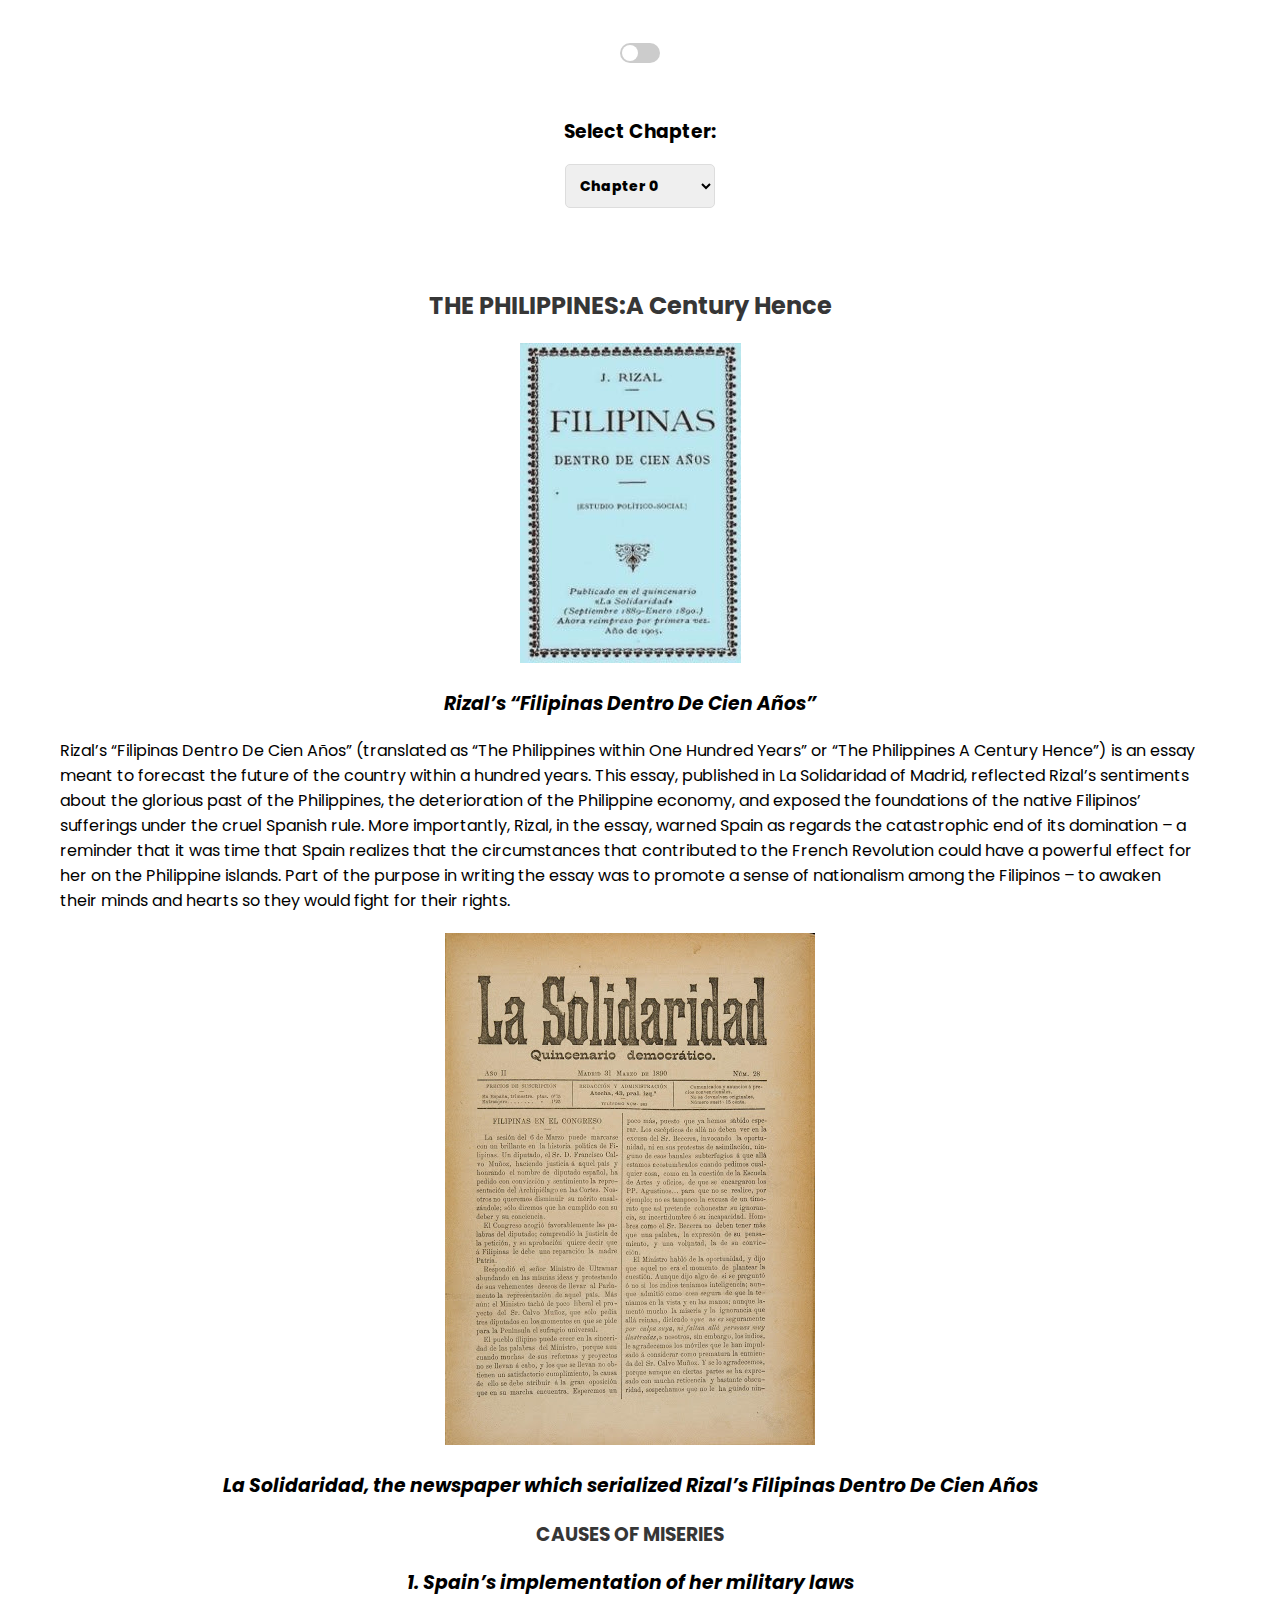
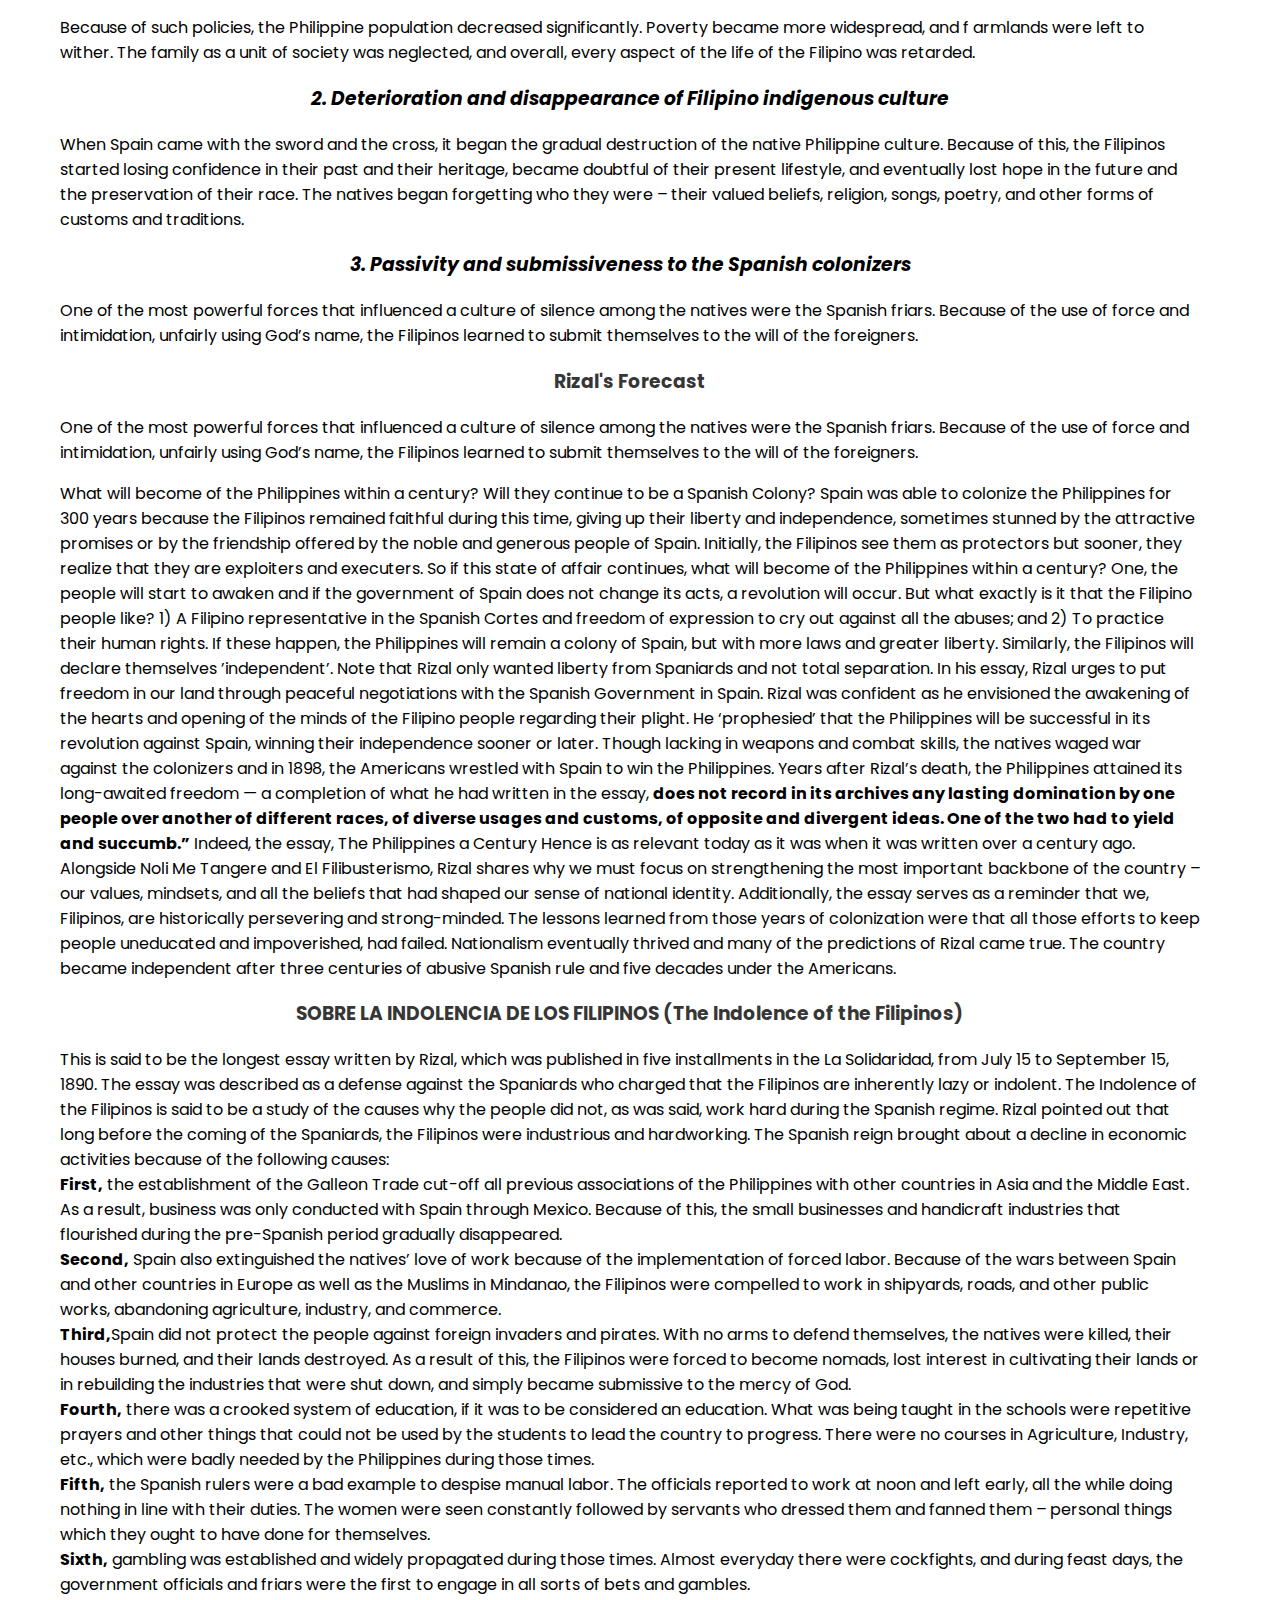
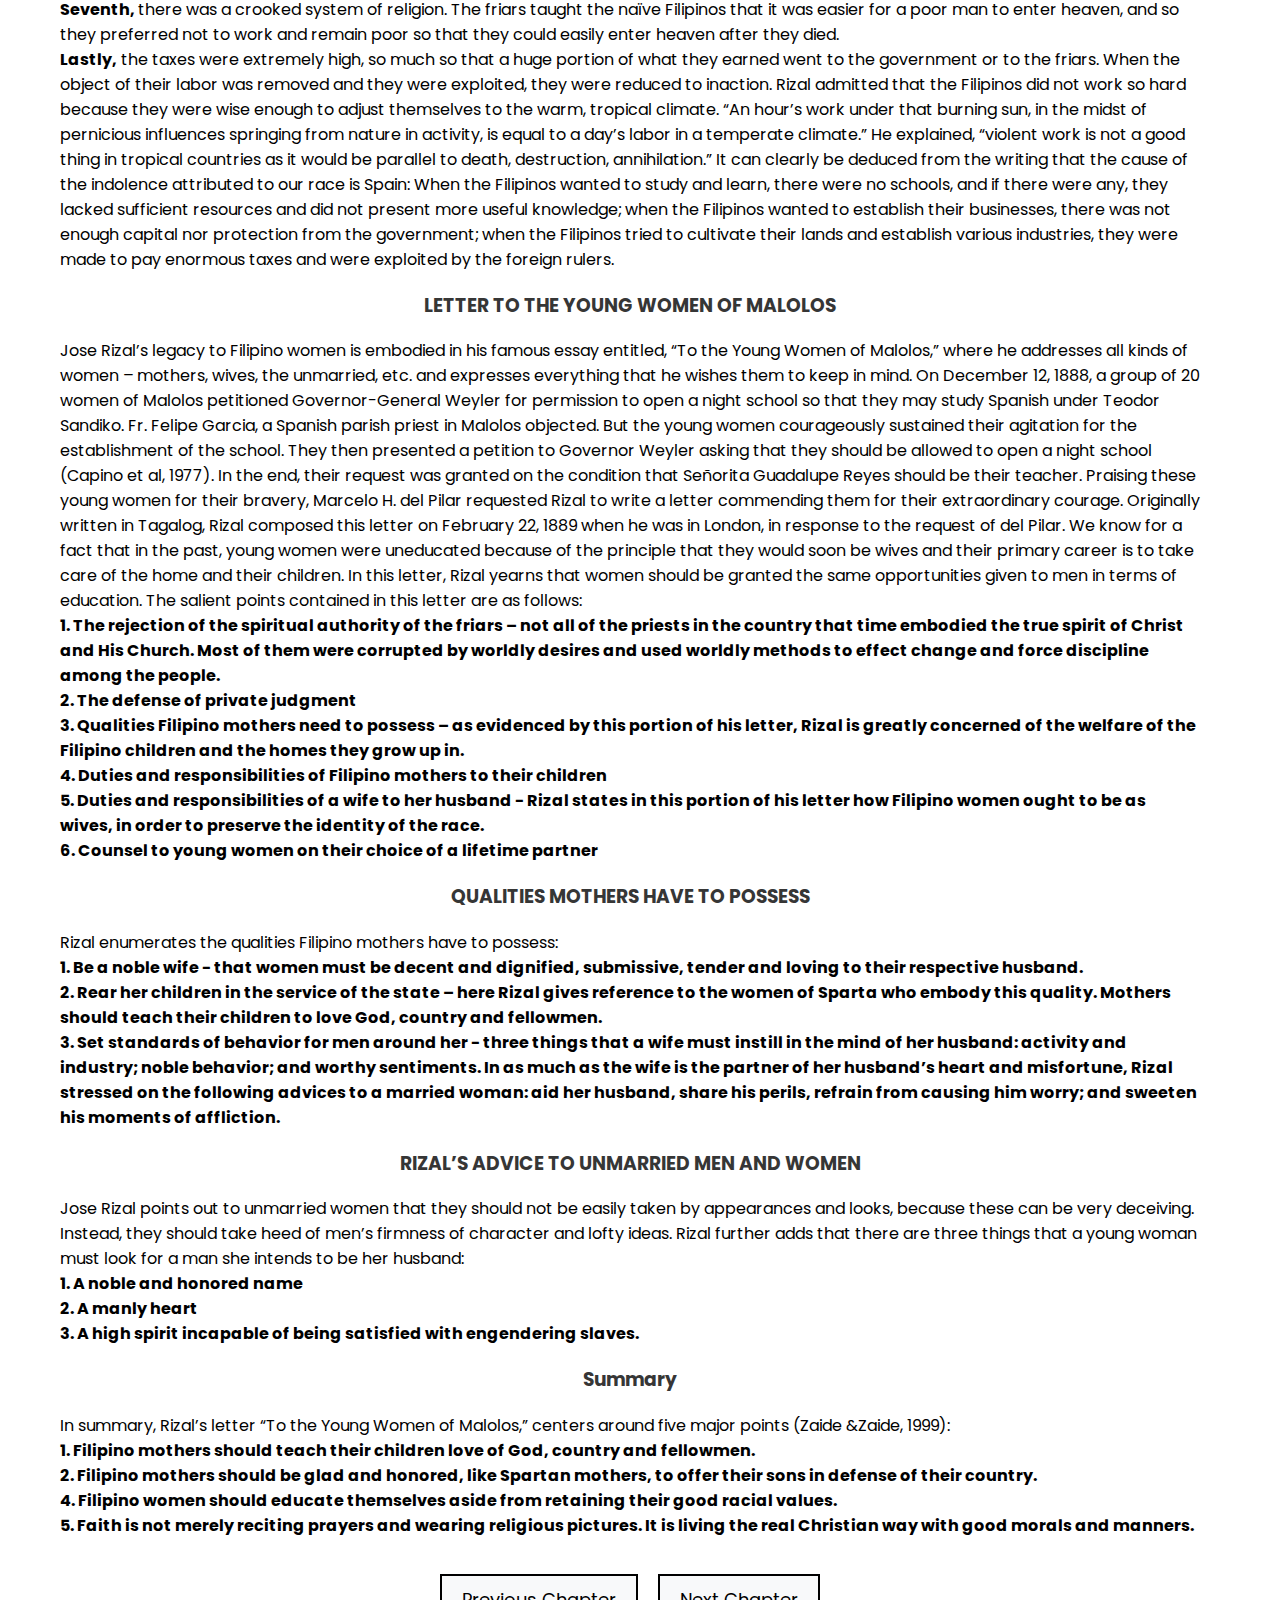
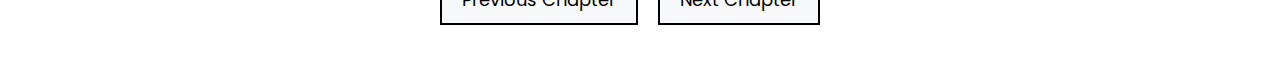
<file: chapters/chapter9.html>
<!DOCTYPE html>
<head>
    <title>Chapter 9: THE PHILIPPINES:A Century Hence</title>
    <meta charset="utf-8">
    <meta name="viewport" content="width=device-width, initial-scale=1">
    <link rel = "icon" href = "logotitle.png" type = "image/x-icon">
    <link rel="stylesheet" href="https://cdnjs.cloudflare.com/ajax/libs/font-awesome/4.7.0/css/font-awesome.min.css">
    <link rel="stylesheet" href="chapter9.css">
    <link href="https://fonts.googleapis.com/css2?family=Julius+Sans+One&display=swap" rel="stylesheet">
    <link href="https://fonts.googleapis.com/css2?family=Mohave:wght@300&display=swap" rel="stylesheet">
    <link href='https://unpkg.com/boxicons@2.1.4/css/boxicons.min.css' rel='stylesheet'>
    <link rel="stylesheet" href="https://cdnjs.cloudflare.com/ajax/libs/font-awesome/6.4.0/css/all.min.css">
    <link href="https://fonts.googleapis.com/css2?family=Poppins:wght@200;300&display=swap" rel="stylesheet">
<head>
<body>
    <nav class="navbar">
        <label class="switch">
            <input type="checkbox" id="dark-mode-toggle">
            <span class="slider"></span>
        </label>
    </nav>
    <div class="selector">
        <h3>Select Chapter:</h3>
        <select id="manga-chapters" name="manga-chapters" onchange="loadChapter()">
            <option value="/index.html">Chapter 0</option>
            <option value="chapter1.html">Chapter 1: The Rizal Law and It's Importance</option>
            <option value="chapter2.html">Chapter 2: The Revolutions</option>
            <option value="chapter3.html">Chapter 3: The Rizal Family</option>
            <option value="chapter4.html">Chapter 4: Rizal’s Life: Higher Education and Life Abroad</option>
            <option value="chapter5.html">Chapter 5: RIZAL’S LIFE: Exile,Trial, and Death</option>
            <option value="chapter6.html">Chapter 6: ANNOTATION OF ANTONIO MORGA’S Sucesos de las Islas Filipinas</option>
            <option value="chapter7.html">Chapter 7: NOLI ME TANGERE</option>
            <option value="chapter8.html">Chapter 8: EL FILIBUSTERISMO</option>
            <option value="chapter9.html">Chapter 9: THE PHILIPPINES:A Century Hence </option>
            <option value="chapter10.html">Chapter 10: JOSE RIZAL AND PHILIPPINE NATIONALISM: Bayani and Kabayanihan</option>
            <option value="chapter11.html">Chapter 11: JOSE RIZAL AND PHILIPPINE NATIONALISM: National Symbol</option>
        </select>
    </div>
    <div class="chapter9_container">
        <div class="content_container">
            <h2 class="h3_intro"> THE PHILIPPINES:A Century Hence</h2>
            <div class="image">
                <img src="book.jpeg" class=""  alt="Republic Act 1425">
                <h3 class="young">Rizal’s “Filipinas Dentro De Cien Años”</h3>
            </div>
            <p>
                Rizal’s “Filipinas Dentro De Cien Años” (translated as “The Philippines within One Hundred Years” or “The Philippines A Century Hence”) is 
                an essay meant to forecast the future of the country within a hundred years. This essay, published in La Solidaridad of Madrid, reflected Rizal’s 
                sentiments about the glorious past of the Philippines, the deterioration of the Philippine economy, and exposed the foundations of the native Filipinos’ 
                sufferings under the cruel Spanish rule. More importantly, Rizal, in the essay, warned Spain as regards the catastrophic end of its domination – a reminder 
                that it was time that Spain realizes that the circumstances that contributed to the French Revolution could have a powerful effect for her on the Philippine islands.
                Part of the purpose in writing the essay was to promote a sense of nationalism among the Filipinos – to awaken their minds and hearts so they would fight for their rights.
            </p>
            <div class="image">
                <img src="solaridad.jpg" class=""  alt="Republic Act 1425">
                <h3 class="young">La Solidaridad, the newspaper which serialized Rizal’s Filipinas Dentro De Cien Años</h3>
            </div>
            <h3 class="h3_intro"> CAUSES OF MISERIES</h3>
            <h3 class="young">1. Spain’s implementation of her military laws</h3>
            <p>
                Because of such policies, the Philippine population decreased significantly. Poverty became more widespread, and f
                armlands were left to wither. The family as a unit of society was neglected, and overall, every aspect of the life 
                of the Filipino was retarded.
            </p>
            <h3 class="young">2. Deterioration and disappearance of Filipino indigenous culture</h3>
            <p>
                When Spain came with the sword and the cross, it began the gradual destruction of the native Philippine culture. Because of 
                this, the Filipinos started losing confidence in their past and their heritage, became doubtful of their present lifestyle, and 
                eventually lost hope in the future and the preservation of their race. The natives began forgetting who they were – their valued 
                beliefs, religion, songs, poetry, and other forms of customs and traditions.
            </p>
            <h3 class="young">3. Passivity and submissiveness to the Spanish colonizers</h3>
            <p>
                One of the most powerful forces that influenced a culture of silence among the natives were the Spanish friars. 
                Because of the use of force and intimidation, unfairly using God’s name, the Filipinos learned to submit themselves 
                to the will of the foreigners.
            </p>
            <h3 class="h3_intro"> Rizal's Forecast</h3>
            <p>
                One of the most powerful forces that influenced a culture of silence among the natives were the Spanish friars. 
                Because of the use of force and intimidation, unfairly using God’s name, the Filipinos learned to submit themselves 
                to the will of the foreigners.
            </p>
            <p>
                What will become of the Philippines within a century? Will they continue to be a Spanish Colony? Spain was able to colonize the Philippines for 
                300 years because the Filipinos remained faithful during this time, giving up their liberty and independence, sometimes stunned by the attractive 
                promises or by the friendship offered by the noble and generous people of Spain.
                Initially, the Filipinos see them as protectors but sooner, they realize that they are exploiters and executers. So if this state of affair continues, 
                what will become of the Philippines within a century? One, the people will start to awaken and if the government of Spain does not change its acts, 
                a revolution will occur. But what exactly is it that the Filipino people like? 1) A Filipino representative in the Spanish Cortes and freedom of expression to 
                cry out against all the abuses; and 2) To practice their human rights. If these happen, the Philippines will remain a colony of Spain, but with more laws 
                and greater liberty. Similarly, the Filipinos will declare themselves ’independent’.
                Note that Rizal only wanted liberty from Spaniards and not total separation. In his essay, Rizal urges to put freedom in our land through peaceful negotiations 
                with the Spanish Government in Spain.
                Rizal was confident as he envisioned the awakening of the hearts and opening of the minds of the Filipino people regarding their plight. He ‘prophesied’ that the 
                Philippines will be successful in its revolution against Spain, winning their independence sooner or later. Though lacking in weapons and combat skills, the natives waged war 
                against the colonizers and in 1898, the Americans wrestled with Spain to win the Philippines.
                Years after Rizal’s death, the Philippines attained its long-awaited freedom — a completion of what he had written in the essay, <span class="bold"> does not record in its archives any 
                lasting domination by one people over another of different races, of diverse usages and customs, of opposite and divergent ideas. One of the two had to yield and succumb.”</span>
                Indeed, the essay, The Philippines a Century Hence is as relevant today as it was when it was written over a century ago. Alongside Noli Me Tangere and El Filibusterismo, Rizal 
                shares why we must focus on strengthening the most important backbone of the country – our values, mindsets, and all the beliefs that had shaped our sense of national identity.
                Additionally, the essay serves as a reminder that we, Filipinos, are historically persevering and strong-minded. The lessons learned from those years of colonization were that 
                all those efforts to keep people uneducated and impoverished, had failed. Nationalism eventually thrived and many of the predictions of Rizal came true. The country became 
                independent after three centuries of abusive Spanish rule and five decades under the Americans.
            </p>
            <h3 class="h3_intro">SOBRE LA INDOLENCIA DE LOS FILIPINOS
                (The Indolence of the Filipinos)</h3>
            <p>
                This is said to be the longest essay written by Rizal, which was published in five installments in the La Solidaridad, from July 15 to September 15, 1890. The essay 
                was described as a defense against the Spaniards who charged that the Filipinos are inherently lazy or indolent. The Indolence of the Filipinos is said to be a study 
                of the causes why the people did not, as was said, work hard during the Spanish regime. Rizal pointed out that long before the coming of the Spaniards, the Filipinos 
                were industrious and hardworking. The Spanish reign brought about a decline in economic activities because of the following causes:<br>
                <span class="bold"> First,</span> the establishment of the Galleon Trade cut-off all previous associations of the Philippines with other countries in Asia and the Middle East. 
                As a result, business was only conducted with Spain through Mexico. Because of this, the small businesses and handicraft industries that flourished 
                during the pre-Spanish period gradually disappeared.<br>
                <span class="bold"> Second,</span> Spain also extinguished the natives’ love of work because of the implementation of forced labor. Because of the wars between Spain and other 
                countries in Europe as well as the Muslims in Mindanao, the Filipinos were compelled to work in shipyards, roads, and other public works, abandoning agriculture, industry, and commerce.<br>
                <span class="bold"> Third,</span>Spain did not protect the people against foreign invaders and pirates. With no arms to defend themselves, the natives were killed, their houses 
                burned, and their lands destroyed. As a result of this, the Filipinos were forced to become nomads, lost interest in cultivating their lands or in rebuilding 
                the industries that were shut down, and simply became submissive to the mercy of God.<br>
                <span class="bold"> Fourth,</span> there was a crooked system of education, if it was to be considered an education. What was being taught in the schools were repetitive prayers 
                and other things that could not be used by the students to lead the country to progress. There were no courses in Agriculture, Industry, etc., which were 
                badly needed by the Philippines during those times.<br>
                <span class="bold"> Fifth,</span> the Spanish rulers were a bad example to despise manual labor. The officials reported to work at noon and left early, all the while doing nothing 
                in line with their duties. The women were seen constantly followed by servants who dressed them and fanned them – personal things which they ought to have done for themselves.<br>
                <span class="bold"> Sixth,</span> gambling was established and widely propagated during those times. Almost everyday there were cockfights, and during feast days, the government 
                officials and friars were the first to engage in all sorts of bets and gambles.<br>
                <span class="bold"> Seventh, </span>there was a crooked system of religion. The friars taught the naïve Filipinos that it was easier for a poor man to enter heaven, and so they 
                preferred not to work and remain poor so that they could easily enter heaven after they died.<br>
                <span class="bold">Lastly,</span> the taxes were extremely high, so much so that a huge portion of what they earned went to the government or to 
                the friars. When the object of their labor was removed and they were exploited, they were reduced to inaction.
                Rizal admitted that the Filipinos did not work so hard because they were wise enough to adjust themselves to the warm, 
                tropical climate. “An hour’s work under that burning sun, in the midst of pernicious influences springing from nature in 
                activity, is equal to a day’s labor in a temperate climate.” He explained, “violent work is not a good thing in tropical 
                countries as it would be parallel to death, destruction, annihilation.” It can clearly be deduced from the writing that the 
                cause of the indolence attributed to our race is Spain: When the Filipinos wanted to study and learn, there were no schools, 
                and if there were any, they lacked sufficient resources and did not present more useful knowledge; when the Filipinos wanted to 
                establish their businesses, there was not enough capital nor protection from the government; when the Filipinos tried to cultivate 
                their lands and establish various industries, they were made to pay enormous taxes and were exploited by the foreign rulers.
            </p>
            <h3 class="h3_intro">LETTER TO THE YOUNG WOMEN OF MALOLOS</h3>
            <p>
                Jose Rizal’s legacy to Filipino women is embodied in his famous essay entitled, “To the Young Women of Malolos,” where he addresses all 
                kinds of women – mothers, wives, the unmarried, etc. and expresses everything that he wishes them to keep in mind.
                On December 12, 1888, a group of 20 women of Malolos petitioned Governor-General Weyler for permission to open a night school so 
                that they may study Spanish under Teodor Sandiko. Fr. Felipe Garcia, a Spanish parish priest in Malolos objected. But the young women 
                courageously sustained their agitation for the establishment of the school. They then presented a petition to Governor Weyler 
                asking that they should be allowed to open a night school (Capino et al, 1977).
                In the end, their request was granted on the condition that Señorita Guadalupe Reyes should be their 
                teacher. Praising these young women for their bravery, Marcelo H. del Pilar requested Rizal to write a 
                letter commending them for their extraordinary courage.
                Originally written in Tagalog, Rizal composed this letter on February 22, 1889 when he was in London, 
                in response to the request of del Pilar. We know for a fact that in the past, young women were uneducated 
                because of the principle that they would soon be wives and their primary career is to take care of the home and 
                their children. In this letter, Rizal yearns that women should be granted the same opportunities given to men in terms of education.
                The salient points contained in this letter are as follows:<br>
                <span class="bold">1. The rejection of the spiritual authority of the friars – not all of the priests in the country that time embodied the true spirit of Christ 
                and His Church. Most of them were corrupted by worldly desires and used worldly methods to effect change and force discipline among the people.<br></span>
                <span class="bold">2. The defense of private judgment<br></span>
                <span class="bold">3. Qualities Filipino mothers need to possess – as evidenced by this portion of his letter, Rizal is greatly concerned of the welfare of the Filipino children and the homes they grow up in.<br></span>
                <span class="bold">4. Duties and responsibilities of Filipino mothers to their children<br></span>
                <span class="bold">5. Duties and responsibilities of a wife to her husband - Rizal states in this portion of his letter how Filipino women ought to be as wives, in order to preserve the identity of the race.<br></span>
                <span class="bold">6. Counsel to young women on their choice of a lifetime partner<br></span>
            </p>
            <h3 class="h3_intro">QUALITIES MOTHERS HAVE TO POSSESS</h3>
            <p>
                Rizal enumerates the qualities Filipino mothers have to possess:<br>
                <span class="bold">1. Be a noble wife - that women must be decent and dignified, submissive, tender and loving to their respective husband.<br></span>
                <span class="bold">2. Rear her children in the service of the state – here Rizal gives reference to the women of Sparta who embody this quality. 
                    Mothers should teach their children to love God, country and fellowmen.<br></span>
                <span class="bold">3. Set standards of behavior for men around her - three things that a wife must instill in the mind of her husband: 
                    activity and industry; noble behavior; and worthy sentiments. In as much as the wife is the partner of her husband’s heart and 
                    misfortune, Rizal stressed on the following advices to a married woman: aid her husband, share his perils, refrain from causing 
                    him worry; and sweeten his moments of affliction.<br></span>
            </p>
            <h3 class="h3_intro">RIZAL’S ADVICE TO UNMARRIED MEN AND WOMEN</h3>
            <p>
                Jose Rizal points out to unmarried women that they should not be easily taken by appearances and looks, because these can be very deceiving. Instead, they should take heed of men’s firmness of character and lofty ideas. Rizal further adds that there are three things that a young woman must look for a man she intends to be her husband:<br>
                <span class="bold">1. A noble and honored name<br></span>
                <span class="bold">2. A manly heart<br></span>
                <span class="bold">3. A high spirit incapable of being satisfied with engendering slaves.<br></span>
            </p>
            <h3 class="h3_intro">Summary</h3>
            <p>
                In summary, Rizal’s letter “To the Young Women of Malolos,” centers around five major points (Zaide &Zaide, 1999):<br>
                <span class="bold">1. Filipino mothers should teach their children love of God, country and fellowmen.<br></span>
                <span class="bold">2. Filipino mothers should be glad and honored, like Spartan mothers, to offer their sons in defense of their country.<br></span>
                <span class="bold">4. Filipino women should educate themselves aside from retaining their good racial values.<br></span>
                <span class="bold">5. Faith is not merely reciting prayers and wearing religious pictures. It is living the real Christian way with good morals and manners.<br></span>
            </p>
            <div class="button-container">
                <a href="chapter8.html" class="chapter-button past">Previous Chapter</a>
                <a href="chapter10.html" class="chapter-button next">Next Chapter</a>
            </div> 
        </div>
        <script src="script.js"></script>
        <script>
            function loadChapter() {
                var selectElement = document.getElementById('manga-chapters');
                var selectedValue = selectElement.options[selectElement.selectedIndex].value;
    
                // Now, 'selectedValue' contains the value of the selected option.
                // Use this value to navigate to the selected chapter.
                window.location.href = selectedValue;
            }
        </script>
    </div>
</file>
<file: about.css>
.about_section{
    display: flex;
    flex-direction: column;
    justify-content: center;
    align-items: center;
    width: 50%; 
    margin-top: 50px;
    margin: 90px auto; 
    text-align: center;
}
.about_title{
    font-size: 28px;
    font-family: 'Poppins', sans-serif;
}
.about_title_2{
    font-size: 28px;
    font-family: 'Poppins', sans-serif;
    margin-top: 50px;

}
.about_content{
    font-style: italic;
    font-weight: lighter;
    font-family: 'Poppins', sans-serif;
    font-size: large;
}
.about_contributors{
    font-family: 'Poppins', sans-serif;
    font-style: italic;
}
.con{
    font-size: 28px;
    font-style: italic;
    font-weight: 700;
}
@media screen and (max-width: 600px) {
    .about_section {
        width: 80%; 
    }
    .about_section p{
        font-size: 13px;
    }
}
</file>
<file: chapters.css>
.navbar{
    width: 100%;
    height: 80px;
    max-width: 1200px;
    margin: 20px auto;
    align-items: center;
    display: flex;
    justify-content: center;
}
.logo{
    color: rgb(0, 0, 0);
    font-family: 'Julius Sans One', sans-serif;
    font-size: 23px;
    margin-top: 10px;
    cursor: pointer;
    border: 1px solid rgb(0, 0, 0);
    padding: 5px;
}

.container {
    display: flex;
    flex-wrap: wrap;
    justify-content: center;
    max-width: 600px;
    margin: 50px auto; 
    align-items: center;
    background-color: #ebebeb;
    padding: 5% 5%;
    border: 6px dashed #8ec3d4;

}
.group button{
    width: 130px;
    background: rgb(80, 80, 80);
    color: white;
    border: none;
    padding: 10px 0;
    cursor: pointer;
    font-family: 'Julius Sans One', sans-serif;
}
.group{
    display: flex;
    flex-direction: column;
    align-items: center;
    justify-content: space-between;
    text-align: center;
    margin-bottom: 20px;
}
.div_images{
    width: 100%;
    box-shadow: 4px 4px 2px 3px #919191;
}
.item_1{
    background-size: cover;
    background-position: center;
}
.item_2{
    background-size: cover;
    background-position: center;
    position: relative;

}
.item_3{
    background-size: cover;
    background-position: center;
    position: relative;
}
.item_4{
    background-size: cover;
    background-position: center;
    position: relative;

}
.item_5{
    background-size: cover;
    background-position: center;
    position: relative;

}
.item_6{
    background-size: cover;
    background-position: center;
    position: relative;

}
.item_7{
    background-size: cover;
    background-position: center;
    position: relative;

}
.item_8{
    background-size: cover;
    background-position: center;
    position: relative;

}
.item_9{
    background-size: cover;
    background-position: center;
    position: relative;

}
.item_10{
    background-size: cover;
    background-position: center;
    position: relative;

}
.item_11{
    background-size: cover;
    background-position: center;
    position: relative;

}


h3 {
    text-align: center;
    font-family: 'Julius Sans One', sans-serif;
    

}
.group a{
    text-decoration: none;
    color: rgb(56, 56, 56);

}
.group button:hover{
    background: black;
    color: white;
}
.italic{
    font-style: italic;
}

@media (min-width: 600px) {
    .group {
        flex: 0 1 calc(33.33% - 10px);
        margin: 5px;
    }
    
}
@media (max-width: 600px ){
    .div_images{
        width: 50%;
    }
    .item_1 {
    margin: 1px;
    }
}
</file>
<file: chapters/chapter10.css>
:root{
    --primary-color: #edf2fc;
    --secondary-color: #363636;
}
.dark-mode{
    --primary-color: #363636;
    --secondary-color: #fff;

}
.navbar a {
    text-decoration: none;
}
.selector{
    display: flex;
    justify-content: center;
    align-items: center;
    flex-direction: column;
    font-family: 'Poppins', sans-serif;

}
#manga-chapters {
    width: 150px;
    padding: 10px;
    font-size: 14px;
    border-radius: 5px;
    border: 1px solid #ddd;
    font-family: 'Poppins', sans-serif;
    font-weight: 800;
}
.navbar{
    display: flex;
    width: 100%;
    justify-content: center;
    align-items: center;
    height: 10vh;
}
body {
    scroll-behavior: smooth;
}
.switch {
    position: relative;
    width: 40px;
    height: 20px;
}
.switch input {
    opacity: 0;
    width: 0;
    height: 0;
}
.slider {
    position: absolute;
    cursor: pointer;
    top: 0;
    left: 0;
    right: 0;
    bottom: 0;
    background-color: #ccc;
    transition: 0.4s;
    border-radius: 20px;
}
.slider:before {
    position: absolute;
    content: "";
    height: 16px;
    width: 16px;
    left: 2px;
    bottom: 2px;
    background-color: white;
    transition: 0.4s;
    border-radius: 50%;
}

input:checked + .slider {
    background-color: #fad91d;
}

input:focus + .slider {
    box-shadow: 0 0 1px #007bff;
}

input:checked + .slider:before {
    transform: translateX(20px);
}

.dark-mode {
    background-color: #333;
    color: #fff;
}

.h3_intro{
    color: var(--secondary-color);
    text-align: center;
}
.chapter10_container{
    display: flex;
    flex-wrap: wrap;
    justify-content: space-between;
    margin: 0 auto; 
    margin-top: 40px; 
    max-width: 1200px;
    font-family: 'Poppins', sans-serif;
}
.content_container{
    flex: 1 1 60%;
    padding-right: 20px;
    margin: 20px; 
}
.bold2{
    font-weight: bold;
    font-style: italic;
}
.rizals_1{
    width: 40%;
}
.image {
    flex: 1 1 30%;
    text-align: right;
    margin: 20px;  
    text-align: center;
}
.mid{
    text-align: center;
}
.image img {
    max-width: 70%;
    height: auto;
}
.bold{
    font-weight: bolder;
}
.button-container {
    display: flex;
    justify-content: center;
    gap: 20px;
    padding: 20px;
}
.young{
    font-style: italic;
    text-align: center;
}
a.chapter-button {
    background-color: #f8f9fa;
    border: 2px solid #6c757d;
    color: #6c757d;
    padding: 10px 20px;
    font-size: 18px;
    cursor: pointer;
    transition: 0.3s;
    text-decoration: none; 
    display: inline-block;  
}

a.chapter-button:hover {
    background-color: #000000;
    color: #f8f9fa;
}
.fellow{
    text-align: center;
}

a.chapter-button.past {
    border-color: #000000;
    color: #000000;
}

a.chapter-button.past:hover {
    background-color: #000000;
    color: #f8f9fa;
}

a.chapter-button.next {
    border-color: #000000;
    color: #000000;
}

a.chapter-button.next:hover {
    background-color: #000000;
    color: #f8f9fa;
}

@media only screen and (max-width: 800px) {
    .container {
        flex-direction: column;
    }

    .content_container, .image {
        flex: 1 1 100%;
        margin: 20px 0;  
    }
    .content_container{
        margin: 0 17px;
    }

    .content_container {
        padding-right: 0;
    }
    .navbar {
        display: flex;
        align-items: center;
        justify-content: center;
    }
}
</file>
<file: chapters/chapter11.css>
:root{
    --primary-color: #edf2fc;
    --secondary-color: #363636;
}
.dark-mode{
    --primary-color: #363636;
    --secondary-color: #fff;

}
.navbar a {
    text-decoration: none;
}
body {
    scroll-behavior: smooth;
}
.selector{
    display: flex;
    justify-content: center;
    align-items: center;
    flex-direction: column;
    font-family: 'Poppins', sans-serif;

}
#manga-chapters {
    width: 150px;
    padding: 10px;
    font-size: 14px;
    border-radius: 5px;
    border: 1px solid #ddd;
    font-family: 'Poppins', sans-serif;
    font-weight: 800;
}
.navbar{
    display: flex;
    width: 100%;
    justify-content: center;
    align-items: center;
    height: 10vh;
}
.switch {
    position: relative;
    width: 40px;
    height: 20px;
}
.switch input {
    opacity: 0;
    width: 0;
    height: 0;
}
.slider {
    position: absolute;
    cursor: pointer;
    top: 0;
    left: 0;
    right: 0;
    bottom: 0;
    background-color: #ccc;
    transition: 0.4s;
    border-radius: 20px;
}
.slider:before {
    position: absolute;
    content: "";
    height: 16px;
    width: 16px;
    left: 2px;
    bottom: 2px;
    background-color: white;
    transition: 0.4s;
    border-radius: 50%;
}

input:checked + .slider {
    background-color: #fad91d;
}

input:focus + .slider {
    box-shadow: 0 0 1px #007bff;
}

input:checked + .slider:before {
    transform: translateX(20px);
}

.dark-mode {
    background-color: #333;
    color: #fff;
}

.h3_intro{
    color: var(--secondary-color);
    text-align: center;
}.chapter11_container{
    display: flex;
    flex-wrap: wrap;
    justify-content: space-between;
    margin: 0 auto; 
    margin-top: 40px; 
    max-width: 1200px;
    font-family: 'Poppins', sans-serif;
}
.content_container{
    flex: 1 1 60%;
    padding-right: 20px;
    margin: 20px; 
}
.bold2{
    font-weight: bold;
    font-style: italic;
}
.rizals_1{
    width: 40%;
}
.image {
    flex: 1 1 30%;
    text-align: right;
    margin: 20px;  
    text-align: center;
}
.mid{
    text-align: center;
}
.image img {
    max-width: 70%;
    height: auto;
}
.bold{
    font-weight: bolder;
}
.button-container {
    display: flex;
    justify-content: center;
    gap: 20px;
    padding: 20px;
}
.young{
    font-style: italic;
    text-align: center;
}
a.chapter-button {
    background-color: #f8f9fa;
    border: 2px solid #6c757d;
    color: #6c757d;
    padding: 10px 20px;
    font-size: 18px;
    cursor: pointer;
    transition: 0.3s;
    text-decoration: none; 
    display: inline-block;  
}

a.chapter-button:hover {
    background-color: #000000;
    color: #f8f9fa;
}
.fellow{
    text-align: center;
}

a.chapter-button.past {
    border-color: #000000;
    color: #000000;
}

a.chapter-button.past:hover {
    background-color: #000000;
    color: #f8f9fa;
}

a.chapter-button.next {
    border-color: #000000;
    color: #000000;
}

a.chapter-button.next:hover {
    background-color: #000000;
    color: #f8f9fa;
}

@media only screen and (max-width: 800px) {
    .container {
        flex-direction: column;
    }

    .content_container, .image {
        flex: 1 1 100%;
        margin: 20px 0;  
    }
    .content_container{
        margin: 0 17px;
    }

    .content_container {
        padding-right: 0;
    }
    .navbar {
        display: flex;
        align-items: center;
        justify-content: center;
    }
}
</file>
<file: chapters/chapter2.css>
:root{
    --primary-color: #edf2fc;
    --secondary-color: #363636;
}
body {
    scroll-behavior: smooth;
}
.dark-mode{
    --primary-color: #363636;
    --secondary-color: #fff;

}
.navbar a {
    text-decoration: none;
}
.selector{
    display: flex;
    justify-content: center;
    align-items: center;
    flex-direction: column;
    font-family: 'Poppins', sans-serif;

}
#manga-chapters {
    width: 150px;
    padding: 10px;
    font-size: 14px;
    border-radius: 5px;
    border: 1px solid #ddd;
    font-family: 'Poppins', sans-serif;
    font-weight: 800;
}
.navbar{
    display: flex;
    width: 100%;
    justify-content: center;
    align-items: center;
    height: 10vh;
}
.switch {
    position: relative;
    width: 40px;
    height: 20px;
}
.switch input {
    opacity: 0;
    width: 0;
    height: 0;
}
.slider {
    position: absolute;
    cursor: pointer;
    top: 0;
    left: 0;
    right: 0;
    bottom: 0;
    background-color: #ccc;
    transition: 0.4s;
    border-radius: 20px;
}
.slider:before {
    position: absolute;
    content: "";
    height: 16px;
    width: 16px;
    left: 2px;
    bottom: 2px;
    background-color: white;
    transition: 0.4s;
    border-radius: 50%;
}

input:checked + .slider {
    background-color: #fad91d;
}

input:focus + .slider {
    box-shadow: 0 0 1px #007bff;
}

input:checked + .slider:before {
    transform: translateX(20px);
}

.dark-mode {
    background-color: #333;
    color: #fff;
}

.h3_intro{
    color: var(--secondary-color);
    text-align: center;
}
.chapter2_container{
    display: flex;
    flex-wrap: wrap;
    justify-content: space-between;
    margin: 0 auto; 
    margin-top: 40px; 
    max-width: 1200px;
    font-family: 'Poppins', sans-serif;
}
.content{
    flex: 1 1 60%;
    padding-right: 20px;
    margin: 20px; 
}
.h3_intro{
    color: var(--secondary-color);
    text-align: center;
    text-align: center;

}
.image {
    flex: 1 1 30%;
    text-align: right;
    margin: 20px;  
    text-align: center;
}

.image img {
    max-width: 70%;
    height: auto;
}
.bold{
    font-weight: bolder;
}
.button-container {
    display: flex;
    justify-content: center;
    gap: 20px;
    padding: 20px;
}

a.chapter-button {
    background-color: #f8f9fa;
    border: 2px solid #6c757d;
    color: #6c757d;
    padding: 10px 20px;
    font-size: 18px;
    cursor: pointer;
    transition: 0.3s;
    text-decoration: none; 
    display: inline-block;  
}

a.chapter-button:hover {
    background-color: #000000;
    color: #f8f9fa;
}

a.chapter-button.past {
    border-color: #000000;
    color: #000000;
}

a.chapter-button.past:hover {
    background-color: #000000;
    color: #f8f9fa;
}

a.chapter-button.next {
    border-color: #000000;
    color: #000000;
}

a.chapter-button.next:hover {
    background-color: #000000;
    color: #f8f9fa;
}


@media only screen and (max-width: 800px) {
    .container {
        flex-direction: column;
    }

    .content_container, .image {
        flex: 1 1 100%;
        margin: 20px 0;  
    }
    .content_container{
        margin: 0 17px;
    }

    .content {
        padding-right: 0;
    }
}
</file>
<file: chapters/chapter3.css>
:root{
    --primary-color: #edf2fc;
    --secondary-color: #363636;
}
.dark-mode{
    --primary-color: #363636;
    --secondary-color: #fff;

}
body {
    scroll-behavior: smooth;
}
.navbar a {
    text-decoration: none;
}
.selector{
    display: flex;
    justify-content: center;
    align-items: center;
    flex-direction: column;
    font-family: 'Poppins', sans-serif;

}
#manga-chapters {
    width: 150px;
    padding: 10px;
    font-size: 14px;
    border-radius: 5px;
    border: 1px solid #ddd;
    font-family: 'Poppins', sans-serif;
    font-weight: 800;
}
.navbar{
    display: flex;
    width: 100%;
    justify-content: center;
    align-items: center;
    height: 10vh;
}
.switch {
    position: relative;
    width: 40px;
    height: 20px;
}
.switch input {
    opacity: 0;
    width: 0;
    height: 0;
}
.slider {
    position: absolute;
    cursor: pointer;
    top: 0;
    left: 0;
    right: 0;
    bottom: 0;
    background-color: #ccc;
    transition: 0.4s;
    border-radius: 20px;
}
.slider:before {
    position: absolute;
    content: "";
    height: 16px;
    width: 16px;
    left: 2px;
    bottom: 2px;
    background-color: white;
    transition: 0.4s;
    border-radius: 50%;
}

input:checked + .slider {
    background-color: #fad91d;
}

input:focus + .slider {
    box-shadow: 0 0 1px #007bff;
}

input:checked + .slider:before {
    transform: translateX(20px);
}

.dark-mode {
    background-color: #333;
    color: #fff;
}

.h3_intro{
    color: var(--secondary-color);
    text-align: center;
}
.chapter3_container{
    display: flex;
    flex-wrap: wrap;
    justify-content: space-between;
    margin: 0 auto; 
    margin-top: 40px; 
    max-width: 1200px;
    font-family: 'Poppins', sans-serif;
}
.content_container{
    flex: 1 1 60%;
    padding-right: 20px;
    margin: 20px; 
}
.image {
    flex: 1 1 30%;
    text-align: right;
    margin: 20px;  
    text-align: center;
}

.image img {
    max-width: 70%;
    height: auto;
}
.bold{
    font-weight: bolder;
}
.button-container {
    display: flex;
    justify-content: center;
    gap: 20px;
    padding: 20px;
}
.young{
    font-style: italic;
}
a.chapter-button {
    background-color: #f8f9fa;
    border: 2px solid #6c757d;
    color: #6c757d;
    padding: 10px 20px;
    font-size: 18px;
    cursor: pointer;
    transition: 0.3s;
    text-decoration: none; 
    display: inline-block;  
}

a.chapter-button:hover {
    background-color: #000000;
    color: #f8f9fa;
}
.fellow{
    text-align: center;
}

a.chapter-button.past {
    border-color: #000000;
    color: #000000;
}

a.chapter-button.past:hover {
    background-color: #000000;
    color: #f8f9fa;
}

a.chapter-button.next {
    border-color: #000000;
    color: #000000;
}

a.chapter-button.next:hover {
    background-color: #000000;
    color: #f8f9fa;
}

@media only screen and (max-width: 800px) {
    .container {
        flex-direction: column;
    }

    .content_container, .image {
        flex: 1 1 100%;
        margin: 20px 0;  
    }
    .content_container{
        margin: 0 17px;
    }

    .content_container {
        padding-right: 0;
    }
    .navbar {
        display: flex;
        align-items: center;
        justify-content: center;
    }
}
</file>
<file: chapters/chapter4.css>
:root{
    --primary-color: #edf2fc;
    --secondary-color: #363636;
}
.dark-mode{
    --primary-color: #363636;
    --secondary-color: #fff;

}
.navbar a {
    text-decoration: none;
}
body {
    scroll-behavior: smooth;
}
.selector{
    display: flex;
    justify-content: center;
    align-items: center;
    flex-direction: column;
    font-family: 'Poppins', sans-serif;

}
#manga-chapters {
    width: 150px;
    padding: 10px;
    font-size: 14px;
    border-radius: 5px;
    border: 1px solid #ddd;
    font-family: 'Poppins', sans-serif;
    font-weight: 800;
}
.navbar{
    display: flex;
    width: 100%;
    justify-content: center;
    align-items: center;
    height: 10vh;
}
.switch {
    position: relative;
    width: 40px;
    height: 20px;
}
.switch input {
    opacity: 0;
    width: 0;
    height: 0;
}
.slider {
    position: absolute;
    cursor: pointer;
    top: 0;
    left: 0;
    right: 0;
    bottom: 0;
    background-color: #ccc;
    transition: 0.4s;
    border-radius: 20px;
}
.slider:before {
    position: absolute;
    content: "";
    height: 16px;
    width: 16px;
    left: 2px;
    bottom: 2px;
    background-color: white;
    transition: 0.4s;
    border-radius: 50%;
}

input:checked + .slider {
    background-color: #fad91d;
}

input:focus + .slider {
    box-shadow: 0 0 1px #007bff;
}

input:checked + .slider:before {
    transform: translateX(20px);
}

.dark-mode {
    background-color: #333;
    color: #fff;
}

.h3_intro{
    color: var(--secondary-color);
    text-align: center;
}
.chapter4_container{
    display: flex;
    flex-wrap: wrap;
    justify-content: space-between;
    margin: 0 auto; 
    margin-top: 40px; 
    max-width: 1200px;
    font-family: 'Poppins', sans-serif;
}
.content_container{
    flex: 1 1 60%;
    padding-right: 20px;
    margin: 20px; 
}

.image {
    flex: 1 1 30%;
    text-align: right;
    margin: 20px;  
    text-align: center;
}
.mid{
    text-align: center;
}
.image img {
    max-width: 70%;
    height: auto;
}
.bold{
    font-weight: bolder;
}
.button-container {
    display: flex;
    justify-content: center;
    gap: 20px;
    padding: 20px;
}
.young{
    font-style: italic;
}
a.chapter-button {
    background-color: #f8f9fa;
    border: 2px solid #6c757d;
    color: #6c757d;
    padding: 10px 20px;
    font-size: 18px;
    cursor: pointer;
    transition: 0.3s;
    text-decoration: none; 
    display: inline-block;  
}

a.chapter-button:hover {
    background-color: #000000;
    color: #f8f9fa;
}
.fellow{
    text-align: center;
}

a.chapter-button.past {
    border-color: #000000;
    color: #000000;
}

a.chapter-button.past:hover {
    background-color: #000000;
    color: #f8f9fa;
}

a.chapter-button.next {
    border-color: #000000;
    color: #000000;
}

a.chapter-button.next:hover {
    background-color: #000000;
    color: #f8f9fa;
}

@media only screen and (max-width: 800px) {
    .container {
        flex-direction: column;
    }

    .content_container, .image {
        flex: 1 1 100%;
        margin: 20px 0;  
    }
    .content_container{
        margin: 0 17px;
    }

    .content_container {
        padding-right: 0;
    }
    .navbar {
        display: flex;
        align-items: center;
        justify-content: center;
    }
}
</file>
<file: chapters/chapter5.css>
:root{
    --primary-color: #edf2fc;
    --secondary-color: #363636;
}
.dark-mode{
    --primary-color: #363636;
    --secondary-color: #fff;

}
.navbar a {
    text-decoration: none;
}
body {
    scroll-behavior: smooth;
}
.selector{
    display: flex;
    justify-content: center;
    align-items: center;
    flex-direction: column;
    font-family: 'Poppins', sans-serif;

}
#manga-chapters {
    width: 150px;
    padding: 10px;
    font-size: 14px;
    border-radius: 5px;
    border: 1px solid #ddd;
    font-family: 'Poppins', sans-serif;
    font-weight: 800;
}
.navbar{
    display: flex;
    width: 100%;
    justify-content: center;
    align-items: center;
    height: 10vh;
}
.switch {
    position: relative;
    width: 40px;
    height: 20px;
}
.switch input {
    opacity: 0;
    width: 0;
    height: 0;
}
.slider {
    position: absolute;
    cursor: pointer;
    top: 0;
    left: 0;
    right: 0;
    bottom: 0;
    background-color: #ccc;
    transition: 0.4s;
    border-radius: 20px;
}
.slider:before {
    position: absolute;
    content: "";
    height: 16px;
    width: 16px;
    left: 2px;
    bottom: 2px;
    background-color: white;
    transition: 0.4s;
    border-radius: 50%;
}

input:checked + .slider {
    background-color: #fad91d;
}

input:focus + .slider {
    box-shadow: 0 0 1px #007bff;
}

input:checked + .slider:before {
    transform: translateX(20px);
}

.dark-mode {
    background-color: #333;
    color: #fff;
}

.h3_intro{
    color: var(--secondary-color);
    text-align: center;
}
.chapter5_container{
    display: flex;
    flex-wrap: wrap;
    justify-content: space-between;
    margin: 0 auto; 
    margin-top: 40px; 
    max-width: 1200px;
    font-family: 'Poppins', sans-serif;
}
.content_container{
    flex: 1 1 60%;
    padding-right: 20px;
    margin: 20px; 
}
.image {
    flex: 1 1 30%;
    text-align: right;
    margin: 20px;  
    text-align: center;
}
.mid{
    text-align: center;
}
.image img {
    max-width: 70%;
    height: auto;
}
.bold{
    font-weight: bolder;
}
.button-container {
    display: flex;
    justify-content: center;
    gap: 20px;
    padding: 20px;
}
.young{
    font-style: italic;
}
a.chapter-button {
    background-color: #f8f9fa;
    border: 2px solid #6c757d;
    color: #6c757d;
    padding: 10px 20px;
    font-size: 18px;
    cursor: pointer;
    transition: 0.3s;
    text-decoration: none; 
    display: inline-block;  
}

a.chapter-button:hover {
    background-color: #000000;
    color: #f8f9fa;
}
.fellow{
    text-align: center;
}

a.chapter-button.past {
    border-color: #000000;
    color: #000000;
}

a.chapter-button.past:hover {
    background-color: #000000;
    color: #f8f9fa;
}

a.chapter-button.next {
    border-color: #000000;
    color: #000000;
}

a.chapter-button.next:hover {
    background-color: #000000;
    color: #f8f9fa;
}

@media only screen and (max-width: 800px) {
    .container {
        flex-direction: column;
    }

    .content_container, .image {
        flex: 1 1 100%;
        margin: 20px 0;  
    }
    .content_container{
        margin: 0 17px;
    }

    .content_container {
        padding-right: 0;
    }
    .navbar {
        display: flex;
        align-items: center;
        justify-content: center;
    }
}
</file>
<file: chapters/chapter6.css>
:root{
    --primary-color: #edf2fc;
    --secondary-color: #363636;
}
.dark-mode{
    --primary-color: #363636;
    --secondary-color: #fff;

}
.navbar a {
    text-decoration: none;
}
body {
    scroll-behavior: smooth;
}
.selector{
    display: flex;
    justify-content: center;
    align-items: center;
    flex-direction: column;
    font-family: 'Poppins', sans-serif;

}
#manga-chapters {
    width: 150px;
    padding: 10px;
    font-size: 14px;
    border-radius: 5px;
    border: 1px solid #ddd;
    font-family: 'Poppins', sans-serif;
    font-weight: 800;
}
.navbar{
    display: flex;
    width: 100%;
    justify-content: center;
    align-items: center;
    height: 10vh;
}
.switch {
    position: relative;
    width: 40px;
    height: 20px;
}
.switch input {
    opacity: 0;
    width: 0;
    height: 0;
}
.slider {
    position: absolute;
    cursor: pointer;
    top: 0;
    left: 0;
    right: 0;
    bottom: 0;
    background-color: #ccc;
    transition: 0.4s;
    border-radius: 20px;
}
.slider:before {
    position: absolute;
    content: "";
    height: 16px;
    width: 16px;
    left: 2px;
    bottom: 2px;
    background-color: white;
    transition: 0.4s;
    border-radius: 50%;
}

input:checked + .slider {
    background-color: #fad91d;
}

input:focus + .slider {
    box-shadow: 0 0 1px #007bff;
}

input:checked + .slider:before {
    transform: translateX(20px);
}

.dark-mode {
    background-color: #333;
    color: #fff;
}

.h3_intro{
    color: var(--secondary-color);
    text-align: center;
}
.chapter6_container{
    display: flex;
    flex-wrap: wrap;
    justify-content: space-between;
    margin: 0 auto; 
    margin-top: 40px; 
    max-width: 1200px;
    font-family: 'Poppins', sans-serif;
}
.content_container{
    flex: 1 1 60%;
    padding-right: 20px;
    margin: 20px; 
}
.image {
    flex: 1 1 30%;
    text-align: right;
    margin: 20px;  
    text-align: center;
}
.mid{
    text-align: center;
}
.image img {
    max-width: 70%;
    height: auto;
}
.bold{
    font-weight: bolder;
}
.button-container {
    display: flex;
    justify-content: center;
    gap: 20px;
    padding: 20px;
}
.young{
    font-style: italic;
}
a.chapter-button {
    background-color: #f8f9fa;
    border: 2px solid #6c757d;
    color: #6c757d;
    padding: 10px 20px;
    font-size: 18px;
    cursor: pointer;
    transition: 0.3s;
    text-decoration: none; 
    display: inline-block;  
}

a.chapter-button:hover {
    background-color: #000000;
    color: #f8f9fa;
}
.fellow{
    text-align: center;
}

a.chapter-button.past {
    border-color: #000000;
    color: #000000;
}

a.chapter-button.past:hover {
    background-color: #000000;
    color: #f8f9fa;
}

a.chapter-button.next {
    border-color: #000000;
    color: #000000;
}

a.chapter-button.next:hover {
    background-color: #000000;
    color: #f8f9fa;
}

@media only screen and (max-width: 800px) {
    .container {
        flex-direction: column;
    }

    .content_container, .image {
        flex: 1 1 100%;
        margin: 20px 0;  
    }
    .content_container{
        margin: 0 17px;
    }

    .content_container {
        padding-right: 0;
    }
    .navbar {
        display: flex;
        align-items: center;
        justify-content: center;
    }
}
</file>
<file: chapters/chapter7.css>
:root{
    --primary-color: #edf2fc;
    --secondary-color: #363636;
}
.dark-mode{
    --primary-color: #363636;
    --secondary-color: #fff;

}
.navbar a {
    text-decoration: none;
}
body {
    scroll-behavior: smooth;
}
.selector{
    display: flex;
    justify-content: center;
    align-items: center;
    flex-direction: column;
    font-family: 'Poppins', sans-serif;

}
#manga-chapters {
    width: 150px;
    padding: 10px;
    font-size: 14px;
    border-radius: 5px;
    border: 1px solid #ddd;
    font-family: 'Poppins', sans-serif;
    font-weight: 800;
}
.navbar{
    display: flex;
    width: 100%;
    justify-content: center;
    align-items: center;
    height: 10vh;
}
.switch {
    position: relative;
    width: 40px;
    height: 20px;
}
.switch input {
    opacity: 0;
    width: 0;
    height: 0;
}
.slider {
    position: absolute;
    cursor: pointer;
    top: 0;
    left: 0;
    right: 0;
    bottom: 0;
    background-color: #ccc;
    transition: 0.4s;
    border-radius: 20px;
}
.slider:before {
    position: absolute;
    content: "";
    height: 16px;
    width: 16px;
    left: 2px;
    bottom: 2px;
    background-color: white;
    transition: 0.4s;
    border-radius: 50%;
}

input:checked + .slider {
    background-color: #fad91d;
}

input:focus + .slider {
    box-shadow: 0 0 1px #007bff;
}

input:checked + .slider:before {
    transform: translateX(20px);
}

.dark-mode {
    background-color: #333;
    color: #fff;
}

.h3_intro{
    color: var(--secondary-color);
    text-align: center;
}
.chapter7_container{
    display: flex;
    flex-wrap: wrap;
    justify-content: space-between;
    margin: 0 auto; 
    margin-top: 40px; 
    max-width: 1200px;
    font-family: 'Poppins', sans-serif;
}
.content_container{
    flex: 1 1 60%;
    padding-right: 20px;
    margin: 20px; 
}
.rizals_1{
    width: 40%;
}
.image {
    flex: 1 1 30%;
    text-align: right;
    margin: 20px;  
    text-align: center;
}
.mid{
    text-align: center;
}
.image img {
    max-width: 70%;
    height: auto;
}
.bold{
    font-weight: bolder;
}
.button-container {
    display: flex;
    justify-content: center;
    gap: 20px;
    padding: 20px;
}
.young{
    font-style: italic;
    text-align: center;
}
a.chapter-button {
    background-color: #f8f9fa;
    border: 2px solid #6c757d;
    color: #6c757d;
    padding: 10px 20px;
    font-size: 18px;
    cursor: pointer;
    transition: 0.3s;
    text-decoration: none; 
    display: inline-block;  
}

a.chapter-button:hover {
    background-color: #000000;
    color: #f8f9fa;
}
.fellow{
    text-align: center;
}

a.chapter-button.past {
    border-color: #000000;
    color: #000000;
}

a.chapter-button.past:hover {
    background-color: #000000;
    color: #f8f9fa;
}

a.chapter-button.next {
    border-color: #000000;
    color: #000000;
}

a.chapter-button.next:hover {
    background-color: #000000;
    color: #f8f9fa;
}

@media only screen and (max-width: 800px) {
    .container {
        flex-direction: column;
    }

    .content_container, .image {
        flex: 1 1 100%;
        margin: 20px 0;  
    }
    .content_container{
        margin: 0 17px;
    }

    .content_container {
        padding-right: 0;
    }
    .navbar {
        display: flex;
        align-items: center;
        justify-content: center;
    }
}
</file>
<file: chapters/chapter8.css>
:root{
    --primary-color: #edf2fc;
    --secondary-color: #363636;
}
.dark-mode{
    --primary-color: #363636;
    --secondary-color: #fff;

}
.navbar a {
    text-decoration: none;
}
body {
    scroll-behavior: smooth;
}
.selector{
    display: flex;
    justify-content: center;
    align-items: center;
    flex-direction: column;
    font-family: 'Poppins', sans-serif;

}
#manga-chapters {
    width: 150px;
    padding: 10px;
    font-size: 14px;
    border-radius: 5px;
    border: 1px solid #ddd;
    font-family: 'Poppins', sans-serif;
    font-weight: 800;
}
.navbar{
    display: flex;
    width: 100%;
    justify-content: center;
    align-items: center;
    height: 10vh;
}
.switch {
    position: relative;
    width: 40px;
    height: 20px;
}
.switch input {
    opacity: 0;
    width: 0;
    height: 0;
}
.slider {
    position: absolute;
    cursor: pointer;
    top: 0;
    left: 0;
    right: 0;
    bottom: 0;
    background-color: #ccc;
    transition: 0.4s;
    border-radius: 20px;
}
.slider:before {
    position: absolute;
    content: "";
    height: 16px;
    width: 16px;
    left: 2px;
    bottom: 2px;
    background-color: white;
    transition: 0.4s;
    border-radius: 50%;
}

input:checked + .slider {
    background-color: #fad91d;
}

input:focus + .slider {
    box-shadow: 0 0 1px #007bff;
}

input:checked + .slider:before {
    transform: translateX(20px);
}

.dark-mode {
    background-color: #333;
    color: #fff;
}

.h3_intro{
    color: var(--secondary-color);
    text-align: center;
}
.chapter8_container{
    display: flex;
    flex-wrap: wrap;
    justify-content: space-between;
    margin: 0 auto; 
    margin-top: 40px; 
    max-width: 1200px;
    font-family: 'Poppins', sans-serif;
}
.content_container{
    flex: 1 1 60%;
    padding-right: 20px;
    margin: 20px; 
}
.rizals_1{
    width: 40%;
}
.image {
    flex: 1 1 30%;
    text-align: right;
    margin: 20px;  
    text-align: center;
}
.mid{
    text-align: center;
}
.image img {
    max-width: 70%;
    height: auto;
}
.bold{
    font-weight: bolder;
}
.button-container {
    display: flex;
    justify-content: center;
    gap: 20px;
    padding: 20px;
}
.young{
    font-style: italic;
    text-align: center;
}
a.chapter-button {
    background-color: #f8f9fa;
    border: 2px solid #6c757d;
    color: #6c757d;
    padding: 10px 20px;
    font-size: 18px;
    cursor: pointer;
    transition: 0.3s;
    text-decoration: none; 
    display: inline-block;  
}

a.chapter-button:hover {
    background-color: #000000;
    color: #f8f9fa;
}
.fellow{
    text-align: center;
}

a.chapter-button.past {
    border-color: #000000;
    color: #000000;
}

a.chapter-button.past:hover {
    background-color: #000000;
    color: #f8f9fa;
}

a.chapter-button.next {
    border-color: #000000;
    color: #000000;
}

a.chapter-button.next:hover {
    background-color: #000000;
    color: #f8f9fa;
}

@media only screen and (max-width: 800px) {
    .container {
        flex-direction: column;
    }

    .content_container, .image {
        flex: 1 1 100%;
        margin: 20px 0;  
    }
    .content_container{
        margin: 0 17px;
    }

    .content_container {
        padding-right: 0;
    }
    .navbar {
        display: flex;
        align-items: center;
        justify-content: center;
    }
}
</file>
<file: chapters/chapter9.css>
:root{
    --primary-color: #edf2fc;
    --secondary-color: #363636;
}
.dark-mode{
    --primary-color: #363636;
    --secondary-color: #fff;

}
.navbar a {
    text-decoration: none;
}
.selector{
    display: flex;
    justify-content: center;
    align-items: center;
    flex-direction: column;
    font-family: 'Poppins', sans-serif;

}
#manga-chapters {
    width: 150px;
    padding: 10px;
    font-size: 14px;
    border-radius: 5px;
    border: 1px solid #ddd;
    font-family: 'Poppins', sans-serif;
    font-weight: 800;
}
.navbar{
    display: flex;
    width: 100%;
    justify-content: center;
    align-items: center;
    height: 10vh;
}
body {
    scroll-behavior: smooth;
}
.switch {
    position: relative;
    width: 40px;
    height: 20px;
}
.switch input {
    opacity: 0;
    width: 0;
    height: 0;
}
.slider {
    position: absolute;
    cursor: pointer;
    top: 0;
    left: 0;
    right: 0;
    bottom: 0;
    background-color: #ccc;
    transition: 0.4s;
    border-radius: 20px;
}
.slider:before {
    position: absolute;
    content: "";
    height: 16px;
    width: 16px;
    left: 2px;
    bottom: 2px;
    background-color: white;
    transition: 0.4s;
    border-radius: 50%;
}

input:checked + .slider {
    background-color: #fad91d;
}

input:focus + .slider {
    box-shadow: 0 0 1px #007bff;
}

input:checked + .slider:before {
    transform: translateX(20px);
}

.dark-mode {
    background-color: #333;
    color: #fff;
}

.h3_intro{
    color: var(--secondary-color);
    text-align: center;
}
.chapter9_container{
    display: flex;
    flex-wrap: wrap;
    justify-content: space-between;
    margin: 0 auto; 
    margin-top: 40px; 
    max-width: 1200px;
    font-family: 'Poppins', sans-serif;
}
.content_container{
    flex: 1 1 60%;
    padding-right: 20px;
    margin: 20px; 
}
.rizals_1{
    width: 40%;
}
.image {
    flex: 1 1 30%;
    text-align: right;
    margin: 20px;  
    text-align: center;
}
.mid{
    text-align: center;
}
.image img {
    max-width: 70%;
    height: auto;
}
.bold{
    font-weight: bolder;
}
.button-container {
    display: flex;
    justify-content: center;
    gap: 20px;
    padding: 20px;
}
.young{
    font-style: italic;
    text-align: center;
}
a.chapter-button {
    background-color: #f8f9fa;
    border: 2px solid #6c757d;
    color: #6c757d;
    padding: 10px 20px;
    font-size: 18px;
    cursor: pointer;
    transition: 0.3s;
    text-decoration: none; 
    display: inline-block;  
}

a.chapter-button:hover {
    background-color: #000000;
    color: #f8f9fa;
}
.fellow{
    text-align: center;
}

a.chapter-button.past {
    border-color: #000000;
    color: #000000;
}

a.chapter-button.past:hover {
    background-color: #000000;
    color: #f8f9fa;
}

a.chapter-button.next {
    border-color: #000000;
    color: #000000;
}

a.chapter-button.next:hover {
    background-color: #000000;
    color: #f8f9fa;
}

@media only screen and (max-width: 800px) {
    .container {
        flex-direction: column;
    }

    .content_container, .image {
        flex: 1 1 100%;
        margin: 20px 0;  
    }
    .content_container{
        margin: 0 17px;
    }

    .content_container {
        padding-right: 0;
    }
    .navbar {
        display: flex;
        align-items: center;
        justify-content: center;
    }
}
</file>
